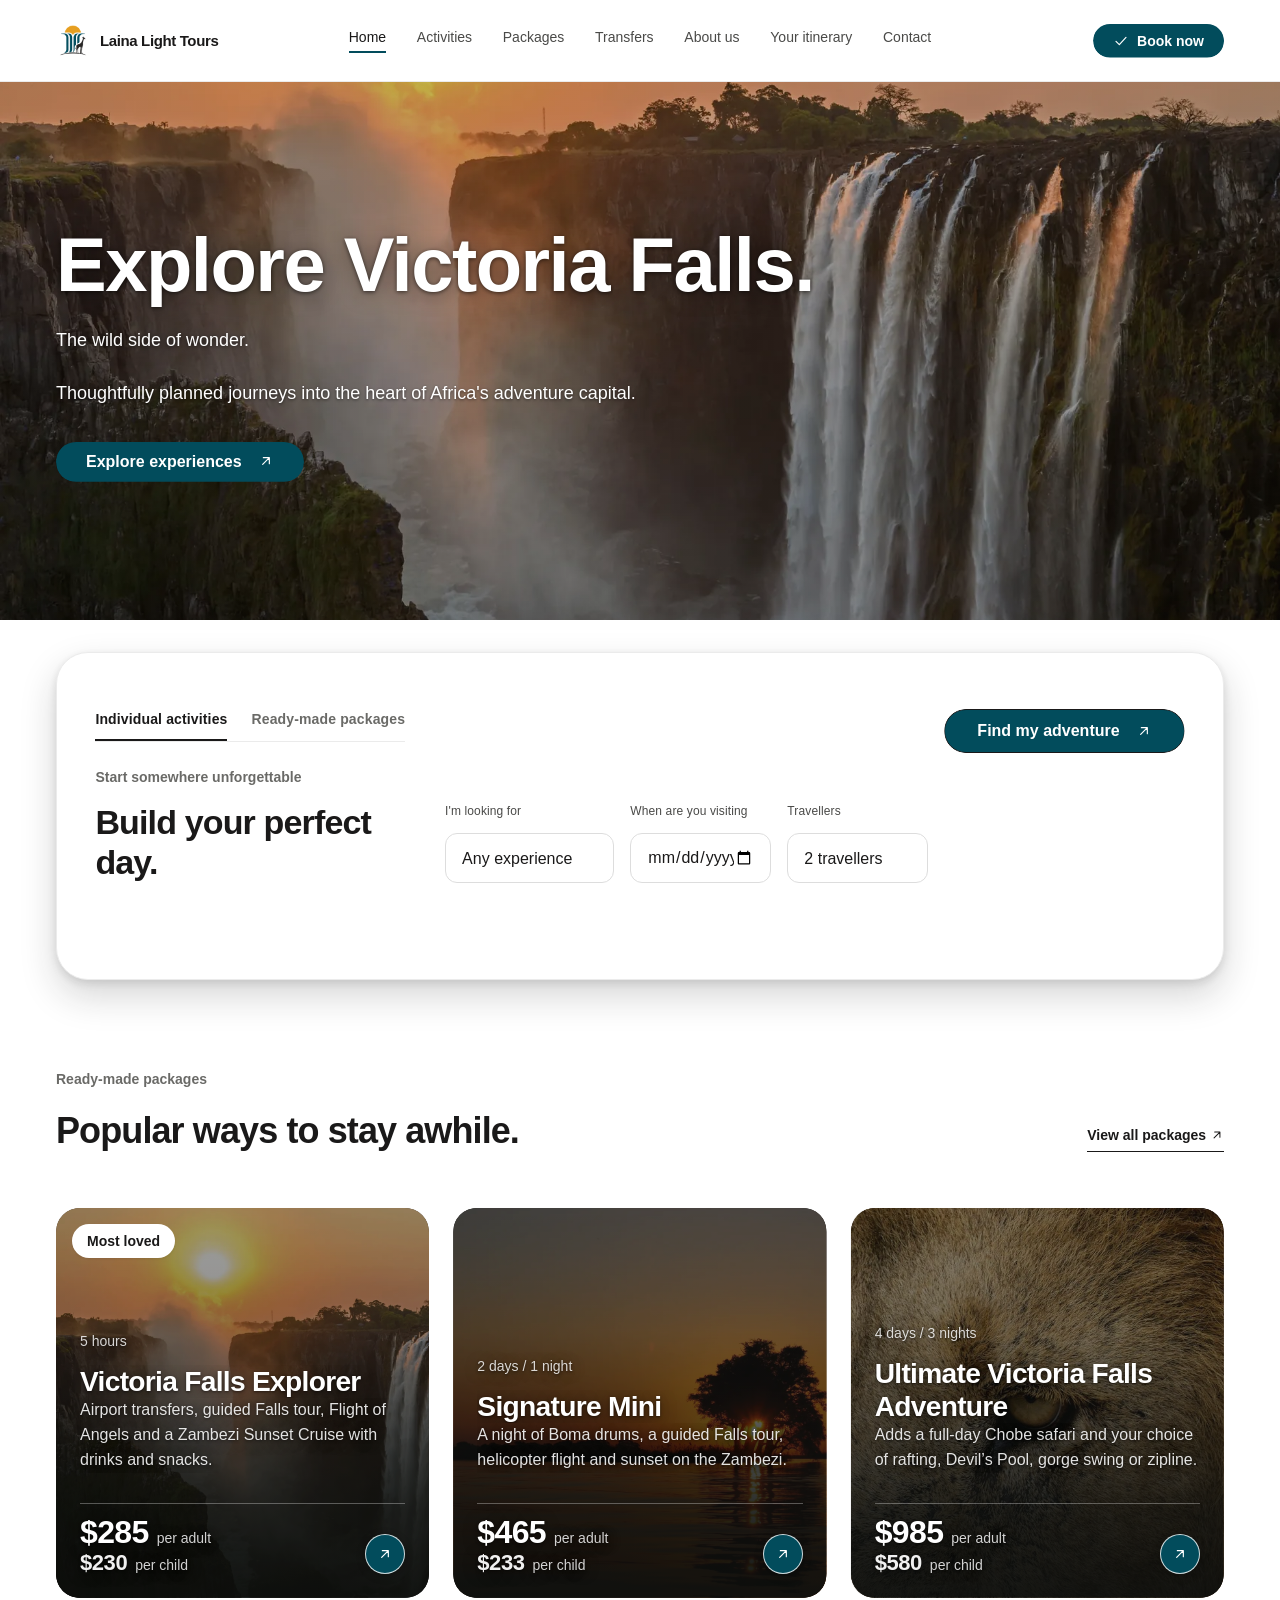
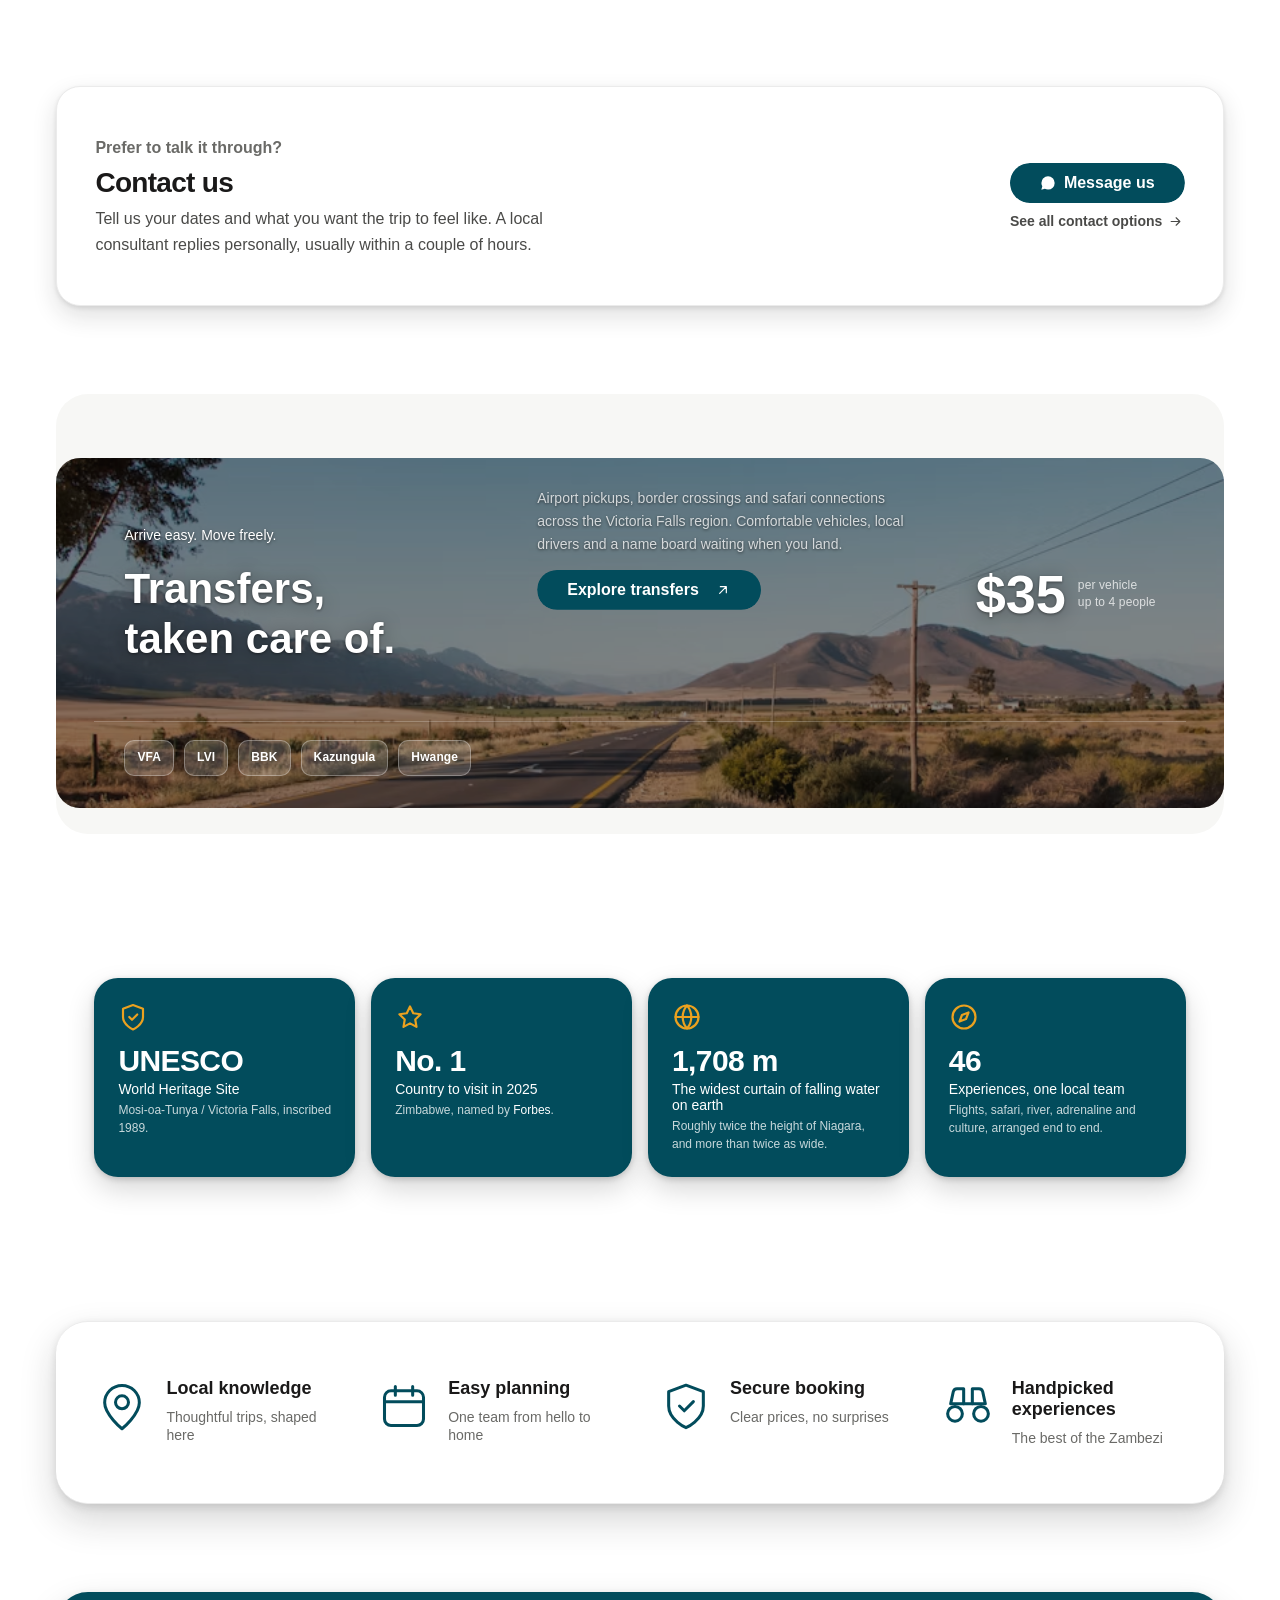
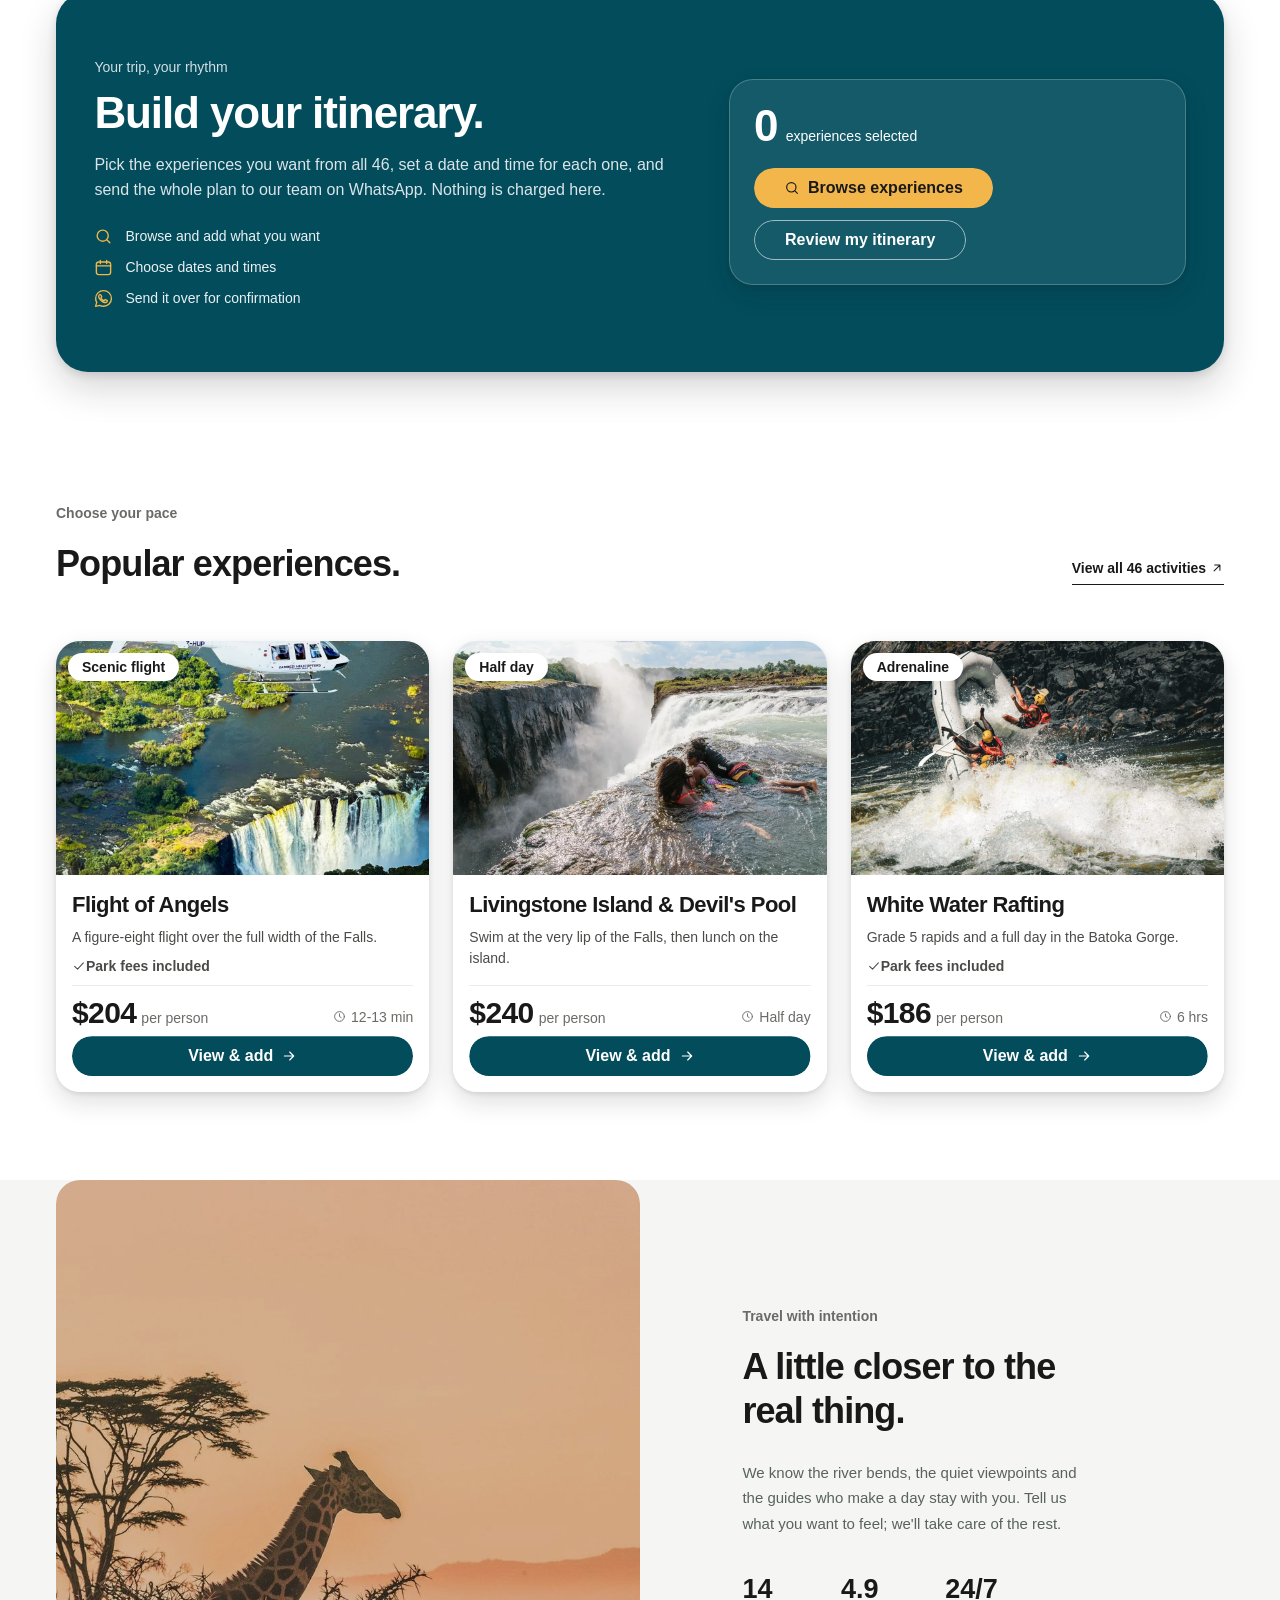
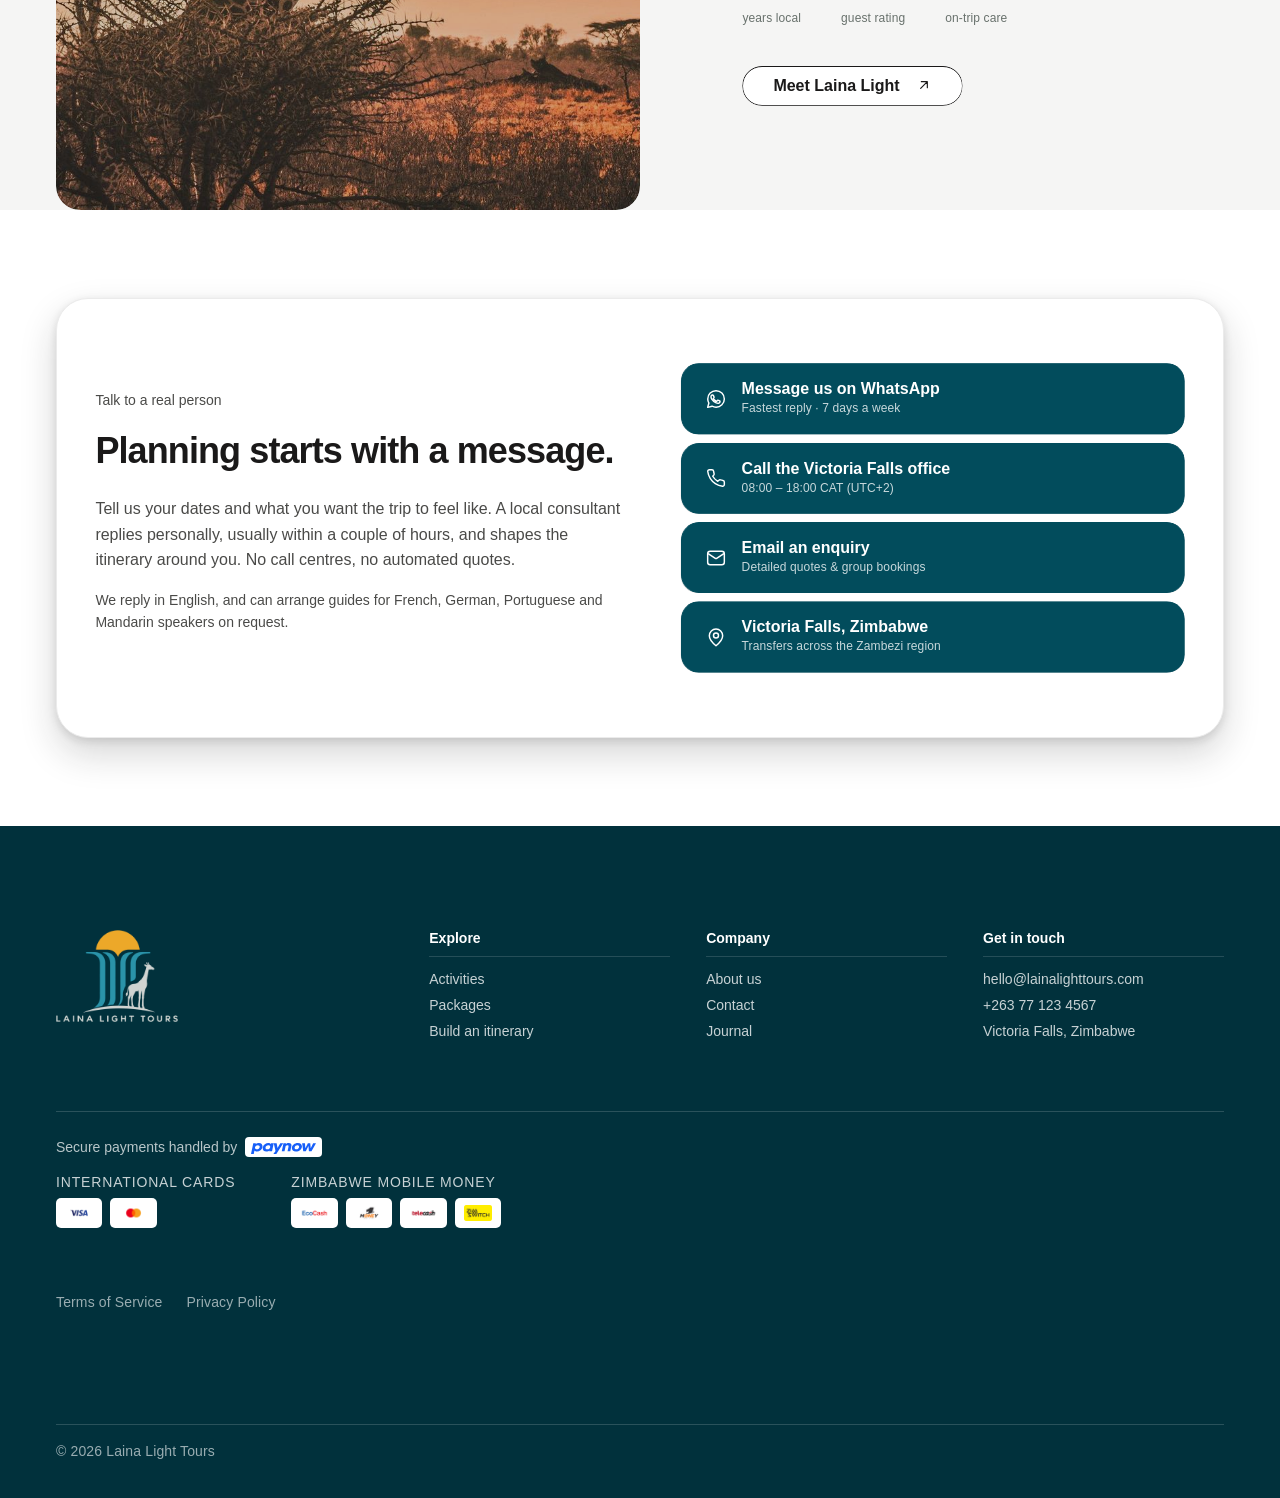
<file: index.html>
<!doctype html>
<html lang="en">
<head>
  <meta charset="UTF-8">
  <meta name="viewport" content="width=device-width, initial-scale=1.0">
  <meta name="description" content="Victoria Falls tour operator. Scenic flights, safaris, river cruises, adrenaline and airport transfers, arranged personally with trusted local partners.">
  <title>Laina Light Tours | Victoria Falls Tours, Safaris & Transfers</title>
    <link rel="preload" as="image" href="hero-waterfall.webp" fetchpriority="high">
  <link rel="stylesheet" href="styles.css?v=202609012115">
  <link rel="stylesheet" href="typography.css?v=202609012115">
  <link rel="stylesheet" href="hero.css?v=202609012115">
  <link rel="stylesheet" href="image-treatment.css?v=202609012115">
  <link rel="stylesheet" href="nav.css?v=202609012115">
  <link rel="stylesheet" href="card-treatment.css?v=202609012115">
  <link rel="stylesheet" href="story.css?v=202609012115">
  <link rel="stylesheet" href="motion.css?v=202609020826">
  <link rel="stylesheet" href="design-system.css?v=202609020826">
  <link rel="icon" href="/favicon.ico" sizes="any">
  <link rel="icon" type="image/png" sizes="32x32" href="/favicon-32x32.png">
  <link rel="icon" type="image/png" sizes="16x16" href="/favicon-16x16.png">
  <link rel="apple-touch-icon" sizes="180x180" href="/apple-touch-icon.png">
  <link rel="manifest" href="/site.webmanifest">
  <meta name="theme-color" content="#024c5c">

  <link rel="canonical" href="https://laina-light-tours.brandonmuchenje01.workers.dev/">
  <meta property="og:type" content="website">
  <meta property="og:site_name" content="Laina Light Tours">
  <meta property="og:locale" content="en_ZW">
  <meta property="og:url" content="https://laina-light-tours.brandonmuchenje01.workers.dev/">
  <meta property="og:title" content="Laina Light Tours | Victoria Falls Tours, Safaris & Transfers">
  <meta property="og:description" content="Victoria Falls tour operator. Scenic flights, safaris, river cruises, adrenaline and airport transfers, arranged personally with trusted local partners.">
  <meta property="og:image" content="https://laina-light-tours.brandonmuchenje01.workers.dev/hero-waterfall.webp">
  <meta property="og:image:alt" content="Victoria Falls, Zimbabwe">
  <meta name="twitter:card" content="summary_large_image">
  <meta name="twitter:title" content="Laina Light Tours | Victoria Falls Tours, Safaris & Transfers">
  <meta name="twitter:description" content="Victoria Falls tour operator. Scenic flights, safaris, river cruises, adrenaline and airport transfers, arranged personally with trusted local partners.">
  <meta name="twitter:image" content="https://laina-light-tours.brandonmuchenje01.workers.dev/hero-waterfall.webp">
  <script type="application/ld+json">{"@context": "https://schema.org", "@type": "TravelAgency", "@id": "https://laina-light-tours.brandonmuchenje01.workers.dev/#organisation", "name": "Laina Light Tours", "url": "https://laina-light-tours.brandonmuchenje01.workers.dev/", "logo": "https://laina-light-tours.brandonmuchenje01.workers.dev/Laina%20Light%20Tours%20Logo.png", "image": "https://laina-light-tours.brandonmuchenje01.workers.dev/hero-waterfall.webp", "description": "Victoria Falls tour operator specialising in guided activities, adventures and packages, working with trusted local partners.", "address": {"@type": "PostalAddress", "addressLocality": "Victoria Falls", "addressCountry": "ZW"}, "areaServed": [{"@type": "Place", "name": "Victoria Falls, Zimbabwe"}, {"@type": "Place", "name": "Livingstone, Zambia"}, {"@type": "Place", "name": "Kasane, Botswana"}, {"@type": "Place", "name": "Hwange National Park"}], "currenciesAccepted": "USD", "paymentAccepted": "Visa, Mastercard, EcoCash, OneMoney, Telecash, ZimSwitch", "knowsLanguage": ["en"]}</script>
  <script type="application/ld+json">{"@context": "https://schema.org", "@type": "WebSite", "@id": "https://laina-light-tours.brandonmuchenje01.workers.dev/#website", "url": "https://laina-light-tours.brandonmuchenje01.workers.dev/", "name": "Laina Light Tours", "publisher": {"@id": "https://laina-light-tours.brandonmuchenje01.workers.dev/#organisation"}, "inLanguage": "en"}</script>
  <script type="application/ld+json">{"@context": "https://schema.org", "@type": "TouristAttraction", "name": "Victoria Falls (Mosi-oa-Tunya)", "description": "A UNESCO World Heritage Site on the Zambezi between Zimbabwe and Zambia, and the widest curtain of falling water on earth.", "url": "https://laina-light-tours.brandonmuchenje01.workers.dev/", "image": "https://laina-light-tours.brandonmuchenje01.workers.dev/hero-waterfall.webp", "touristType": ["Adventure", "Wildlife", "Family", "Couples"], "address": {"@type": "PostalAddress", "addressLocality": "Victoria Falls", "addressCountry": "ZW"}}</script>
</head>
<body>
<svg xmlns="http://www.w3.org/2000/svg" style="display:none" aria-hidden="true" focusable="false"><defs>
<symbol id="i-arrow-up-right" viewBox="0 0 24 24"><path d="M7 17 17 7M8 7h9v9"/></symbol>
<symbol id="i-arrow-down" viewBox="0 0 24 24"><path d="M12 5v14M6 13l6 6 6-6"/></symbol>
<symbol id="i-arrow-right" viewBox="0 0 24 24"><path d="M5 12h14M13 6l6 6-6 6"/></symbol>
<symbol id="i-menu" viewBox="0 0 24 24"><path d="M4 7h16M4 12h16M4 17h16"/></symbol>
<symbol id="i-close" viewBox="0 0 24 24"><path d="M6 6l12 12M18 6L6 18"/></symbol>
<symbol id="i-whatsapp" viewBox="0 0 24 24"><path d="M12.04 2A9.9 9.9 0 0 0 2.1 11.9a9.8 9.8 0 0 0 1.35 4.96L2 22l5.28-1.38a9.9 9.9 0 0 0 4.76 1.21h.01A9.9 9.9 0 0 0 22 11.94 9.9 9.9 0 0 0 12.04 2Z"/><path d="M8.6 7.6c-.2-.45-.4-.46-.6-.47h-.5a1 1 0 0 0-.72.34A3 3 0 0 0 6 9.7c0 1.3.95 2.55 1.08 2.73.13.17 1.84 2.94 4.55 4 2.25.88 2.71.7 3.2.66.49-.04 1.57-.64 1.79-1.26.22-.62.22-1.15.16-1.26-.07-.11-.24-.17-.5-.3-.27-.14-1.57-.78-1.81-.86-.25-.09-.42-.13-.6.13-.17.26-.68.86-.83 1.03-.15.18-.3.2-.57.07a7.2 7.2 0 0 1-2.13-1.31 8 8 0 0 1-1.47-1.83c-.15-.26-.01-.4.12-.53.12-.12.26-.3.4-.46.12-.15.16-.26.25-.44.08-.17.04-.33-.02-.46-.07-.13-.6-1.43-.82-1.96Z"/></symbol>
<symbol id="i-phone" viewBox="0 0 24 24"><path d="M22 16.9v3a2 2 0 0 1-2.2 2 19.8 19.8 0 0 1-8.6-3.1 19.5 19.5 0 0 1-6-6A19.8 19.8 0 0 1 2.1 4.2 2 2 0 0 1 4.1 2h3a2 2 0 0 1 2 1.7c.1 1 .3 1.9.6 2.8a2 2 0 0 1-.5 2.1L8.1 9.9a16 16 0 0 0 6 6l1.3-1.1a2 2 0 0 1 2.1-.5c.9.3 1.8.5 2.8.6a2 2 0 0 1 1.7 2Z"/></symbol>
<symbol id="i-mail" viewBox="0 0 24 24"><rect x="2" y="4" width="20" height="16" rx="3"/><path d="m3 7 8.2 5.5a1.6 1.6 0 0 0 1.6 0L21 7"/></symbol>
<symbol id="i-pin" viewBox="0 0 24 24"><path d="M20 10.5c0 5.4-8 12-8 12s-8-6.6-8-12a8 8 0 1 1 16 0Z"/><circle cx="12" cy="10.3" r="3"/></symbol>
<symbol id="i-clock" viewBox="0 0 24 24"><circle cx="12" cy="12" r="9"/><path d="M12 7.2V12l3.2 2"/></symbol>
<symbol id="i-users" viewBox="0 0 24 24"><path d="M16 20v-1.6a4 4 0 0 0-4-4H6a4 4 0 0 0-4 4V20"/><circle cx="9" cy="7.4" r="3.4"/><path d="M22 20v-1.6a4 4 0 0 0-3-3.9M16.5 4.2a4 4 0 0 1 0 6.4"/></symbol>
<symbol id="i-calendar" viewBox="0 0 24 24"><rect x="3" y="5" width="18" height="16" rx="3"/><path d="M3 10h18M8 3v4M16 3v4"/></symbol>
<symbol id="i-search" viewBox="0 0 24 24"><circle cx="11" cy="11" r="7"/><path d="m20 20-3.6-3.6"/></symbol>
<symbol id="i-compass" viewBox="0 0 24 24"><circle cx="12" cy="12" r="9.2"/><path d="m15.6 8.4-2 5.2-5.2 2 2-5.2 5.2-2Z"/></symbol>
<symbol id="i-shield-check" viewBox="0 0 24 24"><path d="M12 22s8-3.6 8-10V5.4l-8-3-8 3V12c0 6.4 8 10 8 10Z"/><path d="m9 12 2.2 2.2L15.4 10"/></symbol>
<symbol id="i-sparkle" viewBox="0 0 24 24"><path d="M12 3.2 13.9 9l5.8 1.9-5.8 1.9L12 18.6 10.1 12.8 4.3 10.9 10.1 9 12 3.2Z"/></symbol>
<symbol id="i-route" viewBox="0 0 24 24"><circle cx="6" cy="19" r="2.6"/><circle cx="18" cy="5" r="2.6"/><path d="M15.4 5H9a3 3 0 0 0 0 6h6a3 3 0 0 1 0 6H8.6"/></symbol>
<symbol id="i-star" viewBox="0 0 24 24"><path d="m12 3.6 2.6 5.4 5.9.8-4.3 4.2 1 5.9-5.2-2.8-5.2 2.8 1-5.9L3.5 9.8l5.9-.8L12 3.6Z"/></symbol>
<symbol id="i-check" viewBox="0 0 24 24"><path d="m4.5 12.5 5 5 10-11"/></symbol>
<symbol id="i-globe" viewBox="0 0 24 24"><circle cx="12" cy="12" r="9.2"/><path d="M2.8 12h18.4M12 2.8a14 14 0 0 1 0 18.4 14 14 0 0 1 0-18.4Z"/></symbol>
<symbol id="i-plane" viewBox="0 0 24 24"><path d="M10.2 13.8 3 12l18-7.6-4.2 17.2-3.6-6.4-3 4.2v-4.4"/></symbol>
<symbol id="i-boat" viewBox="0 0 24 24"><path d="M3 18.4c1.6 0 1.6 1.4 3.2 1.4s1.6-1.4 3.2-1.4 1.6 1.4 3.2 1.4 1.6-1.4 3.2-1.4 1.6 1.4 3.2 1.4"/><path d="M4.6 15.4 6 10.2h12l1.4 5.2M12 10.2V5M8.6 5h6.8"/></symbol>
<symbol id="i-binoculars" viewBox="0 0 24 24"><path d="M7 4h3v7H4l1.2-5.6A1.8 1.8 0 0 1 7 4ZM17 4h-3v7h6l-1.2-5.6A1.8 1.8 0 0 0 17 4Z"/><circle cx="6" cy="15.6" r="3.4"/><circle cx="18" cy="15.6" r="3.4"/><path d="M10 11h4"/></symbol>
</defs></svg>
  <header class="site-header hero-header">
    <a class="brand" href="index.html"><span>Laina Light <em>Tours</em></span></a>
    <button class="menu-toggle" aria-label="Open navigation"><svg class="icon" aria-hidden="true"><use href="#i-menu"/></svg></button>
    <nav class="main-nav"><a class="active" aria-current="page" href="index.html">Home</a><a href="activities.html">Activities</a><a href="packages.html">Packages</a><a href="transfers.html">Transfers</a><a href="about.html">About us</a><a href="itinerary.html">Your itinerary</a><a href="index.html#contact">Contact</a></nav>
    <a class="header-cart" href="itinerary.html" data-squircle aria-label="Book now — open your itinerary"><svg class="icon" aria-hidden="true"><use href="#i-check"/></svg><span>Book now</span><span class="btn-count" data-cart-count hidden>0</span></a>
  </header>

  <main>
    <section class="hero">
      <div class="hero-copy">
        <h1>Explore <i>Victoria&nbsp;Falls.</i></h1>
        <p class="hero-kicker">The wild side of wonder.</p>
        <p class="hero-text">Thoughtfully planned journeys into the heart of Africa's adventure capital.</p>
        <div class="hero-actions"><a class="button button-light" data-squircle href="activities.html">Explore experiences <span class="cta-ico"><svg class="icon" aria-hidden="true"><use href="#i-arrow-up-right"/></svg></span></a></div>
      </div>
      <div class="hero-scroll">Scroll to discover <span class="cta-ico"><svg class="icon" aria-hidden="true"><use href="#i-arrow-down"/></svg></span></div>
    </section>

    <section class="booking-wrap" id="booking">
      <div class="booking-intro"><div class="search-tabs" role="tablist" aria-label="Choose your trip type"><button class="search-tab active" type="button" data-booking-mode="activities" role="tab" aria-selected="true">Individual activities</button><button class="search-tab" type="button" data-booking-mode="packages" role="tab" aria-selected="false">Ready-made packages</button></div><p class="eyebrow">Start somewhere unforgettable</p><h2>Build your <i>perfect day.</i></h2></div>
      <form class="booking-form" id="booking-form">
        <label>I'm looking for<select name="type"><option>Any experience</option><option>Flights over the Falls</option><option>Wildlife & safari</option><option>River cruises</option><option>Adrenaline</option></select></label>
        <label>When are you visiting<input type="date" name="date"></label>
        <label>Travellers<select name="travellers"><option>2 travellers</option><option>1 traveller</option><option>3 travellers</option><option>4+ travellers</option></select></label>
        <button class="button button-dark" data-squircle type="submit">Find my adventure <span class="cta-ico"><svg class="icon" aria-hidden="true"><use href="#i-arrow-up-right"/></svg></span></button>
      </form>
      <p class="booking-message" id="booking-message" aria-live="polite"></p>
    </section>

    <section class="section packages-section" id="formal-packages"><div class="section-heading"><div><p class="eyebrow">Ready-made packages</p><h2>Popular ways <i>to stay awhile.</i></h2></div><a class="text-link" href="packages.html">View all packages <svg class="icon" aria-hidden="true"><use href="#i-arrow-up-right"/></svg></a></div><div class="package-grid"><article class="package-card package-featured" data-reveal data-squircle><div class="package-image"><img src="hero-waterfall.webp" alt="Victoria Falls at sunset" loading="lazy" decoding="async" width="1800" height="1198"></div><div class="package-card-body" data-reveal><span class="package-label">Most loved</span><div class="package-content"><p class="package-days">5 hours</p><h3>Victoria Falls <i>Explorer</i></h3><p class="package-copy">Airport transfers, guided Falls tour, Flight of Angels and a Zambezi Sunset Cruise with drinks and snacks.</p></div><div class="package-footer"><div class="price-block"><div class="price-row"><strong>$285</strong><span>per adult</span></div><div class="price-row is-child"><strong>$230</strong><span>per child</span></div></div><span class="circle-arrow"><svg class="icon" aria-hidden="true"><use href="#i-arrow-up-right"/></svg></span></div></div></article><article class="package-card" data-reveal data-squircle><div class="package-image"><img src="signature-mini.webp" alt="Signature Mini" loading="lazy" decoding="async" width="1800" height="1035"></div><div class="package-card-body" data-reveal><div class="package-content"><p class="package-days">2 days / 1 night</p><h3>Signature <i>Mini</i></h3><p class="package-copy">A night of Boma drums, a guided Falls tour, helicopter flight and sunset on the Zambezi.</p></div><div class="package-footer"><div class="price-block"><div class="price-row"><strong>$465</strong><span>per adult</span></div><div class="price-row is-child"><strong>$233</strong><span>per child</span></div></div><span class="circle-arrow"><svg class="icon" aria-hidden="true"><use href="#i-arrow-up-right"/></svg></span></div></div></article><article class="package-card" data-reveal data-squircle><div class="package-image"><img src="Meet%20the%20wild.jpg" alt="Ultimate Victoria Falls Adventure" loading="lazy" decoding="async" width="800" height="1200"></div><div class="package-card-body" data-reveal><div class="package-content"><p class="package-days">4 days / 3 nights</p><h3>Ultimate Victoria Falls <i>Adventure</i></h3><p class="package-copy">Adds a full-day Chobe safari and your choice of rafting, Devil&rsquo;s Pool, gorge swing or zipline.</p></div><div class="package-footer"><div class="price-block"><div class="price-row"><strong>$985</strong><span>per adult</span></div><div class="price-row is-child"><strong>$580</strong><span>per child</span></div></div><span class="circle-arrow"><svg class="icon" aria-hidden="true"><use href="#i-arrow-up-right"/></svg></span></div></div></article></div></section>

    <section class="talk-card"><div class="talk-card__copy"><p class="eyebrow">Prefer to talk it through?</p><h2>Contact us</h2><p>Tell us your dates and what you want the trip to feel like. A local consultant replies personally, usually within a couple of hours.</p></div><div class="talk-card__actions"><a class="button button-light" data-squircle href="https://wa.me/263771234567?text=Hello%20Laina%20Light%20Tours%2C%20I%27d%20like%20to%20book."><svg class="icon" aria-hidden="true"><use href="#i-whatsapp"/></svg>Message us</a><a class="talk-card__alt" href="index.html#contact">See all contact options <svg class="icon" aria-hidden="true"><use href="#i-arrow-right"/></svg></a></div></section>

    <section class="home-transfers"><div class="home-transfers-image"><img src="Road.avif" alt="Road through the Victoria Falls region" loading="lazy" decoding="async" width="870" height="580"></div><div class="home-transfers-heading"><p class="eyebrow">Arrive easy. Move freely.</p><h2>Transfers, <i>taken care of.</i></h2></div><div class="home-transfers-copy"><p>Airport pickups, border crossings and safari connections across the Victoria Falls region. Comfortable vehicles, local drivers and a name board waiting when you land.</p><a class="button button-light" data-squircle href="transfers.html">Explore transfers <span class="cta-ico"><svg class="icon" aria-hidden="true"><use href="#i-arrow-up-right"/></svg></span></a></div><div class="home-transfer-price"><strong>$35</strong><span>per vehicle<br>up to 4 people</span></div><div class="home-transfer-routes"><span>VFA</span><span>LVI</span><span>BBK</span><span>Kazungula</span><span>Hwange</span></div></section>

    
    <section class="credentials" aria-label="Why Victoria Falls">
      <div class="credential" data-reveal><svg class="icon" aria-hidden="true"><use href="#i-shield-check"/></svg>
        <strong>UNESCO</strong>
        <span>World Heritage Site</span>
        <small>Mosi-oa-Tunya / Victoria Falls, inscribed 1989.</small>
      </div>
      <div class="credential" data-reveal><svg class="icon" aria-hidden="true"><use href="#i-star"/></svg>
        <strong>No. 1</strong>
        <span>Country to visit in 2025</span>
        <small>Zimbabwe, named by <em>Forbes</em>.</small>
      </div>
      <div class="credential" data-reveal><svg class="icon" aria-hidden="true"><use href="#i-globe"/></svg>
        <strong>1,708 m</strong>
        <span>The widest curtain of falling water on earth</span>
        <small>Roughly twice the height of Niagara, and more than twice as wide.</small>
      </div>
      <div class="credential" data-reveal><svg class="icon" aria-hidden="true"><use href="#i-compass"/></svg>
        <strong>46</strong>
        <span>Experiences, one local team</span>
        <small>Flights, safari, river, adrenaline and culture, arranged end to end.</small>
      </div>
    </section>

    <section class="benefits-bar" aria-label="Why book with Laina Light Tours">
      <div class="benefit"><span class="benefit-icon"><svg class="icon" aria-hidden="true"><use href="#i-pin"/></svg></span><div><strong>Local knowledge</strong><span>Thoughtful trips, shaped here</span></div></div>
      <div class="benefit"><span class="benefit-icon"><svg class="icon" aria-hidden="true"><use href="#i-calendar"/></svg></span><div><strong>Easy planning</strong><span>One team from hello to home</span></div></div>
      <div class="benefit"><span class="benefit-icon"><svg class="icon" aria-hidden="true"><use href="#i-shield-check"/></svg></span><div><strong>Secure booking</strong><span>Clear prices, no surprises</span></div></div>
      <div class="benefit"><span class="benefit-icon"><svg class="icon" aria-hidden="true"><use href="#i-binoculars"/></svg></span><div><strong>Handpicked experiences</strong><span>The best of the Zambezi</span></div></div>
    </section>

    <section class="build-cta" id="customize"><div class="build-copy"><p class="eyebrow">Your trip, your rhythm</p><h2>Build your itinerary.</h2><p>Pick the experiences you want from all 46, set a date and time for each one, and send the whole plan to our team on WhatsApp. Nothing is charged here.</p><ul class="build-steps"><li><svg class="icon" aria-hidden="true"><use href="#i-search"/></svg><span>Browse and add what you want</span></li><li><svg class="icon" aria-hidden="true"><use href="#i-calendar"/></svg><span>Choose dates and times</span></li><li><svg class="icon" aria-hidden="true"><use href="#i-whatsapp"/></svg><span>Send it over for confirmation</span></li></ul></div><div class="build-actions"><p class="build-count"><strong id="itinerary-count">0</strong><span>experiences selected</span></p><a class="button button-light" data-squircle href="activities.html"><svg class="icon" aria-hidden="true"><use href="#i-search"/></svg> Browse experiences</a><a class="button button-dark build-secondary" data-squircle href="itinerary.html">Review my itinerary <span class="btn-count" data-cart-count hidden>0</span></a></div></section>

    <section class="section discover" id="experiences"><div class="section-heading"><div><p class="eyebrow">Choose your pace</p><h2>Popular <i>experiences.</i></h2></div><a class="text-link" href="activities.html">View all 46 activities <svg class="icon" aria-hidden="true"><use href="#i-arrow-up-right"/></svg></a></div><div class="pick-grid"><article class="pick-card" data-reveal><div class="pick-media"><span class="pick-tag">Scenic flight</span><img src="Laina-Light-Tours-Activities-Images-Copilot/activities/flight-of-angels-helicopter-01.webp" alt="Flight of Angels" loading="lazy" width="1080" height="1080"></div><div class="pick-body"><h3>Flight of Angels</h3><p>A figure-eight flight over the full width of the Falls.</p><p class="pick-incl"><svg class="icon" aria-hidden="true"><use href="#i-check"/></svg>Park fees included</p><div class="pick-foot"><div class="pick-price"><strong>$204</strong><span>per person</span></div><span class="pick-dur"><svg class="icon" aria-hidden="true"><use href="#i-clock"/></svg>12-13 min</span></div><a class="button button-light pick-cta" data-squircle href="activities.html">View &amp; add <svg class="icon" aria-hidden="true"><use href="#i-arrow-right"/></svg></a></div></article><article class="pick-card" data-reveal><div class="pick-media"><span class="pick-tag">Half day</span><img src="More Images/Spiritedpursuit_leelitumbe_devilspool_zambia-25.webp" alt="Livingstone Island and Devil's Pool" loading="lazy" width="1200" height="800"></div><div class="pick-body"><h3>Livingstone Island &amp; Devil's Pool</h3><p>Swim at the very lip of the Falls, then lunch on the island.</p><div class="pick-foot"><div class="pick-price"><strong>$240</strong><span>per person</span></div><span class="pick-dur"><svg class="icon" aria-hidden="true"><use href="#i-clock"/></svg>Half day</span></div><a class="button button-light pick-cta" data-squircle href="activities.html">View &amp; add <svg class="icon" aria-hidden="true"><use href="#i-arrow-right"/></svg></a></div></article><article class="pick-card" data-reveal><div class="pick-media"><span class="pick-tag">Adrenaline</span><img src="Laina-Light-Tours-Activities-Images-Copilot/activities/white-water-rafting-day-trip.jpeg" alt="White Water Rafting" loading="lazy" width="768" height="432"></div><div class="pick-body"><h3>White Water Rafting</h3><p>Grade 5 rapids and a full day in the Batoka Gorge.</p><p class="pick-incl"><svg class="icon" aria-hidden="true"><use href="#i-check"/></svg>Park fees included</p><div class="pick-foot"><div class="pick-price"><strong>$186</strong><span>per person</span></div><span class="pick-dur"><svg class="icon" aria-hidden="true"><use href="#i-clock"/></svg>6 hrs</span></div><a class="button button-light pick-cta" data-squircle href="activities.html">View &amp; add <svg class="icon" aria-hidden="true"><use href="#i-arrow-right"/></svg></a></div></article></div></section>

    <section class="split-section" id="why-us"><div class="split-image"><img src="harshil-gudka-kfxEUCTUeyg-unsplash.jpg" alt="A giraffe among acacia at sunset on the savanna" loading="lazy" width="1400" height="932"></div><div class="split-copy"><p class="eyebrow">Travel with intention</p><h2>A little closer to the <i>real thing.</i></h2><p>We know the river bends, the quiet viewpoints and the guides who make a day stay with you. Tell us what you want to feel; we'll take care of the rest.</p><div class="stat-row"><div><strong>14</strong><span>years local</span></div><div><strong>4.9</strong><span>guest rating</span></div><div><strong>24/7</strong><span>on-trip care</span></div></div><a class="button button-dark" data-squircle href="#contact">Meet Laina Light <span class="cta-ico"><svg class="icon" aria-hidden="true"><use href="#i-arrow-up-right"/></svg></span></a></div></section>

    <section class="contact-section" id="contact">
      <div class="contact-copy">
        <p class="eyebrow">Talk to a real person</p>
        <h2>Planning starts <i>with a message.</i></h2>
        <p>Tell us your dates and what you want the trip to feel like. A local consultant replies personally, usually within a couple of hours, and shapes the itinerary around you. No call centres, no automated quotes.</p>
        <p class="contact-note">We reply in English, and can arrange guides for French, German, Portuguese and Mandarin speakers on request.</p>
      </div>
      <div class="contact-methods">
        <a class="contact-method" data-squircle href="https://wa.me/{WA}?text=Hello%20Laina%20Light%20Tours%2C%20I%27d%20like%20to%20plan%20a%20trip.">
          <svg class="icon" aria-hidden="true"><use href="#i-whatsapp"/></svg>
          <div><strong>Message us on WhatsApp</strong><span>Fastest reply · 7 days a week</span></div>
        </a>
        <a class="contact-method" data-squircle href="tel:+263771234567" data-autofill="off">
          <svg class="icon" aria-hidden="true"><use href="#i-phone"/></svg>
          <div><strong>Call the Victoria Falls office</strong><span>08:00 – 18:00 CAT (UTC+2)</span></div>
        </a>
        <a class="contact-method" data-squircle href="mailto:hello@lainalighttours.com" data-autofill="off">
          <svg class="icon" aria-hidden="true"><use href="#i-mail"/></svg>
          <div><strong>Email an enquiry</strong><span>Detailed quotes &amp; group bookings</span></div>
        </a>
        <div class="contact-method" data-squircle style="cursor:default">
          <svg class="icon" aria-hidden="true"><use href="#i-pin"/></svg>
          <div><strong>Victoria Falls, Zimbabwe</strong><span>Transfers across the Zambezi region</span></div>
        </div>
      </div>
    </section>
  </main>
  <footer class="site-footer"><div class="footer-brand"><a class="brand" href="index.html"><span>Laina Light <em>Tours</em></span></a></div><div class="footer-column"><h3>Explore</h3><a href="activities.html">Activities</a><a href="packages.html">Packages</a><a href="#customize">Build an itinerary</a></div><div class="footer-column"><h3>Company</h3><a href="about.html">About us</a><a href="#contact">Contact</a><a href="#contact">Journal</a></div><div class="footer-column"><h3>Get in touch</h3><a href="mailto:hello@lainalighttours.com">hello@lainalighttours.com</a><a href="tel:+263771234567">+263 77 123 4567</a><span>Victoria Falls, Zimbabwe</span></div><div class="footer-payments"><p class="footer-payments__label">Secure payments handled by <img src="images/payments/paynow.svg" alt="Paynow" class="paynow-mark" loading="lazy"></p><div class="payment-groups"><div class="payment-group"><span class="payment-group__label">International cards</span><ul class="payment-logos"><li><img src="images/payments/logo-4-visa.png" alt="Visa" loading="lazy" width="128" height="72"></li><li><img src="images/payments/logo-5-mastercard.png" alt="Mastercard" loading="lazy" width="128" height="72"></li></ul></div><div class="payment-group"><span class="payment-group__label">Zimbabwe mobile money</span><ul class="payment-logos"><li><img src="images/payments/logo-1-ecocash.png" alt="EcoCash" loading="lazy" width="128" height="72"></li><li><img src="images/payments/logo-2-money-1.png" alt="OneMoney" loading="lazy" width="128" height="72"></li><li><img src="images/payments/logo-3-telecash.png" alt="Telecash" loading="lazy" width="128" height="72"></li><li><img src="images/payments/logo-6-zimswitch.png" alt="ZimSwitch" loading="lazy" width="128" height="72"></li></ul></div></div></div><div class="footer-legal"><a href="terms.html">Terms of Service</a><a href="privacy.html">Privacy Policy</a></div><div class="footer-bottom"><span>© 2026 Laina Light Tours</span></div></footer>
  <script src="script.js?v=202609020826"></script>
  <script src="squircle.js?v=202609020826"></script>
</body>
</html>
</file>
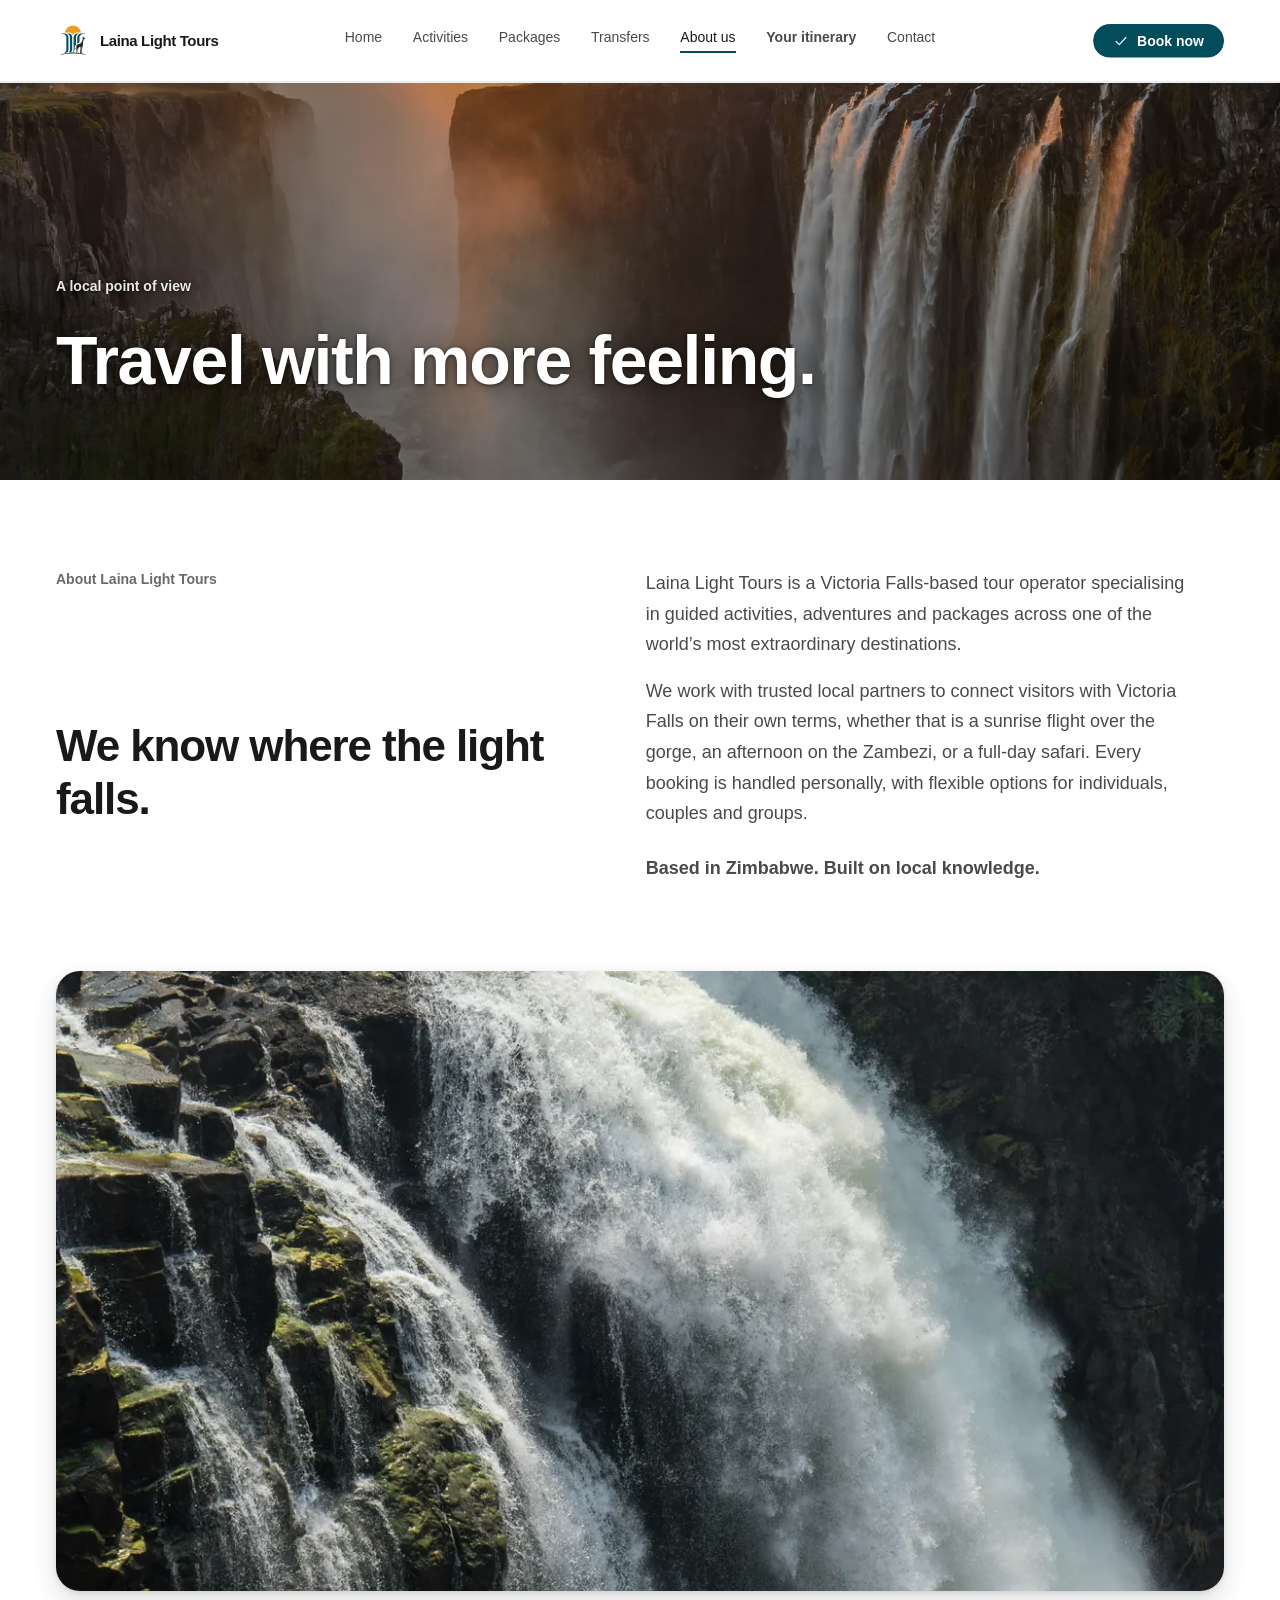
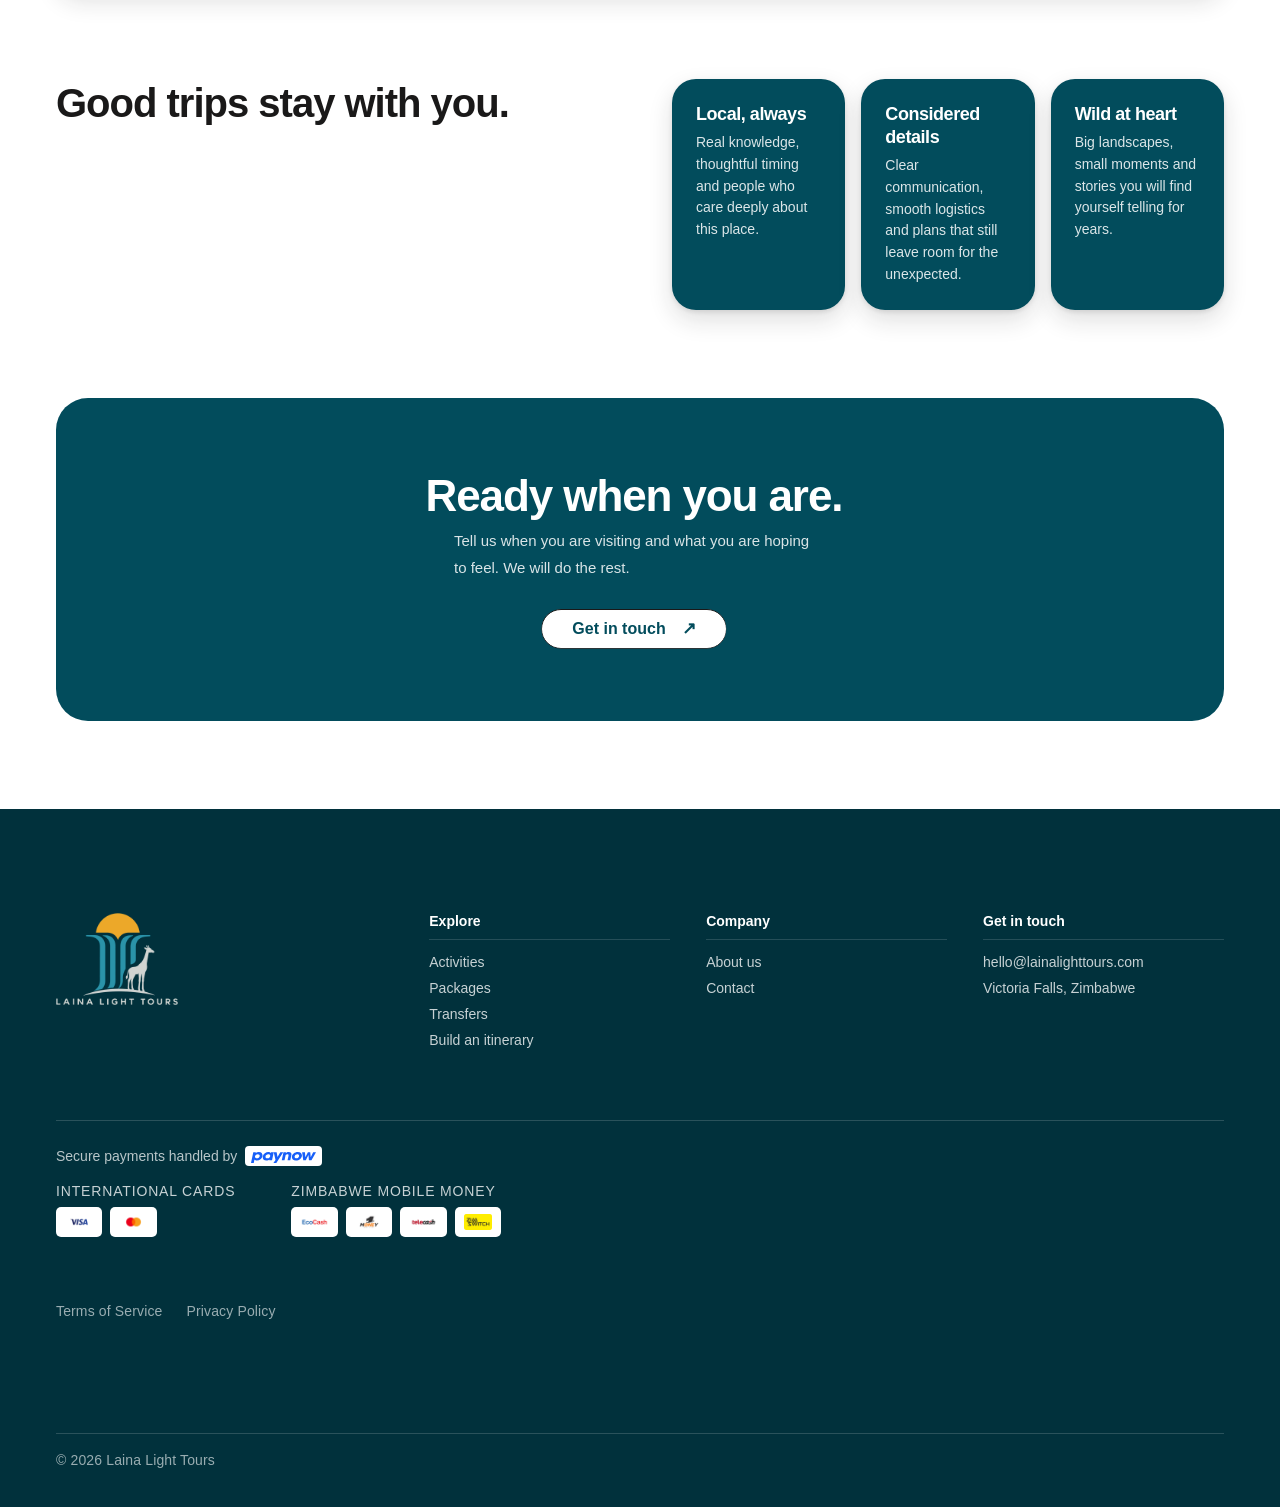
<file: about.html>
<!doctype html>
<html lang="en">
<head>
  <meta charset="UTF-8">
  <meta name="viewport" content="width=device-width, initial-scale=1.0">
  <meta name="description" content="A Victoria Falls tour operator working with trusted local partners. Every booking handled personally, for individuals, couples and groups.">
  <title>About Laina Light Tours | Victoria Falls, Zimbabwe</title>
    <link rel="preload" as="image" href="hero-waterfall.webp" fetchpriority="high">
  <link rel="stylesheet" href="styles.css?v=202609012115">
  <link rel="stylesheet" href="typography.css?v=202609012115">
  <link rel="stylesheet" href="image-treatment.css?v=202609012115">
  <link rel="stylesheet" href="nav.css?v=202609012115">
  <link rel="stylesheet" href="card-treatment.css?v=202609012115">
  <link rel="stylesheet" href="story.css?v=202609012115">
  <link rel="stylesheet" href="motion.css?v=202609020826">
  <link rel="stylesheet" href="design-system.css?v=202609020826">
  <link rel="icon" href="/favicon.ico" sizes="any">
  <link rel="icon" type="image/png" sizes="32x32" href="/favicon-32x32.png">
  <link rel="icon" type="image/png" sizes="16x16" href="/favicon-16x16.png">
  <link rel="apple-touch-icon" sizes="180x180" href="/apple-touch-icon.png">
  <link rel="manifest" href="/site.webmanifest">
  <meta name="theme-color" content="#024c5c">

  <link rel="canonical" href="https://laina-light-tours.brandonmuchenje01.workers.dev/about">
  <meta property="og:type" content="website">
  <meta property="og:site_name" content="Laina Light Tours">
  <meta property="og:locale" content="en_ZW">
  <meta property="og:url" content="https://laina-light-tours.brandonmuchenje01.workers.dev/about">
  <meta property="og:title" content="About Laina Light Tours | Victoria Falls, Zimbabwe">
  <meta property="og:description" content="A Victoria Falls tour operator working with trusted local partners. Every booking handled personally, for individuals, couples and groups.">
  <meta property="og:image" content="https://laina-light-tours.brandonmuchenje01.workers.dev/falls-from-the-sky.webp">
  <meta property="og:image:alt" content="Victoria Falls, Zimbabwe">
  <meta name="twitter:card" content="summary_large_image">
  <meta name="twitter:title" content="About Laina Light Tours | Victoria Falls, Zimbabwe">
  <meta name="twitter:description" content="A Victoria Falls tour operator working with trusted local partners. Every booking handled personally, for individuals, couples and groups.">
  <meta name="twitter:image" content="https://laina-light-tours.brandonmuchenje01.workers.dev/falls-from-the-sky.webp">
  <script type="application/ld+json">{"@context": "https://schema.org", "@type": "BreadcrumbList", "itemListElement": [{"@type": "ListItem", "position": 1, "name": "Home", "item": "https://laina-light-tours.brandonmuchenje01.workers.dev/"}, {"@type": "ListItem", "position": 2, "name": "About us", "item": "https://laina-light-tours.brandonmuchenje01.workers.dev/about"}]}</script>
</head>
<body class="about-page">
<svg xmlns="http://www.w3.org/2000/svg" style="display:none" aria-hidden="true" focusable="false"><defs>
<symbol id="i-arrow-up-right" viewBox="0 0 24 24"><path d="M7 17 17 7M8 7h9v9"/></symbol>
<symbol id="i-arrow-down" viewBox="0 0 24 24"><path d="M12 5v14M6 13l6 6 6-6"/></symbol>
<symbol id="i-arrow-right" viewBox="0 0 24 24"><path d="M5 12h14M13 6l6 6-6 6"/></symbol>
<symbol id="i-menu" viewBox="0 0 24 24"><path d="M4 7h16M4 12h16M4 17h16"/></symbol>
<symbol id="i-close" viewBox="0 0 24 24"><path d="M6 6l12 12M18 6L6 18"/></symbol>
<symbol id="i-whatsapp" viewBox="0 0 24 24"><path d="M12.04 2A9.9 9.9 0 0 0 2.1 11.9a9.8 9.8 0 0 0 1.35 4.96L2 22l5.28-1.38a9.9 9.9 0 0 0 4.76 1.21h.01A9.9 9.9 0 0 0 22 11.94 9.9 9.9 0 0 0 12.04 2Z"/><path d="M8.6 7.6c-.2-.45-.4-.46-.6-.47h-.5a1 1 0 0 0-.72.34A3 3 0 0 0 6 9.7c0 1.3.95 2.55 1.08 2.73.13.17 1.84 2.94 4.55 4 2.25.88 2.71.7 3.2.66.49-.04 1.57-.64 1.79-1.26.22-.62.22-1.15.16-1.26-.07-.11-.24-.17-.5-.3-.27-.14-1.57-.78-1.81-.86-.25-.09-.42-.13-.6.13-.17.26-.68.86-.83 1.03-.15.18-.3.2-.57.07a7.2 7.2 0 0 1-2.13-1.31 8 8 0 0 1-1.47-1.83c-.15-.26-.01-.4.12-.53.12-.12.26-.3.4-.46.12-.15.16-.26.25-.44.08-.17.04-.33-.02-.46-.07-.13-.6-1.43-.82-1.96Z"/></symbol>
<symbol id="i-phone" viewBox="0 0 24 24"><path d="M22 16.9v3a2 2 0 0 1-2.2 2 19.8 19.8 0 0 1-8.6-3.1 19.5 19.5 0 0 1-6-6A19.8 19.8 0 0 1 2.1 4.2 2 2 0 0 1 4.1 2h3a2 2 0 0 1 2 1.7c.1 1 .3 1.9.6 2.8a2 2 0 0 1-.5 2.1L8.1 9.9a16 16 0 0 0 6 6l1.3-1.1a2 2 0 0 1 2.1-.5c.9.3 1.8.5 2.8.6a2 2 0 0 1 1.7 2Z"/></symbol>
<symbol id="i-mail" viewBox="0 0 24 24"><rect x="2" y="4" width="20" height="16" rx="3"/><path d="m3 7 8.2 5.5a1.6 1.6 0 0 0 1.6 0L21 7"/></symbol>
<symbol id="i-pin" viewBox="0 0 24 24"><path d="M20 10.5c0 5.4-8 12-8 12s-8-6.6-8-12a8 8 0 1 1 16 0Z"/><circle cx="12" cy="10.3" r="3"/></symbol>
<symbol id="i-clock" viewBox="0 0 24 24"><circle cx="12" cy="12" r="9"/><path d="M12 7.2V12l3.2 2"/></symbol>
<symbol id="i-users" viewBox="0 0 24 24"><path d="M16 20v-1.6a4 4 0 0 0-4-4H6a4 4 0 0 0-4 4V20"/><circle cx="9" cy="7.4" r="3.4"/><path d="M22 20v-1.6a4 4 0 0 0-3-3.9M16.5 4.2a4 4 0 0 1 0 6.4"/></symbol>
<symbol id="i-calendar" viewBox="0 0 24 24"><rect x="3" y="5" width="18" height="16" rx="3"/><path d="M3 10h18M8 3v4M16 3v4"/></symbol>
<symbol id="i-search" viewBox="0 0 24 24"><circle cx="11" cy="11" r="7"/><path d="m20 20-3.6-3.6"/></symbol>
<symbol id="i-compass" viewBox="0 0 24 24"><circle cx="12" cy="12" r="9.2"/><path d="m15.6 8.4-2 5.2-5.2 2 2-5.2 5.2-2Z"/></symbol>
<symbol id="i-shield-check" viewBox="0 0 24 24"><path d="M12 22s8-3.6 8-10V5.4l-8-3-8 3V12c0 6.4 8 10 8 10Z"/><path d="m9 12 2.2 2.2L15.4 10"/></symbol>
<symbol id="i-sparkle" viewBox="0 0 24 24"><path d="M12 3.2 13.9 9l5.8 1.9-5.8 1.9L12 18.6 10.1 12.8 4.3 10.9 10.1 9 12 3.2Z"/></symbol>
<symbol id="i-route" viewBox="0 0 24 24"><circle cx="6" cy="19" r="2.6"/><circle cx="18" cy="5" r="2.6"/><path d="M15.4 5H9a3 3 0 0 0 0 6h6a3 3 0 0 1 0 6H8.6"/></symbol>
<symbol id="i-star" viewBox="0 0 24 24"><path d="m12 3.6 2.6 5.4 5.9.8-4.3 4.2 1 5.9-5.2-2.8-5.2 2.8 1-5.9L3.5 9.8l5.9-.8L12 3.6Z"/></symbol>
<symbol id="i-check" viewBox="0 0 24 24"><path d="m4.5 12.5 5 5 10-11"/></symbol>
<symbol id="i-globe" viewBox="0 0 24 24"><circle cx="12" cy="12" r="9.2"/><path d="M2.8 12h18.4M12 2.8a14 14 0 0 1 0 18.4 14 14 0 0 1 0-18.4Z"/></symbol>
<symbol id="i-plane" viewBox="0 0 24 24"><path d="M10.2 13.8 3 12l18-7.6-4.2 17.2-3.6-6.4-3 4.2v-4.4"/></symbol>
<symbol id="i-boat" viewBox="0 0 24 24"><path d="M3 18.4c1.6 0 1.6 1.4 3.2 1.4s1.6-1.4 3.2-1.4 1.6 1.4 3.2 1.4 1.6-1.4 3.2-1.4 1.6 1.4 3.2 1.4"/><path d="M4.6 15.4 6 10.2h12l1.4 5.2M12 10.2V5M8.6 5h6.8"/></symbol>
<symbol id="i-binoculars" viewBox="0 0 24 24"><path d="M7 4h3v7H4l1.2-5.6A1.8 1.8 0 0 1 7 4ZM17 4h-3v7h6l-1.2-5.6A1.8 1.8 0 0 0 17 4Z"/><circle cx="6" cy="15.6" r="3.4"/><circle cx="18" cy="15.6" r="3.4"/><path d="M10 11h4"/></symbol>
</defs></svg>

  <header class="site-header">
    <a class="brand" href="index.html"><span>Laina Light <em>Tours</em></span></a>
    <button class="menu-toggle" aria-label="Open navigation">&#9776;</button>
    <nav class="main-nav"><a href="index.html">Home</a><a href="activities.html">Activities</a><a href="packages.html">Packages</a><a href="transfers.html">Transfers</a><a class="active" aria-current="page" href="about.html">About us</a><a href="itinerary.html">Your itinerary</a><a href="index.html#contact">Contact</a></nav>
    <a class="header-cart" href="itinerary.html" data-squircle aria-label="Book now — open your itinerary"><svg class="icon" aria-hidden="true"><use href="#i-check"/></svg><span>Book now</span><span class="btn-count" data-cart-count hidden>0</span></a>
  </header>

  <main>

    <!-- HERO: eyebrow #1 of 2 allowed -->
    <section class="about-hero">
      <p class="eyebrow light">A local point of view</p>
      <h1>Travel with <i>more feeling.</i></h1>
    </section>

    <!-- INTRO: stacked vertical — no split-header -->
    <section class="about-intro about-intro--stacked">
      <p class="eyebrow">About Laina Light Tours</p>
      <h2>We know where the light <i>falls.</i></h2>
      <div class="about-intro__body">
        <p>Laina Light Tours is a Victoria Falls-based tour operator specialising in guided activities, adventures and packages across one of the world&rsquo;s most extraordinary destinations.</p>
        <p>We work with trusted local partners to connect visitors with Victoria Falls on their own terms, whether that is a sunrise flight over the gorge, an afternoon on the Zambezi, or a full-day safari. Every booking is handled personally, with flexible options for individuals, couples and groups.</p>
        <p class="about-strap">Based in Zimbabwe. Built on local knowledge.</p>
      </div>
    </section>

    <section class="about-image">
      <img src="falls-from-the-sky.webp" alt="Victoria Falls from above, mist rising over the Zambezi" loading="lazy" decoding="async" width="1201" height="1800">
    </section>

    <!-- VALUES: full-width heading above the grid — different layout family from intro -->
    <section class="about-values about-values--stacked">
      <div class="about-values__head">
        <h2>Good trips <i>stay with you.</i></h2>
      </div>
      <div class="values-grid">
        <article>
          <h3>Local, always</h3>
          <p>Real knowledge, thoughtful timing and people who care deeply about this place.</p>
        </article>
        <article>
          <h3>Considered details</h3>
          <p>Clear communication, smooth logistics and plans that still leave room for the unexpected.</p>
        </article>
        <article>
          <h3>Wild at heart</h3>
          <p>Big landscapes, small moments and stories you will find yourself telling for years.</p>
        </article>
      </div>
    </section>

    <!-- CTA: no eyebrow — eyebrow budget spent -->
    <section class="about-cta">
      <div>
        <h2>Ready when <i>you are.</i></h2>
        <p>Tell us when you are visiting and what you are hoping to feel. We will do the rest.</p>
        <a class="button button-dark" data-squircle href="https://wa.me/263771234567?text=Hello%20Laina%20Light%20Tours%2C%20I%27d%20like%20to%20plan%20a%20trip." style="margin-top:28px;display:inline-flex">
          Get in touch <span>&#8599;</span>
        </a>
      </div>
    </section>

  </main>

  <footer class="site-footer">
    <div class="footer-brand">
      <a class="brand" href="index.html"><span>Laina Light <em>Tours</em></span></a>
      </div>
    <div class="footer-column">
      <h3>Explore</h3>
      <a href="activities.html">Activities</a>
      <a href="packages.html">Packages</a>
      <a href="transfers.html">Transfers</a>
      <a href="itinerary.html">Build an itinerary</a>
    </div>
    <div class="footer-column">
      <h3>Company</h3>
      <a href="about.html">About us</a>
      <a href="index.html#contact">Contact</a>
    </div>
    <div class="footer-column">
      <h3>Get in touch</h3>
      <a href="mailto:hello@lainalighttours.com">hello@lainalighttours.com</a>
      <span>Victoria Falls, Zimbabwe</span>
    </div>
    <div class="footer-payments"><p class="footer-payments__label">Secure payments handled by <img src="images/payments/paynow.svg" alt="Paynow" class="paynow-mark" loading="lazy"></p><div class="payment-groups"><div class="payment-group"><span class="payment-group__label">International cards</span><ul class="payment-logos"><li><img src="images/payments/logo-4-visa.png" alt="Visa" loading="lazy" width="128" height="72"></li><li><img src="images/payments/logo-5-mastercard.png" alt="Mastercard" loading="lazy" width="128" height="72"></li></ul></div><div class="payment-group"><span class="payment-group__label">Zimbabwe mobile money</span><ul class="payment-logos"><li><img src="images/payments/logo-1-ecocash.png" alt="EcoCash" loading="lazy" width="128" height="72"></li><li><img src="images/payments/logo-2-money-1.png" alt="OneMoney" loading="lazy" width="128" height="72"></li><li><img src="images/payments/logo-3-telecash.png" alt="Telecash" loading="lazy" width="128" height="72"></li><li><img src="images/payments/logo-6-zimswitch.png" alt="ZimSwitch" loading="lazy" width="128" height="72"></li></ul></div></div></div><div class="footer-legal"><a href="terms.html">Terms of Service</a><a href="privacy.html">Privacy Policy</a></div><div class="footer-bottom">
      <span>&copy; 2026 Laina Light Tours</span>
      </div>
  </footer>

  <script src="script.js?v=202609020826"></script>
  <script src="squircle.js?v=202609020826"></script>
</body>
</html>
</file>
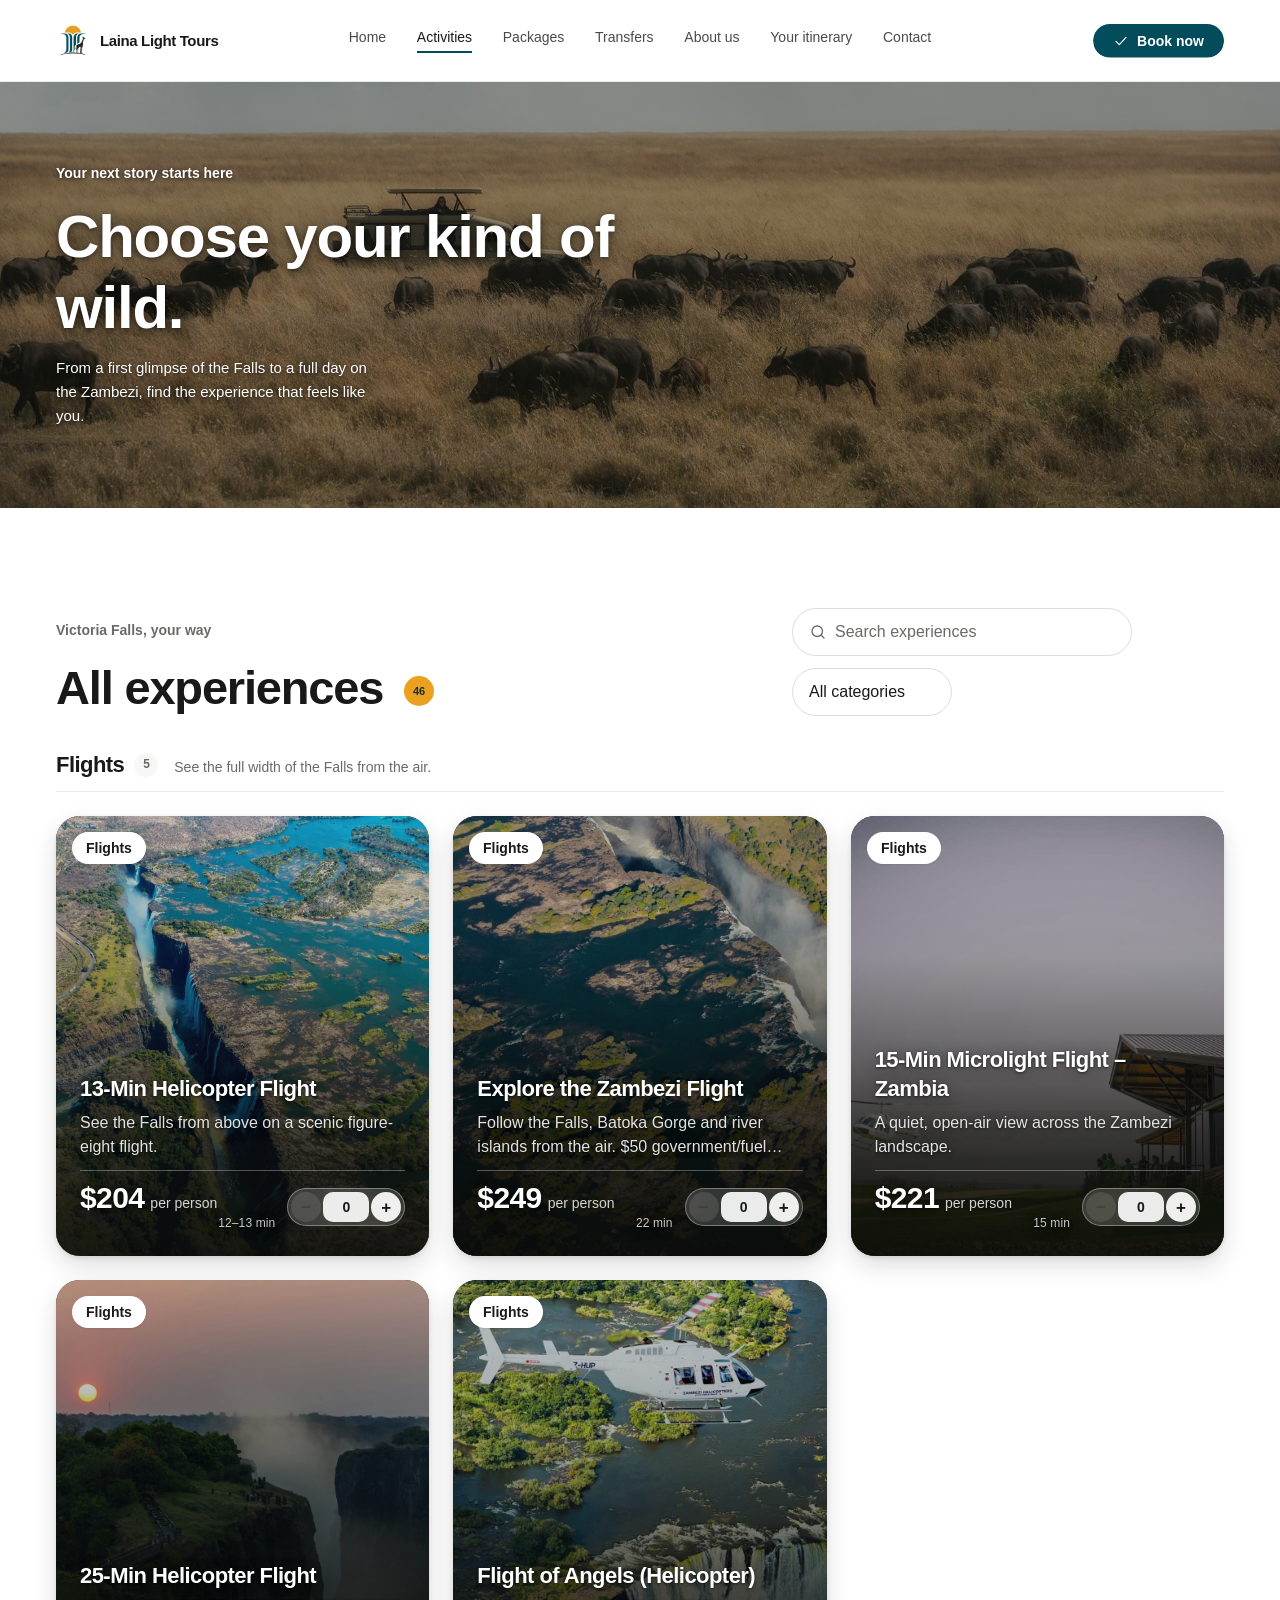
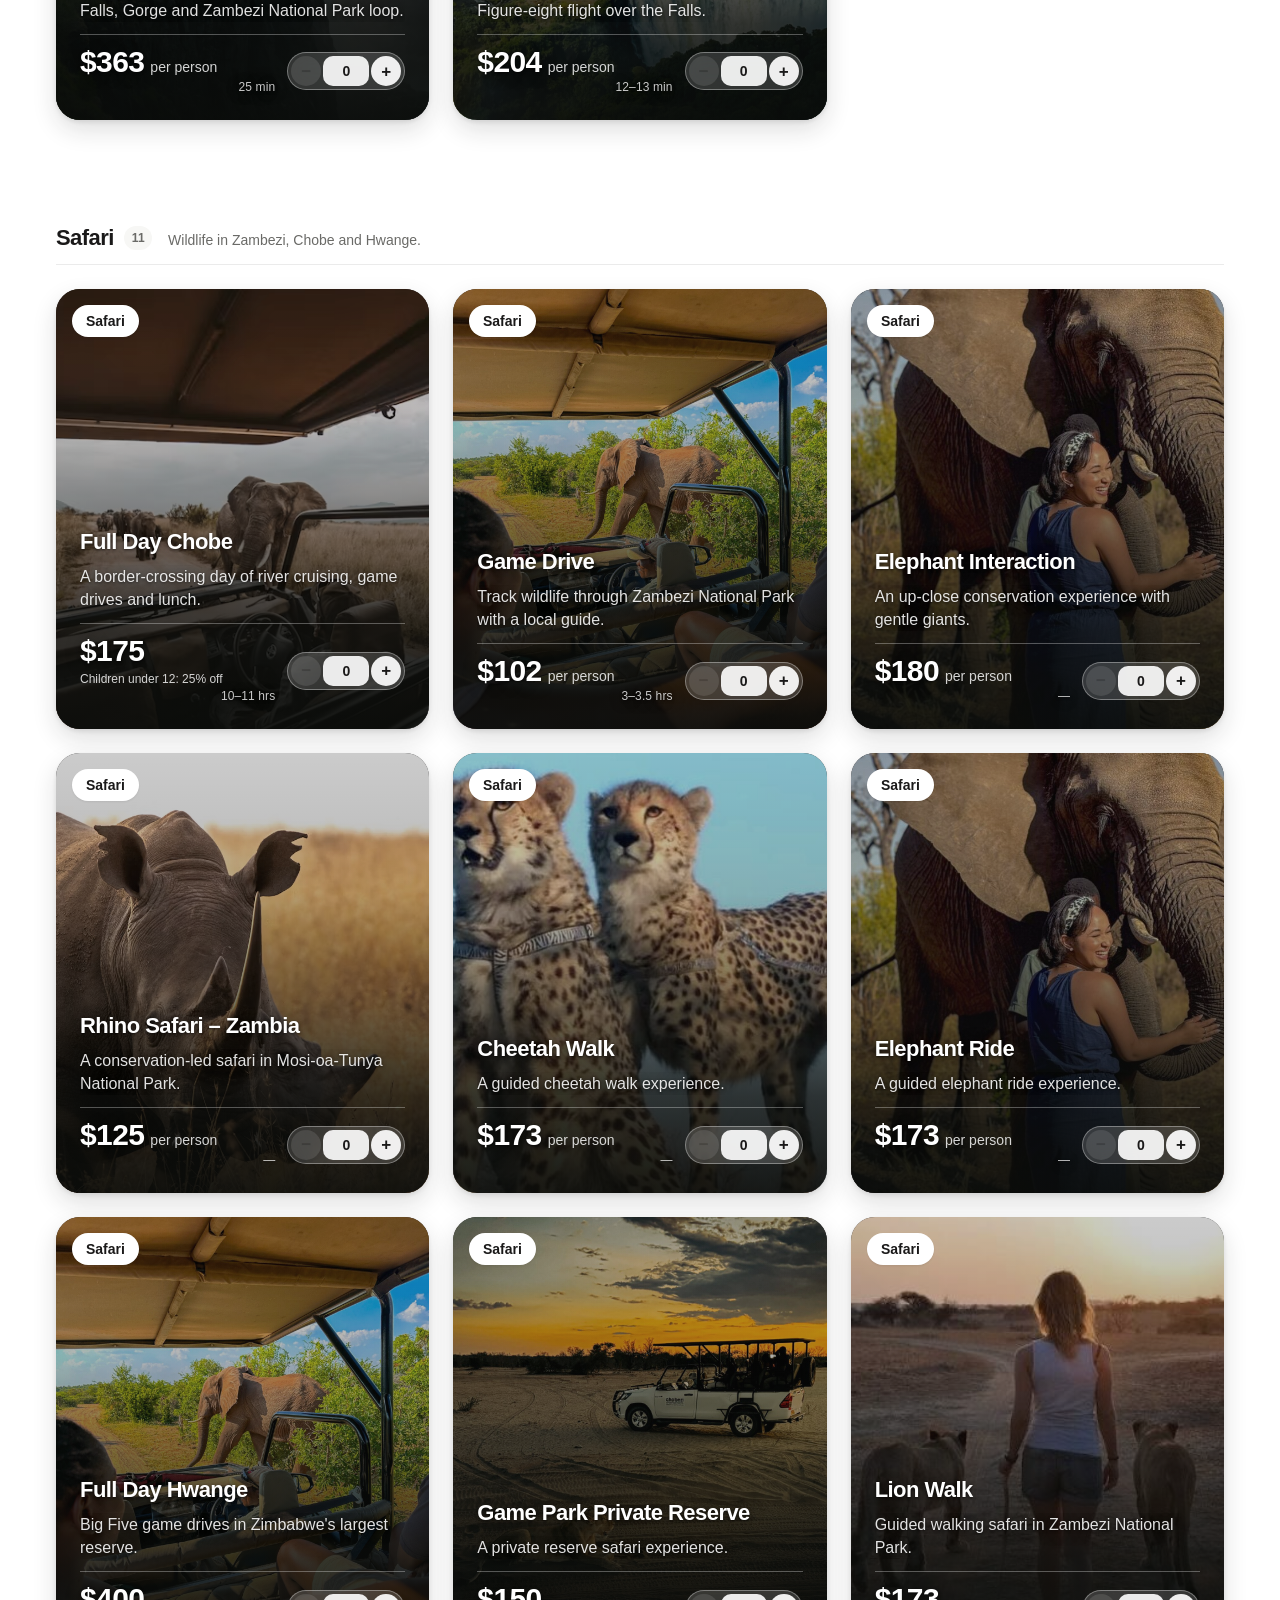
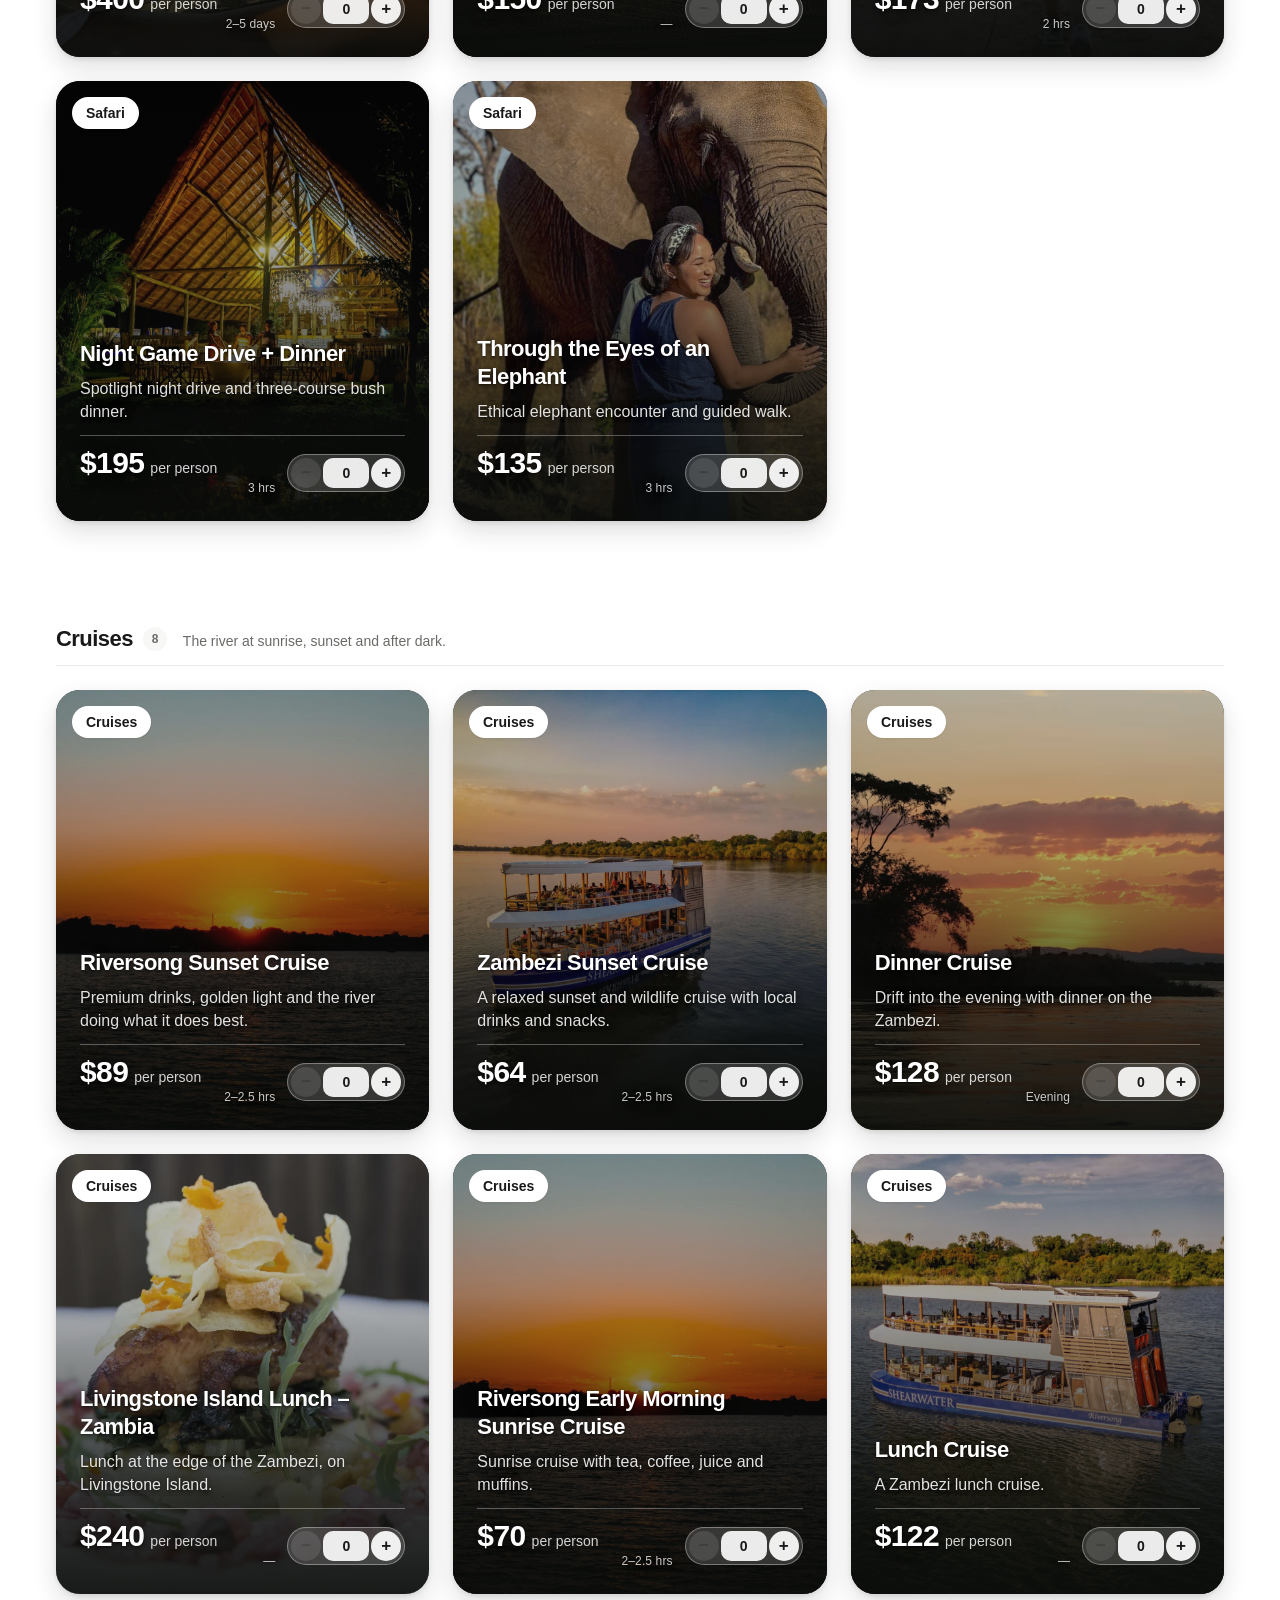
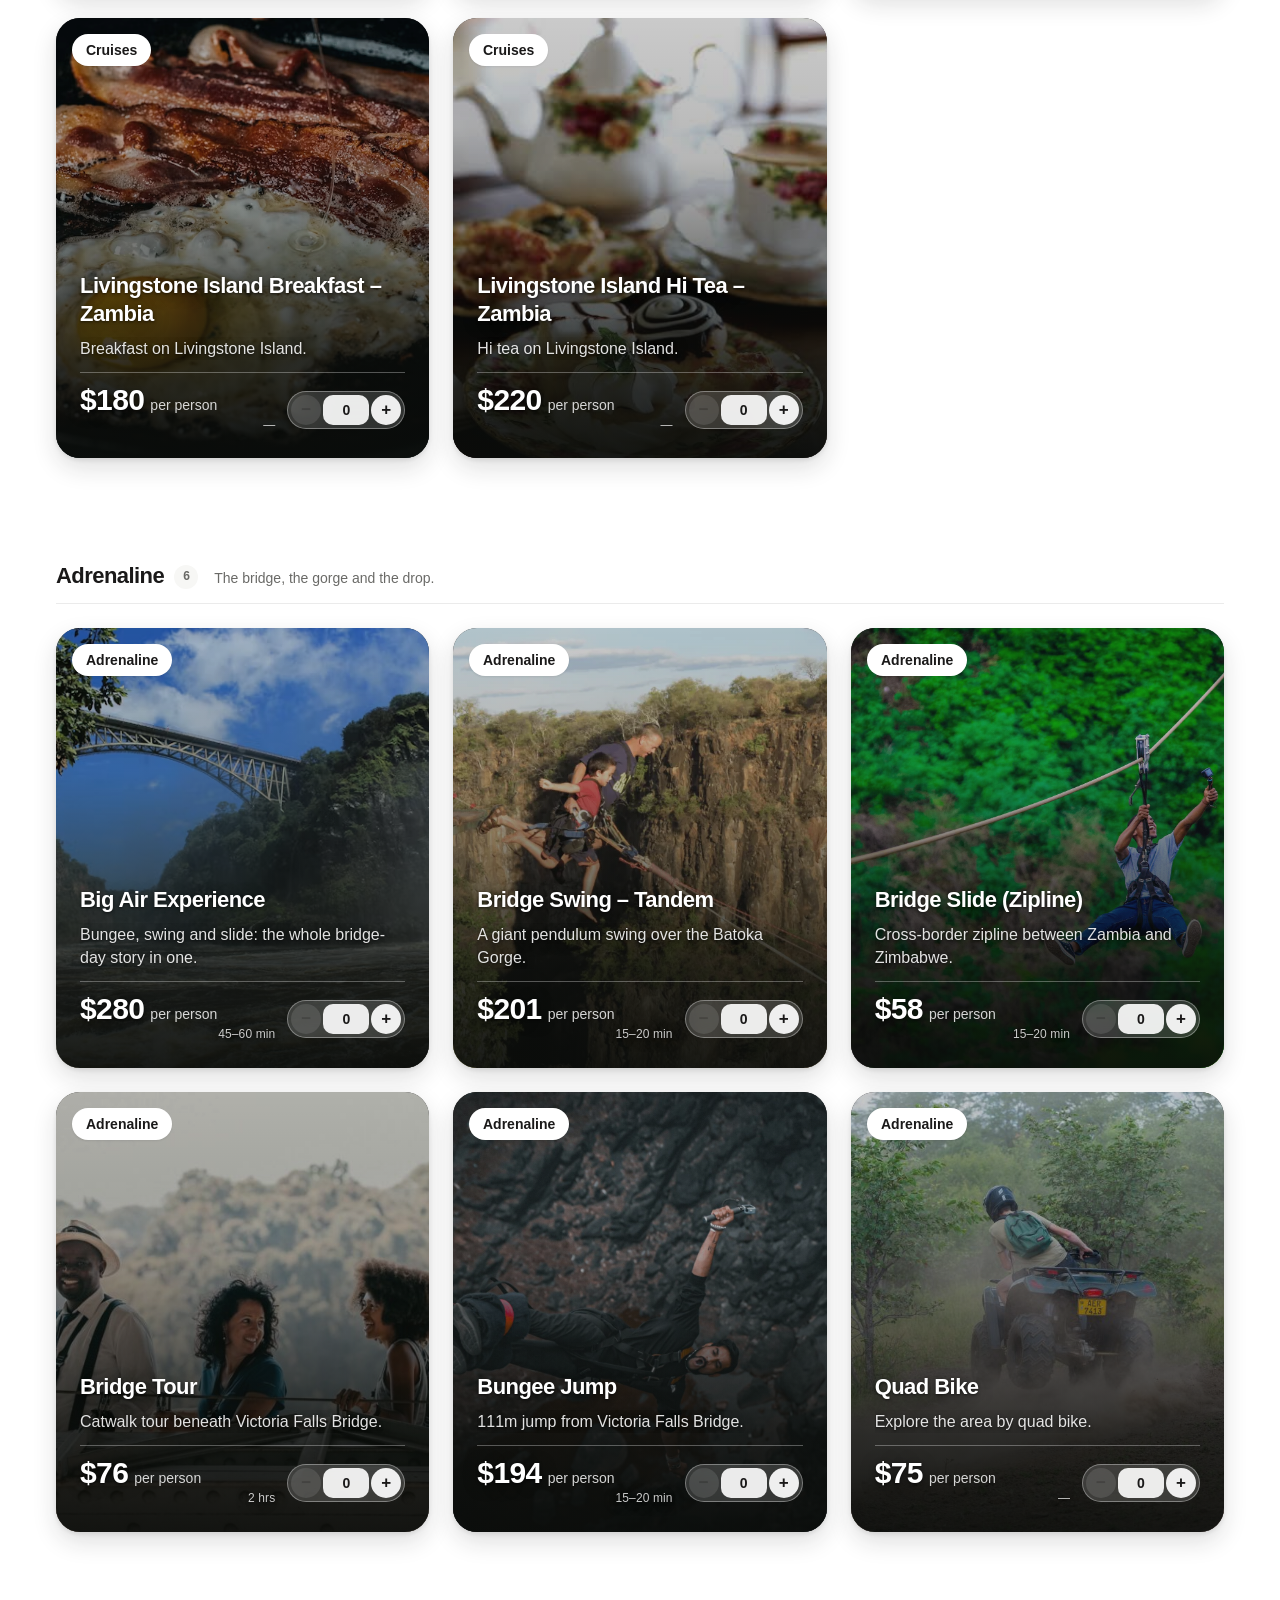
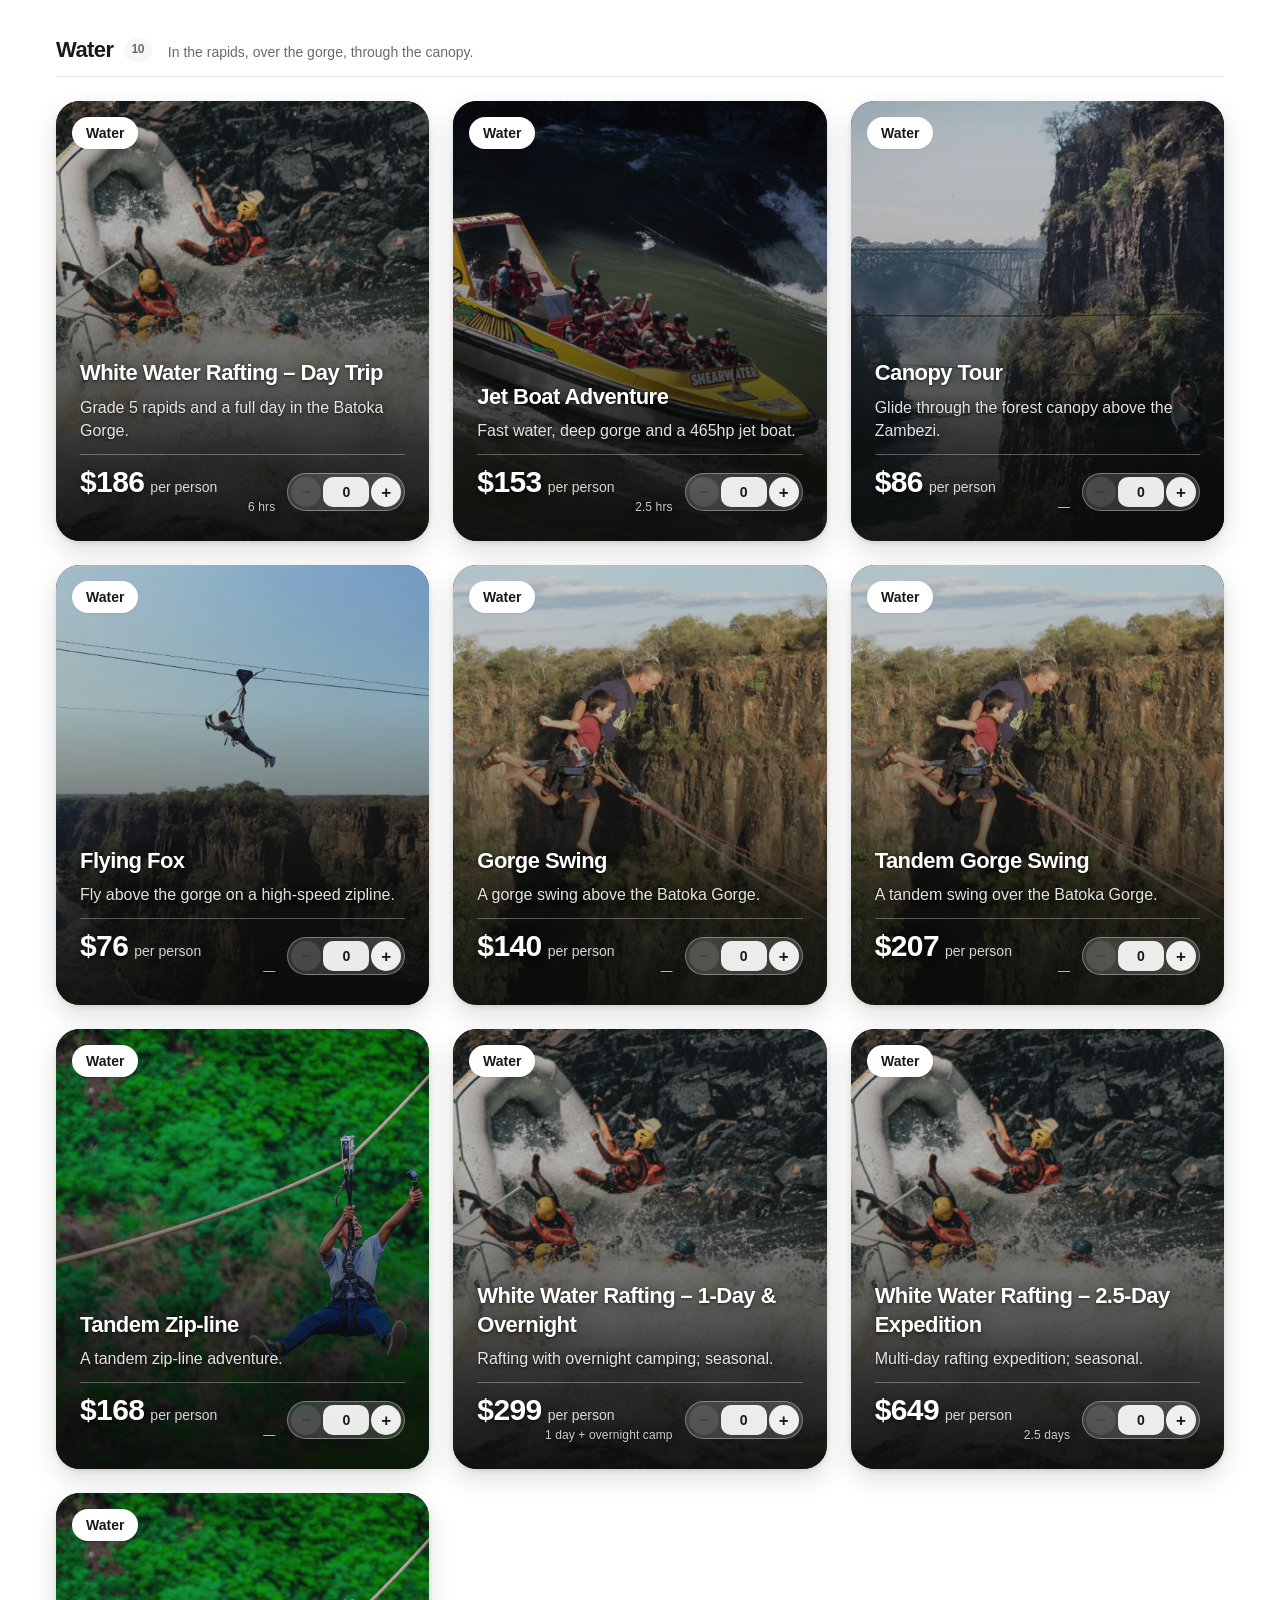
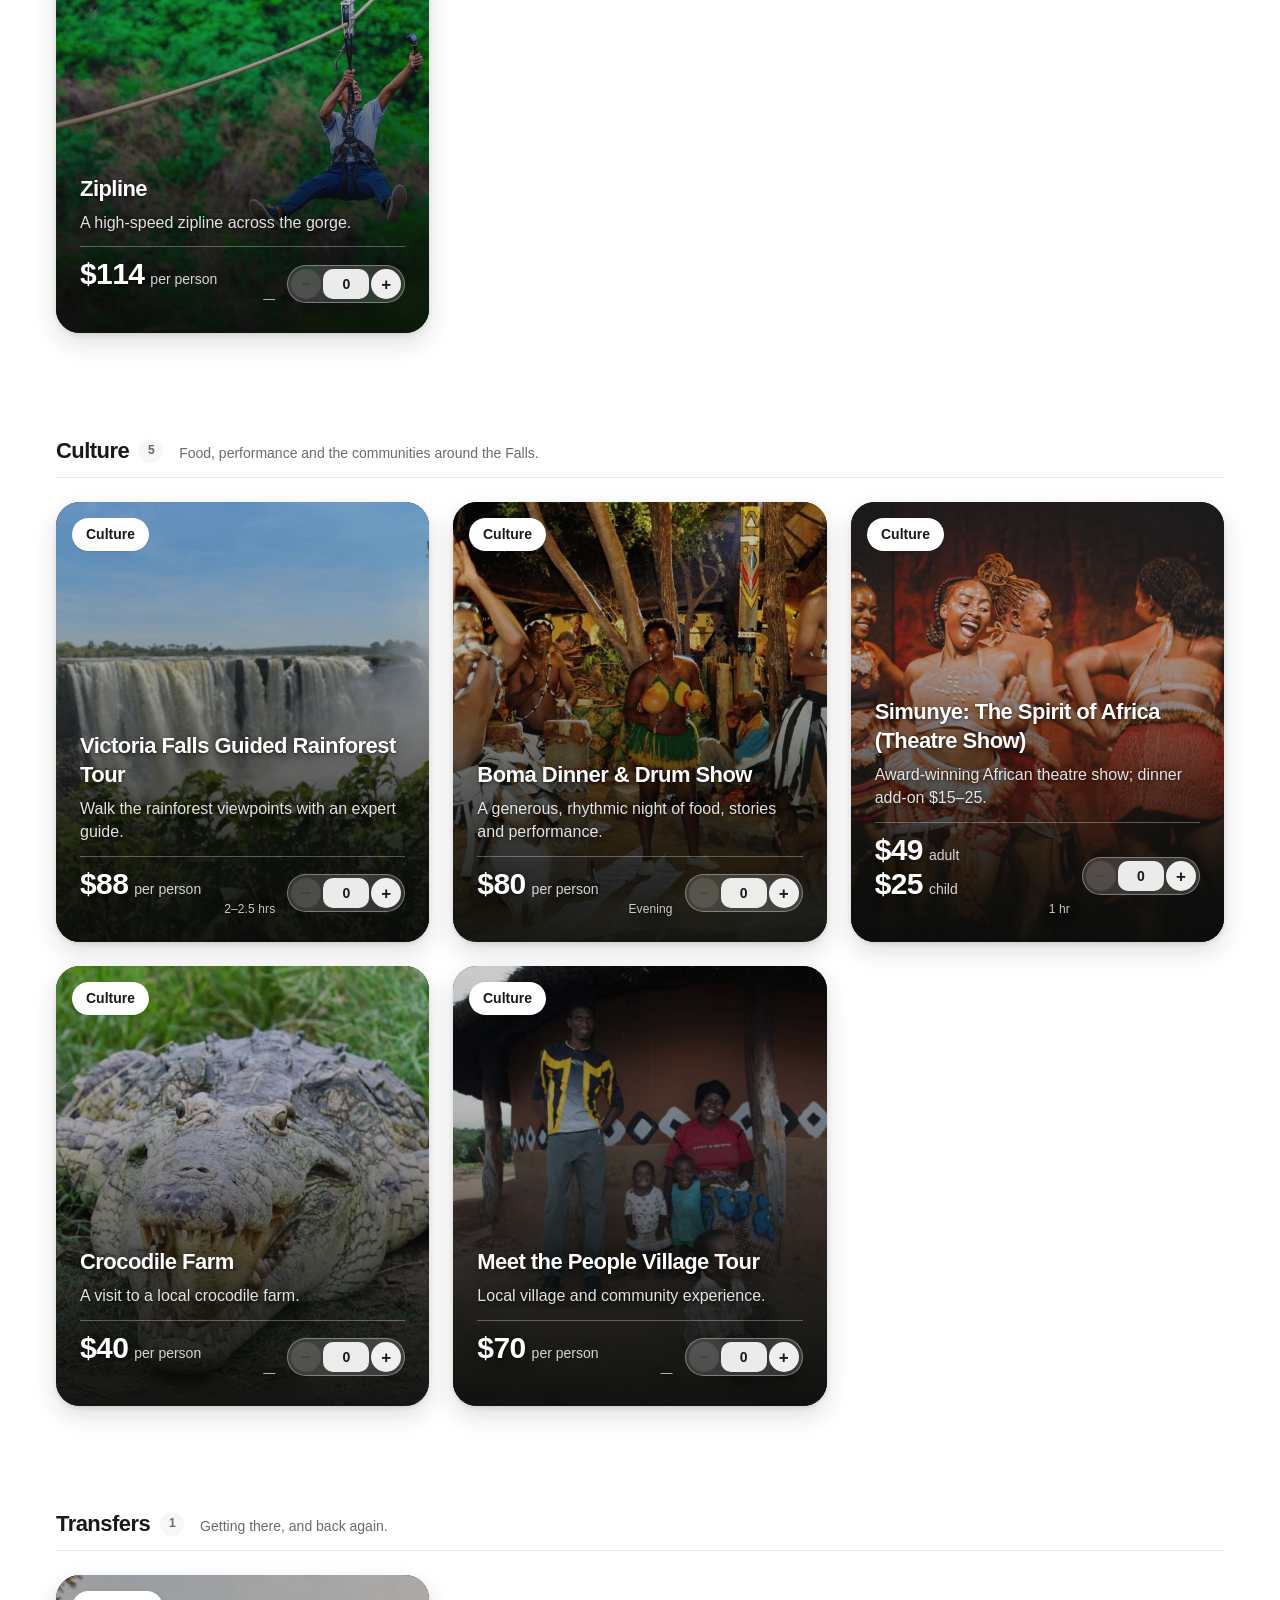
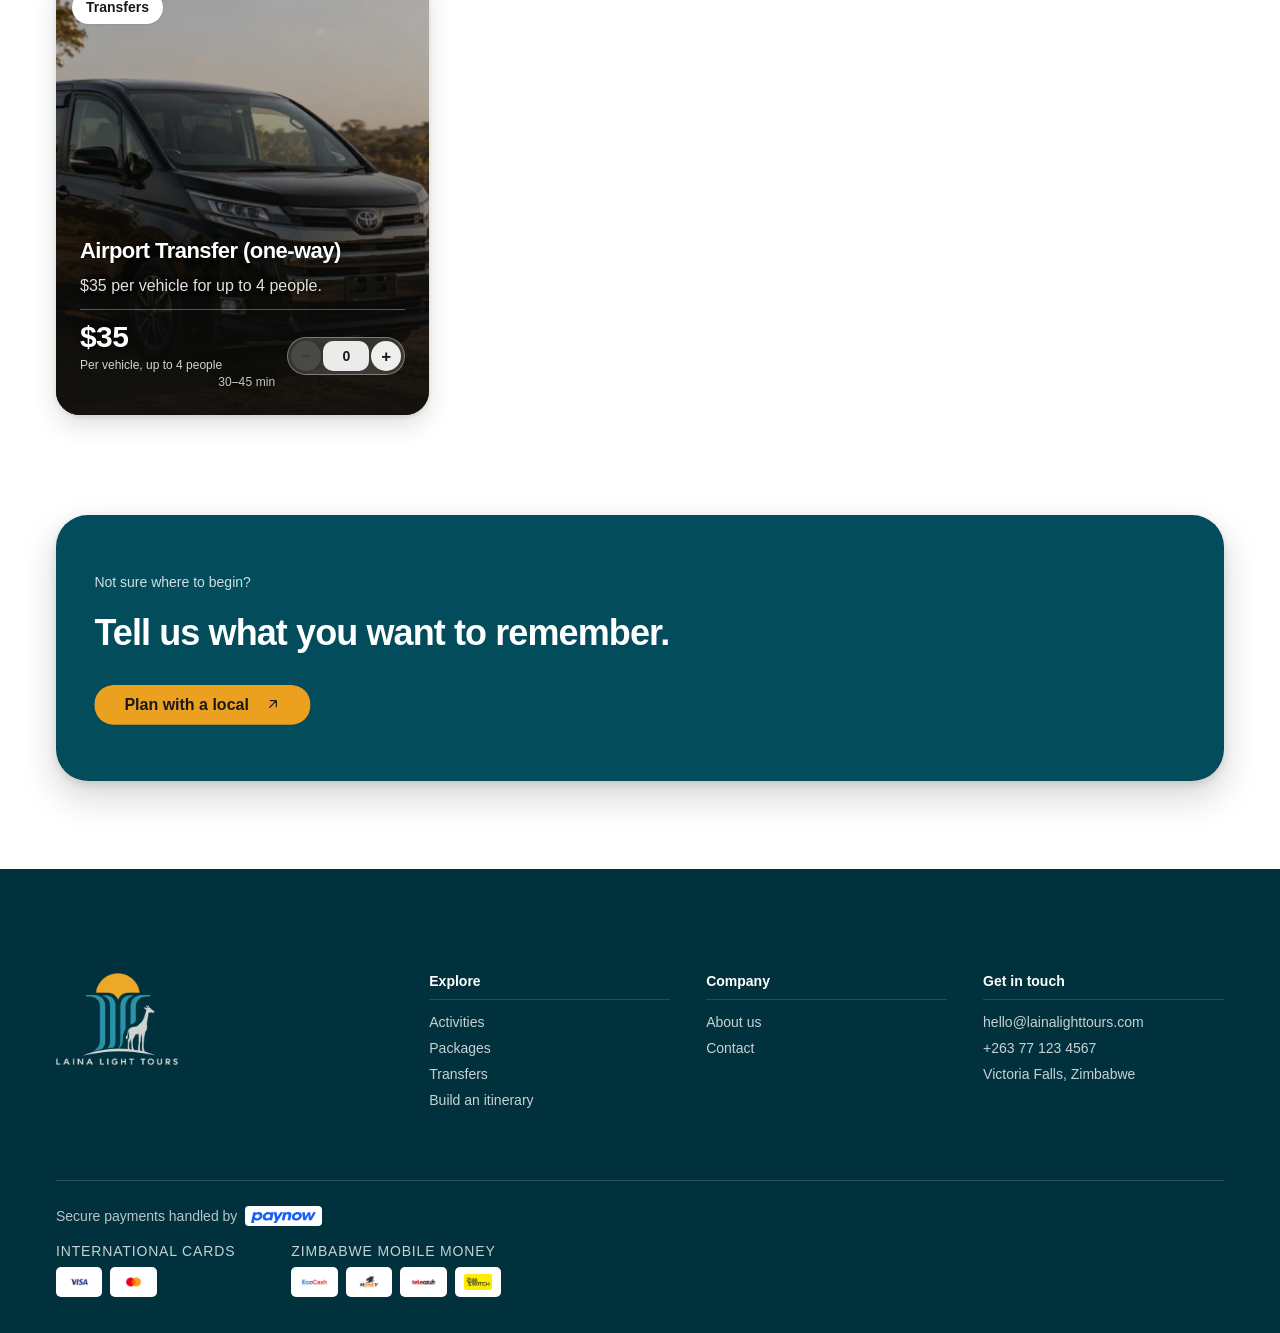
<file: activities.html>
<!doctype html>
<html lang="en">
<head>
  <meta charset="UTF-8"><meta name="viewport" content="width=device-width, initial-scale=1.0"><meta name="description" content="Browse 46 Victoria Falls experiences: helicopter flights, Chobe safaris, Zambezi cruises, bungee, rafting and cultural tours. Prices in USD, park fees included."><title>46 Victoria Falls Activities & Experiences | Laina Light Tours</title>  <link rel="preload" as="image" href="hu-chen-t-7Mlatf9iI-unsplash.jpg" fetchpriority="high">
  <link rel="stylesheet" href="styles.css?v=202609012115"><link rel="stylesheet" href="typography.css?v=202609012115"><link rel="stylesheet" href="image-treatment.css?v=202609012115"><link rel="stylesheet" href="nav.css?v=202609012115"><link rel="stylesheet" href="card-treatment.css?v=202609012115"><link rel="stylesheet" href="story.css?v=202609012115"><link rel="stylesheet" href="motion.css?v=202609020826"><link rel="stylesheet" href="activity-controls.css?v=202609012115">
  <link rel="stylesheet" href="design-system.css?v=202609020826">
  <link rel="icon" href="/favicon.ico" sizes="any">
  <link rel="icon" type="image/png" sizes="32x32" href="/favicon-32x32.png">
  <link rel="icon" type="image/png" sizes="16x16" href="/favicon-16x16.png">
  <link rel="apple-touch-icon" sizes="180x180" href="/apple-touch-icon.png">
  <link rel="manifest" href="/site.webmanifest">
  <meta name="theme-color" content="#024c5c">

  <link rel="canonical" href="https://laina-light-tours.brandonmuchenje01.workers.dev/activities">
  <meta property="og:type" content="website">
  <meta property="og:site_name" content="Laina Light Tours">
  <meta property="og:locale" content="en_ZW">
  <meta property="og:url" content="https://laina-light-tours.brandonmuchenje01.workers.dev/activities">
  <meta property="og:title" content="46 Victoria Falls Activities & Experiences | Laina Light Tours">
  <meta property="og:description" content="Browse 46 Victoria Falls experiences: helicopter flights, Chobe safaris, Zambezi cruises, bungee, rafting and cultural tours. Prices in USD, park fees included.">
  <meta property="og:image" content="https://laina-light-tours.brandonmuchenje01.workers.dev/hu-chen-t-7Mlatf9iI-unsplash.jpg">
  <meta property="og:image:alt" content="Victoria Falls, Zimbabwe">
  <meta name="twitter:card" content="summary_large_image">
  <meta name="twitter:title" content="46 Victoria Falls Activities & Experiences | Laina Light Tours">
  <meta name="twitter:description" content="Browse 46 Victoria Falls experiences: helicopter flights, Chobe safaris, Zambezi cruises, bungee, rafting and cultural tours. Prices in USD, park fees included.">
  <meta name="twitter:image" content="https://laina-light-tours.brandonmuchenje01.workers.dev/hu-chen-t-7Mlatf9iI-unsplash.jpg">
  <script type="application/ld+json">{"@context": "https://schema.org", "@type": "BreadcrumbList", "itemListElement": [{"@type": "ListItem", "position": 1, "name": "Home", "item": "https://laina-light-tours.brandonmuchenje01.workers.dev/"}, {"@type": "ListItem", "position": 2, "name": "Activities", "item": "https://laina-light-tours.brandonmuchenje01.workers.dev/activities"}]}</script>
</head>
<body class="activities-page">
<svg xmlns="http://www.w3.org/2000/svg" style="display:none" aria-hidden="true" focusable="false"><defs>
<symbol id="i-arrow-up-right" viewBox="0 0 24 24"><path d="M7 17 17 7M8 7h9v9"/></symbol>
<symbol id="i-arrow-down" viewBox="0 0 24 24"><path d="M12 5v14M6 13l6 6 6-6"/></symbol>
<symbol id="i-arrow-right" viewBox="0 0 24 24"><path d="M5 12h14M13 6l6 6-6 6"/></symbol>
<symbol id="i-menu" viewBox="0 0 24 24"><path d="M4 7h16M4 12h16M4 17h16"/></symbol>
<symbol id="i-close" viewBox="0 0 24 24"><path d="M6 6l12 12M18 6L6 18"/></symbol>
<symbol id="i-whatsapp" viewBox="0 0 24 24"><path d="M12.04 2A9.9 9.9 0 0 0 2.1 11.9a9.8 9.8 0 0 0 1.35 4.96L2 22l5.28-1.38a9.9 9.9 0 0 0 4.76 1.21h.01A9.9 9.9 0 0 0 22 11.94 9.9 9.9 0 0 0 12.04 2Z"/><path d="M8.6 7.6c-.2-.45-.4-.46-.6-.47h-.5a1 1 0 0 0-.72.34A3 3 0 0 0 6 9.7c0 1.3.95 2.55 1.08 2.73.13.17 1.84 2.94 4.55 4 2.25.88 2.71.7 3.2.66.49-.04 1.57-.64 1.79-1.26.22-.62.22-1.15.16-1.26-.07-.11-.24-.17-.5-.3-.27-.14-1.57-.78-1.81-.86-.25-.09-.42-.13-.6.13-.17.26-.68.86-.83 1.03-.15.18-.3.2-.57.07a7.2 7.2 0 0 1-2.13-1.31 8 8 0 0 1-1.47-1.83c-.15-.26-.01-.4.12-.53.12-.12.26-.3.4-.46.12-.15.16-.26.25-.44.08-.17.04-.33-.02-.46-.07-.13-.6-1.43-.82-1.96Z"/></symbol>
<symbol id="i-phone" viewBox="0 0 24 24"><path d="M22 16.9v3a2 2 0 0 1-2.2 2 19.8 19.8 0 0 1-8.6-3.1 19.5 19.5 0 0 1-6-6A19.8 19.8 0 0 1 2.1 4.2 2 2 0 0 1 4.1 2h3a2 2 0 0 1 2 1.7c.1 1 .3 1.9.6 2.8a2 2 0 0 1-.5 2.1L8.1 9.9a16 16 0 0 0 6 6l1.3-1.1a2 2 0 0 1 2.1-.5c.9.3 1.8.5 2.8.6a2 2 0 0 1 1.7 2Z"/></symbol>
<symbol id="i-mail" viewBox="0 0 24 24"><rect x="2" y="4" width="20" height="16" rx="3"/><path d="m3 7 8.2 5.5a1.6 1.6 0 0 0 1.6 0L21 7"/></symbol>
<symbol id="i-pin" viewBox="0 0 24 24"><path d="M20 10.5c0 5.4-8 12-8 12s-8-6.6-8-12a8 8 0 1 1 16 0Z"/><circle cx="12" cy="10.3" r="3"/></symbol>
<symbol id="i-clock" viewBox="0 0 24 24"><circle cx="12" cy="12" r="9"/><path d="M12 7.2V12l3.2 2"/></symbol>
<symbol id="i-users" viewBox="0 0 24 24"><path d="M16 20v-1.6a4 4 0 0 0-4-4H6a4 4 0 0 0-4 4V20"/><circle cx="9" cy="7.4" r="3.4"/><path d="M22 20v-1.6a4 4 0 0 0-3-3.9M16.5 4.2a4 4 0 0 1 0 6.4"/></symbol>
<symbol id="i-calendar" viewBox="0 0 24 24"><rect x="3" y="5" width="18" height="16" rx="3"/><path d="M3 10h18M8 3v4M16 3v4"/></symbol>
<symbol id="i-search" viewBox="0 0 24 24"><circle cx="11" cy="11" r="7"/><path d="m20 20-3.6-3.6"/></symbol>
<symbol id="i-compass" viewBox="0 0 24 24"><circle cx="12" cy="12" r="9.2"/><path d="m15.6 8.4-2 5.2-5.2 2 2-5.2 5.2-2Z"/></symbol>
<symbol id="i-shield-check" viewBox="0 0 24 24"><path d="M12 22s8-3.6 8-10V5.4l-8-3-8 3V12c0 6.4 8 10 8 10Z"/><path d="m9 12 2.2 2.2L15.4 10"/></symbol>
<symbol id="i-sparkle" viewBox="0 0 24 24"><path d="M12 3.2 13.9 9l5.8 1.9-5.8 1.9L12 18.6 10.1 12.8 4.3 10.9 10.1 9 12 3.2Z"/></symbol>
<symbol id="i-route" viewBox="0 0 24 24"><circle cx="6" cy="19" r="2.6"/><circle cx="18" cy="5" r="2.6"/><path d="M15.4 5H9a3 3 0 0 0 0 6h6a3 3 0 0 1 0 6H8.6"/></symbol>
<symbol id="i-star" viewBox="0 0 24 24"><path d="m12 3.6 2.6 5.4 5.9.8-4.3 4.2 1 5.9-5.2-2.8-5.2 2.8 1-5.9L3.5 9.8l5.9-.8L12 3.6Z"/></symbol>
<symbol id="i-check" viewBox="0 0 24 24"><path d="m4.5 12.5 5 5 10-11"/></symbol>
<symbol id="i-globe" viewBox="0 0 24 24"><circle cx="12" cy="12" r="9.2"/><path d="M2.8 12h18.4M12 2.8a14 14 0 0 1 0 18.4 14 14 0 0 1 0-18.4Z"/></symbol>
<symbol id="i-plane" viewBox="0 0 24 24"><path d="M10.2 13.8 3 12l18-7.6-4.2 17.2-3.6-6.4-3 4.2v-4.4"/></symbol>
<symbol id="i-boat" viewBox="0 0 24 24"><path d="M3 18.4c1.6 0 1.6 1.4 3.2 1.4s1.6-1.4 3.2-1.4 1.6 1.4 3.2 1.4 1.6-1.4 3.2-1.4 1.6 1.4 3.2 1.4"/><path d="M4.6 15.4 6 10.2h12l1.4 5.2M12 10.2V5M8.6 5h6.8"/></symbol>
<symbol id="i-binoculars" viewBox="0 0 24 24"><path d="M7 4h3v7H4l1.2-5.6A1.8 1.8 0 0 1 7 4ZM17 4h-3v7h6l-1.2-5.6A1.8 1.8 0 0 0 17 4Z"/><circle cx="6" cy="15.6" r="3.4"/><circle cx="18" cy="15.6" r="3.4"/><path d="M10 11h4"/></symbol>
</defs></svg>
  <header class="site-header hero-header"><a class="brand" href="index.html"><span>Laina Light <em>Tours</em></span></a><button class="menu-toggle" aria-label="Open navigation"><svg class="icon" aria-hidden="true"><use href="#i-menu"/></svg></button><nav class="main-nav"><a href="index.html">Home</a><a class="active" aria-current="page" href="activities.html">Activities</a><a href="packages.html">Packages</a><a href="transfers.html">Transfers</a><a href="about.html">About us</a><a href="itinerary.html">Your itinerary</a><a href="index.html#contact">Contact</a></nav><a class="header-cart" href="itinerary.html" data-squircle aria-label="Book now — open your itinerary"><svg class="icon" aria-hidden="true"><use href="#i-check"/></svg><span>Book now</span><span class="btn-count" data-cart-count hidden>0</span></a></header>
  <main>
    <section class="activities-hero has-safari-hero"><div><p class="eyebrow light">Your next story starts here</p><h1>Choose your <i>kind of wild.</i></h1></div><p>From a first glimpse of the Falls to a full day on the Zambezi, find the experience that feels like you.</p></section>
    <section class="catalog"><div class="catalog-top"><div><p class="eyebrow">Victoria Falls, your way</p><h2>All experiences <span id="result-count">47</span></h2></div><div class="filter-row"><label class="search-box"><svg class="icon" aria-hidden="true"><use href="#i-search"/></svg><input id="activity-search" type="search" placeholder="Search experiences"></label><select id="category-filter" aria-label="Filter by category"><option>All categories</option><option>Flights</option><option>Safari</option><option>Cruises</option><option>Adrenaline</option><option>Culture</option><option>Transfers</option><option>Water</option></select></div></div><div class="activity-grid" id="activity-grid"></div></section>
    <section class="catalog-cta"><p class="eyebrow">Not sure where to begin?</p><h2>Tell us what you want <i>to remember.</i></h2><a class="button button-light" data-squircle href="index.html#booking">Plan with a local <span class="cta-ico"><svg class="icon" aria-hidden="true"><use href="#i-arrow-up-right"/></svg></span></a></section>
  </main>
  <footer class="site-footer"><div class="footer-brand"><a class="brand" href="index.html"><span>Laina Light <em>Tours</em></span></a></div><div class="footer-column"><h3>Explore</h3><a href="activities.html">Activities</a><a href="index.html#formal-packages">Packages</a><a href="transfers.html">Transfers</a><a href="itinerary.html">Build an itinerary</a></div><div class="footer-column"><h3>Company</h3><a href="about.html">About us</a><a href="index.html#contact">Contact</a></div><div class="footer-column"><h3>Get in touch</h3><a href="mailto:hello@lainalighttours.com">hello@lainalighttours.com</a><a href="tel:+263771234567">+263 77 123 4567</a><span>Victoria Falls, Zimbabwe</span></div><div class="footer-payments"><p class="footer-payments__label">Secure payments handled by <img src="images/payments/paynow.svg" alt="Paynow" class="paynow-mark" loading="lazy"></p><div class="payment-groups"><div class="payment-group"><span class="payment-group__label">International cards</span><ul class="payment-logos"><li><img src="images/payments/logo-4-visa.png" alt="Visa" loading="lazy" width="128" height="72"></li><li><img src="images/payments/logo-5-mastercard.png" alt="Mastercard" loading="lazy" width="128" height="72"></li></ul></div><div class="payment-group"><span class="payment-group__label">Zimbabwe mobile money</span><ul class="payment-logos"><li><img src="images/payments/logo-1-ecocash.png" alt="EcoCash" loading="lazy" width="128" height="72"></li><li><img src="images/payments/logo-2-money-1.png" alt="OneMoney" loading="lazy" width="128" height="72"></li><li><img src="images/payments/logo-3-telecash.png" alt="Telecash" loading="lazy" width="128" height="72"></li><li><img src="images/payments/logo-6-zimswitch.png" alt="ZimSwitch" loading="lazy" width="128" height="72"></li></ul></div></div></div><script src="script.js?v=202609020826"></script>
  <script src="squircle.js?v=202609020826"></script>
</body>
</html>
</file>
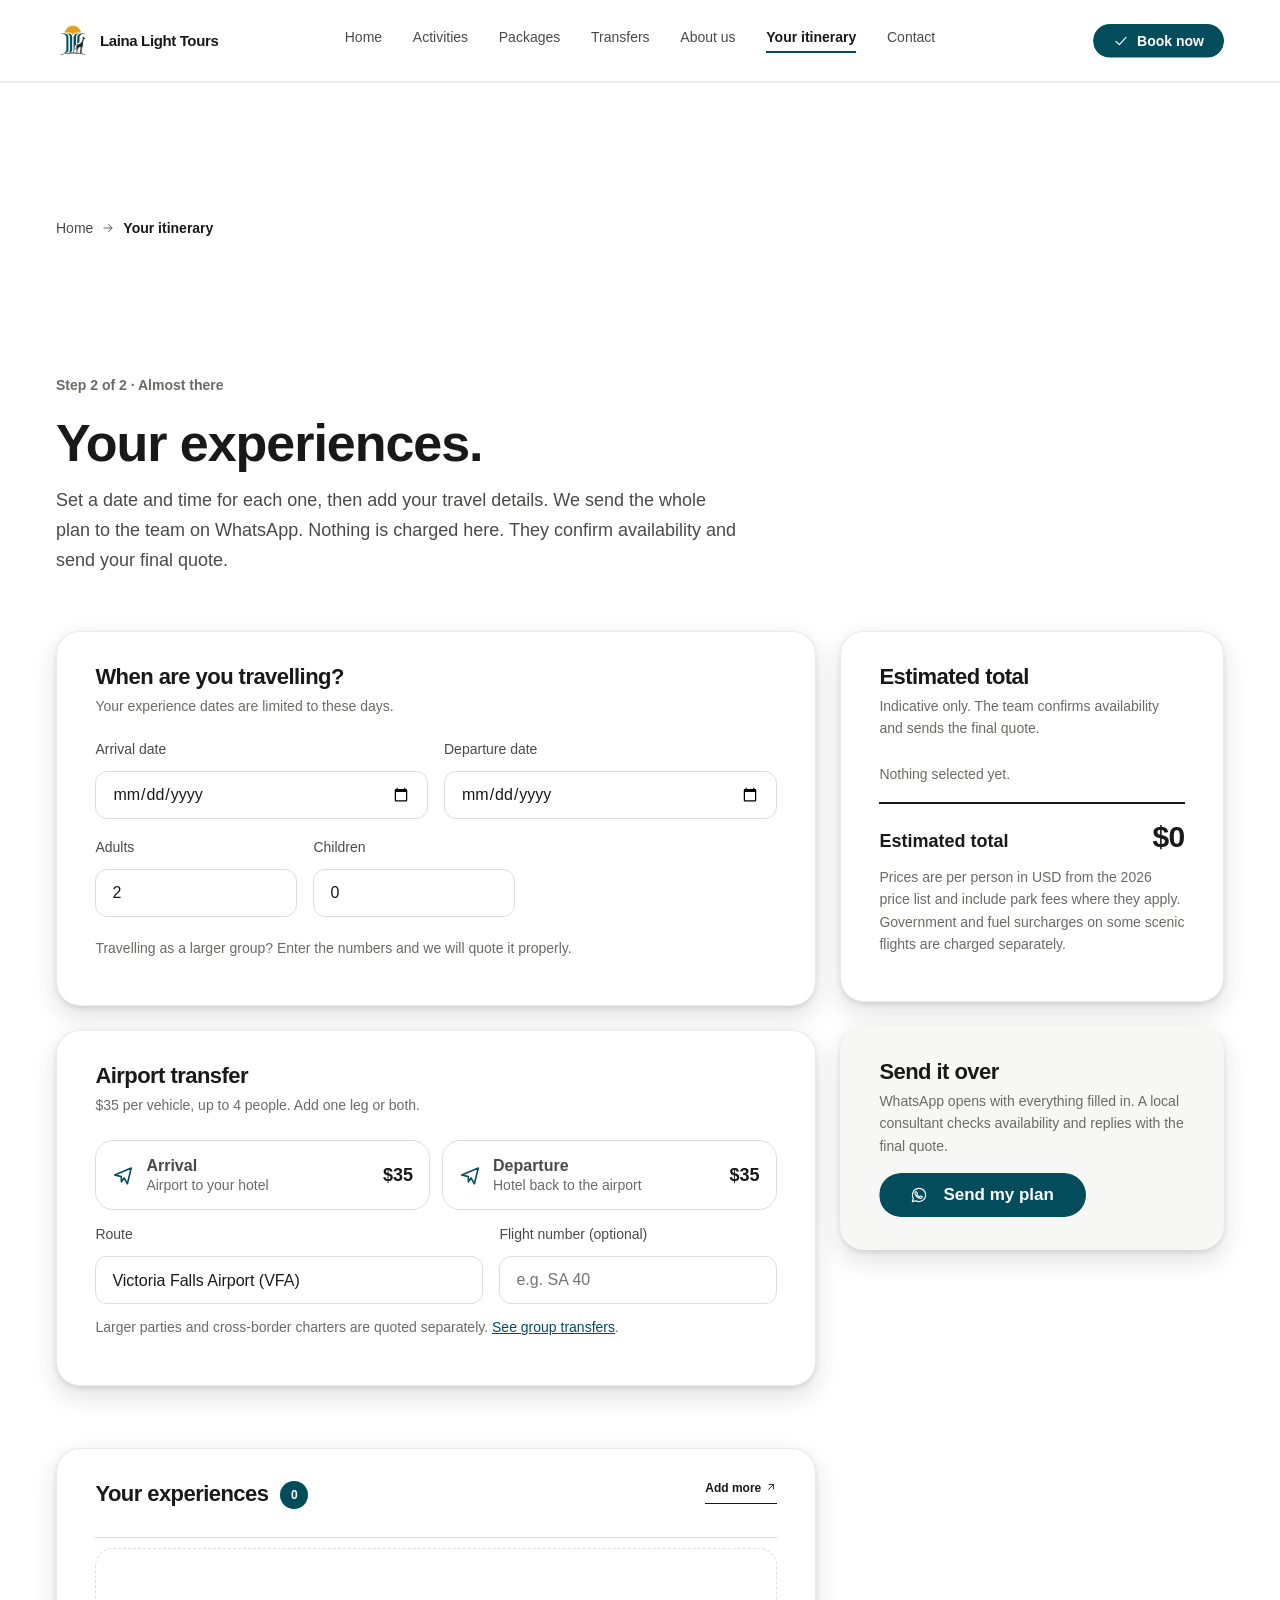
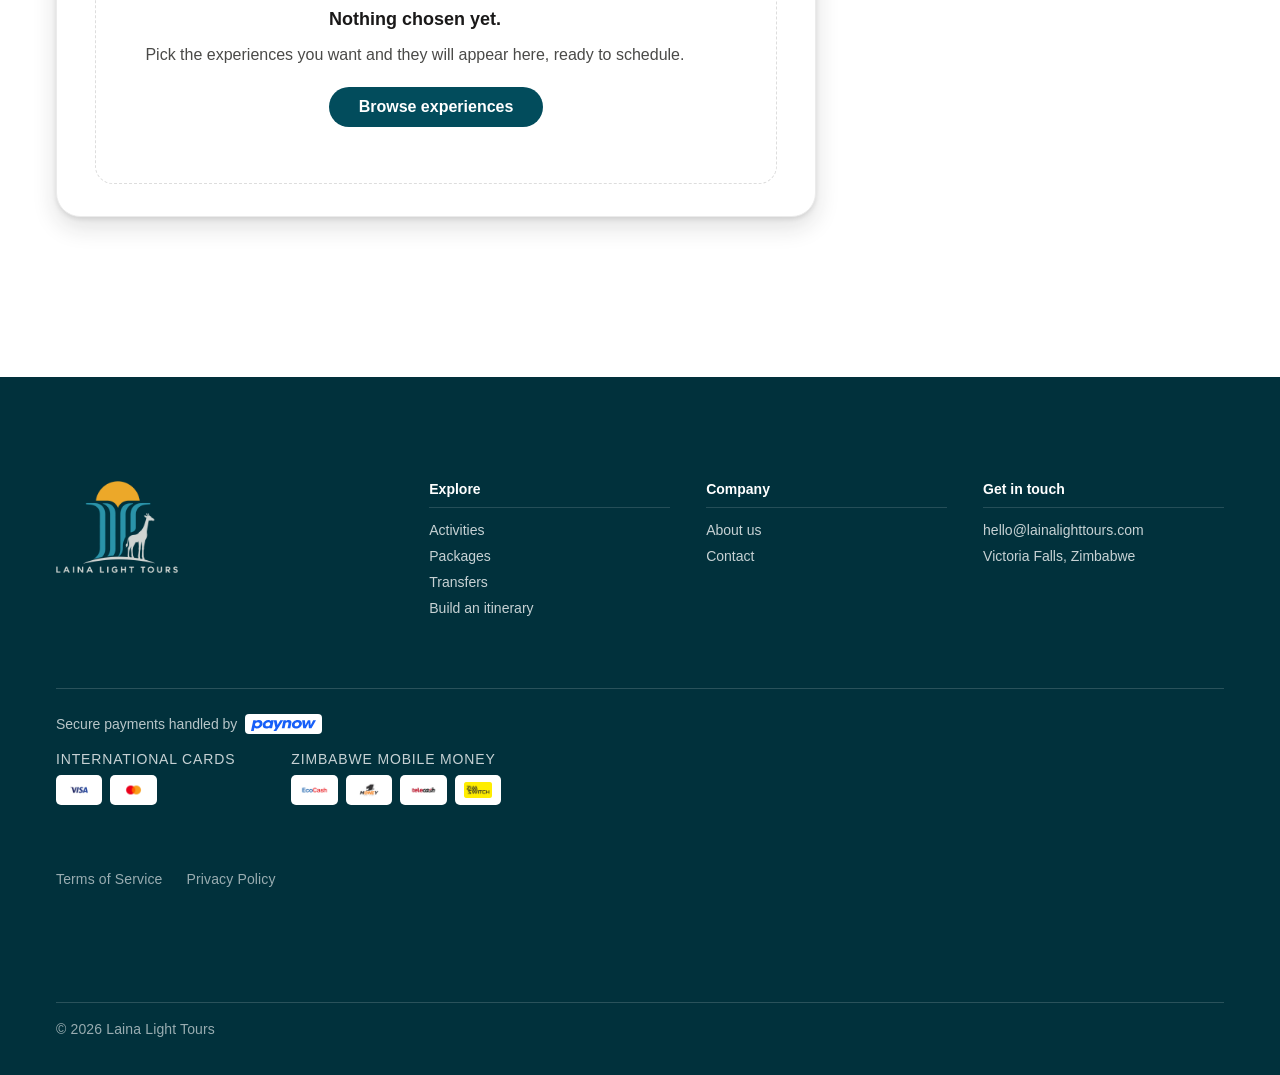
<file: itinerary.html>
<!doctype html><html lang="en"><head><meta charset="UTF-8"><meta name="viewport" content="width=device-width,initial-scale=1.0"><meta name="description" content="Set the date and time for each experience, add your travel details, and send your Victoria Falls plan to our team for confirmation.">
  <title>Your Itinerary | Laina Light Tours</title><link rel="stylesheet" href="styles.css?v=202609012115"><link rel="stylesheet" href="typography.css?v=202609012115"><link rel="stylesheet" href="image-treatment.css?v=202609012115"><link rel="stylesheet" href="nav.css?v=202609012115"><link rel="stylesheet" href="card-treatment.css?v=202609012115"><link rel="stylesheet" href="story.css?v=202609012115"><link rel="stylesheet" href="itinerary.css?v=202609012115">
  <link rel="stylesheet" href="motion.css?v=202609020826">  <link rel="stylesheet" href="design-system.css?v=202609020826">
  <link rel="icon" href="/favicon.ico" sizes="any">
  <link rel="icon" type="image/png" sizes="32x32" href="/favicon-32x32.png">
  <link rel="icon" type="image/png" sizes="16x16" href="/favicon-16x16.png">
  <link rel="apple-touch-icon" sizes="180x180" href="/apple-touch-icon.png">
  <link rel="manifest" href="/site.webmanifest">
  <meta name="theme-color" content="#024c5c">

  <link rel="canonical" href="https://laina-light-tours.brandonmuchenje01.workers.dev/itinerary">
  <meta property="og:type" content="website">
  <meta property="og:site_name" content="Laina Light Tours">
  <meta property="og:locale" content="en_ZW">
  <meta property="og:url" content="https://laina-light-tours.brandonmuchenje01.workers.dev/itinerary">
  <meta property="og:title" content="Your Itinerary | Laina Light Tours">
  <meta property="og:description" content="Set the date and time for each experience, add your travel details, and send your Victoria Falls plan to our team for confirmation.">
  <meta property="og:image" content="https://laina-light-tours.brandonmuchenje01.workers.dev/hero-waterfall.webp">
  <meta property="og:image:alt" content="Victoria Falls, Zimbabwe">
  <meta name="twitter:card" content="summary_large_image">
  <meta name="twitter:title" content="Your Itinerary | Laina Light Tours">
  <meta name="twitter:description" content="Set the date and time for each experience, add your travel details, and send your Victoria Falls plan to our team for confirmation.">
  <meta name="twitter:image" content="https://laina-light-tours.brandonmuchenje01.workers.dev/hero-waterfall.webp">
  <script type="application/ld+json">{"@context": "https://schema.org", "@type": "BreadcrumbList", "itemListElement": [{"@type": "ListItem", "position": 1, "name": "Home", "item": "https://laina-light-tours.brandonmuchenje01.workers.dev/"}, {"@type": "ListItem", "position": 2, "name": "Your itinerary", "item": "https://laina-light-tours.brandonmuchenje01.workers.dev/itinerary"}]}</script>
</head><body>
<svg xmlns="http://www.w3.org/2000/svg" style="display:none" aria-hidden="true" focusable="false"><defs>
<symbol id="i-arrow-up-right" viewBox="0 0 24 24"><path d="M7 17 17 7M8 7h9v9"/></symbol>
<symbol id="i-arrow-down" viewBox="0 0 24 24"><path d="M12 5v14M6 13l6 6 6-6"/></symbol>
<symbol id="i-arrow-right" viewBox="0 0 24 24"><path d="M5 12h14M13 6l6 6-6 6"/></symbol>
<symbol id="i-menu" viewBox="0 0 24 24"><path d="M4 7h16M4 12h16M4 17h16"/></symbol>
<symbol id="i-close" viewBox="0 0 24 24"><path d="M6 6l12 12M18 6L6 18"/></symbol>
<symbol id="i-whatsapp" viewBox="0 0 24 24"><path d="M12.04 2A9.9 9.9 0 0 0 2.1 11.9a9.8 9.8 0 0 0 1.35 4.96L2 22l5.28-1.38a9.9 9.9 0 0 0 4.76 1.21h.01A9.9 9.9 0 0 0 22 11.94 9.9 9.9 0 0 0 12.04 2Z"/><path d="M8.6 7.6c-.2-.45-.4-.46-.6-.47h-.5a1 1 0 0 0-.72.34A3 3 0 0 0 6 9.7c0 1.3.95 2.55 1.08 2.73.13.17 1.84 2.94 4.55 4 2.25.88 2.71.7 3.2.66.49-.04 1.57-.64 1.79-1.26.22-.62.22-1.15.16-1.26-.07-.11-.24-.17-.5-.3-.27-.14-1.57-.78-1.81-.86-.25-.09-.42-.13-.6.13-.17.26-.68.86-.83 1.03-.15.18-.3.2-.57.07a7.2 7.2 0 0 1-2.13-1.31 8 8 0 0 1-1.47-1.83c-.15-.26-.01-.4.12-.53.12-.12.26-.3.4-.46.12-.15.16-.26.25-.44.08-.17.04-.33-.02-.46-.07-.13-.6-1.43-.82-1.96Z"/></symbol>
<symbol id="i-phone" viewBox="0 0 24 24"><path d="M22 16.9v3a2 2 0 0 1-2.2 2 19.8 19.8 0 0 1-8.6-3.1 19.5 19.5 0 0 1-6-6A19.8 19.8 0 0 1 2.1 4.2 2 2 0 0 1 4.1 2h3a2 2 0 0 1 2 1.7c.1 1 .3 1.9.6 2.8a2 2 0 0 1-.5 2.1L8.1 9.9a16 16 0 0 0 6 6l1.3-1.1a2 2 0 0 1 2.1-.5c.9.3 1.8.5 2.8.6a2 2 0 0 1 1.7 2Z"/></symbol>
<symbol id="i-mail" viewBox="0 0 24 24"><rect x="2" y="4" width="20" height="16" rx="3"/><path d="m3 7 8.2 5.5a1.6 1.6 0 0 0 1.6 0L21 7"/></symbol>
<symbol id="i-pin" viewBox="0 0 24 24"><path d="M20 10.5c0 5.4-8 12-8 12s-8-6.6-8-12a8 8 0 1 1 16 0Z"/><circle cx="12" cy="10.3" r="3"/></symbol>
<symbol id="i-clock" viewBox="0 0 24 24"><circle cx="12" cy="12" r="9"/><path d="M12 7.2V12l3.2 2"/></symbol>
<symbol id="i-users" viewBox="0 0 24 24"><path d="M16 20v-1.6a4 4 0 0 0-4-4H6a4 4 0 0 0-4 4V20"/><circle cx="9" cy="7.4" r="3.4"/><path d="M22 20v-1.6a4 4 0 0 0-3-3.9M16.5 4.2a4 4 0 0 1 0 6.4"/></symbol>
<symbol id="i-calendar" viewBox="0 0 24 24"><rect x="3" y="5" width="18" height="16" rx="3"/><path d="M3 10h18M8 3v4M16 3v4"/></symbol>
<symbol id="i-search" viewBox="0 0 24 24"><circle cx="11" cy="11" r="7"/><path d="m20 20-3.6-3.6"/></symbol>
<symbol id="i-compass" viewBox="0 0 24 24"><circle cx="12" cy="12" r="9.2"/><path d="m15.6 8.4-2 5.2-5.2 2 2-5.2 5.2-2Z"/></symbol>
<symbol id="i-shield-check" viewBox="0 0 24 24"><path d="M12 22s8-3.6 8-10V5.4l-8-3-8 3V12c0 6.4 8 10 8 10Z"/><path d="m9 12 2.2 2.2L15.4 10"/></symbol>
<symbol id="i-sparkle" viewBox="0 0 24 24"><path d="M12 3.2 13.9 9l5.8 1.9-5.8 1.9L12 18.6 10.1 12.8 4.3 10.9 10.1 9 12 3.2Z"/></symbol>
<symbol id="i-route" viewBox="0 0 24 24"><circle cx="6" cy="19" r="2.6"/><circle cx="18" cy="5" r="2.6"/><path d="M15.4 5H9a3 3 0 0 0 0 6h6a3 3 0 0 1 0 6H8.6"/></symbol>
<symbol id="i-star" viewBox="0 0 24 24"><path d="m12 3.6 2.6 5.4 5.9.8-4.3 4.2 1 5.9-5.2-2.8-5.2 2.8 1-5.9L3.5 9.8l5.9-.8L12 3.6Z"/></symbol>
<symbol id="i-check" viewBox="0 0 24 24"><path d="m4.5 12.5 5 5 10-11"/></symbol>
<symbol id="i-globe" viewBox="0 0 24 24"><circle cx="12" cy="12" r="9.2"/><path d="M2.8 12h18.4M12 2.8a14 14 0 0 1 0 18.4 14 14 0 0 1 0-18.4Z"/></symbol>
<symbol id="i-plane" viewBox="0 0 24 24"><path d="M10.2 13.8 3 12l18-7.6-4.2 17.2-3.6-6.4-3 4.2v-4.4"/></symbol>
<symbol id="i-boat" viewBox="0 0 24 24"><path d="M3 18.4c1.6 0 1.6 1.4 3.2 1.4s1.6-1.4 3.2-1.4 1.6 1.4 3.2 1.4 1.6-1.4 3.2-1.4 1.6 1.4 3.2 1.4"/><path d="M4.6 15.4 6 10.2h12l1.4 5.2M12 10.2V5M8.6 5h6.8"/></symbol>
<symbol id="i-binoculars" viewBox="0 0 24 24"><path d="M7 4h3v7H4l1.2-5.6A1.8 1.8 0 0 1 7 4ZM17 4h-3v7h6l-1.2-5.6A1.8 1.8 0 0 0 17 4Z"/><circle cx="6" cy="15.6" r="3.4"/><circle cx="18" cy="15.6" r="3.4"/><path d="M10 11h4"/></symbol>
</defs></svg><header class="site-header itinerary-header"><a class="brand" href="index.html"><span>Laina Light <em>Tours</em></span></a><nav class="main-nav"><a href="index.html">Home</a><a href="activities.html">Activities</a><a href="packages.html">Packages</a><a href="transfers.html">Transfers</a><a href="about.html">About us</a><a class="active" aria-current="page" href="itinerary.html">Your itinerary</a><a href="index.html#contact">Contact</a></nav><a class="header-cart" href="itinerary.html" data-squircle aria-label="Book now — open your itinerary"><svg class="icon" aria-hidden="true"><use href="#i-check"/></svg><span>Book now</span><span class="btn-count" data-cart-count hidden>0</span></a><button class="menu-toggle" aria-label="Open navigation"><svg class="icon" aria-hidden="true"><use href="#i-menu"/></svg></button></header><nav class="page-crumb" aria-label="Breadcrumb"><a href="index.html">Home</a><span aria-hidden="true"><svg class="icon" aria-hidden="true"><use href="#i-arrow-right"/></svg></span><span aria-current="page">Your itinerary</span></nav>
  <main class="itinerary-main">
    <header class="itinerary-hero-block">
      <p class="eyebrow">Step 2 of 2 &middot; Almost there</p>
      <h1>Your experiences.</h1>
      <p class="itinerary-lead">Set a date and time for each one, then add your travel details. We send the whole plan to the team on WhatsApp. Nothing is charged here. They confirm availability and send your final quote.</p>
    </header>

    <form id="itinerary-form" class="itinerary-form">
      <div class="itinerary-col"><section class="itinerary-panel">
        <div class="panel-head">
          <h2>When are you travelling?</h2>
          <p>Your experience dates are limited to these days.</p>
        </div>
        <div class="date-fields">
          <label><span>Arrival date</span><input id="arrival-date" type="date" required></label>
          <label><span>Departure date</span><input id="departure-date" type="date" required></label>
        </div>
        <div class="traveller-fields"><label><span>Adults</span><input id="adult-count" type="number" inputmode="numeric" min="1" max="60" step="1" value="2" required></label><label><span>Children</span><input id="child-count" type="number" inputmode="numeric" min="0" max="60" step="1" value="0"></label></div><p class="traveller-note">Travelling as a larger group? Enter the numbers and we will quote it properly.</p>
      </section>


      <section class="itinerary-panel transfer-panel">
        <div class="panel-head">
          <h2>Airport transfer</h2>
          <p>$35 per vehicle, up to 4 people. Add one leg or both.</p>
        </div>

        <div class="transfer-toggle" role="group" aria-label="Transfer legs">
          <label class="transfer-leg">
            <input type="checkbox" id="transfer-arrival">
            <span class="leg-body">
              <svg class="icon" aria-hidden="true"><use href="#i-plane"/></svg>
              <span><strong>Arrival</strong><small>Airport to your hotel</small></span>
              <span class="leg-price">$35</span>
            </span>
          </label>
          <label class="transfer-leg">
            <input type="checkbox" id="transfer-departure">
            <span class="leg-body">
              <svg class="icon" aria-hidden="true"><use href="#i-plane"/></svg>
              <span><strong>Departure</strong><small>Hotel back to the airport</small></span>
              <span class="leg-price">$35</span>
            </span>
          </label>
        </div>

        <div class="transfer-route">
          <label>
            <span>Route</span>
            <select id="transfer-route">
              <option>Victoria Falls Airport (VFA)</option>
              <option>Livingstone Airport (LVI), Zambia</option>
              <option>Kasane Airport (BBK), Botswana</option>
              <option>Kazungula border</option>
              <option>Hwange National Park</option>
              <option>Other (I will confirm on WhatsApp)</option>
            </select>
          </label>
          <label>
            <span>Flight number (optional)</span>
            <input type="text" id="transfer-flight" placeholder="e.g. SA 40" autocomplete="off">
          </label>
        </div>

        <p class="transfer-total" id="transfer-total" hidden></p>
        <p class="transfer-note">Larger parties and cross-border charters are quoted separately. <a href="transfers.html#groups">See group transfers</a>.</p>
      </section>

      <section class="itinerary-panel itinerary-selection">
        <div class="panel-head selection-top">
          <div>
            <h2>Your experiences <span class="count-pill" id="selection-count">0</span></h2>
            <p id="schedule-progress" class="schedule-progress"></p>
          </div>
          <a class="text-link" href="activities.html">Add more <svg class="icon" aria-hidden="true"><use href="#i-arrow-up-right"/></svg></a>
        </div>
        <div id="selected-list" class="selected-list"></div>
      </section>

      </div><aside class="itinerary-rail"><section class="itinerary-panel itinerary-total" id="itinerary-total"><div class="panel-head"><h2>Estimated total</h2><p>Indicative only. The team confirms availability and sends the final quote.</p></div><dl class="total-lines" id="total-lines"></dl><p class="total-empty" id="total-empty">Nothing selected yet.</p><div class="total-grand"><span>Estimated total</span><strong id="total-grand">$0</strong></div><p class="total-note">Prices are per person in USD from the 2026 price list and include park fees where they apply. Government and fuel surcharges on some scenic flights are charged separately.</p></section><section class="itinerary-panel itinerary-submit">
        <div class="submit-copy">
          <h2>Send it over</h2>
          <p>WhatsApp opens with everything filled in. A local consultant checks availability and replies with the final quote.</p>
        </div>
        <button class="button button-light" data-squircle type="submit">
          <svg class="icon" aria-hidden="true"><use href="#i-whatsapp"/></svg> <span data-cart-label="Send my plan" data-cart-label-active="Send my plan">Send my plan</span>
          <span class="btn-count" data-cart-count hidden>0</span>
        </button>
      </section>

      <p class="itinerary-success" id="itinerary-success" aria-live="polite" hidden></p>
    </aside></form>
  </main><footer class="site-footer">
    <div class="footer-brand">
      <a class="brand" href="index.html"><span>Laina Light <em>Tours</em></span></a>
      </div>
    <div class="footer-column">
      <h3>Explore</h3>
      <a href="activities.html">Activities</a>
      <a href="packages.html">Packages</a>
      <a href="transfers.html">Transfers</a>
      <a href="itinerary.html">Build an itinerary</a>
    </div>
    <div class="footer-column">
      <h3>Company</h3>
      <a href="about.html">About us</a>
      <a href="index.html#contact">Contact</a>
    </div>
    <div class="footer-column">
      <h3>Get in touch</h3>
      <a href="mailto:hello@lainalighttours.com">hello@lainalighttours.com</a>
      <span>Victoria Falls, Zimbabwe</span>
    </div>
    <div class="footer-payments"><p class="footer-payments__label">Secure payments handled by <img src="images/payments/paynow.svg" alt="Paynow" class="paynow-mark" loading="lazy"></p><div class="payment-groups"><div class="payment-group"><span class="payment-group__label">International cards</span><ul class="payment-logos"><li><img src="images/payments/logo-4-visa.png" alt="Visa" loading="lazy" width="128" height="72"></li><li><img src="images/payments/logo-5-mastercard.png" alt="Mastercard" loading="lazy" width="128" height="72"></li></ul></div><div class="payment-group"><span class="payment-group__label">Zimbabwe mobile money</span><ul class="payment-logos"><li><img src="images/payments/logo-1-ecocash.png" alt="EcoCash" loading="lazy" width="128" height="72"></li><li><img src="images/payments/logo-2-money-1.png" alt="OneMoney" loading="lazy" width="128" height="72"></li><li><img src="images/payments/logo-3-telecash.png" alt="Telecash" loading="lazy" width="128" height="72"></li><li><img src="images/payments/logo-6-zimswitch.png" alt="ZimSwitch" loading="lazy" width="128" height="72"></li></ul></div></div></div><div class="footer-legal"><a href="terms.html">Terms of Service</a><a href="privacy.html">Privacy Policy</a></div><div class="footer-bottom">
      <span>&copy; 2026 Laina Light Tours</span>
      </div>
  </footer><script src="script.js?v=202609020826"></script>
  <script src="squircle.js?v=202609020826"></script></body></html>
</file>
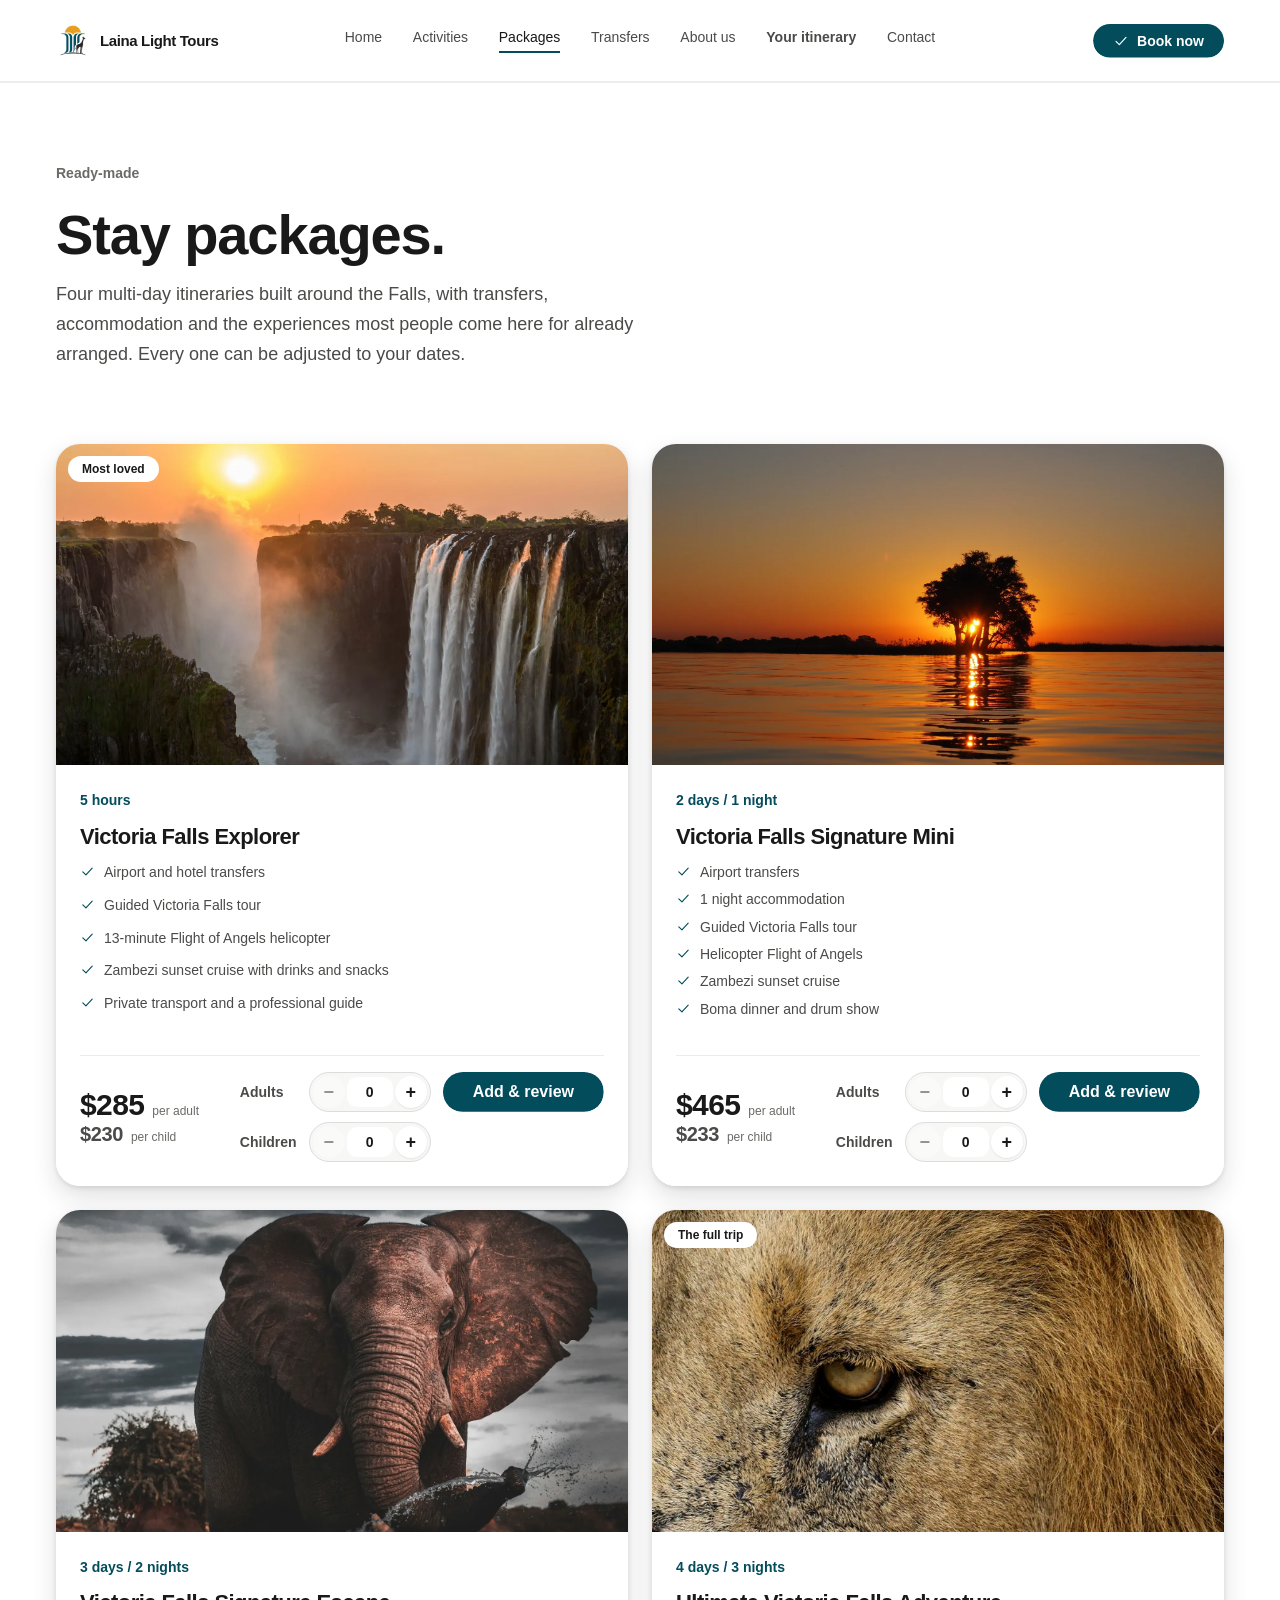
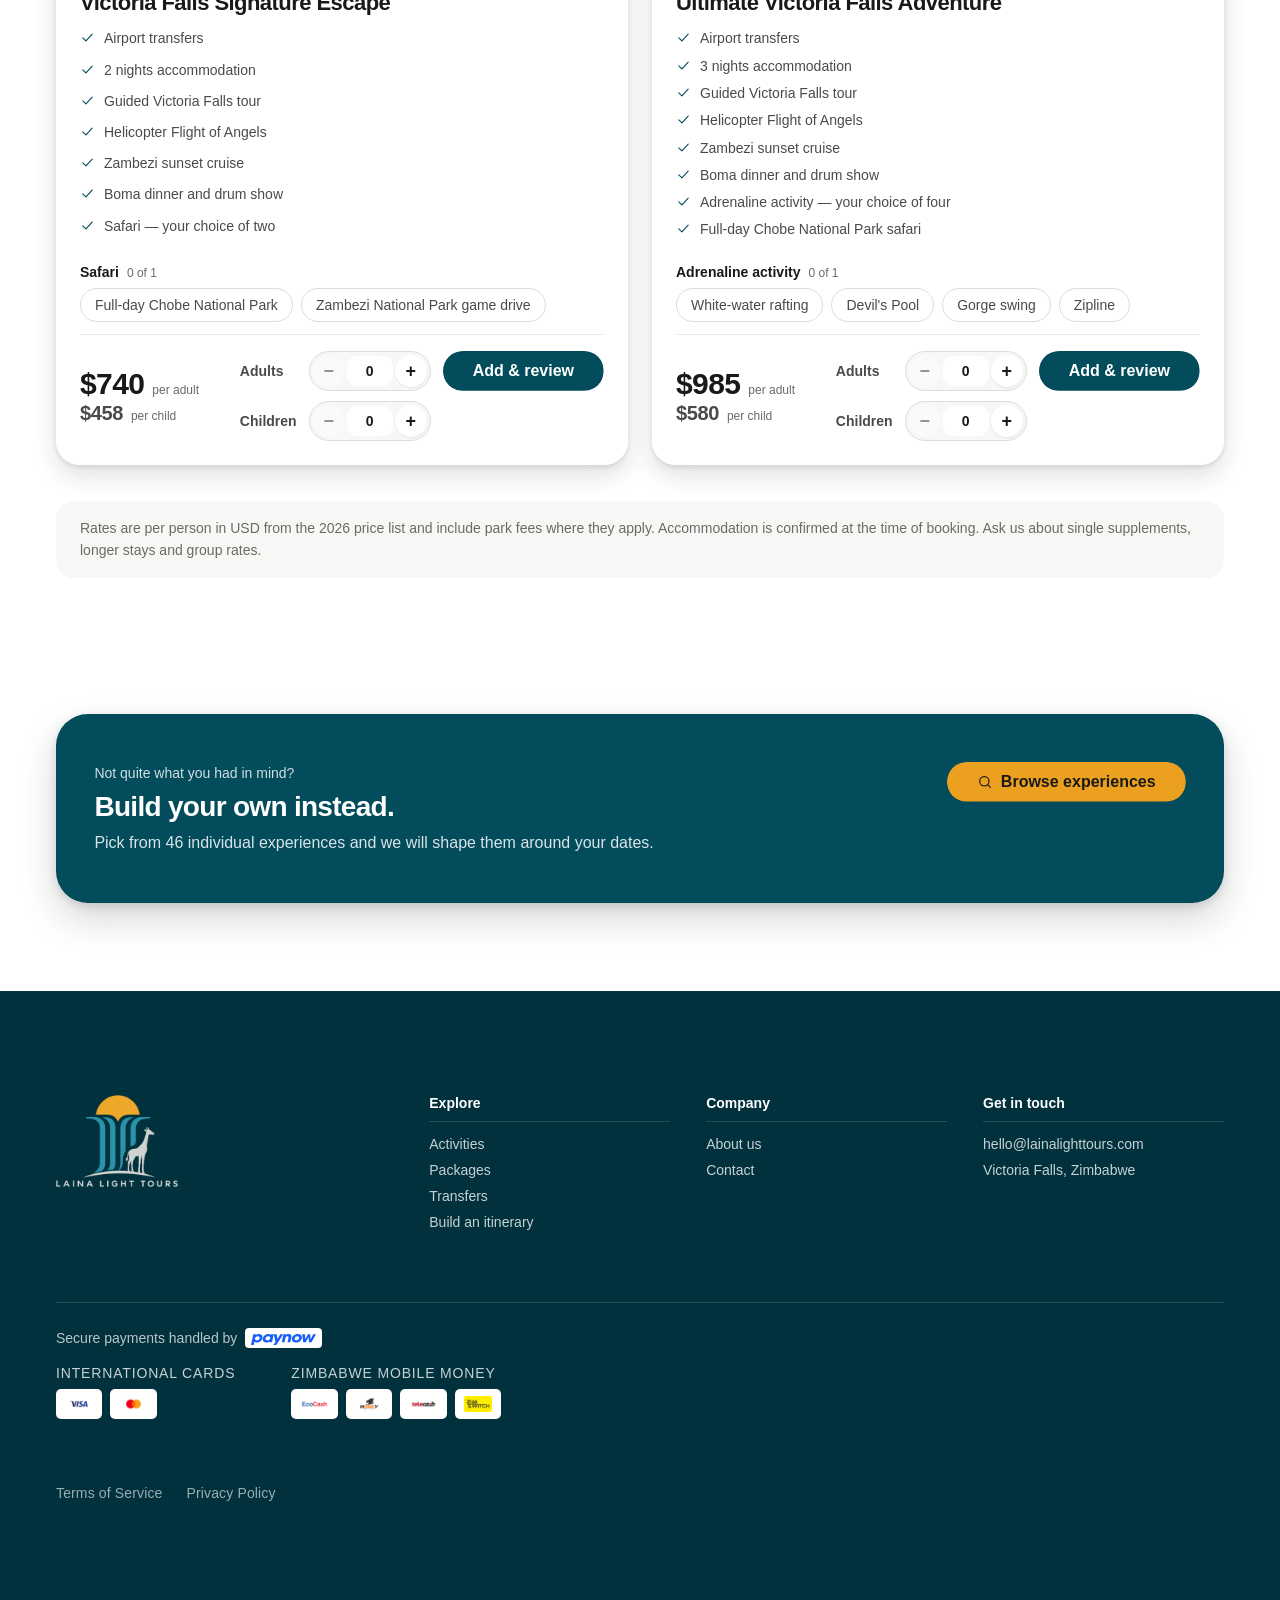
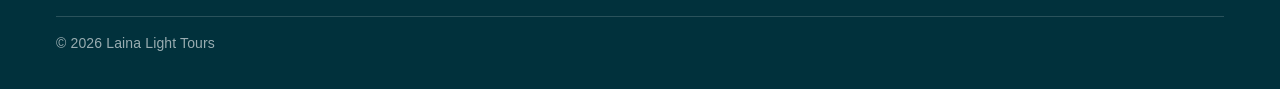
<file: packages.html>
<!doctype html>
<html lang="en">
<head>
  <meta charset="UTF-8">
  <meta name="viewport" content="width=device-width, initial-scale=1.0">
  <meta name="description" content="Four multi-day Victoria Falls packages with transfers, accommodation, guided tours, helicopter flights and safari. Adult and child rates from USD 285.">
  <title>Victoria Falls Stay Packages | Laina Light Tours</title>
  <link rel="stylesheet" href="styles.css?v=202609012115">
  <link rel="stylesheet" href="typography.css?v=202609012115">
  <link rel="stylesheet" href="image-treatment.css?v=202609012115">
  <link rel="stylesheet" href="nav.css?v=202609012115">
  <link rel="stylesheet" href="card-treatment.css?v=202609012115">
  <link rel="stylesheet" href="story.css?v=202609012115">
  <link rel="stylesheet" href="motion.css?v=202609020826">
  <link rel="stylesheet" href="design-system.css?v=202609020826">
  <link rel="icon" href="/favicon.ico" sizes="any">
  <link rel="icon" type="image/png" sizes="32x32" href="/favicon-32x32.png">
  <link rel="icon" type="image/png" sizes="16x16" href="/favicon-16x16.png">
  <link rel="apple-touch-icon" sizes="180x180" href="/apple-touch-icon.png">
  <link rel="manifest" href="/site.webmanifest">
  <meta name="theme-color" content="#024c5c">

  <link rel="canonical" href="https://laina-light-tours.brandonmuchenje01.workers.dev/packages">
  <meta property="og:type" content="website">
  <meta property="og:site_name" content="Laina Light Tours">
  <meta property="og:locale" content="en_ZW">
  <meta property="og:url" content="https://laina-light-tours.brandonmuchenje01.workers.dev/packages">
  <meta property="og:title" content="Victoria Falls Stay Packages | Laina Light Tours">
  <meta property="og:description" content="Four multi-day Victoria Falls packages with transfers, accommodation, guided tours, helicopter flights and safari. Adult and child rates from USD 285.">
  <meta property="og:image" content="https://laina-light-tours.brandonmuchenje01.workers.dev/hero-waterfall.webp">
  <meta property="og:image:alt" content="Victoria Falls, Zimbabwe">
  <meta name="twitter:card" content="summary_large_image">
  <meta name="twitter:title" content="Victoria Falls Stay Packages | Laina Light Tours">
  <meta name="twitter:description" content="Four multi-day Victoria Falls packages with transfers, accommodation, guided tours, helicopter flights and safari. Adult and child rates from USD 285.">
  <meta name="twitter:image" content="https://laina-light-tours.brandonmuchenje01.workers.dev/hero-waterfall.webp">
  <script type="application/ld+json">{"@context": "https://schema.org", "@type": "ItemList", "name": "Victoria Falls stay packages", "itemListElement": [{"@type": "ListItem", "position": 1, "item": {"@type": "TouristTrip", "name": "Victoria Falls Explorer", "provider": {"@id": "https://laina-light-tours.brandonmuchenje01.workers.dev/#organisation"}, "itinerary": {"@type": "Place", "name": "Victoria Falls, Zimbabwe"}, "offers": {"@type": "Offer", "price": "285", "priceCurrency": "USD", "availability": "https://schema.org/InStock", "url": "https://laina-light-tours.brandonmuchenje01.workers.dev/packages"}}}, {"@type": "ListItem", "position": 2, "item": {"@type": "TouristTrip", "name": "Victoria Falls Signature Mini", "provider": {"@id": "https://laina-light-tours.brandonmuchenje01.workers.dev/#organisation"}, "itinerary": {"@type": "Place", "name": "Victoria Falls, Zimbabwe"}, "offers": {"@type": "Offer", "price": "465", "priceCurrency": "USD", "availability": "https://schema.org/InStock", "url": "https://laina-light-tours.brandonmuchenje01.workers.dev/packages"}}}, {"@type": "ListItem", "position": 3, "item": {"@type": "TouristTrip", "name": "Victoria Falls Signature Escape", "provider": {"@id": "https://laina-light-tours.brandonmuchenje01.workers.dev/#organisation"}, "itinerary": {"@type": "Place", "name": "Victoria Falls, Zimbabwe"}, "offers": {"@type": "Offer", "price": "740", "priceCurrency": "USD", "availability": "https://schema.org/InStock", "url": "https://laina-light-tours.brandonmuchenje01.workers.dev/packages"}}}, {"@type": "ListItem", "position": 4, "item": {"@type": "TouristTrip", "name": "Ultimate Victoria Falls Adventure", "provider": {"@id": "https://laina-light-tours.brandonmuchenje01.workers.dev/#organisation"}, "itinerary": {"@type": "Place", "name": "Victoria Falls, Zimbabwe"}, "offers": {"@type": "Offer", "price": "985", "priceCurrency": "USD", "availability": "https://schema.org/InStock", "url": "https://laina-light-tours.brandonmuchenje01.workers.dev/packages"}}}]}</script>
  <script type="application/ld+json">{"@context": "https://schema.org", "@type": "BreadcrumbList", "itemListElement": [{"@type": "ListItem", "position": 1, "name": "Home", "item": "https://laina-light-tours.brandonmuchenje01.workers.dev/"}, {"@type": "ListItem", "position": 2, "name": "Packages", "item": "https://laina-light-tours.brandonmuchenje01.workers.dev/packages"}]}</script>
</head>
<body class="about-page">
<svg xmlns="http://www.w3.org/2000/svg" style="display:none" aria-hidden="true" focusable="false"><defs>
<symbol id="i-arrow-up-right" viewBox="0 0 24 24"><path d="M7 17 17 7M8 7h9v9"/></symbol>
<symbol id="i-arrow-down" viewBox="0 0 24 24"><path d="M12 5v14M6 13l6 6 6-6"/></symbol>
<symbol id="i-arrow-right" viewBox="0 0 24 24"><path d="M5 12h14M13 6l6 6-6 6"/></symbol>
<symbol id="i-menu" viewBox="0 0 24 24"><path d="M4 7h16M4 12h16M4 17h16"/></symbol>
<symbol id="i-close" viewBox="0 0 24 24"><path d="M6 6l12 12M18 6L6 18"/></symbol>
<symbol id="i-whatsapp" viewBox="0 0 24 24"><path d="M12.04 2A9.9 9.9 0 0 0 2.1 11.9a9.8 9.8 0 0 0 1.35 4.96L2 22l5.28-1.38a9.9 9.9 0 0 0 4.76 1.21h.01A9.9 9.9 0 0 0 22 11.94 9.9 9.9 0 0 0 12.04 2Z"/><path d="M8.6 7.6c-.2-.45-.4-.46-.6-.47h-.5a1 1 0 0 0-.72.34A3 3 0 0 0 6 9.7c0 1.3.95 2.55 1.08 2.73.13.17 1.84 2.94 4.55 4 2.25.88 2.71.7 3.2.66.49-.04 1.57-.64 1.79-1.26.22-.62.22-1.15.16-1.26-.07-.11-.24-.17-.5-.3-.27-.14-1.57-.78-1.81-.86-.25-.09-.42-.13-.6.13-.17.26-.68.86-.83 1.03-.15.18-.3.2-.57.07a7.2 7.2 0 0 1-2.13-1.31 8 8 0 0 1-1.47-1.83c-.15-.26-.01-.4.12-.53.12-.12.26-.3.4-.46.12-.15.16-.26.25-.44.08-.17.04-.33-.02-.46-.07-.13-.6-1.43-.82-1.96Z"/></symbol>
<symbol id="i-phone" viewBox="0 0 24 24"><path d="M22 16.9v3a2 2 0 0 1-2.2 2 19.8 19.8 0 0 1-8.6-3.1 19.5 19.5 0 0 1-6-6A19.8 19.8 0 0 1 2.1 4.2 2 2 0 0 1 4.1 2h3a2 2 0 0 1 2 1.7c.1 1 .3 1.9.6 2.8a2 2 0 0 1-.5 2.1L8.1 9.9a16 16 0 0 0 6 6l1.3-1.1a2 2 0 0 1 2.1-.5c.9.3 1.8.5 2.8.6a2 2 0 0 1 1.7 2Z"/></symbol>
<symbol id="i-mail" viewBox="0 0 24 24"><rect x="2" y="4" width="20" height="16" rx="3"/><path d="m3 7 8.2 5.5a1.6 1.6 0 0 0 1.6 0L21 7"/></symbol>
<symbol id="i-pin" viewBox="0 0 24 24"><path d="M20 10.5c0 5.4-8 12-8 12s-8-6.6-8-12a8 8 0 1 1 16 0Z"/><circle cx="12" cy="10.3" r="3"/></symbol>
<symbol id="i-clock" viewBox="0 0 24 24"><circle cx="12" cy="12" r="9"/><path d="M12 7.2V12l3.2 2"/></symbol>
<symbol id="i-users" viewBox="0 0 24 24"><path d="M16 20v-1.6a4 4 0 0 0-4-4H6a4 4 0 0 0-4 4V20"/><circle cx="9" cy="7.4" r="3.4"/><path d="M22 20v-1.6a4 4 0 0 0-3-3.9M16.5 4.2a4 4 0 0 1 0 6.4"/></symbol>
<symbol id="i-calendar" viewBox="0 0 24 24"><rect x="3" y="5" width="18" height="16" rx="3"/><path d="M3 10h18M8 3v4M16 3v4"/></symbol>
<symbol id="i-search" viewBox="0 0 24 24"><circle cx="11" cy="11" r="7"/><path d="m20 20-3.6-3.6"/></symbol>
<symbol id="i-compass" viewBox="0 0 24 24"><circle cx="12" cy="12" r="9.2"/><path d="m15.6 8.4-2 5.2-5.2 2 2-5.2 5.2-2Z"/></symbol>
<symbol id="i-shield-check" viewBox="0 0 24 24"><path d="M12 22s8-3.6 8-10V5.4l-8-3-8 3V12c0 6.4 8 10 8 10Z"/><path d="m9 12 2.2 2.2L15.4 10"/></symbol>
<symbol id="i-sparkle" viewBox="0 0 24 24"><path d="M12 3.2 13.9 9l5.8 1.9-5.8 1.9L12 18.6 10.1 12.8 4.3 10.9 10.1 9 12 3.2Z"/></symbol>
<symbol id="i-route" viewBox="0 0 24 24"><circle cx="6" cy="19" r="2.6"/><circle cx="18" cy="5" r="2.6"/><path d="M15.4 5H9a3 3 0 0 0 0 6h6a3 3 0 0 1 0 6H8.6"/></symbol>
<symbol id="i-star" viewBox="0 0 24 24"><path d="m12 3.6 2.6 5.4 5.9.8-4.3 4.2 1 5.9-5.2-2.8-5.2 2.8 1-5.9L3.5 9.8l5.9-.8L12 3.6Z"/></symbol>
<symbol id="i-check" viewBox="0 0 24 24"><path d="m4.5 12.5 5 5 10-11"/></symbol>
<symbol id="i-globe" viewBox="0 0 24 24"><circle cx="12" cy="12" r="9.2"/><path d="M2.8 12h18.4M12 2.8a14 14 0 0 1 0 18.4 14 14 0 0 1 0-18.4Z"/></symbol>
<symbol id="i-plane" viewBox="0 0 24 24"><path d="M10.2 13.8 3 12l18-7.6-4.2 17.2-3.6-6.4-3 4.2v-4.4"/></symbol>
<symbol id="i-boat" viewBox="0 0 24 24"><path d="M3 18.4c1.6 0 1.6 1.4 3.2 1.4s1.6-1.4 3.2-1.4 1.6 1.4 3.2 1.4 1.6-1.4 3.2-1.4 1.6 1.4 3.2 1.4"/><path d="M4.6 15.4 6 10.2h12l1.4 5.2M12 10.2V5M8.6 5h6.8"/></symbol>
<symbol id="i-binoculars" viewBox="0 0 24 24"><path d="M7 4h3v7H4l1.2-5.6A1.8 1.8 0 0 1 7 4ZM17 4h-3v7h6l-1.2-5.6A1.8 1.8 0 0 0 17 4Z"/><circle cx="6" cy="15.6" r="3.4"/><circle cx="18" cy="15.6" r="3.4"/><path d="M10 11h4"/></symbol>
</defs></svg>
<header class="site-header">
    <a class="brand" href="index.html"><span>Laina Light <em>Tours</em></span></a>
    <button class="menu-toggle" aria-label="Open navigation">&#9776;</button>
    <nav class="main-nav"><a href="index.html">Home</a><a href="activities.html">Activities</a><a class="active" aria-current="page" href="packages.html">Packages</a><a href="transfers.html">Transfers</a><a href="about.html">About us</a><a href="itinerary.html">Your itinerary</a><a href="index.html#contact">Contact</a></nav>
    <a class="header-cart" href="itinerary.html" data-squircle aria-label="Book now — open your itinerary"><svg class="icon" aria-hidden="true"><use href="#i-check"/></svg><span>Book now</span><span class="btn-count" data-cart-count hidden>0</span></a>
  </header>
  <main>
    <section class="pkg-hero">
      <p class="eyebrow">Ready-made</p>
      <h1>Stay packages.</h1>
      <p class="pkg-lead">Four multi-day itineraries built around the Falls, with transfers, accommodation and the experiences most people come here for already arranged. Every one can be adjusted to your dates.</p>
    </section>

    <section class="pkg-grid-section">
      <div class="pkg-grid">
        <article class="pkg-card" data-reveal data-package="Victoria Falls Explorer">
          <div class="pkg-media"><span class="pkg-label">Most loved</span><img src="hero-waterfall.webp" alt="Victoria Falls Explorer" loading="lazy" width="1800" height="1198"></div>
          <div class="pkg-body">
            <p class="pkg-dur">5 hours</p>
            <h2>Victoria Falls Explorer</h2>
            <ul class="pkg-includes"><li><svg class="icon" aria-hidden="true"><use href="#i-check"/></svg>Airport and hotel transfers</li><li><svg class="icon" aria-hidden="true"><use href="#i-check"/></svg>Guided Victoria Falls tour</li><li><svg class="icon" aria-hidden="true"><use href="#i-check"/></svg>13-minute Flight of Angels helicopter</li><li><svg class="icon" aria-hidden="true"><use href="#i-check"/></svg>Zambezi sunset cruise with drinks and snacks</li><li><svg class="icon" aria-hidden="true"><use href="#i-check"/></svg>Private transport and a professional guide</li></ul>
            <div class="pkg-choices"></div><div class="pkg-foot">
              <div class="price-block">
                <div class="price-row"><strong>$285</strong><span>per adult</span></div>
                <div class="price-row is-child"><strong>$230</strong><span>per child</span></div>
              </div>
              <div class="pkg-people"><div class="pkg-people-row"><span class="pkg-people-label" id="lbl-adult-11830">Adults</span><div class="qty-control" data-name="Victoria Falls Explorer" data-who="adult"><button type="button" class="qty-btn qty-dec" aria-label="One fewer adults for Victoria Falls Explorer" disabled>−</button><input class="qty-val" type="number" inputmode="numeric" min="0" max="999" step="1" value="0" aria-label="Adults for Victoria Falls Explorer"><button type="button" class="qty-btn qty-inc" aria-label="One more adults for Victoria Falls Explorer">+</button></div></div><div class="pkg-people-row"><span class="pkg-people-label" id="lbl-child-11830">Children</span><div class="qty-control" data-name="Victoria Falls Explorer" data-who="child"><button type="button" class="qty-btn qty-dec" aria-label="One fewer children for Victoria Falls Explorer" disabled>−</button><input class="qty-val" type="number" inputmode="numeric" min="0" max="999" step="1" value="0" aria-label="Children for Victoria Falls Explorer"><button type="button" class="qty-btn qty-inc" aria-label="One more children for Victoria Falls Explorer">+</button></div></div></div><a class="button button-light pkg-go" data-squircle href="itinerary.html">Add &amp; review</a>
            </div>
          </div>
        </article>
        <article class="pkg-card" data-reveal data-package="Victoria Falls Signature Mini">
          <div class="pkg-media"><img src="signature-mini.webp" alt="Victoria Falls Signature Mini" loading="lazy" width="1800" height="1035"></div>
          <div class="pkg-body">
            <p class="pkg-dur">2 days / 1 night</p>
            <h2>Victoria Falls Signature Mini</h2>
            <ul class="pkg-includes"><li><svg class="icon" aria-hidden="true"><use href="#i-check"/></svg>Airport transfers</li><li><svg class="icon" aria-hidden="true"><use href="#i-check"/></svg>1 night accommodation</li><li><svg class="icon" aria-hidden="true"><use href="#i-check"/></svg>Guided Victoria Falls tour</li><li><svg class="icon" aria-hidden="true"><use href="#i-check"/></svg>Helicopter Flight of Angels</li><li><svg class="icon" aria-hidden="true"><use href="#i-check"/></svg>Zambezi sunset cruise</li><li><svg class="icon" aria-hidden="true"><use href="#i-check"/></svg>Boma dinner and drum show</li></ul>
            <div class="pkg-choices"></div><div class="pkg-foot">
              <div class="price-block">
                <div class="price-row"><strong>$465</strong><span>per adult</span></div>
                <div class="price-row is-child"><strong>$233</strong><span>per child</span></div>
              </div>
              <div class="pkg-people"><div class="pkg-people-row"><span class="pkg-people-label" id="lbl-adult-36330">Adults</span><div class="qty-control" data-name="Victoria Falls Signature Mini" data-who="adult"><button type="button" class="qty-btn qty-dec" aria-label="One fewer adults for Victoria Falls Signature Mini" disabled>−</button><input class="qty-val" type="number" inputmode="numeric" min="0" max="999" step="1" value="0" aria-label="Adults for Victoria Falls Signature Mini"><button type="button" class="qty-btn qty-inc" aria-label="One more adults for Victoria Falls Signature Mini">+</button></div></div><div class="pkg-people-row"><span class="pkg-people-label" id="lbl-child-36330">Children</span><div class="qty-control" data-name="Victoria Falls Signature Mini" data-who="child"><button type="button" class="qty-btn qty-dec" aria-label="One fewer children for Victoria Falls Signature Mini" disabled>−</button><input class="qty-val" type="number" inputmode="numeric" min="0" max="999" step="1" value="0" aria-label="Children for Victoria Falls Signature Mini"><button type="button" class="qty-btn qty-inc" aria-label="One more children for Victoria Falls Signature Mini">+</button></div></div></div><a class="button button-light pkg-go" data-squircle href="itinerary.html">Add &amp; review</a>
            </div>
          </div>
        </article>
        <article class="pkg-card" data-reveal data-package="Victoria Falls Signature Escape">
          <div class="pkg-media"><img src="signature-escape.webp" alt="Victoria Falls Signature Escape" loading="lazy" width="1440" height="1800"></div>
          <div class="pkg-body">
            <p class="pkg-dur">3 days / 2 nights</p>
            <h2>Victoria Falls Signature Escape</h2>
            <ul class="pkg-includes"><li><svg class="icon" aria-hidden="true"><use href="#i-check"/></svg>Airport transfers</li><li><svg class="icon" aria-hidden="true"><use href="#i-check"/></svg>2 nights accommodation</li><li><svg class="icon" aria-hidden="true"><use href="#i-check"/></svg>Guided Victoria Falls tour</li><li><svg class="icon" aria-hidden="true"><use href="#i-check"/></svg>Helicopter Flight of Angels</li><li><svg class="icon" aria-hidden="true"><use href="#i-check"/></svg>Zambezi sunset cruise</li><li><svg class="icon" aria-hidden="true"><use href="#i-check"/></svg>Boma dinner and drum show</li><li><svg class="icon" aria-hidden="true"><use href="#i-check"/></svg>Safari &mdash; your choice of two</li></ul>
            <div class="pkg-choices"></div><div class="pkg-foot">
              <div class="price-block">
                <div class="price-row"><strong>$740</strong><span>per adult</span></div>
                <div class="price-row is-child"><strong>$458</strong><span>per child</span></div>
              </div>
              <div class="pkg-people"><div class="pkg-people-row"><span class="pkg-people-label" id="lbl-adult-27589">Adults</span><div class="qty-control" data-name="Victoria Falls Signature Escape" data-who="adult"><button type="button" class="qty-btn qty-dec" aria-label="One fewer adults for Victoria Falls Signature Escape" disabled>−</button><input class="qty-val" type="number" inputmode="numeric" min="0" max="999" step="1" value="0" aria-label="Adults for Victoria Falls Signature Escape"><button type="button" class="qty-btn qty-inc" aria-label="One more adults for Victoria Falls Signature Escape">+</button></div></div><div class="pkg-people-row"><span class="pkg-people-label" id="lbl-child-27589">Children</span><div class="qty-control" data-name="Victoria Falls Signature Escape" data-who="child"><button type="button" class="qty-btn qty-dec" aria-label="One fewer children for Victoria Falls Signature Escape" disabled>−</button><input class="qty-val" type="number" inputmode="numeric" min="0" max="999" step="1" value="0" aria-label="Children for Victoria Falls Signature Escape"><button type="button" class="qty-btn qty-inc" aria-label="One more children for Victoria Falls Signature Escape">+</button></div></div></div><a class="button button-light pkg-go" data-squircle href="itinerary.html">Add &amp; review</a>
            </div>
          </div>
        </article>
        <article class="pkg-card" data-reveal data-package="Ultimate Victoria Falls Adventure">
          <div class="pkg-media"><span class="pkg-label">The full trip</span><img src="Meet%20the%20wild.jpg" alt="Ultimate Victoria Falls Adventure" loading="lazy" width="800" height="1200"></div>
          <div class="pkg-body">
            <p class="pkg-dur">4 days / 3 nights</p>
            <h2>Ultimate Victoria Falls Adventure</h2>
            <ul class="pkg-includes"><li><svg class="icon" aria-hidden="true"><use href="#i-check"/></svg>Airport transfers</li><li><svg class="icon" aria-hidden="true"><use href="#i-check"/></svg>3 nights accommodation</li><li><svg class="icon" aria-hidden="true"><use href="#i-check"/></svg>Guided Victoria Falls tour</li><li><svg class="icon" aria-hidden="true"><use href="#i-check"/></svg>Helicopter Flight of Angels</li><li><svg class="icon" aria-hidden="true"><use href="#i-check"/></svg>Zambezi sunset cruise</li><li><svg class="icon" aria-hidden="true"><use href="#i-check"/></svg>Boma dinner and drum show</li><li><svg class="icon" aria-hidden="true"><use href="#i-check"/></svg>Adrenaline activity &mdash; your choice of four</li><li><svg class="icon" aria-hidden="true"><use href="#i-check"/></svg>Full-day Chobe National Park safari</li></ul>
            <div class="pkg-choices"></div><div class="pkg-foot">
              <div class="price-block">
                <div class="price-row"><strong>$985</strong><span>per adult</span></div>
                <div class="price-row is-child"><strong>$580</strong><span>per child</span></div>
              </div>
              <div class="pkg-people"><div class="pkg-people-row"><span class="pkg-people-label" id="lbl-adult-50572">Adults</span><div class="qty-control" data-name="Ultimate Victoria Falls Adventure" data-who="adult"><button type="button" class="qty-btn qty-dec" aria-label="One fewer adults for Ultimate Victoria Falls Adventure" disabled>−</button><input class="qty-val" type="number" inputmode="numeric" min="0" max="999" step="1" value="0" aria-label="Adults for Ultimate Victoria Falls Adventure"><button type="button" class="qty-btn qty-inc" aria-label="One more adults for Ultimate Victoria Falls Adventure">+</button></div></div><div class="pkg-people-row"><span class="pkg-people-label" id="lbl-child-50572">Children</span><div class="qty-control" data-name="Ultimate Victoria Falls Adventure" data-who="child"><button type="button" class="qty-btn qty-dec" aria-label="One fewer children for Ultimate Victoria Falls Adventure" disabled>−</button><input class="qty-val" type="number" inputmode="numeric" min="0" max="999" step="1" value="0" aria-label="Children for Ultimate Victoria Falls Adventure"><button type="button" class="qty-btn qty-inc" aria-label="One more children for Ultimate Victoria Falls Adventure">+</button></div></div></div><a class="button button-light pkg-go" data-squircle href="itinerary.html">Add &amp; review</a>
            </div>
          </div>
        </article>
      </div>
      <p class="pkg-note">Rates are per person in USD from the 2026 price list and include park fees where they apply. Accommodation is confirmed at the time of booking. Ask us about single supplements, longer stays and group rates.</p>
    </section>

    <section class="pkg-cta">
      <div>
        <p class="eyebrow">Not quite what you had in mind?</p>
        <h2>Build your own instead.</h2>
        <p>Pick from 46 individual experiences and we will shape them around your dates.</p>
      </div>
      <a class="button button-light" data-squircle href="activities.html"><svg class="icon" aria-hidden="true"><use href="#i-search"/></svg> Browse experiences</a>
    </section>
  </main>
<footer class="site-footer">
    <div class="footer-brand">
      <a class="brand" href="index.html"><span>Laina Light <em>Tours</em></span></a>
      </div>
    <div class="footer-column">
      <h3>Explore</h3>
      <a href="activities.html">Activities</a>
      <a href="packages.html">Packages</a>
      <a href="transfers.html">Transfers</a>
      <a href="itinerary.html">Build an itinerary</a>
    </div>
    <div class="footer-column">
      <h3>Company</h3>
      <a href="about.html">About us</a>
      <a href="index.html#contact">Contact</a>
    </div>
    <div class="footer-column">
      <h3>Get in touch</h3>
      <a href="mailto:hello@lainalighttours.com">hello@lainalighttours.com</a>
      <span>Victoria Falls, Zimbabwe</span>
    </div>
    <div class="footer-payments"><p class="footer-payments__label">Secure payments handled by <img src="images/payments/paynow.svg" alt="Paynow" class="paynow-mark" loading="lazy"></p><div class="payment-groups"><div class="payment-group"><span class="payment-group__label">International cards</span><ul class="payment-logos"><li><img src="images/payments/logo-4-visa.png" alt="Visa" loading="lazy" width="128" height="72"></li><li><img src="images/payments/logo-5-mastercard.png" alt="Mastercard" loading="lazy" width="128" height="72"></li></ul></div><div class="payment-group"><span class="payment-group__label">Zimbabwe mobile money</span><ul class="payment-logos"><li><img src="images/payments/logo-1-ecocash.png" alt="EcoCash" loading="lazy" width="128" height="72"></li><li><img src="images/payments/logo-2-money-1.png" alt="OneMoney" loading="lazy" width="128" height="72"></li><li><img src="images/payments/logo-3-telecash.png" alt="Telecash" loading="lazy" width="128" height="72"></li><li><img src="images/payments/logo-6-zimswitch.png" alt="ZimSwitch" loading="lazy" width="128" height="72"></li></ul></div></div></div><div class="footer-legal"><a href="terms.html">Terms of Service</a><a href="privacy.html">Privacy Policy</a></div><div class="footer-bottom">
      <span>&copy; 2026 Laina Light Tours</span>
      </div>
  </footer>
  <script src="script.js?v=202609020826"></script>
  <script src="squircle.js?v=202609020826"></script>
</body>
</html>
</file>
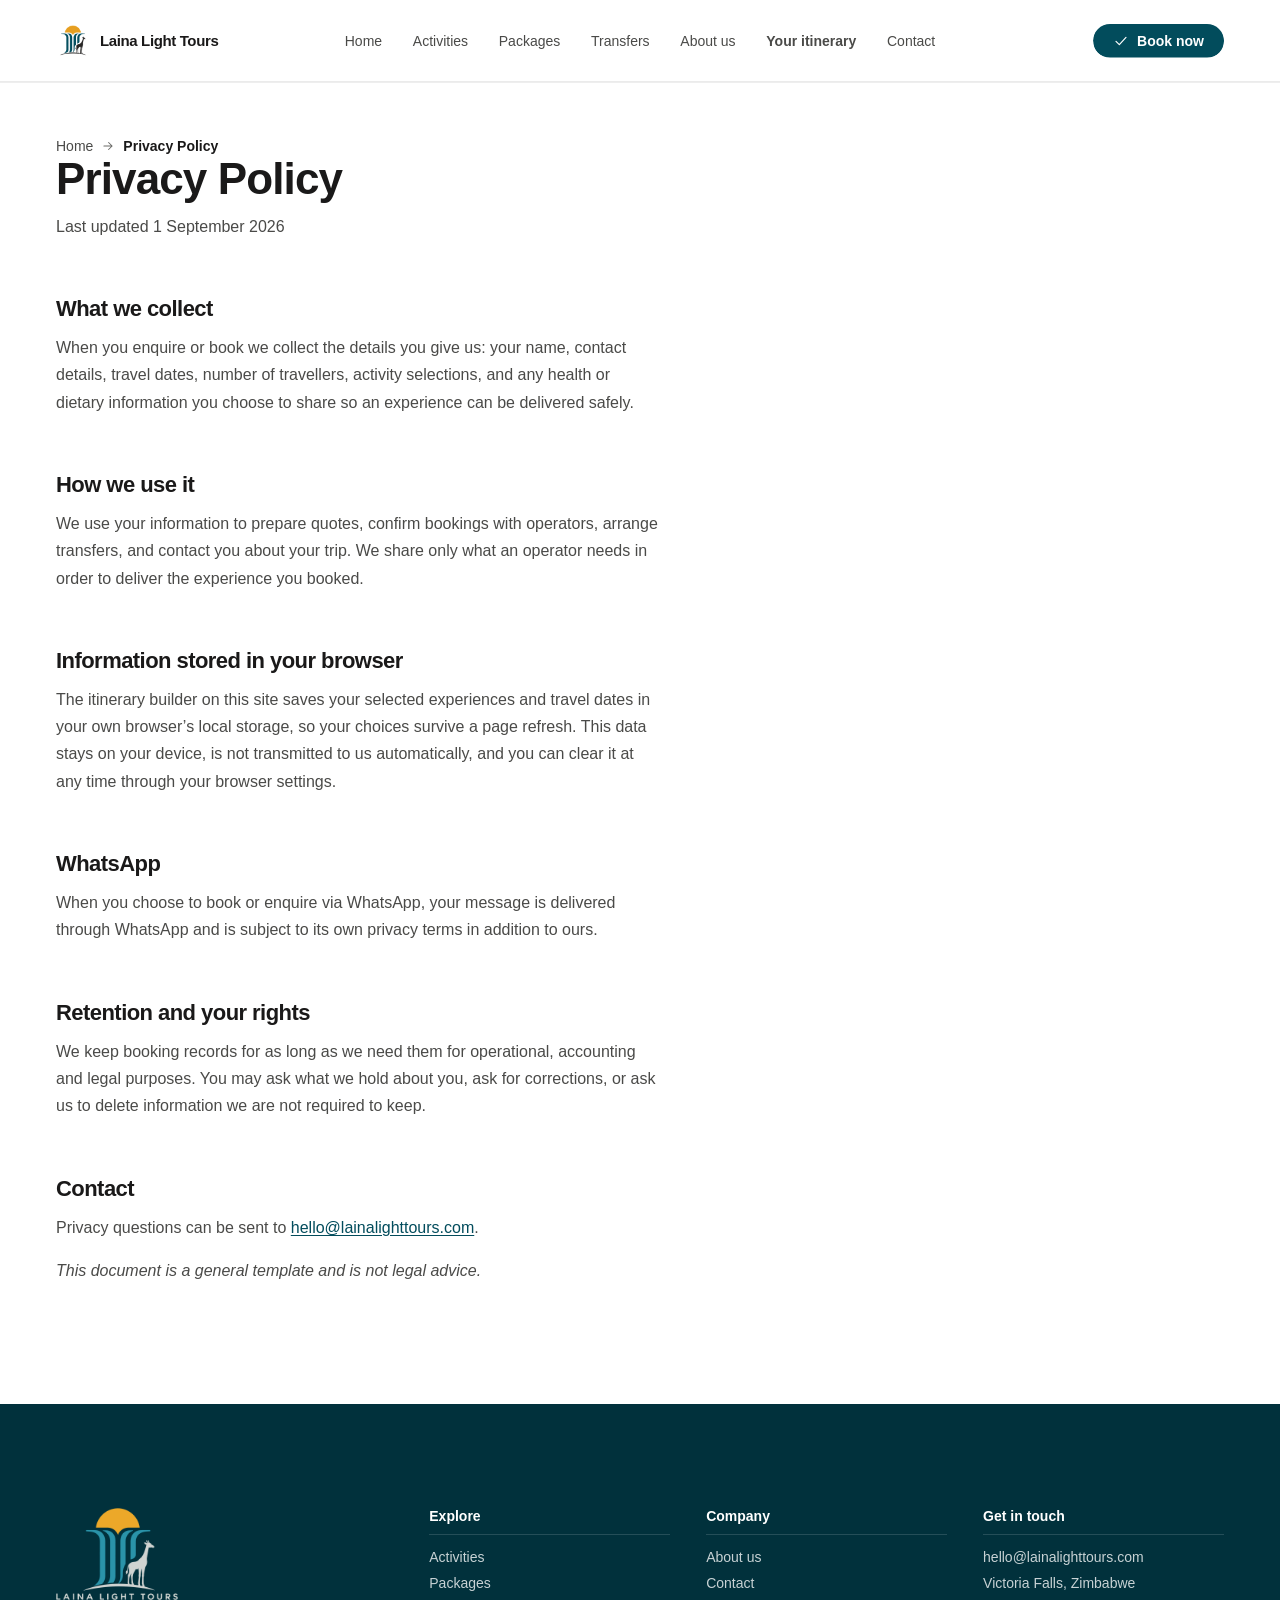
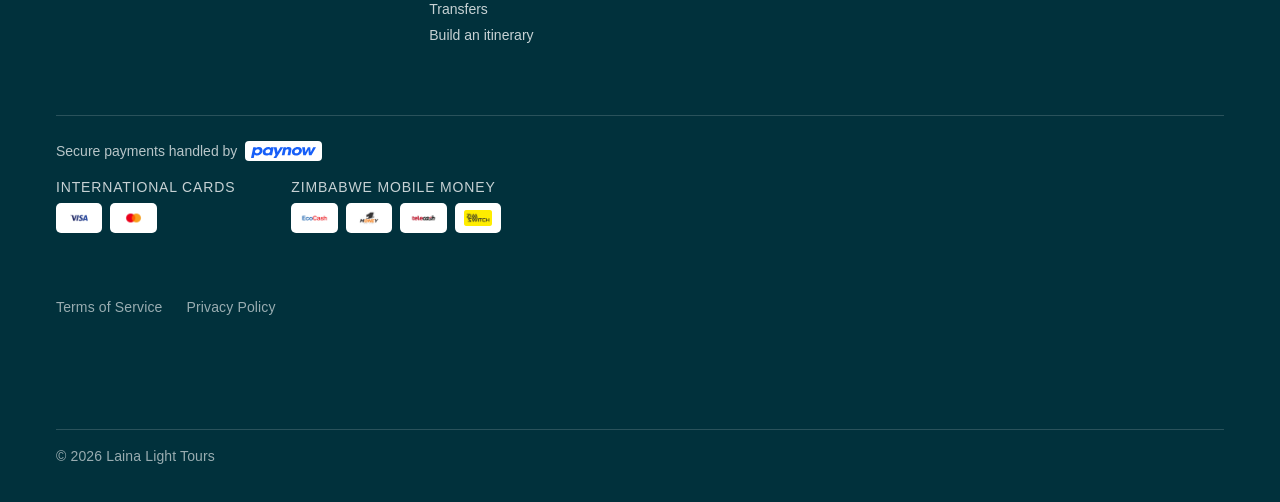
<file: privacy.html>
<!doctype html>
<html lang="en">
<head>
  <meta charset="UTF-8">
  <meta name="viewport" content="width=device-width, initial-scale=1.0">
  <meta name="description" content="How Laina Light Tours collects, uses and protects your personal information.">
  <title>Privacy Policy | Laina Light Tours</title>
  <link rel="stylesheet" href="styles.css?v=202609012115">
  <link rel="stylesheet" href="typography.css?v=202609012115">
  <link rel="stylesheet" href="image-treatment.css?v=202609012115">
  <link rel="stylesheet" href="nav.css?v=202609012115">
  <link rel="stylesheet" href="card-treatment.css?v=202609012115">
  <link rel="stylesheet" href="story.css?v=202609012115">
  <link rel="stylesheet" href="motion.css?v=202609020826">
  <link rel="stylesheet" href="design-system.css?v=202609020826">
  <link rel="icon" href="/favicon.ico" sizes="any">
  <link rel="icon" type="image/png" sizes="32x32" href="/favicon-32x32.png">
  <link rel="icon" type="image/png" sizes="16x16" href="/favicon-16x16.png">
  <link rel="apple-touch-icon" sizes="180x180" href="/apple-touch-icon.png">
  <link rel="manifest" href="/site.webmanifest">
  <meta name="theme-color" content="#024c5c">

  <link rel="canonical" href="https://laina-light-tours.brandonmuchenje01.workers.dev/privacy">
  <meta property="og:type" content="website">
  <meta property="og:site_name" content="Laina Light Tours">
  <meta property="og:locale" content="en_ZW">
  <meta property="og:url" content="https://laina-light-tours.brandonmuchenje01.workers.dev/privacy">
  <meta property="og:title" content="Privacy Policy | Laina Light Tours">
  <meta property="og:description" content="How Laina Light Tours collects, uses and protects your personal information.">
  <meta property="og:image" content="https://laina-light-tours.brandonmuchenje01.workers.dev/hero-waterfall.webp">
  <meta property="og:image:alt" content="Victoria Falls, Zimbabwe">
  <meta name="twitter:card" content="summary_large_image">
  <meta name="twitter:title" content="Privacy Policy | Laina Light Tours">
  <meta name="twitter:description" content="How Laina Light Tours collects, uses and protects your personal information.">
  <meta name="twitter:image" content="https://laina-light-tours.brandonmuchenje01.workers.dev/hero-waterfall.webp">
  <script type="application/ld+json">{"@context": "https://schema.org", "@type": "BreadcrumbList", "itemListElement": [{"@type": "ListItem", "position": 1, "name": "Home", "item": "https://laina-light-tours.brandonmuchenje01.workers.dev/"}, {"@type": "ListItem", "position": 2, "name": "Privacy Policy", "item": "https://laina-light-tours.brandonmuchenje01.workers.dev/privacy"}]}</script>
</head>
<body class="about-page">
<svg xmlns="http://www.w3.org/2000/svg" style="display:none" aria-hidden="true" focusable="false"><defs>
<symbol id="i-arrow-up-right" viewBox="0 0 24 24"><path d="M7 17 17 7M8 7h9v9"/></symbol>
<symbol id="i-arrow-down" viewBox="0 0 24 24"><path d="M12 5v14M6 13l6 6 6-6"/></symbol>
<symbol id="i-arrow-right" viewBox="0 0 24 24"><path d="M5 12h14M13 6l6 6-6 6"/></symbol>
<symbol id="i-menu" viewBox="0 0 24 24"><path d="M4 7h16M4 12h16M4 17h16"/></symbol>
<symbol id="i-close" viewBox="0 0 24 24"><path d="M6 6l12 12M18 6L6 18"/></symbol>
<symbol id="i-whatsapp" viewBox="0 0 24 24"><path d="M12.04 2A9.9 9.9 0 0 0 2.1 11.9a9.8 9.8 0 0 0 1.35 4.96L2 22l5.28-1.38a9.9 9.9 0 0 0 4.76 1.21h.01A9.9 9.9 0 0 0 22 11.94 9.9 9.9 0 0 0 12.04 2Z"/><path d="M8.6 7.6c-.2-.45-.4-.46-.6-.47h-.5a1 1 0 0 0-.72.34A3 3 0 0 0 6 9.7c0 1.3.95 2.55 1.08 2.73.13.17 1.84 2.94 4.55 4 2.25.88 2.71.7 3.2.66.49-.04 1.57-.64 1.79-1.26.22-.62.22-1.15.16-1.26-.07-.11-.24-.17-.5-.3-.27-.14-1.57-.78-1.81-.86-.25-.09-.42-.13-.6.13-.17.26-.68.86-.83 1.03-.15.18-.3.2-.57.07a7.2 7.2 0 0 1-2.13-1.31 8 8 0 0 1-1.47-1.83c-.15-.26-.01-.4.12-.53.12-.12.26-.3.4-.46.12-.15.16-.26.25-.44.08-.17.04-.33-.02-.46-.07-.13-.6-1.43-.82-1.96Z"/></symbol>
<symbol id="i-phone" viewBox="0 0 24 24"><path d="M22 16.9v3a2 2 0 0 1-2.2 2 19.8 19.8 0 0 1-8.6-3.1 19.5 19.5 0 0 1-6-6A19.8 19.8 0 0 1 2.1 4.2 2 2 0 0 1 4.1 2h3a2 2 0 0 1 2 1.7c.1 1 .3 1.9.6 2.8a2 2 0 0 1-.5 2.1L8.1 9.9a16 16 0 0 0 6 6l1.3-1.1a2 2 0 0 1 2.1-.5c.9.3 1.8.5 2.8.6a2 2 0 0 1 1.7 2Z"/></symbol>
<symbol id="i-mail" viewBox="0 0 24 24"><rect x="2" y="4" width="20" height="16" rx="3"/><path d="m3 7 8.2 5.5a1.6 1.6 0 0 0 1.6 0L21 7"/></symbol>
<symbol id="i-pin" viewBox="0 0 24 24"><path d="M20 10.5c0 5.4-8 12-8 12s-8-6.6-8-12a8 8 0 1 1 16 0Z"/><circle cx="12" cy="10.3" r="3"/></symbol>
<symbol id="i-clock" viewBox="0 0 24 24"><circle cx="12" cy="12" r="9"/><path d="M12 7.2V12l3.2 2"/></symbol>
<symbol id="i-users" viewBox="0 0 24 24"><path d="M16 20v-1.6a4 4 0 0 0-4-4H6a4 4 0 0 0-4 4V20"/><circle cx="9" cy="7.4" r="3.4"/><path d="M22 20v-1.6a4 4 0 0 0-3-3.9M16.5 4.2a4 4 0 0 1 0 6.4"/></symbol>
<symbol id="i-calendar" viewBox="0 0 24 24"><rect x="3" y="5" width="18" height="16" rx="3"/><path d="M3 10h18M8 3v4M16 3v4"/></symbol>
<symbol id="i-search" viewBox="0 0 24 24"><circle cx="11" cy="11" r="7"/><path d="m20 20-3.6-3.6"/></symbol>
<symbol id="i-compass" viewBox="0 0 24 24"><circle cx="12" cy="12" r="9.2"/><path d="m15.6 8.4-2 5.2-5.2 2 2-5.2 5.2-2Z"/></symbol>
<symbol id="i-shield-check" viewBox="0 0 24 24"><path d="M12 22s8-3.6 8-10V5.4l-8-3-8 3V12c0 6.4 8 10 8 10Z"/><path d="m9 12 2.2 2.2L15.4 10"/></symbol>
<symbol id="i-sparkle" viewBox="0 0 24 24"><path d="M12 3.2 13.9 9l5.8 1.9-5.8 1.9L12 18.6 10.1 12.8 4.3 10.9 10.1 9 12 3.2Z"/></symbol>
<symbol id="i-route" viewBox="0 0 24 24"><circle cx="6" cy="19" r="2.6"/><circle cx="18" cy="5" r="2.6"/><path d="M15.4 5H9a3 3 0 0 0 0 6h6a3 3 0 0 1 0 6H8.6"/></symbol>
<symbol id="i-star" viewBox="0 0 24 24"><path d="m12 3.6 2.6 5.4 5.9.8-4.3 4.2 1 5.9-5.2-2.8-5.2 2.8 1-5.9L3.5 9.8l5.9-.8L12 3.6Z"/></symbol>
<symbol id="i-check" viewBox="0 0 24 24"><path d="m4.5 12.5 5 5 10-11"/></symbol>
<symbol id="i-globe" viewBox="0 0 24 24"><circle cx="12" cy="12" r="9.2"/><path d="M2.8 12h18.4M12 2.8a14 14 0 0 1 0 18.4 14 14 0 0 1 0-18.4Z"/></symbol>
<symbol id="i-plane" viewBox="0 0 24 24"><path d="M10.2 13.8 3 12l18-7.6-4.2 17.2-3.6-6.4-3 4.2v-4.4"/></symbol>
<symbol id="i-boat" viewBox="0 0 24 24"><path d="M3 18.4c1.6 0 1.6 1.4 3.2 1.4s1.6-1.4 3.2-1.4 1.6 1.4 3.2 1.4 1.6-1.4 3.2-1.4 1.6 1.4 3.2 1.4"/><path d="M4.6 15.4 6 10.2h12l1.4 5.2M12 10.2V5M8.6 5h6.8"/></symbol>
<symbol id="i-binoculars" viewBox="0 0 24 24"><path d="M7 4h3v7H4l1.2-5.6A1.8 1.8 0 0 1 7 4ZM17 4h-3v7h6l-1.2-5.6A1.8 1.8 0 0 0 17 4Z"/><circle cx="6" cy="15.6" r="3.4"/><circle cx="18" cy="15.6" r="3.4"/><path d="M10 11h4"/></symbol>
</defs></svg>
<header class="site-header">
    <a class="brand" href="index.html"><span>Laina Light <em>Tours</em></span></a>
    <button class="menu-toggle" aria-label="Open navigation">&#9776;</button>
    <nav class="main-nav"><a href="index.html">Home</a><a href="activities.html">Activities</a><a href="packages.html">Packages</a><a href="transfers.html">Transfers</a><a href="about.html">About us</a><a href="itinerary.html">Your itinerary</a><a href="index.html#contact">Contact</a></nav>
    <a class="header-cart" href="itinerary.html" data-squircle aria-label="Book now — open your itinerary"><svg class="icon" aria-hidden="true"><use href="#i-check"/></svg><span>Book now</span><span class="btn-count" data-cart-count hidden>0</span></a>
  </header>
  <nav class="page-crumb" aria-label="Breadcrumb"><a href="index.html">Home</a><span aria-hidden="true"><svg class="icon" aria-hidden="true"><use href="#i-arrow-right"/></svg></span><span aria-current="page">Privacy Policy</span></nav>
  <main>
    <article class="legal-page">
      <h1>Privacy Policy</h1>
      <p class="legal-updated">Last updated 1 September 2026</p>
      <h2>What we collect</h2>
      <p>When you enquire or book we collect the details you give us: your name, contact details, travel dates, number of travellers, activity selections, and any health or dietary information you choose to share so an experience can be delivered safely.</p>
      <h2>How we use it</h2>
      <p>We use your information to prepare quotes, confirm bookings with operators, arrange transfers, and contact you about your trip. We share only what an operator needs in order to deliver the experience you booked.</p>
      <h2>Information stored in your browser</h2>
      <p>The itinerary builder on this site saves your selected experiences and travel dates in your own browser&rsquo;s local storage, so your choices survive a page refresh. This data stays on your device, is not transmitted to us automatically, and you can clear it at any time through your browser settings.</p>
      <h2>WhatsApp</h2>
      <p>When you choose to book or enquire via WhatsApp, your message is delivered through WhatsApp and is subject to its own privacy terms in addition to ours.</p>
      <h2>Retention and your rights</h2>
      <p>We keep booking records for as long as we need them for operational, accounting and legal purposes. You may ask what we hold about you, ask for corrections, or ask us to delete information we are not required to keep.</p>
      <h2>Contact</h2>
      <p>Privacy questions can be sent to <a href="mailto:hello@lainalighttours.com">hello@lainalighttours.com</a>.</p>
      <p><em>This document is a general template and is not legal advice.</em></p>
    </article>
  </main>
<footer class="site-footer">
    <div class="footer-brand">
      <a class="brand" href="index.html"><span>Laina Light <em>Tours</em></span></a>
      </div>
    <div class="footer-column">
      <h3>Explore</h3>
      <a href="activities.html">Activities</a>
      <a href="packages.html">Packages</a>
      <a href="transfers.html">Transfers</a>
      <a href="itinerary.html">Build an itinerary</a>
    </div>
    <div class="footer-column">
      <h3>Company</h3>
      <a href="about.html">About us</a>
      <a href="index.html#contact">Contact</a>
    </div>
    <div class="footer-column">
      <h3>Get in touch</h3>
      <a href="mailto:hello@lainalighttours.com">hello@lainalighttours.com</a>
      <span>Victoria Falls, Zimbabwe</span>
    </div>
    <div class="footer-payments"><p class="footer-payments__label">Secure payments handled by <img src="images/payments/paynow.svg" alt="Paynow" class="paynow-mark" loading="lazy"></p><div class="payment-groups"><div class="payment-group"><span class="payment-group__label">International cards</span><ul class="payment-logos"><li><img src="images/payments/logo-4-visa.png" alt="Visa" loading="lazy" width="128" height="72"></li><li><img src="images/payments/logo-5-mastercard.png" alt="Mastercard" loading="lazy" width="128" height="72"></li></ul></div><div class="payment-group"><span class="payment-group__label">Zimbabwe mobile money</span><ul class="payment-logos"><li><img src="images/payments/logo-1-ecocash.png" alt="EcoCash" loading="lazy" width="128" height="72"></li><li><img src="images/payments/logo-2-money-1.png" alt="OneMoney" loading="lazy" width="128" height="72"></li><li><img src="images/payments/logo-3-telecash.png" alt="Telecash" loading="lazy" width="128" height="72"></li><li><img src="images/payments/logo-6-zimswitch.png" alt="ZimSwitch" loading="lazy" width="128" height="72"></li></ul></div></div></div><div class="footer-legal"><a href="terms.html">Terms of Service</a><a href="privacy.html">Privacy Policy</a></div><div class="footer-bottom">
      <span>&copy; 2026 Laina Light Tours</span>
      </div>
  </footer>
  <script src="script.js?v=202609020826"></script>
  <script src="squircle.js?v=202609020826"></script>
</body>
</html>
</file>
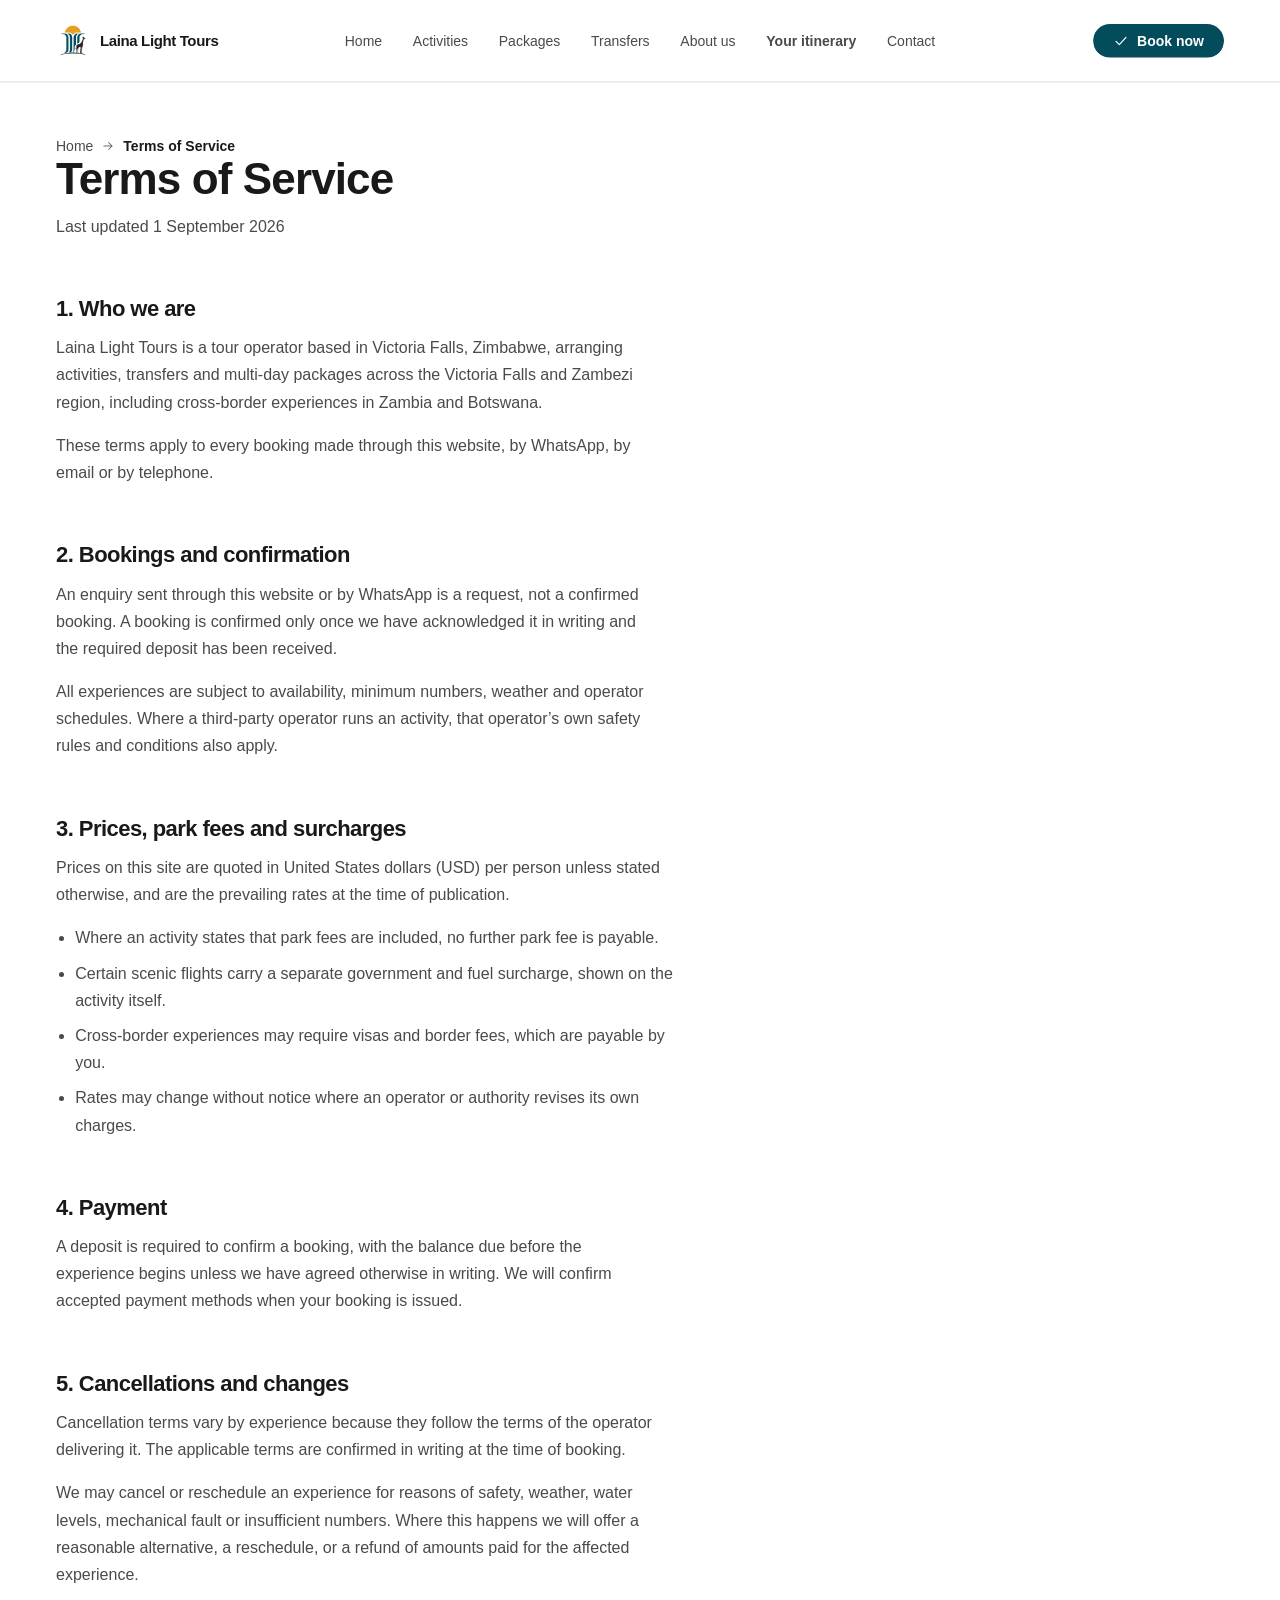
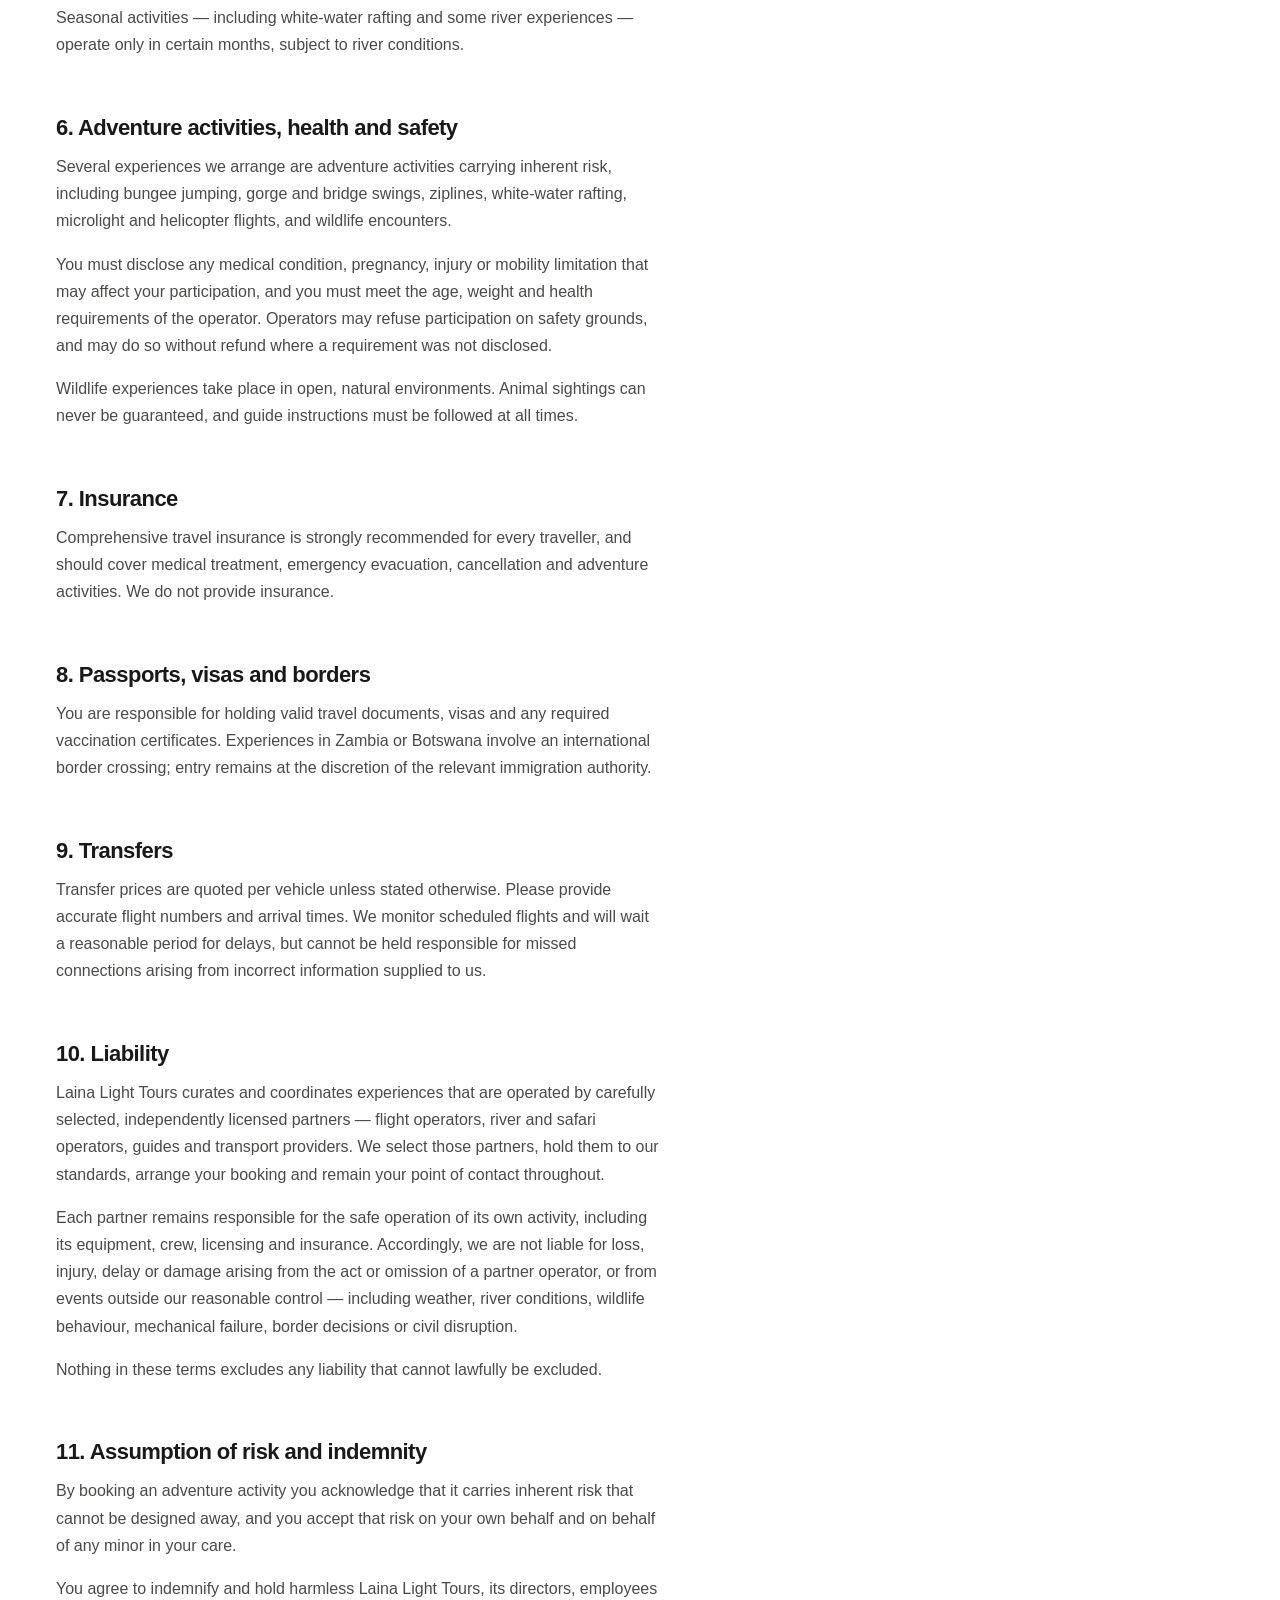
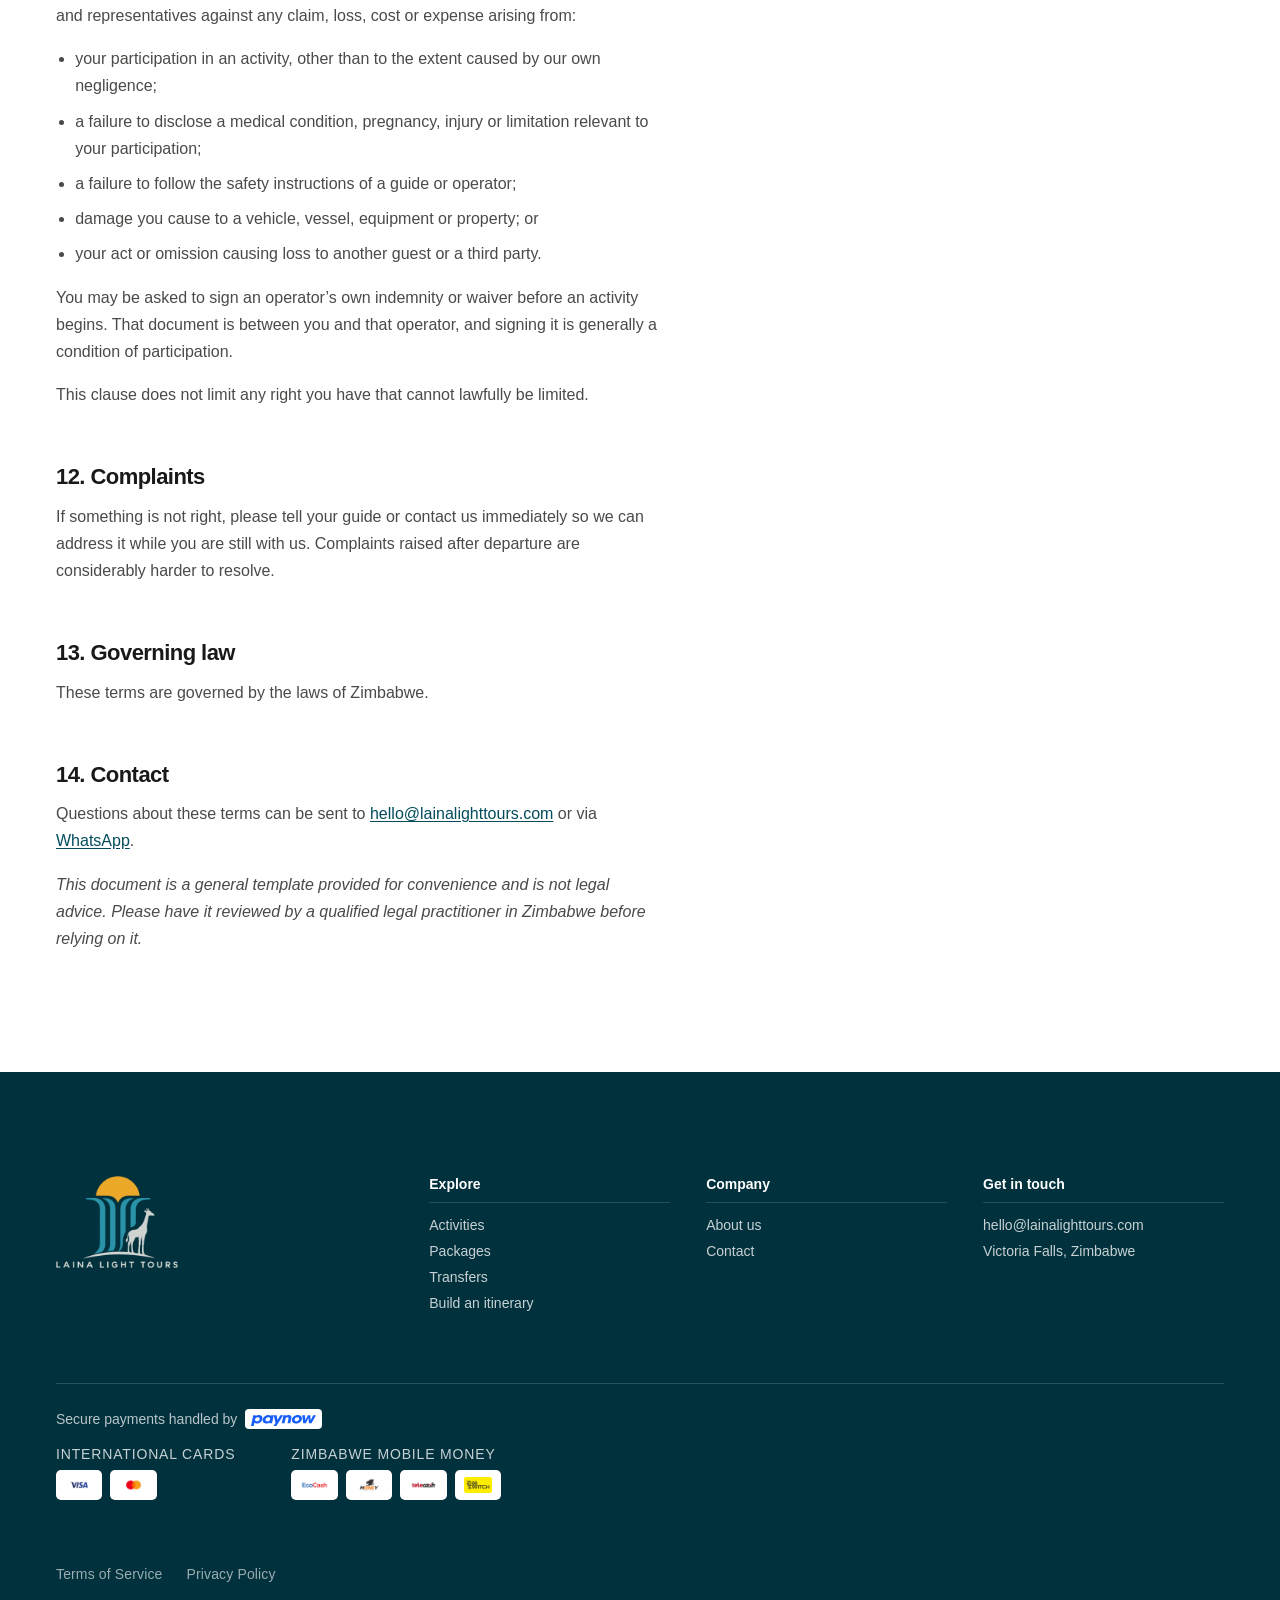
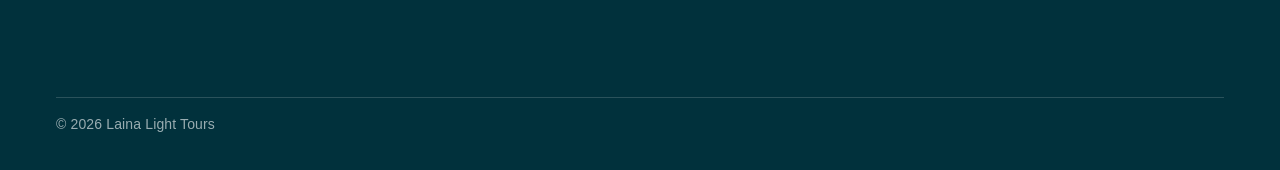
<file: terms.html>
<!doctype html>
<html lang="en">
<head>
  <meta charset="UTF-8">
  <meta name="viewport" content="width=device-width, initial-scale=1.0">
  <meta name="description" content="Booking terms, payment, cancellation, park fees and safety conditions for Laina Light Tours, Victoria Falls.">
  <title>Terms of Service | Laina Light Tours</title>
  <link rel="stylesheet" href="styles.css?v=202609012115">
  <link rel="stylesheet" href="typography.css?v=202609012115">
  <link rel="stylesheet" href="image-treatment.css?v=202609012115">
  <link rel="stylesheet" href="nav.css?v=202609012115">
  <link rel="stylesheet" href="card-treatment.css?v=202609012115">
  <link rel="stylesheet" href="story.css?v=202609012115">
  <link rel="stylesheet" href="motion.css?v=202609020826">
  <link rel="stylesheet" href="design-system.css?v=202609020826">
  <link rel="icon" href="/favicon.ico" sizes="any">
  <link rel="icon" type="image/png" sizes="32x32" href="/favicon-32x32.png">
  <link rel="icon" type="image/png" sizes="16x16" href="/favicon-16x16.png">
  <link rel="apple-touch-icon" sizes="180x180" href="/apple-touch-icon.png">
  <link rel="manifest" href="/site.webmanifest">
  <meta name="theme-color" content="#024c5c">

  <link rel="canonical" href="https://laina-light-tours.brandonmuchenje01.workers.dev/terms">
  <meta property="og:type" content="website">
  <meta property="og:site_name" content="Laina Light Tours">
  <meta property="og:locale" content="en_ZW">
  <meta property="og:url" content="https://laina-light-tours.brandonmuchenje01.workers.dev/terms">
  <meta property="og:title" content="Terms of Service | Laina Light Tours">
  <meta property="og:description" content="Booking terms, payment, cancellation, park fees and safety conditions for Laina Light Tours, Victoria Falls.">
  <meta property="og:image" content="https://laina-light-tours.brandonmuchenje01.workers.dev/hero-waterfall.webp">
  <meta property="og:image:alt" content="Victoria Falls, Zimbabwe">
  <meta name="twitter:card" content="summary_large_image">
  <meta name="twitter:title" content="Terms of Service | Laina Light Tours">
  <meta name="twitter:description" content="Booking terms, payment, cancellation, park fees and safety conditions for Laina Light Tours, Victoria Falls.">
  <meta name="twitter:image" content="https://laina-light-tours.brandonmuchenje01.workers.dev/hero-waterfall.webp">
  <script type="application/ld+json">{"@context": "https://schema.org", "@type": "BreadcrumbList", "itemListElement": [{"@type": "ListItem", "position": 1, "name": "Home", "item": "https://laina-light-tours.brandonmuchenje01.workers.dev/"}, {"@type": "ListItem", "position": 2, "name": "Terms of Service", "item": "https://laina-light-tours.brandonmuchenje01.workers.dev/terms"}]}</script>
</head>
<body class="about-page">
<svg xmlns="http://www.w3.org/2000/svg" style="display:none" aria-hidden="true" focusable="false"><defs>
<symbol id="i-arrow-up-right" viewBox="0 0 24 24"><path d="M7 17 17 7M8 7h9v9"/></symbol>
<symbol id="i-arrow-down" viewBox="0 0 24 24"><path d="M12 5v14M6 13l6 6 6-6"/></symbol>
<symbol id="i-arrow-right" viewBox="0 0 24 24"><path d="M5 12h14M13 6l6 6-6 6"/></symbol>
<symbol id="i-menu" viewBox="0 0 24 24"><path d="M4 7h16M4 12h16M4 17h16"/></symbol>
<symbol id="i-close" viewBox="0 0 24 24"><path d="M6 6l12 12M18 6L6 18"/></symbol>
<symbol id="i-whatsapp" viewBox="0 0 24 24"><path d="M12.04 2A9.9 9.9 0 0 0 2.1 11.9a9.8 9.8 0 0 0 1.35 4.96L2 22l5.28-1.38a9.9 9.9 0 0 0 4.76 1.21h.01A9.9 9.9 0 0 0 22 11.94 9.9 9.9 0 0 0 12.04 2Z"/><path d="M8.6 7.6c-.2-.45-.4-.46-.6-.47h-.5a1 1 0 0 0-.72.34A3 3 0 0 0 6 9.7c0 1.3.95 2.55 1.08 2.73.13.17 1.84 2.94 4.55 4 2.25.88 2.71.7 3.2.66.49-.04 1.57-.64 1.79-1.26.22-.62.22-1.15.16-1.26-.07-.11-.24-.17-.5-.3-.27-.14-1.57-.78-1.81-.86-.25-.09-.42-.13-.6.13-.17.26-.68.86-.83 1.03-.15.18-.3.2-.57.07a7.2 7.2 0 0 1-2.13-1.31 8 8 0 0 1-1.47-1.83c-.15-.26-.01-.4.12-.53.12-.12.26-.3.4-.46.12-.15.16-.26.25-.44.08-.17.04-.33-.02-.46-.07-.13-.6-1.43-.82-1.96Z"/></symbol>
<symbol id="i-phone" viewBox="0 0 24 24"><path d="M22 16.9v3a2 2 0 0 1-2.2 2 19.8 19.8 0 0 1-8.6-3.1 19.5 19.5 0 0 1-6-6A19.8 19.8 0 0 1 2.1 4.2 2 2 0 0 1 4.1 2h3a2 2 0 0 1 2 1.7c.1 1 .3 1.9.6 2.8a2 2 0 0 1-.5 2.1L8.1 9.9a16 16 0 0 0 6 6l1.3-1.1a2 2 0 0 1 2.1-.5c.9.3 1.8.5 2.8.6a2 2 0 0 1 1.7 2Z"/></symbol>
<symbol id="i-mail" viewBox="0 0 24 24"><rect x="2" y="4" width="20" height="16" rx="3"/><path d="m3 7 8.2 5.5a1.6 1.6 0 0 0 1.6 0L21 7"/></symbol>
<symbol id="i-pin" viewBox="0 0 24 24"><path d="M20 10.5c0 5.4-8 12-8 12s-8-6.6-8-12a8 8 0 1 1 16 0Z"/><circle cx="12" cy="10.3" r="3"/></symbol>
<symbol id="i-clock" viewBox="0 0 24 24"><circle cx="12" cy="12" r="9"/><path d="M12 7.2V12l3.2 2"/></symbol>
<symbol id="i-users" viewBox="0 0 24 24"><path d="M16 20v-1.6a4 4 0 0 0-4-4H6a4 4 0 0 0-4 4V20"/><circle cx="9" cy="7.4" r="3.4"/><path d="M22 20v-1.6a4 4 0 0 0-3-3.9M16.5 4.2a4 4 0 0 1 0 6.4"/></symbol>
<symbol id="i-calendar" viewBox="0 0 24 24"><rect x="3" y="5" width="18" height="16" rx="3"/><path d="M3 10h18M8 3v4M16 3v4"/></symbol>
<symbol id="i-search" viewBox="0 0 24 24"><circle cx="11" cy="11" r="7"/><path d="m20 20-3.6-3.6"/></symbol>
<symbol id="i-compass" viewBox="0 0 24 24"><circle cx="12" cy="12" r="9.2"/><path d="m15.6 8.4-2 5.2-5.2 2 2-5.2 5.2-2Z"/></symbol>
<symbol id="i-shield-check" viewBox="0 0 24 24"><path d="M12 22s8-3.6 8-10V5.4l-8-3-8 3V12c0 6.4 8 10 8 10Z"/><path d="m9 12 2.2 2.2L15.4 10"/></symbol>
<symbol id="i-sparkle" viewBox="0 0 24 24"><path d="M12 3.2 13.9 9l5.8 1.9-5.8 1.9L12 18.6 10.1 12.8 4.3 10.9 10.1 9 12 3.2Z"/></symbol>
<symbol id="i-route" viewBox="0 0 24 24"><circle cx="6" cy="19" r="2.6"/><circle cx="18" cy="5" r="2.6"/><path d="M15.4 5H9a3 3 0 0 0 0 6h6a3 3 0 0 1 0 6H8.6"/></symbol>
<symbol id="i-star" viewBox="0 0 24 24"><path d="m12 3.6 2.6 5.4 5.9.8-4.3 4.2 1 5.9-5.2-2.8-5.2 2.8 1-5.9L3.5 9.8l5.9-.8L12 3.6Z"/></symbol>
<symbol id="i-check" viewBox="0 0 24 24"><path d="m4.5 12.5 5 5 10-11"/></symbol>
<symbol id="i-globe" viewBox="0 0 24 24"><circle cx="12" cy="12" r="9.2"/><path d="M2.8 12h18.4M12 2.8a14 14 0 0 1 0 18.4 14 14 0 0 1 0-18.4Z"/></symbol>
<symbol id="i-plane" viewBox="0 0 24 24"><path d="M10.2 13.8 3 12l18-7.6-4.2 17.2-3.6-6.4-3 4.2v-4.4"/></symbol>
<symbol id="i-boat" viewBox="0 0 24 24"><path d="M3 18.4c1.6 0 1.6 1.4 3.2 1.4s1.6-1.4 3.2-1.4 1.6 1.4 3.2 1.4 1.6-1.4 3.2-1.4 1.6 1.4 3.2 1.4"/><path d="M4.6 15.4 6 10.2h12l1.4 5.2M12 10.2V5M8.6 5h6.8"/></symbol>
<symbol id="i-binoculars" viewBox="0 0 24 24"><path d="M7 4h3v7H4l1.2-5.6A1.8 1.8 0 0 1 7 4ZM17 4h-3v7h6l-1.2-5.6A1.8 1.8 0 0 0 17 4Z"/><circle cx="6" cy="15.6" r="3.4"/><circle cx="18" cy="15.6" r="3.4"/><path d="M10 11h4"/></symbol>
</defs></svg>
<header class="site-header">
    <a class="brand" href="index.html"><span>Laina Light <em>Tours</em></span></a>
    <button class="menu-toggle" aria-label="Open navigation">&#9776;</button>
    <nav class="main-nav"><a href="index.html">Home</a><a href="activities.html">Activities</a><a href="packages.html">Packages</a><a href="transfers.html">Transfers</a><a href="about.html">About us</a><a href="itinerary.html">Your itinerary</a><a href="index.html#contact">Contact</a></nav>
    <a class="header-cart" href="itinerary.html" data-squircle aria-label="Book now — open your itinerary"><svg class="icon" aria-hidden="true"><use href="#i-check"/></svg><span>Book now</span><span class="btn-count" data-cart-count hidden>0</span></a>
  </header>
  <nav class="page-crumb" aria-label="Breadcrumb"><a href="index.html">Home</a><span aria-hidden="true"><svg class="icon" aria-hidden="true"><use href="#i-arrow-right"/></svg></span><span aria-current="page">Terms of Service</span></nav>
  <main>
    <article class="legal-page">
      <h1>Terms of Service</h1>
      <p class="legal-updated">Last updated 1 September 2026</p>
      <h2>1. Who we are</h2>
      <p>Laina Light Tours is a tour operator based in Victoria Falls, Zimbabwe, arranging activities, transfers and multi-day packages across the Victoria Falls and Zambezi region, including cross-border experiences in Zambia and Botswana.</p>
      <p>These terms apply to every booking made through this website, by WhatsApp, by email or by telephone.</p>
      <h2>2. Bookings and confirmation</h2>
      <p>An enquiry sent through this website or by WhatsApp is a request, not a confirmed booking. A booking is confirmed only once we have acknowledged it in writing and the required deposit has been received.</p>
      <p>All experiences are subject to availability, minimum numbers, weather and operator schedules. Where a third-party operator runs an activity, that operator&rsquo;s own safety rules and conditions also apply.</p>
      <h2>3. Prices, park fees and surcharges</h2>
      <p>Prices on this site are quoted in United States dollars (USD) per person unless stated otherwise, and are the prevailing rates at the time of publication.</p>
      <ul><li>Where an activity states that park fees are included, no further park fee is payable.</li><li>Certain scenic flights carry a separate government and fuel surcharge, shown on the activity itself.</li><li>Cross-border experiences may require visas and border fees, which are payable by you.</li><li>Rates may change without notice where an operator or authority revises its own charges.</li></ul>
      <h2>4. Payment</h2>
      <p>A deposit is required to confirm a booking, with the balance due before the experience begins unless we have agreed otherwise in writing. We will confirm accepted payment methods when your booking is issued.</p>
      <h2>5. Cancellations and changes</h2>
      <p>Cancellation terms vary by experience because they follow the terms of the operator delivering it. The applicable terms are confirmed in writing at the time of booking.</p>
      <p>We may cancel or reschedule an experience for reasons of safety, weather, water levels, mechanical fault or insufficient numbers. Where this happens we will offer a reasonable alternative, a reschedule, or a refund of amounts paid for the affected experience.</p>
      <p>Seasonal activities &mdash; including white-water rafting and some river experiences &mdash; operate only in certain months, subject to river conditions.</p>
      <h2>6. Adventure activities, health and safety</h2>
      <p>Several experiences we arrange are adventure activities carrying inherent risk, including bungee jumping, gorge and bridge swings, ziplines, white-water rafting, microlight and helicopter flights, and wildlife encounters.</p>
      <p>You must disclose any medical condition, pregnancy, injury or mobility limitation that may affect your participation, and you must meet the age, weight and health requirements of the operator. Operators may refuse participation on safety grounds, and may do so without refund where a requirement was not disclosed.</p>
      <p>Wildlife experiences take place in open, natural environments. Animal sightings can never be guaranteed, and guide instructions must be followed at all times.</p>
      <h2>7. Insurance</h2>
      <p>Comprehensive travel insurance is strongly recommended for every traveller, and should cover medical treatment, emergency evacuation, cancellation and adventure activities. We do not provide insurance.</p>
      <h2>8. Passports, visas and borders</h2>
      <p>You are responsible for holding valid travel documents, visas and any required vaccination certificates. Experiences in Zambia or Botswana involve an international border crossing; entry remains at the discretion of the relevant immigration authority.</p>
      <h2>9. Transfers</h2>
      <p>Transfer prices are quoted per vehicle unless stated otherwise. Please provide accurate flight numbers and arrival times. We monitor scheduled flights and will wait a reasonable period for delays, but cannot be held responsible for missed connections arising from incorrect information supplied to us.</p>
      <h2>10. Liability</h2>
      <p>Laina Light Tours curates and coordinates experiences that are operated by carefully selected, independently licensed partners &mdash; flight operators, river and safari operators, guides and transport providers. We select those partners, hold them to our standards, arrange your booking and remain your point of contact throughout.</p>
      <p>Each partner remains responsible for the safe operation of its own activity, including its equipment, crew, licensing and insurance. Accordingly, we are not liable for loss, injury, delay or damage arising from the act or omission of a partner operator, or from events outside our reasonable control &mdash; including weather, river conditions, wildlife behaviour, mechanical failure, border decisions or civil disruption.</p>
      <p>Nothing in these terms excludes any liability that cannot lawfully be excluded.</p>
      <h2>11. Assumption of risk and indemnity</h2>
      <p>By booking an adventure activity you acknowledge that it carries inherent risk that cannot be designed away, and you accept that risk on your own behalf and on behalf of any minor in your care.</p>
      <p>You agree to indemnify and hold harmless Laina Light Tours, its directors, employees and representatives against any claim, loss, cost or expense arising from:</p>
      <ul><li>your participation in an activity, other than to the extent caused by our own negligence;</li>
      <li>a failure to disclose a medical condition, pregnancy, injury or limitation relevant to your participation;</li>
      <li>a failure to follow the safety instructions of a guide or operator;</li>
      <li>damage you cause to a vehicle, vessel, equipment or property; or</li>
      <li>your act or omission causing loss to another guest or a third party.</li></ul>
      <p>You may be asked to sign an operator&rsquo;s own indemnity or waiver before an activity begins. That document is between you and that operator, and signing it is generally a condition of participation.</p>
      <p>This clause does not limit any right you have that cannot lawfully be limited.</p>
      <h2>12. Complaints</h2>
      <p>If something is not right, please tell your guide or contact us immediately so we can address it while you are still with us. Complaints raised after departure are considerably harder to resolve.</p>
      <h2>13. Governing law</h2>
      <p>These terms are governed by the laws of Zimbabwe.</p>
      <h2>14. Contact</h2>
      <p>Questions about these terms can be sent to <a href="mailto:hello@lainalighttours.com">hello@lainalighttours.com</a> or via <a href="https://wa.me/263771234567">WhatsApp</a>.</p>
      <p><em>This document is a general template provided for convenience and is not legal advice. Please have it reviewed by a qualified legal practitioner in Zimbabwe before relying on it.</em></p>
    </article>
  </main>
<footer class="site-footer">
    <div class="footer-brand">
      <a class="brand" href="index.html"><span>Laina Light <em>Tours</em></span></a>
      </div>
    <div class="footer-column">
      <h3>Explore</h3>
      <a href="activities.html">Activities</a>
      <a href="packages.html">Packages</a>
      <a href="transfers.html">Transfers</a>
      <a href="itinerary.html">Build an itinerary</a>
    </div>
    <div class="footer-column">
      <h3>Company</h3>
      <a href="about.html">About us</a>
      <a href="index.html#contact">Contact</a>
    </div>
    <div class="footer-column">
      <h3>Get in touch</h3>
      <a href="mailto:hello@lainalighttours.com">hello@lainalighttours.com</a>
      <span>Victoria Falls, Zimbabwe</span>
    </div>
    <div class="footer-payments"><p class="footer-payments__label">Secure payments handled by <img src="images/payments/paynow.svg" alt="Paynow" class="paynow-mark" loading="lazy"></p><div class="payment-groups"><div class="payment-group"><span class="payment-group__label">International cards</span><ul class="payment-logos"><li><img src="images/payments/logo-4-visa.png" alt="Visa" loading="lazy" width="128" height="72"></li><li><img src="images/payments/logo-5-mastercard.png" alt="Mastercard" loading="lazy" width="128" height="72"></li></ul></div><div class="payment-group"><span class="payment-group__label">Zimbabwe mobile money</span><ul class="payment-logos"><li><img src="images/payments/logo-1-ecocash.png" alt="EcoCash" loading="lazy" width="128" height="72"></li><li><img src="images/payments/logo-2-money-1.png" alt="OneMoney" loading="lazy" width="128" height="72"></li><li><img src="images/payments/logo-3-telecash.png" alt="Telecash" loading="lazy" width="128" height="72"></li><li><img src="images/payments/logo-6-zimswitch.png" alt="ZimSwitch" loading="lazy" width="128" height="72"></li></ul></div></div></div><div class="footer-legal"><a href="terms.html">Terms of Service</a><a href="privacy.html">Privacy Policy</a></div><div class="footer-bottom">
      <span>&copy; 2026 Laina Light Tours</span>
      </div>
  </footer>
  <script src="script.js?v=202609020826"></script>
  <script src="squircle.js?v=202609020826"></script>
</body>
</html>
</file>
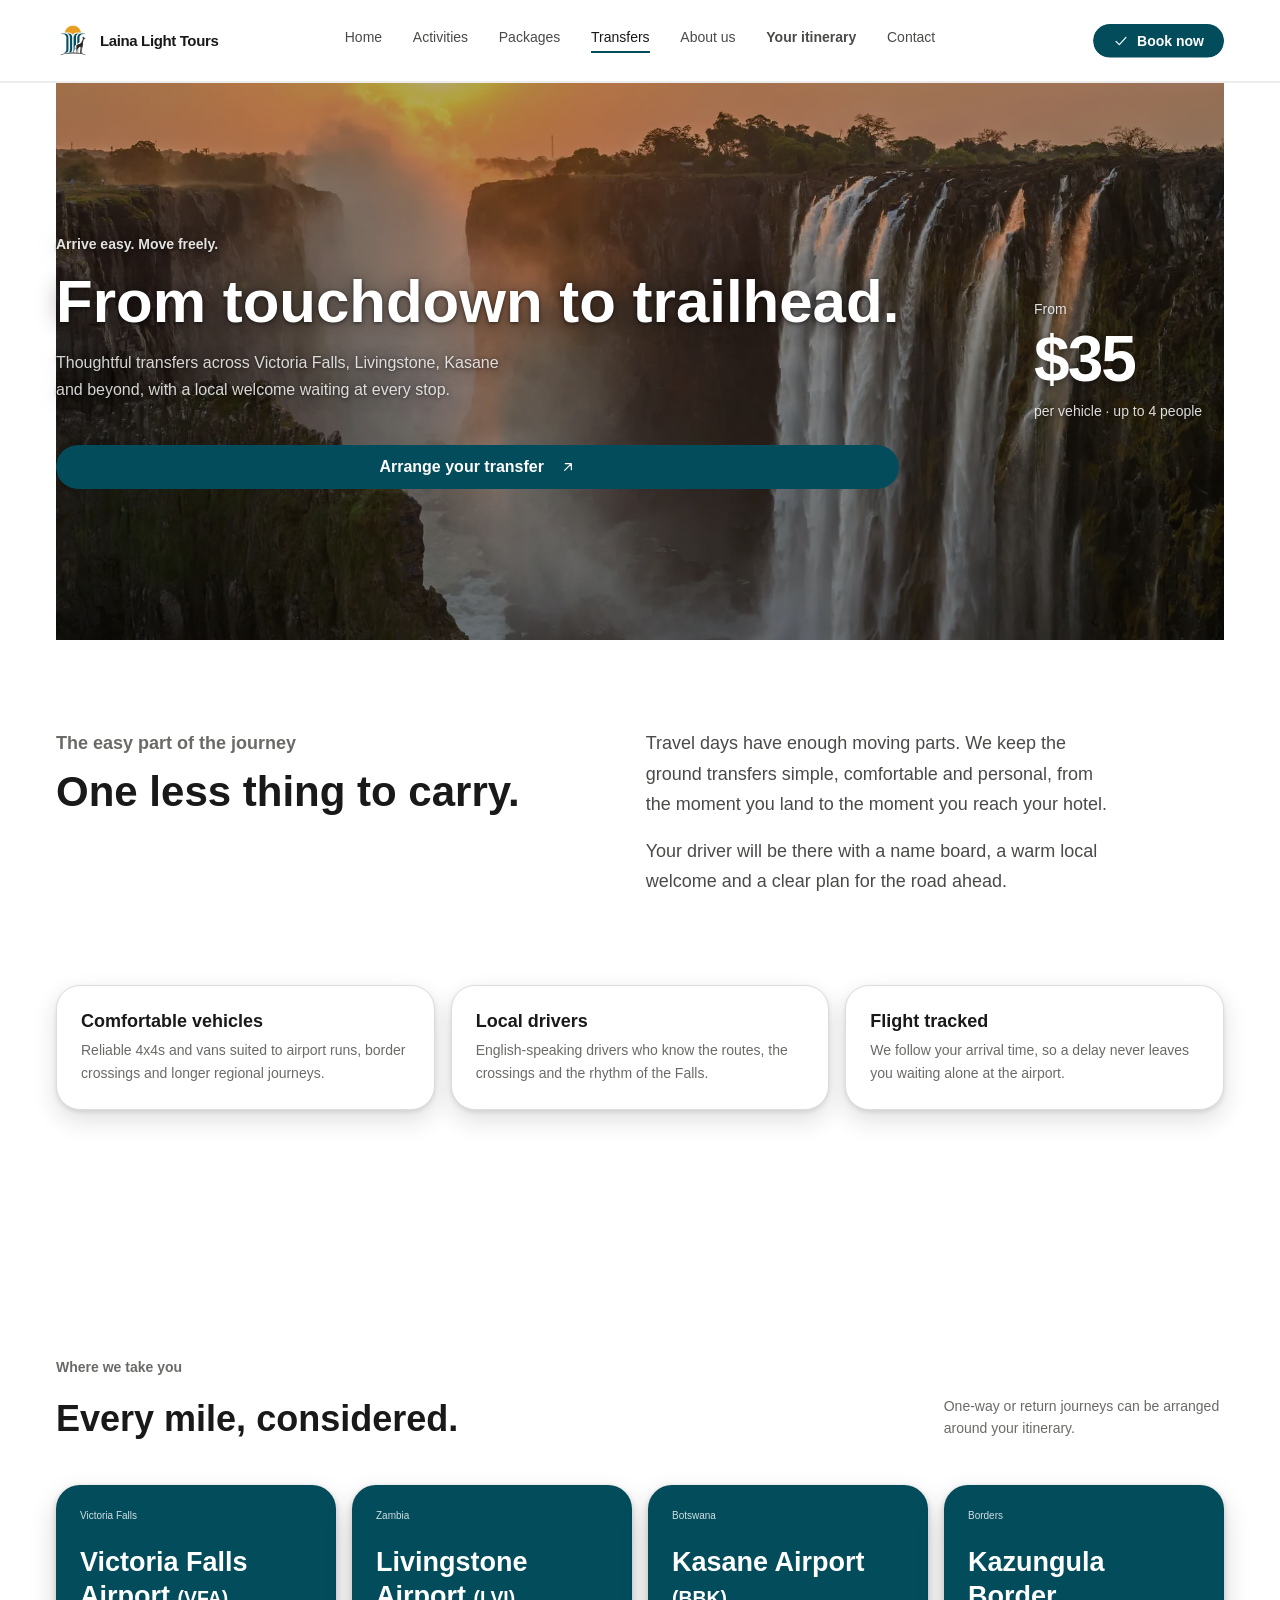
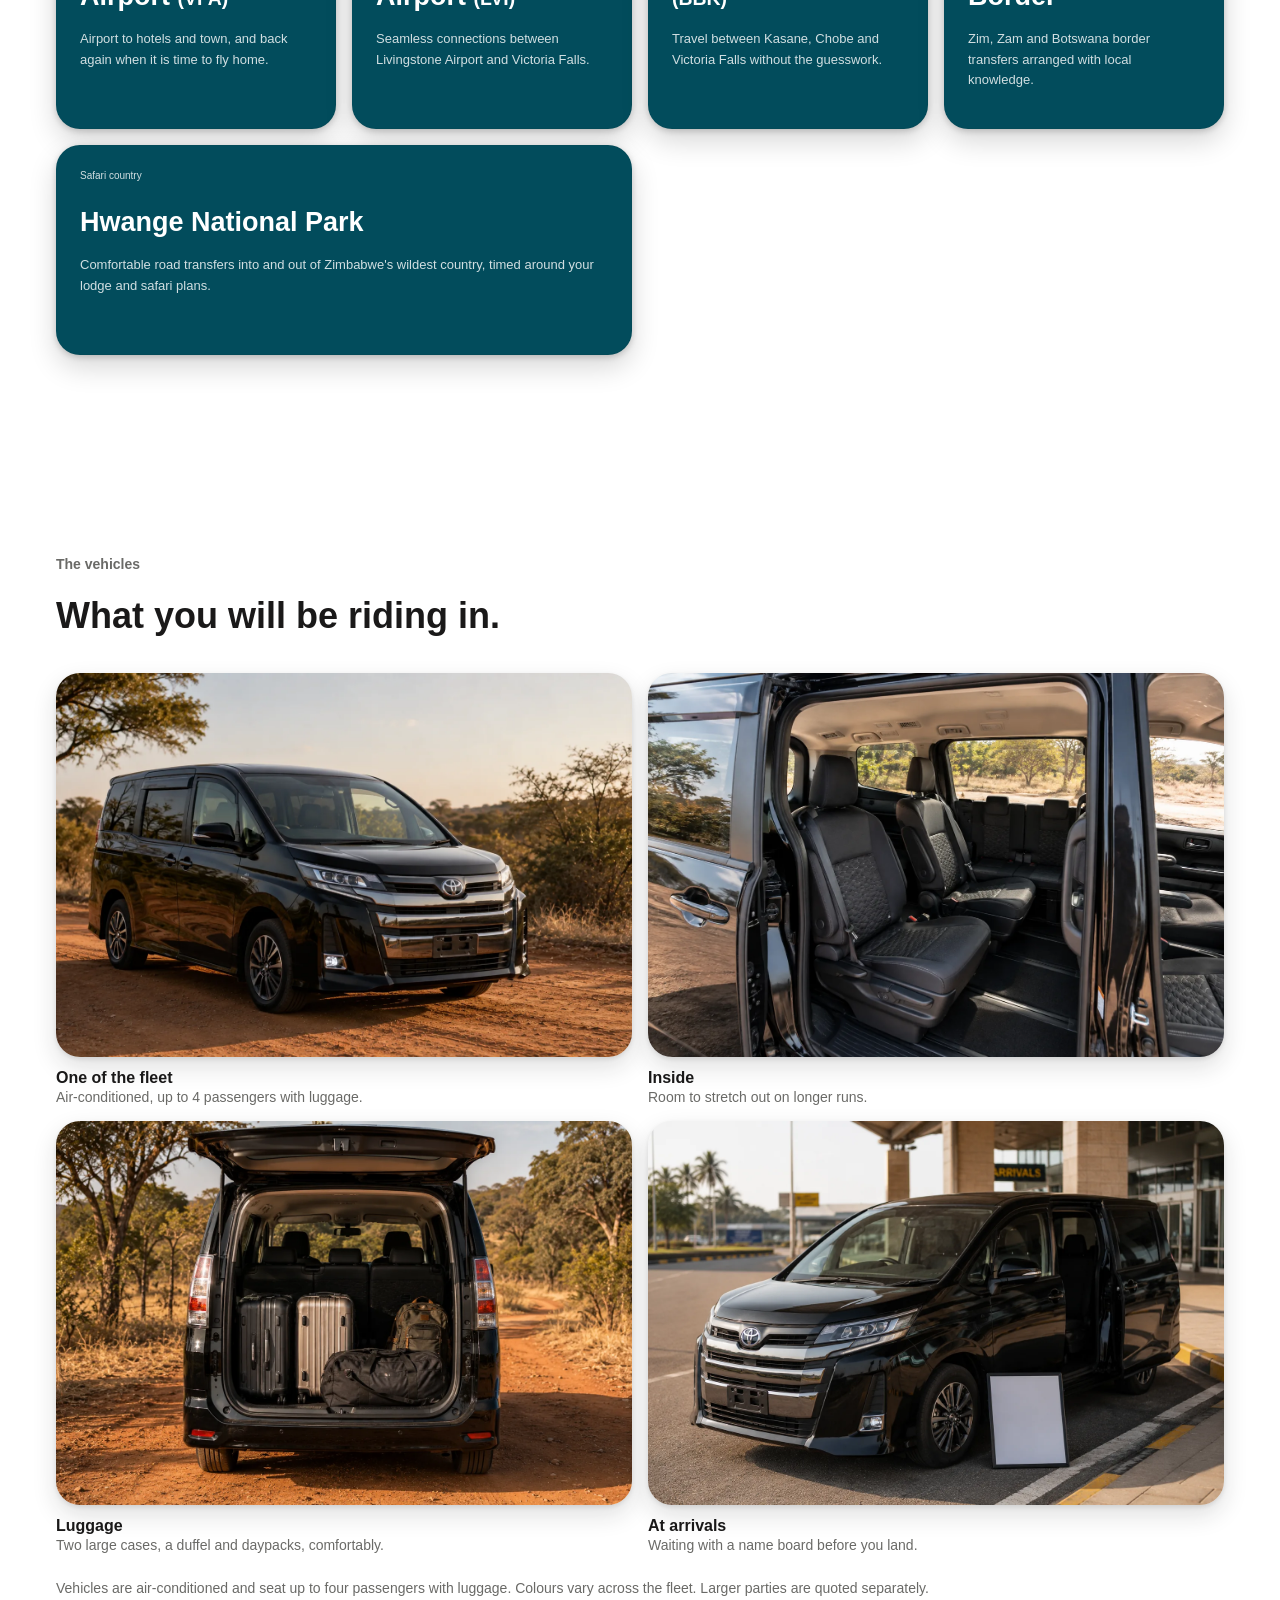
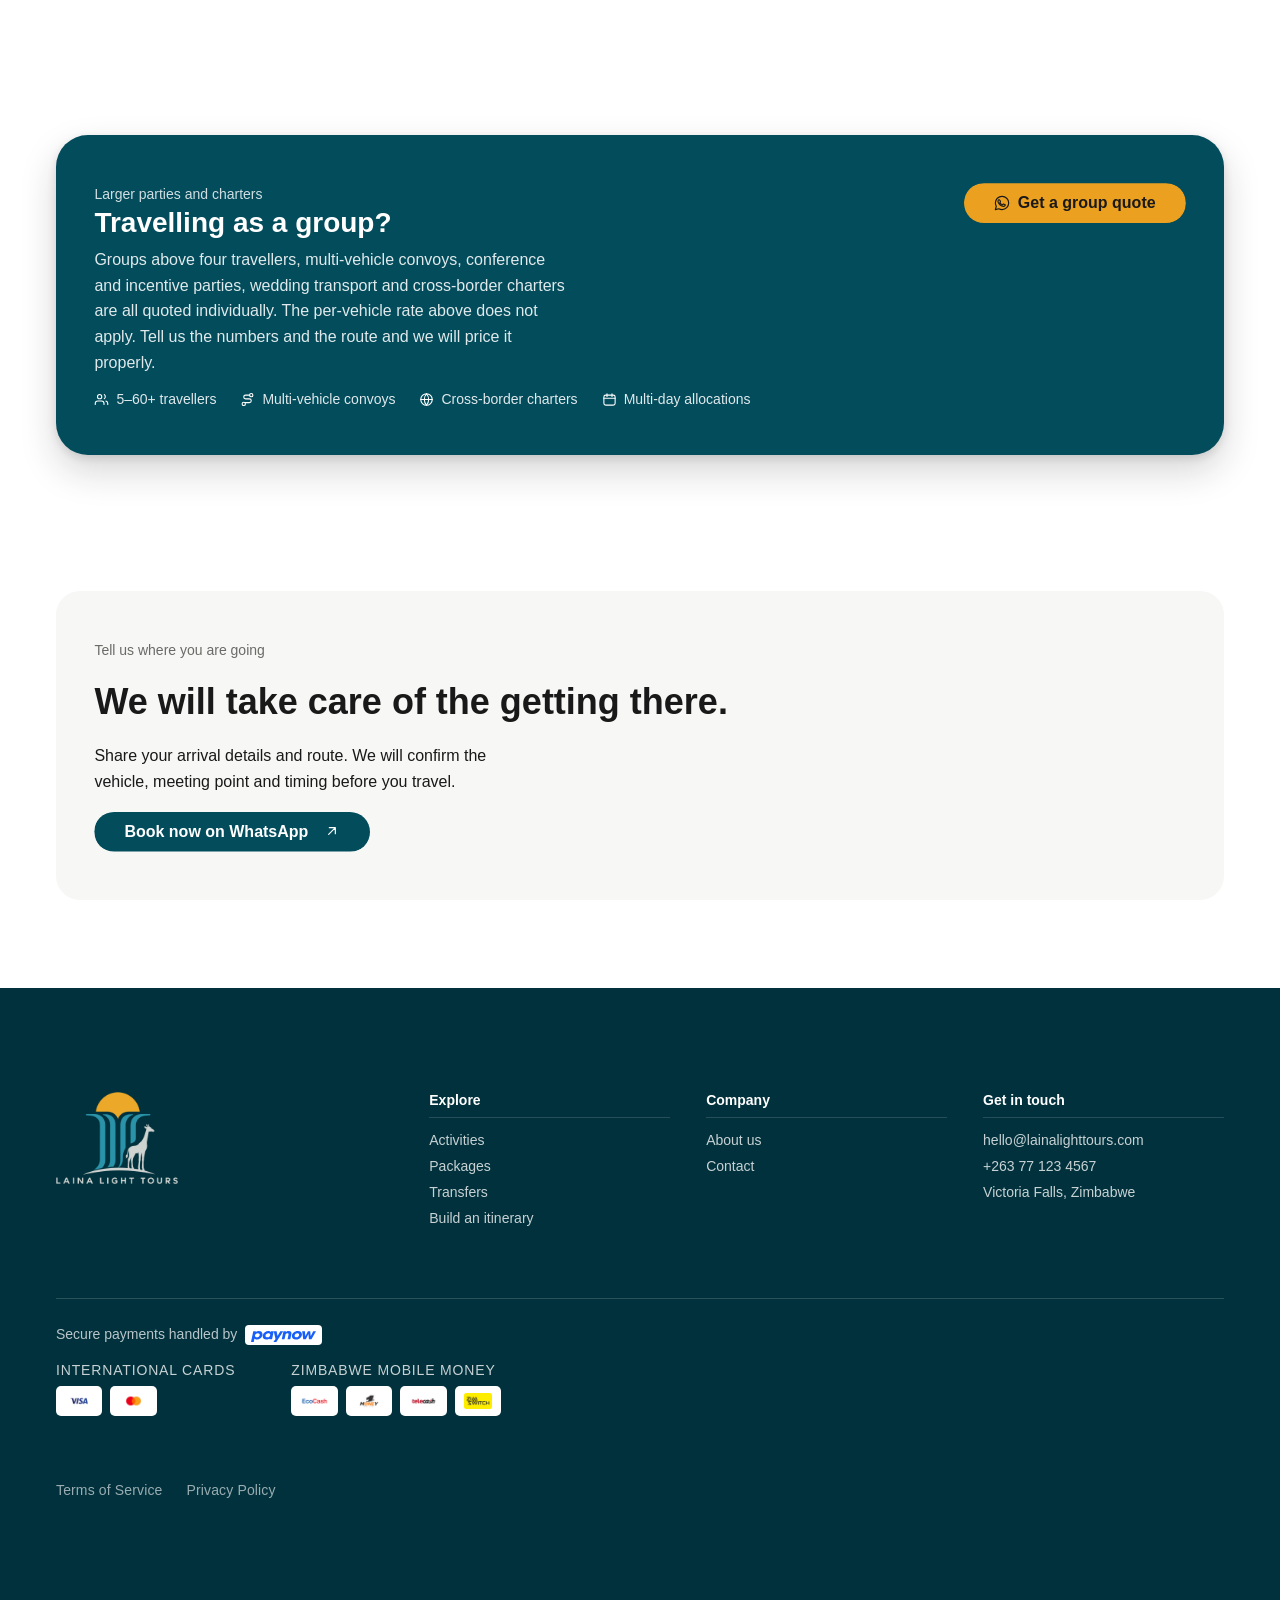
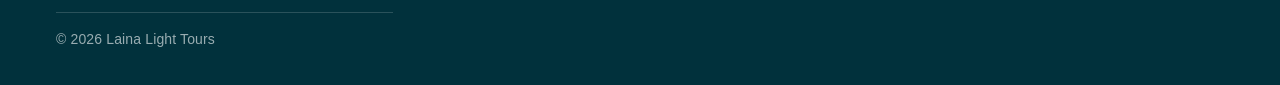
<file: transfers.html>
<!doctype html>
<html lang="en">
<head>
  <meta charset="UTF-8">
  <meta name="viewport" content="width=device-width, initial-scale=1.0">
  <meta name="description" content="Airport transfers across Victoria Falls, Livingstone, Kasane and Kazungula. USD 35 per vehicle for up to four people. Flight tracked, name board at arrivals.">
  <title>Victoria Falls Airport Transfers | Laina Light Tours</title>
    <link rel="preload" as="image" href="hero-waterfall.webp" fetchpriority="high">
  <link rel="stylesheet" href="styles.css?v=202609012115">
  <link rel="stylesheet" href="typography.css?v=202609012115">
  <link rel="stylesheet" href="image-treatment.css?v=202609012115">
  <link rel="stylesheet" href="nav.css?v=202609012115">
  <link rel="stylesheet" href="motion.css?v=202609020826">
  <link rel="stylesheet" href="transfers.css?v=202609012115">
  <link rel="stylesheet" href="design-system.css?v=202609020826">
  <link rel="icon" href="/favicon.ico" sizes="any">
  <link rel="icon" type="image/png" sizes="32x32" href="/favicon-32x32.png">
  <link rel="icon" type="image/png" sizes="16x16" href="/favicon-16x16.png">
  <link rel="apple-touch-icon" sizes="180x180" href="/apple-touch-icon.png">
  <link rel="manifest" href="/site.webmanifest">
  <meta name="theme-color" content="#024c5c">

  <link rel="canonical" href="https://laina-light-tours.brandonmuchenje01.workers.dev/transfers">
  <meta property="og:type" content="website">
  <meta property="og:site_name" content="Laina Light Tours">
  <meta property="og:locale" content="en_ZW">
  <meta property="og:url" content="https://laina-light-tours.brandonmuchenje01.workers.dev/transfers">
  <meta property="og:title" content="Victoria Falls Airport Transfers | Laina Light Tours">
  <meta property="og:description" content="Airport transfers across Victoria Falls, Livingstone, Kasane and Kazungula. USD 35 per vehicle for up to four people. Flight tracked, name board at arrivals.">
  <meta property="og:image" content="https://laina-light-tours.brandonmuchenje01.workers.dev/images/vehicles/fleet-exterior-01.webp">
  <meta property="og:image:alt" content="Victoria Falls, Zimbabwe">
  <meta name="twitter:card" content="summary_large_image">
  <meta name="twitter:title" content="Victoria Falls Airport Transfers | Laina Light Tours">
  <meta name="twitter:description" content="Airport transfers across Victoria Falls, Livingstone, Kasane and Kazungula. USD 35 per vehicle for up to four people. Flight tracked, name board at arrivals.">
  <meta name="twitter:image" content="https://laina-light-tours.brandonmuchenje01.workers.dev/images/vehicles/fleet-exterior-01.webp">
  <script type="application/ld+json">{"@context": "https://schema.org", "@type": "BreadcrumbList", "itemListElement": [{"@type": "ListItem", "position": 1, "name": "Home", "item": "https://laina-light-tours.brandonmuchenje01.workers.dev/"}, {"@type": "ListItem", "position": 2, "name": "Transfers", "item": "https://laina-light-tours.brandonmuchenje01.workers.dev/transfers"}]}</script>
</head>
<body class="transfers-page">
<svg xmlns="http://www.w3.org/2000/svg" style="display:none" aria-hidden="true" focusable="false"><defs>
<symbol id="i-arrow-up-right" viewBox="0 0 24 24"><path d="M7 17 17 7M8 7h9v9"/></symbol>
<symbol id="i-arrow-down" viewBox="0 0 24 24"><path d="M12 5v14M6 13l6 6 6-6"/></symbol>
<symbol id="i-arrow-right" viewBox="0 0 24 24"><path d="M5 12h14M13 6l6 6-6 6"/></symbol>
<symbol id="i-menu" viewBox="0 0 24 24"><path d="M4 7h16M4 12h16M4 17h16"/></symbol>
<symbol id="i-close" viewBox="0 0 24 24"><path d="M6 6l12 12M18 6L6 18"/></symbol>
<symbol id="i-whatsapp" viewBox="0 0 24 24"><path d="M12.04 2A9.9 9.9 0 0 0 2.1 11.9a9.8 9.8 0 0 0 1.35 4.96L2 22l5.28-1.38a9.9 9.9 0 0 0 4.76 1.21h.01A9.9 9.9 0 0 0 22 11.94 9.9 9.9 0 0 0 12.04 2Z"/><path d="M8.6 7.6c-.2-.45-.4-.46-.6-.47h-.5a1 1 0 0 0-.72.34A3 3 0 0 0 6 9.7c0 1.3.95 2.55 1.08 2.73.13.17 1.84 2.94 4.55 4 2.25.88 2.71.7 3.2.66.49-.04 1.57-.64 1.79-1.26.22-.62.22-1.15.16-1.26-.07-.11-.24-.17-.5-.3-.27-.14-1.57-.78-1.81-.86-.25-.09-.42-.13-.6.13-.17.26-.68.86-.83 1.03-.15.18-.3.2-.57.07a7.2 7.2 0 0 1-2.13-1.31 8 8 0 0 1-1.47-1.83c-.15-.26-.01-.4.12-.53.12-.12.26-.3.4-.46.12-.15.16-.26.25-.44.08-.17.04-.33-.02-.46-.07-.13-.6-1.43-.82-1.96Z"/></symbol>
<symbol id="i-phone" viewBox="0 0 24 24"><path d="M22 16.9v3a2 2 0 0 1-2.2 2 19.8 19.8 0 0 1-8.6-3.1 19.5 19.5 0 0 1-6-6A19.8 19.8 0 0 1 2.1 4.2 2 2 0 0 1 4.1 2h3a2 2 0 0 1 2 1.7c.1 1 .3 1.9.6 2.8a2 2 0 0 1-.5 2.1L8.1 9.9a16 16 0 0 0 6 6l1.3-1.1a2 2 0 0 1 2.1-.5c.9.3 1.8.5 2.8.6a2 2 0 0 1 1.7 2Z"/></symbol>
<symbol id="i-mail" viewBox="0 0 24 24"><rect x="2" y="4" width="20" height="16" rx="3"/><path d="m3 7 8.2 5.5a1.6 1.6 0 0 0 1.6 0L21 7"/></symbol>
<symbol id="i-pin" viewBox="0 0 24 24"><path d="M20 10.5c0 5.4-8 12-8 12s-8-6.6-8-12a8 8 0 1 1 16 0Z"/><circle cx="12" cy="10.3" r="3"/></symbol>
<symbol id="i-clock" viewBox="0 0 24 24"><circle cx="12" cy="12" r="9"/><path d="M12 7.2V12l3.2 2"/></symbol>
<symbol id="i-users" viewBox="0 0 24 24"><path d="M16 20v-1.6a4 4 0 0 0-4-4H6a4 4 0 0 0-4 4V20"/><circle cx="9" cy="7.4" r="3.4"/><path d="M22 20v-1.6a4 4 0 0 0-3-3.9M16.5 4.2a4 4 0 0 1 0 6.4"/></symbol>
<symbol id="i-calendar" viewBox="0 0 24 24"><rect x="3" y="5" width="18" height="16" rx="3"/><path d="M3 10h18M8 3v4M16 3v4"/></symbol>
<symbol id="i-search" viewBox="0 0 24 24"><circle cx="11" cy="11" r="7"/><path d="m20 20-3.6-3.6"/></symbol>
<symbol id="i-compass" viewBox="0 0 24 24"><circle cx="12" cy="12" r="9.2"/><path d="m15.6 8.4-2 5.2-5.2 2 2-5.2 5.2-2Z"/></symbol>
<symbol id="i-shield-check" viewBox="0 0 24 24"><path d="M12 22s8-3.6 8-10V5.4l-8-3-8 3V12c0 6.4 8 10 8 10Z"/><path d="m9 12 2.2 2.2L15.4 10"/></symbol>
<symbol id="i-sparkle" viewBox="0 0 24 24"><path d="M12 3.2 13.9 9l5.8 1.9-5.8 1.9L12 18.6 10.1 12.8 4.3 10.9 10.1 9 12 3.2Z"/></symbol>
<symbol id="i-route" viewBox="0 0 24 24"><circle cx="6" cy="19" r="2.6"/><circle cx="18" cy="5" r="2.6"/><path d="M15.4 5H9a3 3 0 0 0 0 6h6a3 3 0 0 1 0 6H8.6"/></symbol>
<symbol id="i-star" viewBox="0 0 24 24"><path d="m12 3.6 2.6 5.4 5.9.8-4.3 4.2 1 5.9-5.2-2.8-5.2 2.8 1-5.9L3.5 9.8l5.9-.8L12 3.6Z"/></symbol>
<symbol id="i-check" viewBox="0 0 24 24"><path d="m4.5 12.5 5 5 10-11"/></symbol>
<symbol id="i-globe" viewBox="0 0 24 24"><circle cx="12" cy="12" r="9.2"/><path d="M2.8 12h18.4M12 2.8a14 14 0 0 1 0 18.4 14 14 0 0 1 0-18.4Z"/></symbol>
<symbol id="i-plane" viewBox="0 0 24 24"><path d="M10.2 13.8 3 12l18-7.6-4.2 17.2-3.6-6.4-3 4.2v-4.4"/></symbol>
<symbol id="i-boat" viewBox="0 0 24 24"><path d="M3 18.4c1.6 0 1.6 1.4 3.2 1.4s1.6-1.4 3.2-1.4 1.6 1.4 3.2 1.4 1.6-1.4 3.2-1.4 1.6 1.4 3.2 1.4"/><path d="M4.6 15.4 6 10.2h12l1.4 5.2M12 10.2V5M8.6 5h6.8"/></symbol>
<symbol id="i-binoculars" viewBox="0 0 24 24"><path d="M7 4h3v7H4l1.2-5.6A1.8 1.8 0 0 1 7 4ZM17 4h-3v7h6l-1.2-5.6A1.8 1.8 0 0 0 17 4Z"/><circle cx="6" cy="15.6" r="3.4"/><circle cx="18" cy="15.6" r="3.4"/><path d="M10 11h4"/></symbol>
</defs></svg>
  <header class="site-header"><a class="brand" href="index.html"><span>Laina Light <em>Tours</em></span></a><button class="menu-toggle" aria-label="Open navigation"><svg class="icon" aria-hidden="true"><use href="#i-menu"/></svg></button><nav class="main-nav"><a href="index.html">Home</a><a href="activities.html">Activities</a><a href="packages.html">Packages</a><a class="active" aria-current="page" href="transfers.html">Transfers</a><a href="about.html">About us</a><a href="itinerary.html">Your itinerary</a><a href="index.html#contact">Contact</a></nav><a class="header-cart" href="itinerary.html" data-squircle aria-label="Book now — open your itinerary"><svg class="icon" aria-hidden="true"><use href="#i-check"/></svg><span>Book now</span><span class="btn-count" data-cart-count hidden>0</span></a></header>
  <main>
    <section class="transfers-hero"><div class="transfers-hero-copy"><p class="eyebrow light">Arrive easy. Move freely.</p><h1>From touchdown to <i>trailhead.</i></h1><p>Thoughtful transfers across Victoria Falls, Livingstone, Kasane and beyond, with a local welcome waiting at every stop.</p><a class="button button-light" data-squircle href="index.html#booking">Arrange your transfer <span class="cta-ico"><svg class="icon" aria-hidden="true"><use href="#i-arrow-up-right"/></svg></span></a></div><div class="transfer-price"><span>From</span><strong>$35</strong><small>per vehicle · up to 4 people</small></div></section>
    <section class="transfer-intro"><div><p class="eyebrow">The easy part of the journey</p><h2>One less thing <i>to carry.</i></h2></div><div><p>Travel days have enough moving parts. We keep the ground transfers simple, comfortable and personal, from the moment you land to the moment you reach your hotel.</p><p>Your driver will be there with a name board, a warm local welcome and a clear plan for the road ahead.</p></div></section>
    <section class="transfer-features"><article><h3>Comfortable vehicles</h3><p>Reliable 4x4s and vans suited to airport runs, border crossings and longer regional journeys.</p></article><article><h3>Local drivers</h3><p>English-speaking drivers who know the routes, the crossings and the rhythm of the Falls.</p></article><article><h3>Flight tracked</h3><p>We follow your arrival time, so a delay never leaves you waiting alone at the airport.</p></article></section>
    <section class="routes-section"><div class="section-heading" style="display:flex;justify-content:space-between;align-items:flex-end;gap:40px;margin-bottom:0"><div><p class="eyebrow">Where we take you</p><h2>Every mile, <i>considered.</i></h2></div><p class="routes-note">One-way or return journeys can be arranged around your itinerary.</p></div><div class="route-grid"><article class="route-card" data-reveal><span class="route-label">Victoria Falls</span><h3>Victoria Falls Airport <i>(VFA)</i></h3><p>Airport to hotels and town, and back again when it is time to fly home.</p></article><article class="route-card" data-reveal><span class="route-label">Zambia</span><h3>Livingstone Airport <i>(LVI)</i></h3><p>Seamless connections between Livingstone Airport and Victoria Falls.</p></article><article class="route-card" data-reveal><span class="route-label">Botswana</span><h3>Kasane Airport <i>(BBK)</i></h3><p>Travel between Kasane, Chobe and Victoria Falls without the guesswork.</p></article><article class="route-card" data-reveal><span class="route-label">Borders</span><h3>Kazungula Border</h3><p>Zim, Zam and Botswana border transfers arranged with local knowledge.</p></article><article class="route-card route-card-wide" data-reveal><span class="route-label">Safari country</span><h3>Hwange National Park</h3><p>Comfortable road transfers into and out of Zimbabwe's wildest country, timed around your lodge and safari plans.</p></article></div></section>
    
    
    <section class="fleet-section" id="fleet"><div class="section-heading"><p class="eyebrow">The vehicles</p><h2>What you will be riding in.</h2></div><div class="fleet-grid"><figure class="fleet-card" data-reveal><div class="fleet-media"><img src="images/vehicles/fleet-exterior-01.webp" alt="A Laina Light Tours transfer vehicle on a bush road near Victoria Falls" loading="lazy" width="1600" height="900"></div><figcaption><strong>One of the fleet</strong><span>Air-conditioned, up to 4 passengers with luggage.</span></figcaption></figure><figure class="fleet-card " data-reveal><div class="fleet-media"><img src="images/vehicles/interior-seats.webp" alt="Interior of a transfer vehicle showing seating and legroom" loading="lazy" width="1400" height="933"></div><figcaption><strong>Inside</strong><span>Room to stretch out on longer runs.</span></figcaption></figure><figure class="fleet-card " data-reveal><div class="fleet-media"><img src="images/vehicles/luggage-space.webp" alt="Open boot of a transfer vehicle loaded with suitcases and bags" loading="lazy" width="1400" height="933"></div><figcaption><strong>Luggage</strong><span>Two large cases, a duffel and daypacks, comfortably.</span></figcaption></figure><figure class="fleet-card " data-reveal><div class="fleet-media"><img src="images/vehicles/airport-pickup.webp" alt="A transfer vehicle waiting at airport arrivals with a name board" loading="lazy" width="1536" height="1024"></div><figcaption><strong>At arrivals</strong><span>Waiting with a name board before you land.</span></figcaption></figure></div><p class="fleet-note">Vehicles are air-conditioned and seat up to four passengers with luggage. Colours vary across the fleet. Larger parties are quoted separately.</p></section>

    <section class="group-enquiry" id="groups">
      <div>
        <p class="eyebrow">Larger parties and charters</p>
        <h2>Travelling as a group?</h2>
        <p>Groups above four travellers, multi-vehicle convoys, conference and incentive parties, wedding transport and cross-border charters are all quoted individually. The per-vehicle rate above does not apply. Tell us the numbers and the route and we will price it properly.</p>
        <ul>
          <li><svg class="icon" aria-hidden="true"><use href="#i-users"/></svg> 5&ndash;60+ travellers</li>
          <li><svg class="icon" aria-hidden="true"><use href="#i-route"/></svg> Multi-vehicle convoys</li>
          <li><svg class="icon" aria-hidden="true"><use href="#i-globe"/></svg> Cross-border charters</li>
          <li><svg class="icon" aria-hidden="true"><use href="#i-calendar"/></svg> Multi-day allocations</li>
        </ul>
      </div>
      <a class="button button-light" data-squircle href="https://wa.me/263771234567?text=Hello%20Laina%20Light%20Tours%2C%20I%20need%20a%20group%20transfer%20quote.">
        <svg class="icon" aria-hidden="true"><use href="#i-whatsapp"/></svg> Get a group quote
      </a>
    </section>

    <section class="transfer-cta"><p class="eyebrow">Tell us where you are going</p><h2>We will take care <i>of the getting there.</i></h2><p>Share your arrival details and route. We will confirm the vehicle, meeting point and timing before you travel.</p><a class="button button-dark" data-squircle href="https://wa.me/263771234567?text=Hello%20Laina%20Light%20Tours%2C%20I%27d%20like%20to%20book%20a%20transfer.">Book now on WhatsApp <span class="cta-ico"><svg class="icon" aria-hidden="true"><use href="#i-arrow-up-right"/></svg></span></a></section>
  </main>
  <footer class="site-footer"><div class="footer-brand"><a class="brand" href="index.html"><span>Laina Light <em>Tours</em></span></a></div><div class="footer-column"><h3>Explore</h3><a href="activities.html">Activities</a><a href="index.html#formal-packages">Packages</a><a href="transfers.html">Transfers</a><a href="itinerary.html">Build an itinerary</a></div><div class="footer-column"><h3>Company</h3><a href="about.html">About us</a><a href="index.html#contact">Contact</a></div><div class="footer-column"><h3>Get in touch</h3><a href="mailto:hello@lainalighttours.com">hello@lainalighttours.com</a><a href="tel:+263771234567">+263 77 123 4567</a><span>Victoria Falls, Zimbabwe</span></div><div class="footer-payments"><p class="footer-payments__label">Secure payments handled by <img src="images/payments/paynow.svg" alt="Paynow" class="paynow-mark" loading="lazy"></p><div class="payment-groups"><div class="payment-group"><span class="payment-group__label">International cards</span><ul class="payment-logos"><li><img src="images/payments/logo-4-visa.png" alt="Visa" loading="lazy" width="128" height="72"></li><li><img src="images/payments/logo-5-mastercard.png" alt="Mastercard" loading="lazy" width="128" height="72"></li></ul></div><div class="payment-group"><span class="payment-group__label">Zimbabwe mobile money</span><ul class="payment-logos"><li><img src="images/payments/logo-1-ecocash.png" alt="EcoCash" loading="lazy" width="128" height="72"></li><li><img src="images/payments/logo-2-money-1.png" alt="OneMoney" loading="lazy" width="128" height="72"></li><li><img src="images/payments/logo-3-telecash.png" alt="Telecash" loading="lazy" width="128" height="72"></li><li><img src="images/payments/logo-6-zimswitch.png" alt="ZimSwitch" loading="lazy" width="128" height="72"></li></ul></div></div></div><div class="footer-legal"><a href="terms.html">Terms of Service</a><a href="privacy.html">Privacy Policy</a></div><div class="footer-bottom"><span>© 2026 Laina Light Tours</span></div></footer>
  <script src="script.js?v=202609020826"></script>
  <script src="squircle.js?v=202609020826"></script>
</body>
</html>
</file>
<file: styles.css>
.catalog-top h2 span{display:inline-grid;place-items:center;width:30px;height:30px;margin-left:9px;vertical-align:middle;border-radius:50%;background:var(--sun);color:var(--ink-deep);font:700 11px/1 'Helvetica Neue', Helvetica, 'Nimbus Sans', 'Liberation Sans', Arial, -apple-system, BlinkMacSystemFont, 'Segoe UI', Roboto, sans-serif;letter-spacing:0}
.search-box{border:2px solid var(--line);border-radius:12px;width:160px;height:44px;padding:0 12px;background:#fff;color:var(--ink);font-size:20px}.search-box input{min-width:0;padding:0 0 0 4px;height:100%;font-size:12px}.site-footer .footer-brand .brand{display:none}.site-footer .footer-brand::before{content:"";display:block;width:220px;height:62px;background:url('Laina Light Tours Logo.png') center/contain no-repeat;border-radius:6px}.site-footer .brand-mark{display:none}
 .whatsapp-booking{display:inline-block;margin-top:18px;color:var(--ink);font-size:12px;font-weight:700;border-bottom:1px solid var(--sun);padding-bottom:4px}.home-transfers{max-width:1180px;margin:0 auto 110px;padding:55px 5vw;background:var(--sand);display:grid;grid-template-columns:1fr 1.2fr auto;gap:45px;align-items:center}.home-transfers h2{font-size:42px;margin:0}.home-transfers p:not(.eyebrow){max-width:390px;color:var(--muted);font-size:14px;line-height:1.65}.home-transfer-price{border-left:1px solid rgba(23,63,58,.25);padding-left:28px;display:flex;align-items:center;gap:12px}.home-transfer-price strong{font:500 54px 'Helvetica Neue', Helvetica, 'Nimbus Sans', 'Liberation Sans', Arial, -apple-system, BlinkMacSystemFont, 'Segoe UI', Roboto, sans-serif;color:var(--ink)}.home-transfer-price span{font-size:10px;text-transform:uppercase;letter-spacing:.1em;line-height:1.5}@media(max-width:800px){.home-transfers{margin:0 20px 75px;padding:38px 25px;display:block}.home-transfers h2{font-size:38px}.home-transfers>div:nth-child(2){margin-top:28px}.home-transfer-price{border-left:0;border-top:1px solid rgba(23,63,58,.25);padding:20px 0 0;margin-top:28px}}
 .modal-card{width:min(100%,560px);max-height:calc(100vh - 40px);overflow-y:auto!important;overflow-x:hidden;overscroll-behavior:contain;-webkit-overflow-scrolling:touch}.modal-card>img{height:210px;object-fit:cover;margin-bottom:20px}.modal-card{padding-bottom:24px}.modal-card>*:not(img){margin-left:28px;margin-right:28px}@media(max-width:500px){.modal{padding:12px}.modal-card{max-height:calc(100vh - 24px)}.modal-card>img{height:155px}.modal-card>*:not(img){margin-left:20px;margin-right:20px}}
.brand-mark{font-size:0;background:var(--sun) url('Laina Light Tours Logo Mark.png') center/75% no-repeat}.site-footer .brand-mark{display:grid}.about-page .about-page .about-hero::before{content:"Laina Light Tours"}
:root{--ink:#173f3a;--ink-deep:#102f2c;--cream:#ffffff;--sand:#f5f5f4;--sun:#e29a43;--white:#fff;--muted:#68716c;--line:#d5d9d2}*{box-sizing:border-box}html{scroll-behavior:smooth}body{margin:0;background:var(--cream);color:var(--ink-deep);font-family:'Helvetica Neue', Helvetica, 'Nimbus Sans', 'Liberation Sans', Arial, -apple-system, BlinkMacSystemFont, 'Segoe UI', Roboto, sans-serif}a{color:inherit;text-decoration:none}img{display:block;width:100%;height:100%;object-fit:cover}.site-header{height:82px;display:flex;align-items:center;justify-content:space-between;padding:0 5vw;background:var(--cream);position:relative;z-index:5}.brand{display:flex;align-items:center;gap:10px;font-size:15px;font-weight:700;letter-spacing:.01em}.brand em{font-family:'Helvetica Neue', Helvetica, 'Nimbus Sans', 'Liberation Sans', Arial, -apple-system, BlinkMacSystemFont, 'Segoe UI', Roboto, sans-serif;font-weight:500}.brand-mark{display:grid;place-items:center;width:34px;height:34px;background:var(--sun);color:var(--ink-deep);border-radius:50%;font-size:11px;letter-spacing:-.08em}.main-nav{display:flex;gap:34px;font-size:12px;font-weight:600}.main-nav a{color:#65716b}.main-nav a.active,.main-nav a:hover{color:var(--ink-deep)}.main-nav a.active{border-bottom:2px solid var(--sun);padding-bottom:7px}.header-cta{font-size:12px;font-weight:700}.header-cta span,.button span,.text-link span{font-size:17px;margin-left:8px}.menu-toggle{display:none;background:none;border:0;font-size:23px;color:var(--ink)}.hero{min-height:690px;background:linear-gradient(rgba(20,20,18,.26),rgba(20,20,18,.26)),url('https://images.unsplash.com/photo-1516026672322-bc52d61a55d5?auto=format&fit=crop&w=2200&q=90') center/cover;position:relative;color:#fff;padding:120px 10vw 90px;display:flex;align-items:flex-start}.hero-copy{max-width:600px}.eyebrow{font-size:11px;letter-spacing:.14em;text-transform:uppercase;color:var(--muted);font-weight:700;margin:0 0 18px}.eyebrow.light{color:rgba(255,255,255,.75)}h1,h2,h3,p{margin-top:0}h1,h2{font-size:clamp(46px,6vw,86px);line-height:.96;letter-spacing:-.04em;margin-bottom:24px}h2{font-size:clamp(40px,4.5vw,66px)}h1 i,h2 i,h3 i,blockquote i{font-family:'Helvetica Neue', Helvetica, 'Nimbus Sans', 'Liberation Sans', Arial, -apple-system, BlinkMacSystemFont, 'Segoe UI', Roboto, sans-serif;font-weight:500;letter-spacing:-.06em}.hero-text{font-size:17px;line-height:1.55;max-width:320px;color:rgba(255,255,255,.84);margin-bottom:34px}.button{border:0;display:inline-flex;align-items:center;justify-content:center;min-height:50px;padding:0 22px;font:600 12px 'Helvetica Neue';cursor:pointer;transition:transform .2s,background .2s}.button:hover{transform:translateY(-2px)}.button-light{background:#fff;color:var(--ink-deep)}.button-dark{background:var(--ink);color:#fff}.hero-note{position:absolute;right:10vw;top:130px;display:flex;gap:12px;align-items:center;font-size:10px;line-height:1.5;text-transform:uppercase;letter-spacing:.08em;color:rgba(255,255,255,.8)}.note-line{width:44px;height:1px;background:var(--sun)}.hero-scroll{position:absolute;bottom:35px;left:10vw;font-size:10px;text-transform:uppercase;letter-spacing:.13em;color:rgba(255,255,255,.7)}.hero-scroll span{margin-left:20px;color:var(--sun);font-size:18px}.booking-wrap{margin:-56px auto 0;position:relative;z-index:2;background:#fff;max-width:1120px;padding:38px 45px 28px;display:grid;grid-template-columns:1fr 2.5fr;gap:40px;box-shadow:0 18px 40px rgba(30,46,36,.08)}.booking-intro h2{font-size:34px;margin-bottom:0}.booking-intro .eyebrow{margin-bottom:13px}.booking-form{display:grid;grid-template-columns:1.2fr 1fr 1fr auto;gap:13px;align-items:end}.booking-form label{font-size:10px;text-transform:uppercase;letter-spacing:.1em;font-weight:700;color:var(--muted)}select,input{display:block;border:0;border-bottom:1px solid var(--line);background:transparent;width:100%;padding:13px 0 11px;color:var(--ink-deep);font:500 13px 'Helvetica Neue';outline:0}.booking-form select{cursor:pointer}.booking-message{grid-column:2/-1;font-size:12px;color:var(--sun);margin:0}.section{max-width:1120px;margin:130px auto;padding:0 30px}.section-heading{display:flex;justify-content:space-between;align-items:end;margin-bottom:35px}.section-heading h2{margin-bottom:0}.text-link{font-size:12px;font-weight:700;border-bottom:1px solid var(--ink);padding-bottom:8px}.feature-grid{display:grid;grid-template-columns:1.2fr .9fr .9fr;grid-template-rows:250px 250px;gap:16px}.feature-card{position:relative;overflow:hidden;min-height:250px;background:var(--ink)}.feature-card img{transition:transform .7s}.feature-card:hover img{transform:scale(1.05)}.feature-tall{grid-row:span 2}.feature-overlay{position:absolute;inset:0;padding:25px;display:flex;flex-direction:column;justify-content:flex-end;background:rgba(20,20,18,.24);color:#fff}.card-tag{font-size:10px;text-transform:uppercase;letter-spacing:.12em;color:rgba(255,255,255,.75);margin-bottom:auto}.feature-overlay h3{font-size:30px;line-height:1;margin:0}.circle-arrow{position:absolute;bottom:24px;right:24px;border:1px solid rgba(255,255,255,.7);border-radius:50%;width:34px;height:34px;display:grid;place-items:center}.split-section{background:#f5f5f4;display:grid;grid-template-columns:1fr 1fr;min-height:630px}.split-image{min-height:520px}.split-copy{padding:100px 10vw 80px 8vw;align-self:center}.split-copy h2{margin-bottom:28px}.split-copy>p:not(.eyebrow){color:#58635c;line-height:1.7;max-width:390px;font-size:15px}.stat-row{display:flex;gap:40px;margin:38px 0}.stat-row div{display:flex;flex-direction:column;gap:5px}.stat-row strong{font:500 27px 'Helvetica Neue', Helvetica, 'Nimbus Sans', 'Liberation Sans', Arial, -apple-system, BlinkMacSystemFont, 'Segoe UI', Roboto, sans-serif;color:var(--ink)}.stat-row span{font-size:10px;text-transform:uppercase;letter-spacing:.08em;color:var(--muted)}.quote-section{text-align:center;padding:130px 20px}.quote-section blockquote{font-size:clamp(34px,4.5vw,63px);line-height:1.02;letter-spacing:-.05em;margin:0 auto 25px}.quote-by{font-size:11px;text-transform:uppercase;letter-spacing:.1em;color:var(--muted)}.newsletter{background:var(--ink);color:#fff;padding:85px 10vw;display:flex;justify-content:space-between;align-items:end}.newsletter h2{margin:0}.newsletter-form{display:flex;width:430px;border-bottom:1px solid rgba(255,255,255,.45)}.newsletter-form input{border:0;color:#fff}.newsletter-form input::placeholder{color:rgba(255,255,255,.55)}.newsletter-form .button{min-width:130px}.newsletter-form input:focus{border:0}footer{padding:30px 5vw;display:flex;align-items:center;justify-content:space-between;font-size:11px;color:var(--muted)}footer .brand{color:var(--ink-deep)}
.activities-hero{background:linear-gradient(rgba(20,20,18,.32),rgba(20,20,18,.32)),url('https://images.unsplash.com/photo-1500534623283-312aade485b7?auto=format&fit=crop&w=2200&q=90') center 55%/cover;min-height:435px;color:#fff;padding:90px 10vw;display:flex;justify-content:space-between;align-items:end}.activities-hero h1{margin:0}.activities-hero>p{max-width:290px;color:rgba(255,255,255,.8);font-size:15px;line-height:1.6}.catalog{max-width:1180px;margin:100px auto;padding:0 30px}.catalog-top{display:flex;justify-content:space-between;align-items:end;margin-bottom:35px}.catalog-top h2{font-size:47px;margin:0}.catalog-top h2 span{font:500 14px 'Helvetica Neue';color:var(--sun);vertical-align:top;margin-left:6px}.filter-row{display:flex;gap:22px;align-items:center}.search-box{display:flex;gap:10px;align-items:center;border-bottom:1px solid var(--ink);width:210px;color:var(--ink);font-size:24px}.search-box input{border:0}.filter-row select{width:160px;border:1px solid var(--line);padding:12px}.activity-grid{display:grid;grid-template-columns:repeat(3,1fr);gap:20px}.activity-card{background:#fff;border:1px solid #eeeeee;min-width:0;transition:transform .2s;cursor:pointer}.activity-card:hover{transform:translateY(-5px)}.activity-card-image{height:220px;position:relative}.activity-card-image img{filter:saturate(.9)}.activity-category{position:absolute;top:14px;left:14px;background:#fff;padding:7px 10px;font-size:9px;text-transform:uppercase;letter-spacing:.1em;font-weight:700}.activity-details{padding:21px}.activity-details h3{font-size:20px;line-height:1.1;margin:0 0 14px}.activity-details p{font-size:12px;line-height:1.55;color:var(--muted);height:38px;margin-bottom:18px}.activity-bottom{display:flex;justify-content:space-between;align-items:end;border-top:1px solid var(--line);padding-top:14px}.activity-price{font:500 25px 'Helvetica Neue', Helvetica, 'Nimbus Sans', 'Liberation Sans', Arial, -apple-system, BlinkMacSystemFont, 'Segoe UI', Roboto, sans-serif}.activity-duration{font-size:10px;color:var(--muted);text-transform:uppercase;letter-spacing:.08em}.catalog-cta{background:var(--sun);padding:85px 10vw;color:var(--ink-deep)}.catalog-cta h2{margin-bottom:30px}.modal{position:fixed;inset:0;background:rgba(8,28,26,.7);display:none;place-items:center;padding:20px;z-index:10}.modal.open{display:grid}.modal-card{background:#ffffff;max-width:550px;width:100%;padding:0 34px 34px;position:relative}.modal-card>img{height:240px;margin:0 -34px 28px;width:calc(100% + 68px)}.modal-card h2{font-size:42px}.modal-card p:not(.eyebrow){color:var(--muted);line-height:1.6;font-size:14px}.modal-close{position:absolute;right:16px;top:15px;border:0;border-radius:50%;width:32px;height:32px;font-size:25px;z-index:2;background:#fff;color:var(--ink);cursor:pointer}.modal-meta{display:flex;justify-content:space-between;align-items:center;margin:24px 0}.modal-meta strong{font:500 30px 'Helvetica Neue', Helvetica, 'Nimbus Sans', 'Liberation Sans', Arial, -apple-system, BlinkMacSystemFont, 'Segoe UI', Roboto, sans-serif}.modal-meta span{font-size:11px;text-transform:uppercase;letter-spacing:.1em;color:var(--muted)}
	.benefits-bar{max-width:1120px;margin:0 auto;padding:34px 30px 0;display:grid;grid-template-columns:repeat(4,1fr);gap:24px}
	.benefit{display:flex;align-items:center;gap:12px}
	.benefit-icon{width:38px;height:38px;flex:0 0 38px;border-radius:50%;display:grid;place-items:center;background:#f0f0f0;color:var(--ink);font-size:20px}
	.benefit div{display:flex;flex-direction:column;gap:4px}
	.benefit strong{font-size:12px}
	.benefit div span{font-size:10px;color:var(--muted);line-height:1.3}
@media(max-width:800px){.site-header{height:70px;padding:0 22px}.main-nav,.header-cta{display:none}.menu-toggle{display:block}.hero{min-height:620px;padding:90px 25px}.hero-note{right:25px;top:90px}.hero-scroll{left:25px}.booking-wrap{margin:0 18px;padding:26px 24px;display:block;border-radius:22px}.booking-intro{margin-bottom:25px}.booking-form{grid-template-columns:1fr 1fr}.booking-form .button{grid-column:span 2}.booking-message{margin-top:15px}.section{margin:85px auto;padding:0 22px}.section-heading{display:block}.section-heading .text-link{display:inline-block;margin-top:25px}.feature-grid{grid-template-columns:1fr 1fr;grid-template-rows:260px 220px}.feature-tall{grid-row:span 2}.feature-sunset{grid-column:span 2}.feature-overlay h3{font-size:25px}.package-grid{grid-template-columns:1fr 1fr}.package-card:last-child{grid-column:span 2}.split-section{grid-template-columns:1fr}.split-image{min-height:360px}.split-copy{padding:65px 25px}.newsletter{padding:65px 25px;display:block}.newsletter-form{width:100%;margin-top:35px}footer{padding:28px 22px;display:block}footer p{margin-top:18px}.activities-hero{min-height:450px;padding:70px 25px;display:block}.activities-hero>p{margin-top:35px}.catalog{padding:0 20px;margin:70px auto}.catalog-top{display:block}.filter-row{margin-top:27px;display:grid;grid-template-columns:1fr 1fr}.search-box{width:auto}.filter-row select{width:auto}.activity-grid{grid-template-columns:1fr 1fr;gap:13px}.activity-card-image{height:180px}.activity-details{padding:16px}.activity-details h3{font-size:17px}.activity-details p{font-size:11px}.activity-price{font-size:21px}.catalog-cta{padding:65px 25px}}@media(max-width:500px){h1{font-size:54px}.hero-note{display:none}.booking-form{display:block}.booking-form label{display:block;margin-bottom:18px}.booking-form .button{width:100%;margin-top:8px}.feature-grid{display:block}.feature-card{height:280px;margin-bottom:14px}.package-grid{display:block}.package-card{margin-bottom:14px}.activity-grid{grid-template-columns:1fr}.activity-card-image{height:230px}.catalog-top h2{font-size:39px}.newsletter h2{font-size:48px}}

/* Premium booking surfaces */
.hero{min-height:620px}.booking-wrap{background:#fafafa;border:1px solid #eeeeee;border-radius:24px;grid-template-columns:1fr 2.8fr;padding:22px 28px 25px}.search-tabs{display:flex;gap:4px;margin-bottom:31px;background:#f0f2ed;border-radius:999px;padding:4px;width:max-content}.search-tab{border:0;background:transparent;border-radius:999px;padding:9px 16px;font:700 11px 'Helvetica Neue';color:var(--muted);cursor:pointer}.search-tab.active{background:var(--ink);color:#fff}.booking-form select,.booking-form input{border:1px solid var(--line);border-radius:11px;padding:14px 12px;background:#fafbf8;margin-top:7px}.booking-form .button{border-radius:11px;min-height:49px}.feature-card,.activity-card,.package-card{border-radius:18px;overflow:hidden}.feature-grid{gap:18px}.package-grid{display:grid;grid-template-columns:repeat(3,1fr);gap:18px}.package-card{background:#fff;padding:27px;min-height:310px;display:flex;flex-direction:column;border:1px solid #ebebeb;transition:transform .2s,box-shadow .2s}.package-card:hover{transform:translateY(-5px);box-shadow:0 16px 30px rgba(30,46,36,.1)}.package-featured{background:var(--ink);color:#fff}.package-label{align-self:flex-start;background:var(--sun);color:var(--ink-deep);font-size:9px;text-transform:uppercase;letter-spacing:.1em;font-weight:700;padding:7px 10px;border-radius:999px;margin-bottom:28px}.package-days{font-size:10px;letter-spacing:.1em;text-transform:uppercase;color:var(--muted);margin-bottom:14px}.package-featured .package-days{color:rgba(255,255,255,.6)}.package-card h3{font-size:32px;line-height:.95;margin-bottom:20px}.package-copy{color:var(--muted);font-size:13px;line-height:1.55;max-width:270px}.package-featured .package-copy{color:rgba(255,255,255,.7)}.package-footer{display:flex;align-items:center;justify-content:space-between;border-top:1px solid var(--line);padding-top:17px;margin-top:auto;font-size:11px;color:var(--muted)}.package-featured .package-footer{border-color:rgba(255,255,255,.25);color:rgba(255,255,255,.7)}.package-footer strong{color:var(--ink);font:500 20px 'Helvetica Neue', Helvetica, 'Nimbus Sans', 'Liberation Sans', Arial, -apple-system, BlinkMacSystemFont, 'Segoe UI', Roboto, sans-serif}.package-featured .package-footer strong{color:#fff}.package-footer .circle-arrow{position:static;color:var(--ink);border-color:var(--ink)}.package-featured .circle-arrow{color:#fff;border-color:#fff}.activities-page .site-header{background:#fff}.activities-hero{min-height:480px}.filter-row select,.search-box{border-radius:12px}.activity-card-image{height:245px}.activity-card{box-shadow:0 4px 18px rgba(23,63,58,.05)}.modal-card{border-radius:20px;overflow:hidden}.modal-card>img{margin:0 0 28px;width:100%}
</file>
<file: typography.css>
body{font-family:-apple-system,BlinkMacSystemFont,"Segoe UI",Roboto,Helvetica,Arial,sans-serif;font-weight:400}
h1,h2,h3,blockquote,h1 i,h2 i,h3 i,blockquote i{font-family:-apple-system,BlinkMacSystemFont,"Segoe UI",Roboto,Helvetica,Arial,sans-serif;font-weight:700;font-style:normal;letter-spacing:-.035em}
.brand em{font-family:inherit;font-weight:700;font-style:normal}
.button,.search-tab{font-family:inherit;font-weight:600}
.package-footer strong,.activity-price,.stat-row strong,.modal-meta strong{font-family:inherit;font-weight:700;font-style:normal}
.brand em,h1 i,h2 i,h3 i,blockquote i{font-family:inherit;font-style:normal;font-weight:700;letter-spacing:0}.package-footer strong,.activity-price,.stat-row strong,.modal-meta strong{font-family:inherit}
</file>
<file: hero.css>
.hero{background-image:linear-gradient(rgba(20,20,18,.26),rgba(20,20,18,.26)),url('hero-waterfall.webp')}
.hero .button-light{background:var(--sun);color:var(--ink-deep)}
.hero-kicker{font-size:clamp(18px,2vw,26px);font-weight:600;margin:-8px 0 25px;color:rgba(255,255,255,.9)}
</file>
<file: image-treatment.css>
.hero,.activities-hero{position:relative;background-blend-mode:normal}
.feature-card,.activity-card-image,.split-image{position:relative;overflow:hidden}
.feature-card::after,.activity-card-image::after,.split-image::after{content:"";position:absolute;inset:0;background:rgba(20,20,18,.18);pointer-events:none;z-index:1}
.feature-overlay,.activity-category{z-index:2}
.feature-overlay{background:rgba(20,20,18,.18)}
.activity-category{box-shadow:0 4px 14px rgba(4,20,18,.18)}
</file>
<file: nav.css>
.brand::before{
  content:"";display:block;width:34px;height:34px;flex:0 0 34px;
  background:url('Laina Light Tours Logo Mark.png') center/contain no-repeat
}

/* ── Default header — white bg, dark text (non-hero pages) ── */
.site-header{
  position:fixed;top:0;left:0;right:0;z-index:100;
  height:82px;display:flex;align-items:center;
  justify-content:space-between;padding:0 5vw;
  background:#ffffff;color:var(--ink-deep);
  box-shadow:0 1px 0 #eeeeee;
  transition:background .28s ease,box-shadow .28s ease,color .28s ease
}
.site-header .brand,
.site-header .header-cta,
.site-header .main-nav a{color:var(--ink-deep)}
.site-header .main-nav a:hover,
.site-header .main-nav a.active{color:var(--ink)}
.site-header .main-nav a.active{border-bottom:2px solid var(--sun);padding-bottom:7px}
.site-header .menu-toggle{color:var(--ink-deep)}

/* ── Hero header — transparent initially, fixed white on scroll ─ */
.site-header.hero-header{
  position:absolute;
  background:transparent;
  box-shadow:none;
  color:#fff
}
.site-header.hero-header .brand,
.site-header.hero-header .header-cta,
.site-header.hero-header .main-nav a{color:#fff}
.site-header.hero-header .main-nav a:hover{color:rgba(255,255,255,.75)}
.site-header.hero-header .menu-toggle{color:#fff}

/* ── Scrolled state (applies to both) ────────────────────────── */
.site-header.scrolled{
  position:fixed;
  background:rgba(255,255,255,.97);
  box-shadow:0 1px 0 #eeeeee;
  color:var(--ink-deep);
  backdrop-filter:blur(12px);-webkit-backdrop-filter:blur(12px)
}
.site-header.scrolled .brand,
.site-header.scrolled .header-cta,
.site-header.scrolled .main-nav a{color:var(--ink-deep)}
.site-header.scrolled .main-nav a:hover{color:var(--sun)}
.site-header.scrolled .main-nav a.active{border-color:var(--sun)}
.site-header.scrolled .menu-toggle{color:var(--ink-deep)}

/* ── Mobile nav ───────────────────────────────────────────────── */
.booking-form input,.booking-form select,
.newsletter-form input,.search-box input,.filter-row select{
  font-family:-apple-system,BlinkMacSystemFont,"Segoe UI",Roboto,Helvetica,Arial,sans-serif;
  font-weight:400
}

/* ── Package card image overlay ───────────────────────────────── */
.package-image{height:150px;position:relative}
.package-image::after{
  content:"";position:absolute;inset:0;
  background:rgba(20,20,18,.26);
  pointer-events:none
}
.package-image img{object-position:center}
.package-card-body{
  position:absolute;inset:0;padding:27px;min-height:0;
  display:flex;flex-direction:column;justify-content:flex-end;z-index:2;
  background:rgba(20,20,18,.28);
  color:#fff
}
.package-card:has(.package-image){padding:0;min-height:390px;position:relative}
.package-card:has(.package-image) .package-image{position:absolute;inset:0;height:100%}
.package-card .package-days{color:rgba(255,255,255,.72)}
.package-card .package-copy{color:rgba(255,255,255,.82)}
.package-card .package-footer{border-color:rgba(255,255,255,.3);color:rgba(255,255,255,.8)}
.package-card .package-footer strong{color:#fff}

/* ── Responsive ───────────────────────────────────────────────── */
@media(max-width:800px){
  .site-header{position:fixed}
  .site-header.hero-header{position:fixed;background:#fff;box-shadow:0 1px 0 #eee;color:var(--ink-deep)}
  .site-header.hero-header .brand,
  .site-header.hero-header .header-cta,
  .site-header.hero-header .main-nav a,
  .site-header.hero-header .menu-toggle{color:var(--ink-deep)}
  .benefits-bar{grid-template-columns:repeat(2,1fr)}
  .main-nav a{color:var(--ink-deep)!important}
  .main-nav a:hover{color:var(--sun)!important}
}
@media(max-width:500px){
  .benefits-bar{grid-template-columns:1fr 1fr;padding:25px 22px 0;gap:18px}
  .benefit{align-items:flex-start}
  .benefit-icon{width:32px;height:32px;flex-basis:32px;font-size:16px}
  .benefit strong{font-size:11px}
  .benefit div span{font-size:9px}
  .package-card:has(.package-image){min-height:390px}
}

/* ── Menu-open state ──────────────────────────────────────────── */
@media(max-width:800px){
  .site-header.menu-open .brand,
  .site-header.menu-open .header-cta,
  .site-header.menu-open .menu-toggle{color:var(--ink-deep)!important}
  .site-header.menu-open .brand::before{filter:none}
}
</file>
<file: card-treatment.css>
.menu-toggle{border-radius:0!important}
.menu-toggle{border-radius:0}
.button,.modal-close,.circle-arrow,.menu-toggle{border-radius:999px}.package-card,.activity-card,.feature-card{box-shadow:0 14px 30px rgba(16,47,44,.14)}.activity-card{position:relative;overflow:hidden;min-height:390px;background:var(--ink)}.activity-card-image{position:absolute;inset:0;height:100%}.activity-card-image::after{background:rgba(20,20,18,.22)}.activity-details{position:absolute;inset:0;z-index:2;display:flex;flex-direction:column;justify-content:flex-end;padding:24px;color:#fff}.activity-details h3{font-size:23px}.activity-details p{color:rgba(255,255,255,.78);height:auto}.activity-bottom{border-color:rgba(255,255,255,.35)}.activity-price{color:#fff}.activity-duration{color:rgba(255,255,255,.72)}.activity-category{z-index:3;border-radius:999px}.package-featured .package-card-body{background:rgba(20,20,18,.20)}.package-card-body{justify-content:flex-start}.package-card-body .package-label{background:var(--ink);color:#fff}.package-card-body .package-content{margin-top:auto}.package-card-body .package-footer{margin-top:20px}.package-card-body .package-footer .circle-arrow{color:#fff;border-color:rgba(255,255,255,.8)}@media(max-width:800px){.activity-card{min-height:350px}.package-grid{grid-template-columns:1fr}.package-card:last-child{grid-column:auto}.package-card:has(.package-image){min-height:380px}.feature-card{box-shadow:0 12px 26px rgba(16,47,44,.16)}}@media(max-width:500px){.activity-card{min-height:380px}.package-card:has(.package-image){min-height:390px}.button{min-height:48px}}
.booking-form input,.booking-form select,.itinerary-form input,.itinerary-form select,.filter-row select{border-width:2px}.customizer-option input{appearance:none;width:18px!important;height:18px!important;min-width:18px;min-height:18px;max-width:18px;max-height:18px;flex:0 0 18px;padding:0!important;margin:2px 0 0;border:2px solid var(--ink);border-radius:0;background:#fff}.customizer-option input:checked{background:var(--sun);box-shadow:inset 0 0 0 3px #fff}
@media(max-width:800px){.feature-grid{display:grid;grid-template-columns:1fr;grid-template-rows:none;gap:16px}.feature-card,.feature-card.feature-tall,.feature-card.feature-sunset{grid-column:auto;grid-row:auto;min-height:360px;height:360px}.feature-overlay{padding:24px}.feature-overlay h3{font-size:clamp(28px,7vw,42px);max-width:80%}.feature-overlay .circle-arrow{right:24px;bottom:24px}}
@media(max-width:500px){.feature-card,.feature-card.feature-tall,.feature-card.feature-sunset{min-height:320px;height:320px}.feature-overlay{padding:20px}.feature-overlay h3{font-size:32px;line-height:.98;max-width:75%}.feature-overlay .circle-arrow{right:20px;bottom:20px;width:38px;height:38px}}
</file>
<file: story.css>
.home-transfers::after{display:none!important}
.home-transfers{margin:32px auto 110px;border-radius:24px}
.home-transfers{grid-template-columns:minmax(250px,.85fr) 1.1fr auto;grid-template-rows:auto auto;padding:0;overflow:hidden}.home-transfers-image{grid-row:1 / span 2;min-height:390px;position:relative}.home-transfers-image::after{content:"";position:absolute;inset:0;background:rgba(20,20,18,.14);pointer-events:none}.home-transfers-image img{width:100%;height:100%;object-fit:cover}.home-transfers-heading,.home-transfers-copy,.home-transfer-price{margin-top:0}.home-transfers-heading{padding:58px 30px 0}.home-transfers-copy{padding:0 30px 34px}.home-transfer-price{margin:58px 30px 0 0}.home-transfer-routes{grid-column:2 / -1;padding:18px 30px 25px}@media(max-width:800px){.home-transfers{display:block;padding:0}.home-transfers-image{height:220px;min-height:220px}.home-transfers-heading{padding:34px 25px 0}.home-transfers-copy{padding:0 25px 28px}.home-transfer-price{margin:0 25px;padding:20px 0 0}.home-transfer-routes{margin:28px 25px 0;padding:18px 0 22px}}
@media(max-width:800px){.home-transfers{margin:24px 20px 75px;border-radius:20px}}
 .about-page .about-hero{display:flex;flex-direction:column;justify-content:flex-end;align-items:flex-start;gap:22px;padding-bottom:85px}.about-page .about-hero::before{content:'Laina Light Tours';display:block;color:#fff;font:600 clamp(28px,4vw,52px)/1 ''Helvetica Neue'',sans-serif;letter-spacing:.01em;border-left:5px solid var(--sun);padding-left:20px}.about-page .about-page .about-hero{position:relative}@media(max-width:800px){.about-page .about-hero{padding:70px 25px 65px}.about-page .about-hero::before{font-size:32px}.about-page }
/* Keep the next content section close to the booking benefits. */
.packages-section{margin-top:72px}
.site-footer{background:#14201f;color:#fff}.site-footer .brand-mark{display:grid}
.home-transfers{display:grid;position:relative;grid-template-columns:1fr 1.15fr auto;grid-template-rows:auto auto;min-height:440px;background:var(--ink);overflow:hidden}.home-transfers-image{position:absolute;inset:0;z-index:0;min-height:0}.home-transfers-image::after{background:rgba(20,20,18,.38)}.home-transfers-image img{filter:brightness(.58) saturate(.85)}.home-transfers-heading,.home-transfers-copy,.home-transfer-price,.home-transfer-routes{position:relative;z-index:1}.home-transfers-heading{padding:58px 30px 0}.home-transfers-copy{padding:0 30px 34px}.home-transfer-price{margin:58px 30px 0 0}.home-transfer-routes{grid-column:1/-1;padding:18px 30px 25px}@media(max-width:800px){.home-transfers{display:block;min-height:0}.home-transfers-image{height:100%;min-height:100%}.home-transfers-heading{padding:42px 25px 0}.home-transfers-copy{padding:0 25px 28px}.home-transfer-price{margin:0 25px;padding:20px 0 0}.home-transfer-routes{margin:28px 25px 0;padding:18px 0 22px}}
.home-transfers-image::after{background:rgba(20,20,18,.32)}.home-transfers-image img{filter:brightness(.78) saturate(.9)}
.home-transfers h2,.home-transfers p,.home-transfer-price strong,.home-transfer-price span{font-family:-apple-system,BlinkMacSystemFont,"Segoe UI",Roboto,Helvetica,Arial,sans-serif;font-style:normal;letter-spacing:0}.home-transfer-price strong{font-weight:700}
.home-transfers{position:relative;overflow:hidden;background:var(--ink);color:#fff;padding:64px 5vw 26px;grid-template-columns:1fr 1.15fr auto;grid-template-rows:auto auto;gap:42px}.home-transfers .eyebrow{color:rgba(255,255,255,.62)}.home-transfers h2{color:#fff}.home-transfers-copy p{color:rgba(255,255,255,.76)!important}.home-transfers-copy .button-light{background:var(--sun);color:var(--ink-deep)}.home-transfer-price{position:relative;z-index:1;border-left:1px solid rgba(255,255,255,.3);padding-left:30px}.home-transfer-price strong{color:var(--sun)}.home-transfer-price span{color:rgba(255,255,255,.7)}.home-transfer-routes{grid-column:1/-1;border-top:1px solid rgba(255,255,255,.22);padding-top:18px;display:flex;gap:10px;flex-wrap:wrap}.home-transfer-routes span{border:1px solid rgba(255,255,255,.3);border-radius:999px;padding:8px 12px;color:rgba(255,255,255,.8);font-size:10px;font-weight:700;letter-spacing:.08em;text-transform:uppercase}@media(max-width:800px){.home-transfers{display:block;padding:42px 25px 22px}.home-transfers-copy{margin-top:28px}.home-transfer-price{border-left:0;border-top:1px solid rgba(255,255,255,.3);padding:20px 0 0;margin-top:30px}.home-transfer-routes{margin-top:30px}}
.story-band{display:grid;grid-template-columns:1fr 1fr;min-height:560px}.story-copy{padding:100px clamp(30px,8vw,120px);align-self:center}.story-copy>p:not(.eyebrow){max-width:410px;color:var(--muted);font-size:15px;line-height:1.75;margin-bottom:28px}.story-band-dark{background:var(--ink);color:#fff}.story-band-dark .story-copy>p:not(.eyebrow){color:rgba(255,255,255,.7)}.story-image{min-height:450px}.customizer-section{max-width:1120px;margin:120px auto;padding:0 30px;display:grid;grid-template-columns:.8fr 1.2fr;gap:80px}.customizer-lead{color:var(--muted);font-size:15px;line-height:1.7;max-width:310px}.customizer-tools{display:grid;grid-template-columns:1fr 1fr;gap:12px}.customizer-option{background:#fff;border:1px solid var(--line);border-radius:16px;padding:20px;display:grid;grid-template-columns:auto 1fr;column-gap:12px;cursor:pointer;box-shadow:0 8px 20px rgba(16,47,44,.06)}.customizer-option input{width:18px;height:18px;margin:2px 0 0;accent-color:var(--sun)}.customizer-option span{font-weight:600;font-size:13px}.customizer-option small{grid-column:2;color:var(--muted);font-size:11px;margin-top:7px}.customizer-option:has(input:checked){border-color:var(--sun);background:#fff9f1}.itinerary-guide{grid-column:span 2;background:var(--sand);padding:28px;border-radius:18px;margin-top:7px}.itinerary-guide .eyebrow{margin-bottom:9px}.itinerary-guide strong{display:block;font-size:20px}.itinerary-guide>p:not(.eyebrow){font-size:12px;color:var(--muted);min-height:18px;margin:9px 0 19px}.site-footer{background:#20242b;color:#fff;padding:70px 7vw 22px;display:grid;grid-template-columns:1.4fr 1fr 1fr 1.4fr;gap:35px;position:relative}.site-footer .brand{color:#fff}.site-footer .brand-mark{display:none}.footer-brand p{color:#aab0b8;font-size:12px;line-height:1.6;margin-top:18px}.footer-column{display:flex;flex-direction:column;gap:13px}.footer-column h3{font-family:inherit;font-size:12px;letter-spacing:.02em;margin:0 0 8px;color:#fff}.footer-column a,.footer-column span{color:#aab0b8;font-size:12px}.footer-column a:hover{color:var(--sun)}.footer-bottom{grid-column:1/-1;border-top:1px solid rgba(255,255,255,.12);padding-top:18px;margin-top:28px;display:flex;justify-content:space-between;color:#858c96;font-size:11px}.about-hero{min-height:500px;padding:145px 10vw 80px;color:#fff;background:linear-gradient(rgba(20,20,18,.30),rgba(20,20,18,.30)),url('hero-waterfall.webp') center/cover}.about-hero h1{margin:0}.about-intro,.about-values{max-width:1100px;margin:0 auto;padding:120px 30px;display:grid;grid-template-columns:1fr 1fr;gap:80px}.about-intro>div:last-child{align-self:center}.about-intro>div:last-child p,.values-grid p{color:var(--muted);font-size:15px;line-height:1.8}.about-image{height:620px}.about-values{background:var(--cream)}.values-grid{display:grid;grid-template-columns:1fr;gap:25px}.values-grid article{border-top:1px solid var(--line);padding-top:18px}.values-grid strong{color:var(--sun);font-size:11px}.values-grid h3{font-family:inherit;font-size:20px;margin:10px 0}.about-page .site-header{position:absolute}@media(max-width:800px){.story-band,.customizer-section,.about-intro,.about-values{grid-template-columns:1fr}.story-band-dark .story-image{order:-1}.story-copy{padding:70px 25px}.customizer-section{padding:0 22px;gap:35px;margin:80px auto}.customizer-tools{grid-template-columns:1fr}.itinerary-guide{grid-column:auto}.site-footer{grid-template-columns:1fr 1fr;padding:55px 25px 22px}.footer-brand{grid-column:1/-1}.footer-bottom{margin-top:15px}.about-image{height:400px}.about-intro,.about-values{padding:75px 25px;gap:35px}}@media(max-width:500px){.customizer-option{padding:17px}.site-footer{display:grid}.footer-column{gap:10px}.footer-bottom{display:block;line-height:2}.about-hero{min-height:430px;padding:120px 25px 60px}}

.about-cta{background:var(--ink);color:#fff;padding:110px 10vw;display:flex;justify-content:center}
.about-cta>div{max-width:520px;text-align:center}
.about-cta h2{color:#fff;margin-bottom:18px}
.about-cta>div>p:not(.eyebrow){color:rgba(255,255,255,.7);font-size:15px;line-height:1.75;max-width:360px;margin:0 auto}
.about-cta .eyebrow{color:var(--sun)}
@media(max-width:800px){.about-cta{padding:80px 25px}}

.about-intro--stacked{display:block;max-width:720px;padding:90px 10vw}
.about-intro--stacked h2{margin:12px 0 28px}
.about-intro--stacked .about-intro__body{display:grid;grid-template-columns:1fr 1fr;gap:0 48px}
.about-intro--stacked .about-intro__body p{font-size:15px;line-height:1.8;color:var(--ink-light)}
@media(max-width:700px){
  .about-intro--stacked{padding:60px 25px}
  .about-intro--stacked .about-intro__body{grid-template-columns:1fr}
}
.about-values--stacked{padding:90px 10vw}
.about-values--stacked .about-values__head{margin-bottom:52px}
.about-values--stacked .about-values__head h2{max-width:520px}
@media(max-width:700px){.about-values--stacked{padding:60px 25px}}
</file>
<file: motion.css>
:root{
  --ease-out:cubic-bezier(.23,1,.32,1);
  --ease-spring:cubic-bezier(.34,1.56,.64,1);
}

/* ── Hero entrance ────────────────────────────────────────── */
.hero-copy{animation:hero-copy-in 700ms var(--ease-out) both}
.hero-scroll{animation:hero-fade-in 500ms var(--ease-out) 420ms both}

/* ── Scroll reveal — all page sections ───────────────────── */
.benefits-bar,
.packages-section,
.discover,
.split-section,
.quote-section,
.customizer-section,
.about-intro,
.about-image,
.about-values,
.about-cta,
.transfer-intro,
.transfer-features,
.routes-section,
.transfers-cta,
.itinerary-hero,
.itinerary-builder,
.catalog-cta{
  opacity:0;
  transform:translateY(20px);
  transition:opacity 620ms var(--ease-out),transform 620ms var(--ease-out);
}
.is-visible{opacity:1;transform:translateY(0)}

/* ── Activity card entrance — stagger via inline delay ───── */
.activity-card{animation:card-in 480ms var(--ease-out) both}

/* ── Route card stagger ───────────────────────────────────── */
.route-card{
  animation:card-in 500ms var(--ease-out) both;
  opacity:0;
}
.route-card:nth-child(1){animation-delay:0ms}
.route-card:nth-child(2){animation-delay:60ms}
.route-card:nth-child(3){animation-delay:120ms}
.route-card:nth-child(4){animation-delay:180ms}
.route-card:nth-child(5){animation-delay:240ms}
.route-card:nth-child(6){animation-delay:300ms}

/* ── Values articles stagger ─────────────────────────────── */
.values-grid article{
  animation:card-in 520ms var(--ease-out) both;
  opacity:0;
}
.values-grid article:nth-child(1){animation-delay:0ms}
.values-grid article:nth-child(2){animation-delay:80ms}
.values-grid article:nth-child(3){animation-delay:160ms}

/* ── Modal ────────────────────────────────────────────────── */
.modal{opacity:0;transition:opacity 220ms ease}
.modal.open{opacity:1}
.modal-card{transform:scale(.96) translateY(8px);transition:transform 280ms var(--ease-out),opacity 220ms ease;opacity:0}
.modal.open .modal-card{transform:scale(1) translateY(0);opacity:1}

/* ── Press feedback — buttons and counters ───────────────── */
@media (hover:hover) and (pointer:fine){
  .button:hover,.feature-card:hover,.package-card:hover,.activity-card:hover{
    transition:transform 180ms ease
  }
  .button:hover{transform:translateY(-2px)}
}
.button:active{transform:scale(0.97);transition:transform 120ms ease-out}
.qty-btn:active:not(:disabled){transform:scale(0.88);transition:transform 110ms ease-out}
.activity-add:active{transform:scale(0.93);transition:transform 120ms ease-out}
.header-cta:active{transform:scale(0.96);transition:transform 120ms ease-out}

/* ── Footer link hover ────────────────────────────────────── */
.site-footer a{transition:color 180ms ease,opacity 180ms ease}
.site-footer a:hover{color:#fff;opacity:1}

/* ── Itinerary success fade-in ───────────────────────────── */
@keyframes success-in{
  from{opacity:0;transform:translateY(6px)}
  to{opacity:1;transform:translateY(0)}
}
.itinerary-success:not(:empty){
  animation:success-in 400ms var(--ease-out) both
}

/* ── Nav scroll state ─────────────────────────────────────── */
.site-header{transition:background .28s ease,box-shadow .28s ease,color .28s ease}

/* ── Keyframes ────────────────────────────────────────────── */
@keyframes hero-copy-in{
  from{opacity:0;transform:translateY(18px)}
  to{opacity:1;transform:translateY(0)}
}
@keyframes hero-fade-in{
  from{opacity:0}
  to{opacity:1}
}
@keyframes card-in{
  from{opacity:0;transform:translateY(14px)}
  to{opacity:1;transform:translateY(0)}
}

/* ── Reduced motion ───────────────────────────────────────── */
@media (prefers-reduced-motion:reduce){
  .hero-copy,.hero-scroll,.activity-card,.route-card,.values-grid article{
    animation:none;opacity:1;transform:none
  }
  .benefits-bar,.packages-section,.discover,.split-section,
  .quote-section,.customizer-section,.about-intro,.about-image,
  .about-values,.about-cta,.transfer-intro,.transfer-features,
  .routes-section,.transfers-cta,.itinerary-hero,.itinerary-builder,
  .catalog-cta{
    opacity:1;transform:none;transition:opacity 180ms ease
  }
  .modal,.modal-card{transition:opacity 150ms ease,transform 150ms ease}
  .modal-card{transform:none}
  .button:active,.qty-btn:active,.activity-add:active{transform:none}
}
</file>
<file: design-system.css>
/* ============================================================
   Laina Light Tours — Design System v3
   Light. Sans-serif. No gradients anywhere. No decorative
   notches, sheens, glows or transparency tricks.

   Photography carries the warmth and the colour; the interface
   stays out of its way. Reference: Airbnb.

   Brand colours sampled from the logo artwork:
     petrol #024C5C   amber #EBA11F   charcoal #1A1919
   ============================================================ */

:root {
  /* ── Brand ───────────────────────────────────────────────── */
  --petrol:      #024c5c;
  --petrol-deep: #01313c;
  --amber:       #eba11f;
  --amber-deep:  #b87c12;   /* AA-safe amber for text on white */
  --charcoal:    #1a1919;

  /* ── Canvas: white, as it always was ─────────────────────── */
  --canvas:     #ffffff;
  --surface:    #ffffff;
  --surface-2:  #f7f7f5;
  --line:       #dddddd;
  --line-soft:  #ebebeb;

  /* ── Ink ─────────────────────────────────────────────────── */
  --ink:        #1a1919;   /* 15.8:1 on white */
  --ink-2:      #4a4a48;   /*  8.6:1 secondary */
  --ink-3:      #6a6a67;   /*  5.4:1 minimum for real text */

  /* ── Category accents (solid, never transparent) ─────────── */
  --a-sky:     #b4700f;
  --a-savanna: #5c6b21;
  --a-river:   #1d6470;
  --a-clay:    #a8481f;
  --a-dusk:    #82404b;
  --a-sand:    #7a5c38;

  /* ── Radius ──────────────────────────────────────────────── */
  --r-xs: 10px; --r-sm: 12px; --r-md: 18px; --r-lg: 24px;
  --r-xl: 32px; --r-pill: 999px; --r-circle: 50%;

  /* ── Type ────────────────────────────────────────────────── */
  --t-micro: 12px; --t-sm: 14px; --t-base: 16px; --t-md: 18px;
  --t-lg: 22px;    --t-xl: 28px; --t-2xl: 36px; --t-3xl: 48px;

  /* ── Spacing ─────────────────────────────────────────────── */
  --s-1:4px; --s-2:8px;  --s-3:12px; --s-4:16px; --s-5:24px;
  --s-6:36px; --s-7:56px; --s-8:80px; --s-9:104px; --s-10:136px;

  /* ── Elevation: tinted, never pure black ─────────────────── */
  --e-1: 0 1px 2px rgba(26,25,25,.08);
  --e-2: 0 2px 8px rgba(26,25,25,.10);
  --e-3: 0 6px 16px rgba(26,25,25,.12);

  /* ── Motion ──────────────────────────────────────────────── */
  --ease-out: cubic-bezier(.2,.8,.3,1);
  --dur-fast: 180ms; --dur-base: 280ms; --dur-slow: 500ms;

  --shell: 1240px;
}

/* ============================================================
   BASE
   ============================================================ */

html { scroll-behavior: smooth; }

body {
  background: var(--canvas);
  color: var(--ink);
  font-family: 'Helvetica Neue', Helvetica, 'Nimbus Sans', 'Liberation Sans', Arial, -apple-system, BlinkMacSystemFont, 'Segoe UI', Roboto, sans-serif;
  -webkit-font-smoothing: antialiased;
}

/* No ambient wash, no film grain — both were decorative and both
   read as generated-UI tells. */
body::before, body::after { content: none !important; display: none !important; }

main, .site-footer { position: relative; }
.site-header { z-index: 50; }

/* ============================================================
   TYPOGRAPHY — one sans family throughout
   ============================================================ */

h1, h2, h3, h4, blockquote, .brand span, .brand em {
  font-family: 'Helvetica Neue', Helvetica, 'Nimbus Sans', 'Liberation Sans', Arial, -apple-system, BlinkMacSystemFont, 'Segoe UI', Roboto, sans-serif;
  font-weight: 700;
  font-style: normal;
  letter-spacing: -.025em;
  color: var(--ink);
  line-height: 1.14;
}

/* The markup wraps part of each headline in <i>. Emphasis stays in
   the same family — a serif word dropped into a sans headline is
   exactly the tell being removed here. */
h1 i, h2 i, h3 i, blockquote i, .brand em {
  font-family: inherit;
  font-style: normal;
  font-weight: inherit;
  color: inherit;
  letter-spacing: inherit;
}

h1 { font-size: clamp(38px, 5.5vw, 60px); }
h2 { font-size: clamp(28px, 3.6vw, var(--t-2xl)); }
h3 { font-size: clamp(18px, 2vw, var(--t-lg)); font-weight: 600; }

p { color: var(--ink-2); font-size: var(--t-base); line-height: 1.6; letter-spacing: normal; }

/* Functional text floor — nothing below 12px. */
.card-tag, .package-label, .package-days, .benefit span,
.stat-row span, .home-transfer-price span, .home-transfer-routes span,
.activity-duration, .activity-category, .customizer-option small,
.footer-bottom span, .search-tab, .modal-meta span, .footer-legal a,
.booking-form label, .contact-method span {
  font-size: var(--t-micro);
  letter-spacing: .01em;
  line-height: 1.45;
  text-transform: none;
}

/* Eyebrows: sentence case, no uppercase tracking above every
   section — that rhythm is the most common generated-page tell. */
.eyebrow {
  font-size: var(--t-sm);
  font-weight: 600;
  color: var(--ink-3);
  text-transform: none;
  letter-spacing: normal;
}

.hero-kicker {
  font-size: var(--t-md);
  font-weight: 500;
  color: rgba(255,255,255,.95);
  text-transform: none;
  letter-spacing: normal;
}

/* ============================================================
   CORNERS
   ============================================================ */

.button, .button-light, .button-dark, .header-cta,
.search-tab, .card-tag, .package-label, .activity-category,
.home-transfer-routes span { border-radius: var(--r-xs); }

.booking-form input, .booking-form select, .search-box,
.search-box input, .qty-control, .customizer-option,
input[type="date"], input[type="number"], select, textarea { border-radius: var(--r-sm); }

.package-card, .activity-card, .benefit, .itinerary-guide,
.selected-item, .modal-card, .transfer-card, .contact-method,
.booking-wrap, .home-transfers, .customizer-section,
.quote-section, .contact-section { border-radius: var(--r-md); }

.feature-card, .package-image, .activity-image, .split-image,
.home-transfers-image, .modal-image { border-radius: var(--r-lg); overflow: hidden; }

.circle-arrow, .qty-btn { border-radius: var(--r-circle); }

.hero { border-radius: 0; }

.package-image img, .feature-card img, .activity-image img,
.split-image img, .home-transfers-image img {
  border-radius: inherit;
  display: block; width: 100%; height: 100%; object-fit: cover;
}

/* ============================================================
   SURFACES — white, separated by hairlines and space
   ============================================================ */

.booking-wrap, .customizer-section,
.quote-section, .contact-section {
  background: var(--surface);
  border: 1px solid var(--line-soft);
  box-shadow: none;
}

.package-card, .activity-card, .modal-card {
  background: var(--surface);
  border: 1px solid var(--line-soft);
  box-shadow: none;
  transition: box-shadow var(--dur-base) var(--ease-out),
              transform var(--dur-base) var(--ease-out);
}
.package-card:hover, .activity-card:hover {
  box-shadow: var(--e-3);
  transform: translateY(-2px);
}

.itinerary-guide, .customizer-option, .selected-item {
  background: var(--surface);
  border: 1px solid var(--line);
  box-shadow: none;
}

/* ============================================================
   HERO — solid scrim, not a gradient
   ============================================================ */

/* No scrim here — hero.css already paints one behind the copy.
   Adding a second layer was what buried the photograph. */
.hero { position: relative; }
.hero-copy { position: relative; z-index: 2; }
.hero-copy h1 { color: #fff; }
.hero-text { color: rgba(255,255,255,.92); font-size: var(--t-md); }
.hero-scroll { display: none; }

/* ============================================================
   NAV — solid white
   ============================================================ */

.site-header {
  background: var(--surface);
  border-bottom: 1px solid var(--line-soft);
  backdrop-filter: none;
  -webkit-backdrop-filter: none;
}
.site-header.hero-header { background: var(--surface); }
.main-nav a { color: var(--ink-2); font-size: var(--t-sm); font-weight: 500; }
.main-nav a:hover, .main-nav a.active { color: var(--ink); }
.brand span, .brand em { color: var(--ink); }
.brand-mark {
  background: transparent url('Laina Light Tours Logo Mark.png') center/contain no-repeat;
  border-radius: 0;
}

/* ============================================================
   BUTTONS — solid fill, no border, no gradient, no sheen
   ============================================================ */

.button, .header-cta {
  display: inline-flex;
  align-items: center;
  gap: var(--s-2);
  padding: 13px 22px;
  border: 0;
  font-size: var(--t-sm);
  font-weight: 600;
  letter-spacing: normal;
  box-shadow: none;
  transition: background var(--dur-fast) var(--ease-out),
              opacity var(--dur-fast) var(--ease-out);
}
.button::after, .header-cta::after,
.button::before, .header-cta::before { content: none !important; }

.button-light, .header-cta { background: var(--petrol); color: #fff; }
.button-light:hover, .header-cta:hover { background: var(--petrol-deep); }

.button-dark { background: var(--surface-2); color: var(--ink); }
.button-dark:hover { background: #ededea; }

.button:active, .header-cta:active { opacity: .88; }

.text-link { color: var(--ink); font-weight: 600; font-size: var(--t-sm); border-radius: 0; }
.text-link:hover { color: var(--petrol); }

.whatsapp-booking {
  display: inline-flex; align-items: center; gap: var(--s-2);
  margin-top: var(--s-4);
  color: var(--ink); font-size: var(--t-sm); font-weight: 600;
  border-bottom: 1px solid var(--ink); padding-bottom: 3px;
}
.whatsapp-booking:hover { color: var(--petrol); border-bottom-color: var(--petrol); }

/* ============================================================
   ICONS
   ============================================================ */

.icon {
  width: 1em; height: 1em; flex: none;
  fill: none; stroke: currentColor; stroke-width: 1.75;
  stroke-linecap: round; stroke-linejoin: round;
  vertical-align: -.14em;
}

.benefit-icon {
  display: inline-grid; place-items: center;
  width: 40px; height: 40px;
  background: none; border: 0; border-radius: 0;
  color: var(--ink);
  font-size: 26px;
}

.circle-arrow {
  display: inline-grid; place-items: center;
  width: 36px; height: 36px;
  background: var(--surface);
  color: var(--ink);
  font-size: 15px;
  box-shadow: var(--e-2);
}

/* ============================================================
   CARD TAGS — fully opaque, top-left, no transparency
   ============================================================ */

.activity-image, .package-image, .feature-card { position: relative; }

.card-tag, .package-label, .activity-category {
  display: inline-block;
  padding: 5px 10px;
  background: #fff;
  border: 0;
  color: var(--ink);
  font-weight: 600;
  text-transform: none;
  letter-spacing: normal;
  box-shadow: var(--e-1);
}

.feature-card .card-tag,
.package-card .package-label,
.activity-card .activity-category {
  position: absolute;
  top: 12px; left: 12px;
  z-index: 3;
  background: #fff;
  color: var(--ink);
}









/* card-treatment.css already overlays these; no second layer. */
.feature-overlay { z-index: 2; padding: var(--s-5); }
.feature-overlay h3 { color: #fff; }

/* ============================================================
   PRICING — adult and child shown together where both exist
   ============================================================ */

.price-block { display: flex; flex-direction: column; gap: 1px; }

.price-row {
  display: flex; align-items: baseline; gap: 6px;
  font-size: var(--t-micro);
  color: var(--ink-3);
}
.price-row strong {
  font-size: var(--t-md);
  font-weight: 700;
  color: var(--ink);
  letter-spacing: -.01em;
}
.price-row.is-child strong { font-size: var(--t-sm); font-weight: 600; color: var(--ink-2); }
.price-note { font-size: var(--t-micro); color: var(--ink-3); margin-top: 2px; }

.activity-price { color: var(--ink); font-weight: 700; font-size: var(--t-md); }
.package-footer strong { color: var(--ink); font-weight: 700; }

/* ============================================================
   FORMS
   ============================================================ */

.booking-form input, .booking-form select {
  background: var(--surface);
  border: 1px solid var(--line);
  color: var(--ink);
  font-size: var(--t-base);
  height: 50px;
  padding: 0 var(--s-4);
}
.booking-form input:focus, .booking-form select:focus {
  border-color: var(--ink);
  outline: none;
  box-shadow: none;
}
.booking-form label { color: var(--ink-2); font-weight: 500; }

.search-tabs {
  display: inline-flex;
  gap: var(--s-5);
  padding: 0;
  background: none;
  border: 0;
  border-bottom: 1px solid var(--line-soft);
  border-radius: 0;
  margin-bottom: var(--s-5);
}
.search-tab {
  border: 0;
  border-bottom: 2px solid transparent;
  border-radius: 0;
  background: none;
  color: var(--ink-3);
  padding: 0 0 10px;
  font-size: var(--t-sm);
  font-weight: 600;
  text-transform: none;
  cursor: pointer;
}
.search-tab.active { color: var(--ink); border-bottom-color: var(--ink); background: none; }
.search-tab:not(.active):hover { color: var(--ink); }

.customizer-option input[type="checkbox"] { accent-color: var(--petrol); width: 18px; height: 18px; }

/* ============================================================
   BENEFITS
   ============================================================ */

.benefits-bar {
  max-width: var(--shell);
  margin: 0 auto var(--s-10);
  padding: var(--s-6) clamp(20px,4vw,40px);
  display: grid;
  grid-template-columns: repeat(4, 1fr);
  gap: var(--s-6);
  background: var(--surface);
  border: 0;
  border-top: 1px solid var(--line-soft);
  border-bottom: 1px solid var(--line-soft);
  border-radius: 0;
  box-shadow: none;
}
.benefit { display: flex; align-items: flex-start; gap: var(--s-3); padding: 0; border: 0; background: none; box-shadow: none; }
.benefit strong { display: block; font-size: var(--t-base); font-weight: 600; margin-bottom: 2px; }
.benefit span { color: var(--ink-3); }

@media (max-width: 900px) { .benefits-bar { grid-template-columns: repeat(2,1fr); } }
@media (max-width: 560px) { .benefits-bar { grid-template-columns: 1fr; } }

/* ============================================================
   TRANSFERS PANEL — solid scrim over the photograph
   ============================================================ */

/* Full-bleed image panel: the image is absolutely positioned at
   z-index 0 by story.css and the copy sits on top. Only the scrim
   is changed here — from a gradient to a flat tint. */

.home-transfers .home-transfers-heading,
.home-transfers .home-transfers-copy,
.home-transfers .home-transfer-price,
.home-transfers .home-transfer-routes { position: relative; z-index: 2; }
.home-transfers h2, .home-transfers .home-transfer-price strong { color: #fff; }
.home-transfers p:not(.eyebrow) { color: rgba(255,255,255,.88); }
.home-transfers .eyebrow, .home-transfers .home-transfer-price span { color: rgba(255,255,255,.75); }
.home-transfers .home-transfer-routes span { background: rgba(255,255,255,.16); color: #fff; }

/* ============================================================
   MOTION
   ============================================================ */

@media (prefers-reduced-motion: no-preference) {
  [data-reveal] {
    opacity: 0; transform: translateY(14px);
    transition: opacity var(--dur-slow) var(--ease-out),
                transform var(--dur-slow) var(--ease-out);
    transition-delay: var(--reveal-delay, 0ms);
  }
  [data-reveal].is-visible { opacity: 1; transform: none; }

  .feature-card img, .package-image img {
    transition: transform var(--dur-slow) var(--ease-out);
  }
  .feature-card:hover img, .package-card:hover .package-image img { transform: scale(1.04); }
}

@media (prefers-reduced-motion: reduce) {
  *, *::before, *::after {
    animation-duration: .001ms !important;
    animation-iteration-count: 1 !important;
    transition-duration: .001ms !important;
    scroll-behavior: auto !important;
  }
  [data-reveal] { opacity: 1; transform: none; }
}

a:focus-visible, button:focus-visible, input:focus-visible,
select:focus-visible, [tabindex]:focus-visible {
  outline: 2px solid var(--ink);
  outline-offset: 2px;
}

/* ============================================================
   CONTACT
   ============================================================ */

.contact-section {
  max-width: var(--shell);
  margin: 0 auto var(--s-10);
  padding: clamp(32px,5vw,56px) clamp(24px,5vw,48px);
  display: grid;
  grid-template-columns: 1.05fr 1fr;
  gap: clamp(32px,5vw,56px);
  align-items: center;
  background: var(--surface);
  border: 1px solid var(--line-soft);
}
.contact-section h2 { color: var(--ink); }
.contact-section p { max-width: 48ch; }
.contact-methods { display: grid; gap: var(--s-2); }
.contact-method {
  display: flex; align-items: center; gap: var(--s-4);
  padding: var(--s-4);
  background: var(--surface);
  border: 1px solid var(--line);
  color: var(--ink); text-decoration: none;
  transition: border-color var(--dur-fast) var(--ease-out);
}
.contact-method:hover { border-color: var(--ink); }
.contact-method .icon { font-size: 20px; color: var(--ink); }
.contact-method strong { display: block; font-size: var(--t-base); font-weight: 600; }
.contact-method span { color: var(--ink-3); }
.contact-note { margin-top: var(--s-4); font-size: var(--t-sm); color: var(--ink-3); }

@media (max-width: 860px) { .contact-section { grid-template-columns: 1fr; margin-inline: 20px; } }

/* ============================================================
   FOOTER
   ============================================================ */

.site-footer { background: var(--surface); border-top: 1px solid var(--line-soft); color: var(--ink); }
.site-footer h3 { font-size: var(--t-sm); font-weight: 700; letter-spacing: normal; text-transform: none; color: var(--ink); }
.site-footer a, .site-footer p, .site-footer span { color: var(--ink-2); font-size: var(--t-sm); }
.site-footer a:hover { color: var(--ink); }
.site-footer .footer-brand::before {
  background-image: url('Laina Light Tours Logo.png');
  width: 200px; height: 58px; border-radius: 0;
}
.footer-bottom span, .footer-legal a, .footer-legal span { color: var(--ink-3); }

.footer-legal {
  grid-column: 1 / -1;
  display: flex; flex-wrap: wrap; gap: var(--s-2) var(--s-5);
  padding-top: var(--s-4);
  border-top: 1px solid var(--line-soft);
}
.footer-legal a { text-decoration: none; }
.footer-legal a:hover { color: var(--ink); text-decoration: underline; }

/* ============================================================
   LEGAL PAGES
   ============================================================ */

.legal-page { max-width: 720px; margin: 0 auto; padding: clamp(100px,12vw,150px) 24px var(--s-9); }
.legal-page h1 { font-size: clamp(32px,5vw,44px); margin: 0 0 var(--s-2); }
.legal-updated { font-size: var(--t-sm); color: var(--ink-3); margin-bottom: var(--s-7); letter-spacing: normal; text-transform: none; }
.legal-page h2 { font-size: var(--t-lg); margin: var(--s-7) 0 var(--s-3); }
.legal-page p, .legal-page li { font-size: var(--t-base); line-height: 1.7; color: var(--ink-2); }
.legal-page ul { padding-left: 1.2em; display: grid; gap: var(--s-2); }
.legal-page a { color: var(--petrol); }

.section-heading { border-bottom: 0; padding-bottom: 0; margin-bottom: var(--s-6); }

/* ============================================================
   LEGACY OVERRIDES
   hero.css and story.css scope .button-light more specifically
   than the token layer can, so those selectors are matched here.
   One primary CTA colour across the whole site.
   ============================================================ */

:root {
  --sun:   #eba11f;   /* legacy alias, realigned to the logo amber */
  --cream: #ffffff;
  --sand:  #f7f7f5;
}

.hero .button-light,
.home-transfers-copy .button-light,
.split-copy .button-light,
.transfer-cta .button-light,
.button-light,
.header-cta {
  background: var(--petrol);
  color: #fff;
  border: 0;
}
.hero .button-light:hover,
.home-transfers-copy .button-light:hover,
.button-light:hover,
.header-cta:hover { background: var(--petrol-deep); color: #fff; }

.hero .button-light .icon,
.button-light .icon, .header-cta .icon { stroke: #fff; }

/* Secondary actions sit on white and stay quiet. */
.button-dark, .transfer-cta .button-dark {
  background: var(--surface-2);
  color: var(--ink);
  border: 0;
}
.button-dark .icon { stroke: var(--ink); }
.button-dark:hover { background: #ededea; color: var(--ink); }

/* ============================================================
   PACKAGES — four cards from the 2026 price list
   ============================================================ */

.package-grid {
  display: grid;
  grid-template-columns: repeat(4, 1fr);
  gap: var(--s-5);
}
@media (max-width: 1100px) { .package-grid { grid-template-columns: repeat(2, 1fr); } }
@media (max-width: 620px)  { .package-grid { grid-template-columns: 1fr; } }

/* The featured card was inverted to a dark panel. On a white page
   it should read as a peer, distinguished by its label only. */
.package-featured { background: var(--surface); color: var(--ink); }
.package-featured h3, .package-featured .package-copy,
.package-featured .package-days, .package-featured .price-row strong { color: inherit; }
.package-featured .package-copy, .package-featured .package-days { color: var(--ink-2); }

.package-card-body { padding: var(--s-4); display: flex; flex-direction: column; gap: var(--s-3); flex: 1; }
.package-content { flex: 1; }
.package-footer {
  display: flex;
  align-items: flex-end;
  justify-content: space-between;
  gap: var(--s-3);
  padding-top: var(--s-3);
  border-top: 1px solid var(--line-soft);
}
.package-card { display: flex; flex-direction: column; }
.package-image { aspect-ratio: 4 / 3; }

/* ============================================================
   IMAGE LEGIBILITY
   Text over photography is carried by a shadow on the type, not
   by darkening the picture. The moodboard direction is that the
   photograph is the hero.
   ============================================================ */

.hero-copy h1,
.hero-copy .hero-kicker,
.hero-copy .hero-text,
.feature-overlay h3,
.feature-overlay .card-tag,
.home-transfers h2,
.home-transfers .home-transfer-price strong {
  text-shadow: 0 1px 3px rgba(0,0,0,.45), 0 2px 18px rgba(0,0,0,.35);
}
.home-transfers p:not(.eyebrow),
.home-transfers .eyebrow,
.hero-copy .hero-text {
  text-shadow: 0 1px 3px rgba(0,0,0,.55);
}

/* ============================================================
   WCAG FIXES — measured with axe-core, not guessed
   ============================================================ */

/* transfers.css colours the header CTA label with the legacy dark
   ink, which lands at 1.49:1 on the petrol fill. */
.header-cta, .header-cta span, .header-cta strong {
  color: #fff !important;
}
.header-cta .icon { stroke: #fff !important; }

/* The transfers CTA panel has an amber background from the legacy
   sheet. Amber is a light surface and needs dark ink: --ink-3 read
   2.49:1 and the body copy 4.13:1 against it. */
.transfer-cta, .transfer-cta * { color: var(--charcoal); }
.transfer-cta .eyebrow { color: #4a3208; }          /* 6.1:1 on #eba11f */
.transfer-cta p { color: var(--charcoal); }          /* 9.9:1 on #eba11f */
.transfer-cta h2 { color: var(--charcoal); }
.transfer-cta .button-dark { background: var(--charcoal); color: #fff; }
.transfer-cta .button-dark .icon { stroke: #fff; }

/* Links inside running text must not rely on colour alone (WCAG 1.4.1). */
.contact-section p a,
.legal-page p a, .legal-page li a,
.site-footer .footer-column a[href^="mailto:"],
.site-footer .footer-column a[href^="tel:"] {
  text-decoration: underline;
  text-underline-offset: 2px;
}

/* ============================================================
   AIRIER — more room between and inside things
   ============================================================ */

.section { padding-block: var(--s-9); }
.section + .section { padding-top: 0; }

.package-card-body { padding: var(--s-5); gap: var(--s-4); }
.activity-details   { padding: var(--s-5); }
.booking-wrap       { padding: clamp(32px,5vw,56px); }
.customizer-section { padding: clamp(36px,5vw,72px) clamp(28px,5vw,64px); }
.contact-section    { padding: clamp(40px,5vw,72px) clamp(28px,5vw,64px); }
.benefits-bar       { padding: var(--s-7) clamp(24px,4vw,44px); gap: var(--s-7); }

.feature-grid  { gap: var(--s-5); }
.package-grid  { gap: var(--s-5); }
.activity-grid { gap: var(--s-5); }

.section-heading { margin-bottom: var(--s-7); }

/* transfers.css sets this paragraph to a muted olive that lands at
   4.13:1 on the amber panel. Needs the specificity to win. */
.transfer-cta p, .transfer-cta > p, .transfer-cta p:not(.eyebrow) {
  color: var(--charcoal) !important;
}

/* ============================================================
   SQUIRCLE — Apple-style continuous corner smoothing
   ============================================================

   Three layers, best first:

   1. `corner-shape: squircle` — native, no JS, no clipping side
      effects. Chrome 139+ / Safari TP. Used automatically where
      supported.
   2. squircle.js — measures each element and writes a per-element
      `clip-path: path()` in real pixels, so the curve is identical
      on a 220x46 button and a 320x400 card.
   3. Plain `border-radius` — the fallback, and what everything
      already has, so nothing breaks if both above are unavailable.

   A note on clip-path: it clips box-shadow too. Elements that rely
   on a shadow for elevation get the shadow moved to a wrapper, or
   keep plain border-radius. That is why the cards below use
   `corner-shape` first and only fall back to clipping.
   ============================================================ */

@supports (corner-shape: squircle) {
  .button, .header-cta, .button-light, .button-dark,
  .package-card, .activity-card, .contact-method,
  .feature-card, .package-image, .activity-image,
  .split-image, .home-transfers-image, .modal-card,
  .booking-wrap, .customizer-section, .contact-section,
  .home-transfers, .card-tag, .package-label, .activity-category,
  .booking-form input, .booking-form select, .customizer-option,
  .itinerary-guide, .selected-item {
    corner-shape: squircle;
  }
}

/* JS path fallback. Only elements that do not depend on an outer
   shadow are clipped, so nothing loses its elevation. */
@supports not (corner-shape: squircle) {
  [data-squircle] { clip-path: inset(0 round var(--r-md)); }
}

/* Media panels are pure fills — safe to clip in every engine. */
.feature-card, .package-image, .activity-image,
.split-image, .home-transfers-image { will-change: auto; }

/* ============================================================
   BUTTONS — fully round
   A pill is already maximum corner radius, so corner smoothing
   does not apply to it: there is no straight edge meeting a curve
   left to blend. Squircle stays on the cards and panels, where the
   straight run is long enough for the difference to read.
   ============================================================ */

.button, .button-light, .button-dark, .header-cta,
.text-link.button, .transfer-cta .button, .hero .button {
  border-radius: var(--r-pill) !important;
  padding: 14px 28px;
}

/* Icon-only and small controls follow the same language. */
.circle-arrow, .qty-btn, .menu-toggle { border-radius: var(--r-circle); }

/* Tags on card images read as pills too, so the vocabulary is
   consistent: everything interactive or label-like is round,
   everything structural is a smoothed rectangle. */
.card-tag, .package-label, .activity-category {
  border-radius: var(--r-pill);
  padding: 6px 14px;
}

@supports (corner-shape: squircle) {
  .button, .header-cta, .button-light, .button-dark,
  .card-tag, .package-label, .activity-category { corner-shape: round; }
}

/* ============================================================
   MOBILE NAV — menu control on the far right
   Source order is brand, toggle, nav, CTA. On small screens the
   toggle is pushed to the end of the flex row so it sits hard
   right, with the brand on the left and nothing between them.
   ============================================================ */

@media (max-width: 900px) {
  .site-header {
    display: flex;
    align-items: center;
    justify-content: space-between;
    gap: var(--s-3);
  }
  .brand        { order: 1; margin-right: auto; }
  .header-cta   { order: 2; padding: 10px 16px; font-size: var(--t-micro); }
  .menu-toggle  {
    order: 3;
    display: inline-grid;
    place-items: center;
    width: 44px;               /* 44px minimum touch target */
    height: 44px;
    margin-left: var(--s-2);
    background: none;
    border: 0;
    color: var(--ink);
    font-size: 22px;
    cursor: pointer;
  }
  .main-nav { order: 4; }
}

@media (max-width: 560px) {
  .header-cta span:not(.cta-ico) { display: none; }   /* icon-only CTA */
  .header-cta { padding: 11px 14px; }
}

/* ============================================================
   PACKAGE CARDS — copy sits over the photograph
   .package-card-body is absolutely positioned and transparent, so
   every text token inside it must be light. The dark body colour
   was making the copy and prices disappear into the image.
   ============================================================ */

.package-card { background: transparent; border: 0; }

.package-card .package-card-body,
.package-card .package-card-body * { color: #fff; }

.package-card .package-copy,
.package-card .package-days { color: rgba(255,255,255,.90); }

.package-card .price-row strong { color: #fff; }
.package-card .price-row span   { color: rgba(255,255,255,.82); }
.package-card .price-row.is-child strong { color: rgba(255,255,255,.94); }
.package-card .price-note { color: rgba(255,255,255,.80); }

.package-card .package-footer { border-top-color: rgba(255,255,255,.28); }

/* Legibility from a shadow on the type, not from darkening the
   photograph further. */
.package-card h3,
.package-card .package-copy,
.package-card .package-days,
.package-card .price-row strong,
.package-card .price-row span {
  text-shadow: 0 1px 3px rgba(0,0,0,.55), 0 2px 16px rgba(0,0,0,.4);
}

/* Label stays an opaque pill so it reads at any image brightness. */
.package-card .package-label {
  background: #fff;
  color: var(--charcoal);
  text-shadow: none;
}

/* The arrow badge likewise. */
.package-card .circle-arrow { background: #fff; color: var(--charcoal); }

/* Elevation cannot come from a shadow on a transparent card, so the
   hover state lifts the image instead. */
.package-card:hover { box-shadow: none; transform: translateY(-3px); }

/* ============================================================
   Absolutely-positioned fill images must not carry their own
   radius. The parent already clips with overflow:hidden, and a
   larger radius on the child pulls its corners inside the
   parent's, exposing the panel background as a dark wedge.
   ============================================================ */

.home-transfers-image,
.home-transfers-image img,
.split-image,
.about-hero .split-image {
  border-radius: 0;
}

.home-transfers .home-transfers-image { inset: 0; }
.home-transfers .home-transfers-image img { width: 100%; height: 100%; object-fit: cover; }

/* With the photograph covering the panel edge to edge, the dark
   fallback behind it is no longer visible anywhere. */
.home-transfers { background: var(--surface-2); }

/* ============================================================
   BENEFIT ICONS — larger, and meaningful rather than decorative
   pin = we are based here, calendar = dates handled,
   shield = secure booking, binoculars = experiences we scouted.
   No sparkle/diamond: that glyph has become shorthand for
   "AI did this" and says nothing about the service.
   ============================================================ */

.benefit-icon {
  width: 40px;
  height: 40px;
  font-size: 34px;          /* icon is 1em, so this is the drawn size */
  color: var(--petrol);
  background: none;
  border: 0;
}
.benefit-icon .icon { stroke-width: 1.5; }

.benefit { gap: var(--s-4); align-items: flex-start; }
.benefit strong { font-size: var(--t-md); margin-bottom: 4px; }
.benefit span { font-size: var(--t-sm); color: var(--ink-3); }

@media (max-width: 560px) {
  .benefit-icon { width: 34px; height: 34px; font-size: 28px; }
}

/* ============================================================
   FEATURE CARDS — restore the scrim
   card-treatment.css only overlays .activity-card-image, never
   .feature-card, so removing the one here left white copy sitting
   on a bright sunset. Flat tint, no gradient: legibility comes
   from the tint plus a shadow on the type, and the tint is kept
   low enough that the photograph still carries the card.
   ============================================================ */

.feature-card { position: relative; isolation: isolate; }

.feature-card::after {
  content: "";
  position: absolute;
  inset: 0;
  z-index: 1;
  pointer-events: none;
  background: rgba(18,18,16,.40);
  transition: background var(--dur-base) var(--ease-out);
}
.feature-card:hover::after { background: rgba(18,18,16,.30); }

.feature-overlay { z-index: 2; }

.feature-overlay h3,
.feature-overlay h3 i {
  color: #fff;
  text-shadow: 0 1px 4px rgba(0,0,0,.6), 0 2px 20px rgba(0,0,0,.45);
}

/* The number/label chip stays an opaque pill so it reads whatever
   the image is doing behind it. */
.feature-card .card-tag {
  background: #fff;
  color: var(--charcoal);
  text-shadow: none;
}

.feature-card .circle-arrow { background: #fff; color: var(--charcoal); }

/* ============================================================
   ACTIVITY CARDS — same structure as the package cards
   .activity-details is absolutely positioned and transparent over
   the image, so every token inside it must be light. The heading,
   the price and the counter value were all dark or amber on a
   photograph.
   ============================================================ */

.activity-card { background: transparent; }

.activity-card .activity-details,
.activity-card .activity-details h3,
.activity-card .activity-details p { color: #fff; }

.activity-card .activity-details p { color: rgba(255,255,255,.88); }

.activity-card .price-row strong,
.activity-card .activity-price { color: #fff; }
.activity-card .price-row span,
.activity-card .price-note,
.activity-card .activity-duration { color: rgba(255,255,255,.82); }

.activity-card h3,
.activity-card .price-row strong,
.activity-card .activity-price,
.activity-card .activity-duration,
.activity-card .activity-details p {
  text-shadow: 0 1px 3px rgba(0,0,0,.6), 0 2px 16px rgba(0,0,0,.4);
}

/* ── Counter ──────────────────────────────────────────────────
   Sits on the photograph, so it gets its own solid backing rather
   than relying on the image being dark enough behind it. */
.activity-card .qty-control {
  display: inline-flex;
  align-items: center;
  gap: 2px;
  padding: 3px;
  background: rgba(255,255,255,.16);
  backdrop-filter: blur(10px);
  -webkit-backdrop-filter: blur(10px);
  border: 1px solid rgba(255,255,255,.35);
  border-radius: var(--r-pill);
}

.activity-card .qty-val {
  min-width: 24px;
  text-align: center;
  color: #fff;
  font-weight: 700;
  font-size: var(--t-sm);
  text-shadow: 0 1px 2px rgba(0,0,0,.5);
}

.activity-card .qty-btn {
  width: 30px; height: 30px;
  display: grid; place-items: center;
  border: 0;
  background: rgba(255,255,255,.92);
  color: var(--charcoal);
  font-size: 17px;
  font-weight: 600;
  line-height: 1;
  cursor: pointer;
  transition: background var(--dur-fast) var(--ease-out);
}
.activity-card .qty-btn:hover:not(:disabled) { background: #fff; }
.activity-card .qty-btn:disabled { background: rgba(255,255,255,.35); color: rgba(26,25,25,.45); cursor: default; }

/* Active state uses the brand colour, still on a solid fill. */
.activity-card .qty-control.is-active { background: rgba(2,76,92,.55); border-color: rgba(255,255,255,.5); }
.activity-card .qty-control.is-active .qty-btn { background: #fff; color: var(--charcoal); }

/* Category chip is an opaque pill, top-left, as on the other cards. */
.activity-card .activity-category {
  background: #fff;
  color: var(--charcoal);
  text-shadow: none;
}

/* ============================================================
   HERO ALIGNMENT — middle left on every page with a hero image
   styles.css top-aligns the home hero (align-items:flex-start),
   story.css bottom-aligns the about hero (justify-content:flex-end)
   and styles.css bottom-aligns the activities hero (align-items:end).
   All three now sit vertically centred, left aligned.
   ============================================================ */

.hero {
  display: flex;
  align-items: center;
  justify-content: flex-start;
  padding-block: var(--s-8);
}
.hero-copy { max-width: 620px; text-align: left; }

.about-hero {
  display: flex;
  flex-direction: column;
  justify-content: center;
  align-items: flex-start;
  padding-block: var(--s-8);
}

.activities-hero {
  display: flex;
  align-items: center;
  padding-block: var(--s-8);
}

.transfers-hero, .itinerary-hero {
  display: flex;
  align-items: center;
  padding-block: var(--s-8);
}

/* The fixed header overlaps the top of each hero, so a little extra
   top padding keeps the centred block optically centred rather than
   sitting under the bar. */
.hero, .about-hero, .activities-hero, .transfers-hero {
  padding-top: calc(var(--s-8) + 82px);
}

@media (max-width: 900px) {
  .hero, .about-hero, .activities-hero, .transfers-hero {
    padding-top: calc(var(--s-7) + 70px);
    padding-bottom: var(--s-7);
  }
}

/* ============================================================
   HERO TEXT COLOUR — every hero sits on a photograph
   The global heading colour is dark for the white page body, so
   each hero section has to opt its own copy back to light. Only
   .hero-copy was doing that; the activities, about, transfers and
   itinerary heroes were painting #1a1919 onto their images.
   ============================================================ */

.hero, .about-hero, .activities-hero, .transfers-hero, .itinerary-hero { color: #fff; }

.hero h1, .hero h2, .hero p,
.about-hero h1, .about-hero h2, .about-hero p,
.activities-hero h1, .activities-hero h2, .activities-hero p,
.transfers-hero h1, .transfers-hero h2, .transfers-hero p,
.itinerary-hero h1, .itinerary-hero h2, .itinerary-hero p,
.hero h1 i, .about-hero h1 i, .activities-hero h1 i,
.transfers-hero h1 i, .itinerary-hero h1 i {
  color: #fff;
}

.hero .eyebrow, .about-hero .eyebrow, .activities-hero .eyebrow,
.transfers-hero .eyebrow, .itinerary-hero .eyebrow {
  color: rgba(255,255,255,.88);
}

.hero p, .about-hero p, .activities-hero p,
.transfers-hero p, .itinerary-hero p { color: rgba(255,255,255,.92); }

/* Legibility from a shadow on the type, so the photographs stay
   as bright as they are. */
.hero h1, .hero p, .hero .eyebrow, .hero .hero-kicker,
.about-hero h1, .about-hero p, .about-hero .eyebrow,
.activities-hero h1, .activities-hero p, .activities-hero .eyebrow,
.transfers-hero h1, .transfers-hero p, .transfers-hero .eyebrow,
.itinerary-hero h1, .itinerary-hero p, .itinerary-hero .eyebrow {
  text-shadow: 0 1px 4px rgba(0,0,0,.6), 0 2px 22px rgba(0,0,0,.4);
}

/* activity-controls.css turns the active counter value amber, which
   drops to a low ratio against the photograph behind it. */
.activity-card .qty-control.is-active .qty-val { color: #fff; }
.activity-card .qty-control.is-active .qty-inc { background: #fff; color: var(--charcoal); }
.activity-card .qty-control.is-active .qty-inc:hover { background: #fff; }

/* The control was clipping against the card edge. */
.activity-card .activity-details { padding: var(--s-5); }
.activity-card .activity-bottom {
  display: flex;
  align-items: center;
  justify-content: space-between;
  gap: var(--s-3);
  flex-wrap: wrap;
  border-top: 1px solid rgba(255,255,255,.28);
  padding-top: var(--s-3);
}
.activity-card .qty-control { flex: none; margin-left: auto; }
.activity-card .price-block { flex: 1 1 auto; min-width: 0; }

/* ============================================================
   ACTIVITY CARD FOOTER — price, duration and counter
   Three items in a narrow card. Below 1100px the grid columns get
   tight enough that they collide, so the row becomes two lines:
   price and duration together, counter on its own full-width line
   with a real touch target.
   ============================================================ */

.activity-card .activity-bottom {
  display: grid;
  grid-template-columns: 1fr auto;
  grid-template-areas: "price qty" "meta qty";
  align-items: center;
  column-gap: var(--s-3);
  row-gap: 2px;
}
.activity-card .price-block       { grid-area: price; }
.activity-card .activity-duration { grid-area: meta; }
.activity-card .qty-control       { grid-area: qty; }

@media (max-width: 1100px) {
  .activity-card .activity-bottom {
    grid-template-columns: 1fr;
    grid-template-areas: "price" "meta" "qty";
    row-gap: var(--s-3);
    justify-items: start;
  }
  .activity-card .qty-control { margin-left: 0; width: 100%; justify-content: space-between; }
  .activity-card .qty-btn { width: 38px; height: 38px; font-size: 19px; }
  .activity-card .qty-val { flex: 1; font-size: var(--t-base); }
}

/* Give the card room so nothing is ever clipped. */
.activity-card { overflow: visible; }
.activity-card .activity-image { overflow: hidden; }
.activity-grid { grid-template-columns: repeat(auto-fill, minmax(300px, 1fr)); }

@media (max-width: 700px) {
  .activity-grid { grid-template-columns: 1fr; }
}

/* ============================================================
   SITE-WIDE CONSISTENCY
   The home page rules are global, but a few page-specific
   sections were still carrying the old treatment.
   ============================================================ */

/* Squircle everywhere a card or panel appears, on every page. */
@supports (corner-shape: squircle) {
  .transfer-card, .transfers-grid > *, .about-card, .team-card,
  .story-card, .value-card, .itinerary-card, .modal-card,
  .selected-item, .activity-card, .package-card {
    corner-shape: squircle;
  }
}

.transfer-card, .about-card, .team-card, .story-card,
.value-card, .itinerary-card {
  border-radius: var(--r-md);
  border: 1px solid var(--line-soft);
  box-shadow: none;
  background: var(--surface);
}

/* Any panel that sits on a photograph gets light copy, the same
   rule the home page cards follow. */
.transfer-card.has-image, .transfer-card.has-image * { color: #fff; }

/* ============================================================
   CART BUTTONS + COUNT BADGES
   ============================================================ */

.btn-count {
  display: inline-grid;
  place-items: center;
  min-width: 22px;
  height: 22px;
  padding: 0 6px;
  margin-left: 2px;
  border-radius: var(--r-pill);
  background: var(--amber);
  color: var(--charcoal);
  font-size: var(--t-micro);
  font-weight: 700;
  line-height: 1;
}
.btn-count[hidden] { display: none; }

.header-cart {
  display: inline-flex;
  align-items: center;
  gap: var(--s-2);
  padding: 12px 18px;
  border-radius: var(--r-pill);
  background: var(--surface-2);
  color: var(--ink);
  font-size: var(--t-sm);
  font-weight: 600;
  text-decoration: none;
  transition: background var(--dur-fast) var(--ease-out);
}
.header-cart:hover { background: #e9e9e4; }
.header-cart .icon { font-size: 16px; }

.hero-actions { display: flex; flex-wrap: wrap; gap: var(--s-3); align-items: center; }
.hero-cart { background: rgba(255,255,255,.92); color: var(--charcoal); }
.hero-cart:hover { background: #fff; }
.hero-cart .icon { stroke: var(--charcoal); }

@media (max-width: 900px) {
  .header-cart span[data-cart-label] { display: none; }
  .header-cart { padding: 10px 12px; }
}

/* ============================================================
   SEARCH BAR — real icon, proper field
   ============================================================ */

.search-box {
  display: inline-flex;
  align-items: center;
  gap: var(--s-2);
  width: 100%;
  max-width: 340px;
  height: 48px;
  padding: 0 var(--s-4);
  background: var(--surface);
  border: 1px solid var(--line);
  border-radius: var(--r-pill);
  color: var(--ink-3);
  font-size: var(--t-base);
  transition: border-color var(--dur-fast) var(--ease-out);
}
.search-box:focus-within { border-color: var(--ink); }
.search-box .icon { font-size: 18px; color: var(--ink-3); flex: none; }
.search-box input {
  flex: 1; min-width: 0; height: 100%;
  border: 0; outline: none; background: none;
  font-size: var(--t-base); color: var(--ink);
  padding: 0;
}
.search-box input::placeholder { color: var(--ink-3); }
.search-box input::-webkit-search-cancel-button { cursor: pointer; }

#category-filter {
  height: 48px;
  padding: 0 var(--s-4);
  border: 1px solid var(--line);
  border-radius: var(--r-pill);
  background: var(--surface);
  color: var(--ink);
  font-size: var(--t-base);
}

.filter-row { display: flex; flex-wrap: wrap; gap: var(--s-3); align-items: center; }
@media (max-width: 700px) {
  .filter-row { width: 100%; }
  .search-box, #category-filter { max-width: none; width: 100%; }
}

/* ============================================================
   MODAL — sized for small screens
   ============================================================ */

.modal {
  position: fixed;
  inset: 0;
  z-index: 200;
  display: none;
  place-items: center;
  padding: var(--s-5);
  background: rgba(18,18,16,.62);
  overflow-y: auto;
}
.modal.open { display: grid; }

.modal-card {
  position: relative;
  width: min(560px, 100%);
  max-height: min(88vh, 780px);
  overflow-y: auto;
  -webkit-overflow-scrolling: touch;
  background: var(--surface);
  border-radius: var(--r-lg);
  padding: 0 0 var(--s-5);
}
.modal-card > :not(img):not(.modal-close) { padding-inline: var(--s-5); }
.modal-card #modal-image {
  width: 100%;
  aspect-ratio: 16 / 10;
  object-fit: cover;
  display: block;
  border-radius: var(--r-lg) var(--r-lg) 0 0;
  margin-bottom: var(--s-4);
}
.modal-card h2 { font-size: var(--t-xl); margin: 0 0 var(--s-2); }
.modal-card .eyebrow { margin-bottom: var(--s-1); }
.modal-meta {
  display: flex; align-items: baseline; gap: var(--s-3);
  padding-top: var(--s-3); margin-top: var(--s-3);
  border-top: 1px solid var(--line-soft);
}
.modal-meta strong { font-size: var(--t-lg); font-weight: 700; color: var(--ink); }
.modal-meta span { color: var(--ink-3); font-size: var(--t-sm); }
#add-itinerary { margin-top: var(--s-4); width: 100%; justify-content: center; }

.modal-close {
  position: absolute;
  top: 12px; right: 12px;
  z-index: 3;
  width: 38px; height: 38px;
  display: grid; place-items: center;
  border: 0;
  border-radius: var(--r-circle);
  background: rgba(255,255,255,.94);
  color: var(--charcoal);
  font-size: 17px;
  cursor: pointer;
}
.modal-close:hover { background: #fff; }

@media (max-width: 560px) {
  .modal { padding: 0; align-items: end; }
  .modal-card {
    width: 100%;
    max-height: 92vh;
    border-radius: var(--r-lg) var(--r-lg) 0 0;
  }
  .modal-card #modal-image { aspect-ratio: 16 / 9; border-radius: var(--r-lg) var(--r-lg) 0 0; }
  .modal-card h2 { font-size: var(--t-lg); }
}

/* ============================================================
   ITINERARY PAGE — a confirmation step, not a form dump
   ============================================================ */

.itinerary-main {
  max-width: 860px;
  margin: 0 auto;
  padding: calc(var(--s-8) + 82px) 24px var(--s-10);
}

.itinerary-hero-block { margin-bottom: var(--s-7); }
.itinerary-hero-block h1 { font-size: clamp(34px, 5vw, 52px); margin: var(--s-2) 0 var(--s-3); }
.itinerary-lead { font-size: var(--t-md); line-height: 1.65; max-width: 60ch; color: var(--ink-2); }

.itinerary-form { display: grid; gap: var(--s-5); }

.itinerary-panel {
  background: var(--surface);
  border: 1px solid var(--line-soft);
  border-radius: var(--r-lg);
  padding: clamp(20px, 4vw, 32px);
}
@supports (corner-shape: squircle) { .itinerary-panel { corner-shape: squircle; } }

.panel-head { margin-bottom: var(--s-5); }
.panel-head h2 { font-size: var(--t-lg); margin: 0 0 4px; }
.panel-head p { font-size: var(--t-sm); color: var(--ink-3); margin: 0; }

.selection-top { display: flex; align-items: flex-start; justify-content: space-between; gap: var(--s-4); flex-wrap: wrap; }

.count-pill {
  display: inline-grid; place-items: center;
  min-width: 26px; height: 26px; padding: 0 8px;
  margin-left: 6px;
  border-radius: var(--r-pill);
  background: var(--petrol); color: #fff;
  font-size: var(--t-micro); font-weight: 700;
}
.schedule-progress { font-size: var(--t-sm); color: var(--ink-3); }

.date-fields, .traveller-fields {
  display: grid;
  grid-template-columns: 1fr 1fr;
  gap: var(--s-4);
}
.traveller-fields { margin-top: var(--s-4); }

.itinerary-form label { display: grid; gap: 6px; }
.itinerary-form label > span { font-size: var(--t-sm); font-weight: 500; color: var(--ink-2); letter-spacing: normal; }
.itinerary-form input, .itinerary-form select {
  height: 48px;
  padding: 0 var(--s-4);
  border: 1px solid var(--line);
  border-radius: var(--r-sm);
  background: var(--surface);
  color: var(--ink);
  font-size: var(--t-base);
}
.itinerary-form input:focus, .itinerary-form select:focus { border-color: var(--ink); outline: none; }

/* ── Selected experience rows ─────────────────────────────────── */

.selected-list { display: grid; gap: var(--s-3); }

.selected-item {
  display: grid;
  grid-template-columns: 96px 1fr;
  gap: var(--s-4);
  padding: var(--s-3);
  background: var(--surface);
  border: 1px solid var(--line);
  border-radius: var(--r-md);
}
@supports (corner-shape: squircle) { .selected-item { corner-shape: squircle; } }

.selected-media {
  border-radius: var(--r-sm);
  overflow: hidden;
  aspect-ratio: 1;
  background: var(--surface-2);
}
.selected-media img { width: 100%; height: 100%; object-fit: cover; display: block; }

.selected-body { min-width: 0; display: grid; gap: var(--s-3); align-content: start; }
.selected-head { display: flex; align-items: flex-start; justify-content: space-between; gap: var(--s-3); }
.selected-head strong { font-size: var(--t-base); font-weight: 600; color: var(--ink); }
.selected-index {
  display: inline-block;
  margin-right: 8px;
  font-size: var(--t-micro);
  font-weight: 700;
  color: var(--ink-3);
}
.item-qty {
  margin-left: 8px;
  font-size: var(--t-micro);
  font-weight: 700;
  color: var(--petrol);
}
.selected-body small { font-size: var(--t-sm); color: var(--ink-3); }

.selected-remove {
  flex: none;
  width: 32px; height: 32px;
  display: grid; place-items: center;
  border: 1px solid var(--line);
  border-radius: var(--r-circle);
  background: var(--surface);
  color: var(--ink-3);
  cursor: pointer;
  transition: border-color var(--dur-fast) var(--ease-out), color var(--dur-fast) var(--ease-out);
}
.selected-remove:hover { border-color: var(--ink); color: var(--ink); }

.selected-when {
  display: grid;
  grid-template-columns: 1fr 1fr;
  gap: var(--s-3);
}
.selected-when input, .selected-when select { height: 44px; font-size: var(--t-sm); }

@media (max-width: 620px) {
  .selected-item { grid-template-columns: 1fr; }
  .selected-media { aspect-ratio: 16 / 9; }
  .selected-when, .date-fields, .traveller-fields { grid-template-columns: 1fr; }
}

/* ── Empty state ──────────────────────────────────────────────── */

.empty-selection {
  text-align: center;
  padding: var(--s-7) var(--s-4);
  border: 1px dashed var(--line);
  border-radius: var(--r-md);
  color: var(--ink-3);
}
.empty-selection p { margin: 0 0 var(--s-2); }
.empty-selection strong { color: var(--ink); font-size: var(--t-md); }
.empty-selection .button { margin-top: var(--s-3); }

/* ── Submit ───────────────────────────────────────────────────── */

.itinerary-submit {
  display: flex;
  align-items: center;
  justify-content: space-between;
  gap: var(--s-5);
  flex-wrap: wrap;
  background: var(--surface-2);
  border-color: transparent;
}
.submit-copy h2 { font-size: var(--t-lg); margin: 0 0 4px; }
.submit-copy p { font-size: var(--t-sm); color: var(--ink-3); margin: 0; max-width: 44ch; }
.itinerary-submit .button { flex: none; }

.itinerary-success {
  padding: var(--s-4) var(--s-5);
  background: #eef6ef;
  border: 1px solid #cfe4d2;
  border-radius: var(--r-md);
  color: #24502c;
  font-size: var(--t-sm);
  line-height: 1.6;
}
.itinerary-success[hidden] { display: none; }

/* Legacy itinerary.css uppercases the field labels. */
.itinerary-form label,
.itinerary-form label > span,
.selected-when label > span {
  text-transform: none !important;
  letter-spacing: normal !important;
  font-size: var(--t-sm) !important;
  color: var(--ink-2);
}
.count-pill { background: var(--petrol) !important; color: #fff !important; }

/* ============================================================
   MOBILE HEADER — brand, cart, menu. Nothing wraps.
   ============================================================ */

@media (max-width: 700px) {
  .site-header { gap: var(--s-2); padding-inline: 16px; }

  .brand { order: 1; margin-right: auto; min-width: 0; }
  .brand span { white-space: nowrap; font-size: var(--t-sm); }
  .brand-mark { flex: none; }

  /* Cart collapses to icon + badge only. */
  .header-cart { order: 2; padding: 9px 11px; gap: 5px; }
  .header-cart span[data-cart-label] { display: none; }

  /* The WhatsApp CTA is the least useful control at this width —
     the same action is one tap away in the menu and on the page. */
  .header-cta { display: none; }

  .menu-toggle { order: 3; margin-left: 0; }
  .main-nav { order: 4; }
}

@media (max-width: 380px) {
  .brand span { font-size: var(--t-micro); }
}

/* Legacy styles.css lays the activities hero out as a two-column
   space-between row, which collides at phone widths. */
@media (max-width: 820px) {
  .activities-hero {
    display: flex;
    flex-direction: column;
    align-items: flex-start;
    justify-content: center;
    gap: var(--s-4);
  }
  .activities-hero > * { max-width: 100%; }
  .activities-hero h1 { font-size: clamp(30px, 9vw, 44px); }
  .activities-hero p { max-width: 46ch; }

  .catalog-top { display: block; }
  .catalog-top .filter-row { margin-top: var(--s-4); }
}

/* ============================================================
   FORM CONTROLS — inherit the site face
   Browsers render <select>, <option> and date inputs in the system
   UI font unless told otherwise, which is why the dropdowns were
   the only serif-ish, off-family text on the page.
   ============================================================ */

select, option, optgroup,
input, textarea, button,
input[type="date"], input[type="time"], input[type="search"],
input[type="number"], input[type="email"], input[type="tel"],
::-webkit-datetime-edit, ::-webkit-datetime-edit-fields-wrapper,
::-webkit-datetime-edit-text, ::-webkit-datetime-edit-month-field,
::-webkit-datetime-edit-day-field, ::-webkit-datetime-edit-year-field {
  font-family: 'Helvetica Neue', Helvetica, 'Nimbus Sans', 'Liberation Sans', Arial,
               -apple-system, BlinkMacSystemFont, 'Segoe UI', Roboto, sans-serif !important;
  font-size: inherit;
}

/* Native select arrow replaced with our own so the control matches
   the rest of the field styling in every browser. */
select {
  -webkit-appearance: none;
  appearance: none;
  padding-right: 42px;
  background-image: url("data:image/svg+xml,%3Csvg xmlns='http://www.w3.org/2000/svg' width='14' height='9' viewBox='0 0 14 9'%3E%3Cpath d='M1 1l6 6 6-6' fill='none' stroke='%236a6a67' stroke-width='2' stroke-linecap='round' stroke-linejoin='round'/%3E%3C/svg%3E");
  background-repeat: no-repeat;
  background-position: right 16px center;
  cursor: pointer;
}

/* ============================================================
   BENEFIT ICONS — considerably larger
   ============================================================ */

.benefits-bar { gap: var(--s-7) var(--s-6); padding-block: var(--s-8); }

.benefit { gap: var(--s-4); align-items: flex-start; }

.benefit-icon {
  width: 56px;
  height: 56px;
  font-size: 52px;
  color: var(--petrol);
  background: none;
  border: 0;
}
.benefit-icon .icon { stroke-width: 1.4; }

.benefit strong { font-size: var(--t-md); margin-bottom: 5px; }
.benefit span { font-size: var(--t-sm); line-height: 1.5; }

@media (max-width: 560px) {
  .benefit-icon { width: 46px; height: 46px; font-size: 42px; }
}

/* ============================================================
   CREDENTIALS BAR
   Every claim here is attributable. No invented awards.
   ============================================================ */

.credentials {
  max-width: var(--shell);
  margin: 0 auto var(--s-10);
  padding: var(--s-7) clamp(20px,4vw,40px);
  border-top: 1px solid var(--line-soft);
  border-bottom: 1px solid var(--line-soft);
  display: grid;
  grid-template-columns: repeat(4, 1fr);
  gap: var(--s-6);
}

.credential { display: grid; gap: 6px; align-content: start; }
.credential strong {
  font-size: clamp(24px, 2.6vw, 32px);
  font-weight: 700;
  color: var(--ink);
  letter-spacing: -.02em;
  line-height: 1.1;
}
.credential span { font-size: var(--t-sm); font-weight: 600; color: var(--ink); }
.credential small { font-size: var(--t-micro); color: var(--ink-3); line-height: 1.5; }

@media (max-width: 900px) { .credentials { grid-template-columns: repeat(2, 1fr); } }
@media (max-width: 520px) { .credentials { grid-template-columns: 1fr; gap: var(--s-5); } }

/* ============================================================
   GROUP ENQUIRY PANEL — transfers page
   ============================================================ */

.group-enquiry {
  max-width: var(--shell);
  margin: 0 auto var(--s-10);
  padding: clamp(28px,4vw,48px);
  background: var(--surface-2);
  border-radius: var(--r-lg);
  display: grid;
  grid-template-columns: 1.15fr auto;
  gap: var(--s-6);
  align-items: center;
}
@supports (corner-shape: squircle) { .group-enquiry { corner-shape: squircle; } }

.group-enquiry h2 { font-size: var(--t-xl); margin: 0 0 var(--s-2); }
.group-enquiry p { margin: 0; max-width: 54ch; }
.group-enquiry ul {
  margin: var(--s-4) 0 0;
  padding: 0;
  list-style: none;
  display: flex;
  flex-wrap: wrap;
  gap: var(--s-2) var(--s-5);
}
.group-enquiry li {
  display: flex; align-items: center; gap: 7px;
  font-size: var(--t-sm); color: var(--ink-2);
}
.group-enquiry li .icon { font-size: 15px; color: var(--petrol); flex: none; }

@media (max-width: 780px) {
  .group-enquiry { grid-template-columns: 1fr; margin-inline: 20px; }
}

/* The mobile header assigns an explicit order to brand, CTA, toggle
   and nav. .header-cart had none, so it defaulted to order:0 and
   jumped ahead of the logo. */
@media (max-width: 900px) {
  .header-cart { order: 2; }
  .header-cta  { order: 3; }
  .menu-toggle { order: 4; }
  .main-nav    { order: 5; }
}

/* ============================================================
   .benefit span also matches .benefit-icon, which is a <span>,
   and at (0,1,1) it outranked the (0,1,0) .benefit-icon rule —
   which is why the icons kept rendering at label size. Scope the
   label rule to the text column and raise the icon's specificity.
   ============================================================ */

.benefit > div > span { font-size: var(--t-sm); color: var(--ink-3); letter-spacing: normal; }

.benefit .benefit-icon,
.benefits-bar .benefit .benefit-icon {
  width: 56px;
  height: 56px;
  flex: 0 0 56px;
  font-size: 52px;
  line-height: 1;
  display: inline-grid;
  place-items: center;
  background: none;
  border: 0;
  border-radius: 0;
  color: var(--petrol);
}
.benefit .benefit-icon .icon { width: 1em; height: 1em; stroke-width: 1.4; }

@media (max-width: 560px) {
  .benefit .benefit-icon,
  .benefits-bar .benefit .benefit-icon {
    width: 46px; height: 46px; flex-basis: 46px; font-size: 42px;
  }
}

/* ============================================================
   BUTTON SCALE
   Built to the ratio formula rather than eyeballed:
     vertical padding   = 0.5–0.75x font size
     horizontal padding = 1.5–2x vertical padding
     line-height        = locked to 1, never inherited
     pill               = +25% horizontal so text clears the curve

   font  T/B   L/R (pill)   height
   14px   8    16 -> 20      32px    .button-sm
   16px  12    24 -> 30      40px    .button     (default)
   18px  16    32 -> 40      48px    .button-lg
   ============================================================ */

.button, .header-cta, .header-cart, .button-light, .button-dark {
  display: inline-flex;
  align-items: center;
  justify-content: center;
  gap: 8px;
  width: auto;               /* hug contents, never stretch */
  align-self: flex-start;
  font-size: 16px;
  line-height: 1;            /* locked, so height is padding-driven */
  font-weight: 600;
  padding: 12px 30px;        /* 40px tall, pill-adjusted horizontal */
  border: 0;
  border-radius: var(--r-pill);
  white-space: nowrap;
  text-decoration: none;
  box-sizing: border-box;
}

.button-sm, .header-cart {
  font-size: 14px;
  padding: 8px 20px;         /* 32px tall */
}

.button-lg {
  font-size: 18px;
  padding: 16px 40px;        /* 48px tall */
}

/* Icons sit on the text baseline and must not inflate the height. */
.button .icon, .header-cta .icon, .header-cart .icon {
  width: 1.1em; height: 1.1em;
  flex: none;
  align-self: center;
}
.btn-count { line-height: 1; }

/* A button only fills its container when it is deliberately a
   block action — a form submit or a full-width mobile CTA. */
.button-block, #add-itinerary { width: 100%; }

@media (max-width: 560px) {
  .hero-actions .button { width: 100%; }
}

/* Stop legacy stylesheets stretching buttons inside flex/grid
   parents, which is what made the group-quote button full width. */
.group-enquiry .button,
.transfer-cta .button,
.itinerary-submit .button,
.split-copy .button,
.home-transfers-copy .button {
  width: auto;
  flex: 0 0 auto;
  justify-self: start;
}

/* ============================================================
   TRANSFERS PAGE
   More of the brand blue and yellow, and a fleet section that
   labels its own missing images rather than showing broken icons.
   ============================================================ */

.fleet-section { max-width: var(--shell); margin: 0 auto var(--s-10); padding-inline: clamp(20px,5vw,40px); }

.fleet-grid {
  display: grid;
  grid-template-columns: repeat(4, 1fr);
  gap: var(--s-4);
}
.fleet-card-wide { grid-column: span 2; }
@media (max-width: 900px) {
  .fleet-grid { grid-template-columns: repeat(2, 1fr); }
  .fleet-card-wide { grid-column: span 2; }
}
@media (max-width: 560px) {
  .fleet-grid { grid-template-columns: 1fr; }
  .fleet-card-wide { grid-column: span 1; }
}

.fleet-card { margin: 0; }
.fleet-media {
  position: relative;
  aspect-ratio: 3 / 2;
  border-radius: var(--r-lg);
  overflow: hidden;
  background: var(--surface-2);
}
@supports (corner-shape: squircle) { .fleet-media { corner-shape: squircle; } }
.fleet-card-wide .fleet-media { aspect-ratio: 16 / 9; }
.fleet-media img { width: 100%; height: 100%; object-fit: cover; display: block; }

/* Placeholder shown only when the file is not there yet. */
.fleet-empty { display: none; }
.fleet-media.is-empty {
  display: grid;
  place-items: center;
  background: var(--sun-wash, #fdf4e8);
  border: 1px dashed var(--amber);
}
.fleet-media.is-empty .fleet-empty {
  display: grid;
  justify-items: center;
  gap: 10px;
  text-align: center;
  padding: var(--s-4);
  color: var(--amber-deep);
}
.fleet-media.is-empty .icon { font-size: 34px; }
.fleet-media.is-empty span span { display: grid; gap: 3px; font-size: var(--t-sm); font-weight: 600; }
.fleet-media.is-empty small { font-size: var(--t-micro); font-weight: 400; color: var(--ink-3); word-break: break-all; }

.fleet-card figcaption { display: grid; gap: 2px; padding-top: var(--s-3); }
.fleet-card figcaption strong { font-size: var(--t-base); font-weight: 600; color: var(--ink); }
.fleet-card figcaption span { font-size: var(--t-sm); color: var(--ink-3); }

/* ── Brand colour through the page ────────────────────────────── */

.transfer-features article {
  padding: var(--s-5);
  background: var(--surface);
  border: 1px solid var(--line-soft);
  border-radius: var(--r-lg);
}
@supports (corner-shape: squircle) { .transfer-features article { corner-shape: squircle; } }

.feature-number {
  display: inline-grid;
  place-items: center;
  width: 40px; height: 40px;
  margin-bottom: var(--s-3);
  border-radius: var(--r-circle);
  background: var(--petrol);
  color: #fff;
  font-size: var(--t-sm);
  font-weight: 700;
}

.route-card { border-left: 3px solid var(--amber); padding-left: var(--s-4); }
.route-label { color: var(--petrol); font-weight: 600; }

.transfer-price {
  background: var(--petrol);
  color: #fff;
  border-radius: var(--r-lg);
  padding: var(--s-5) var(--s-6);
}
@supports (corner-shape: squircle) { .transfer-price { corner-shape: squircle; } }
.transfer-price strong { color: var(--amber); font-size: clamp(40px, 6vw, 60px); font-weight: 700; line-height: 1; display: block; }
.transfer-price span, .transfer-price small { color: rgba(255,255,255,.82); }

.group-enquiry { background: var(--petrol); color: #fff; }
.group-enquiry h2, .group-enquiry .eyebrow { color: #fff; }
.group-enquiry .eyebrow { color: var(--amber); }
.group-enquiry p { color: rgba(255,255,255,.88); }
.group-enquiry li { color: rgba(255,255,255,.9); }
.group-enquiry li .icon { color: var(--amber); }
.group-enquiry .button-light { background: var(--amber); color: var(--charcoal); }
.group-enquiry .button-light:hover { background: var(--amber-lift, #f7b943); }
.group-enquiry .button-light .icon { stroke: var(--charcoal); }

/* ============================================================
   ITINERARY TRANSFER PANEL
   ============================================================ */

.transfer-toggle { display: grid; grid-template-columns: 1fr 1fr; gap: var(--s-3); }
@media (max-width: 620px) { .transfer-toggle { grid-template-columns: 1fr; } }

.transfer-leg { cursor: pointer; }
.transfer-leg input { position: absolute; opacity: 0; pointer-events: none; }
.leg-body {
  display: flex;
  align-items: center;
  gap: var(--s-3);
  padding: var(--s-4);
  border: 1px solid var(--line);
  border-radius: var(--r-md);
  background: var(--surface);
  transition: border-color var(--dur-fast) var(--ease-out), background var(--dur-fast) var(--ease-out);
}
@supports (corner-shape: squircle) { .leg-body { corner-shape: squircle; } }
.leg-body .icon { font-size: 22px; color: var(--petrol); flex: none; }
.leg-body > span:not(.leg-price) { display: grid; gap: 2px; flex: 1; min-width: 0; }
.leg-body strong { font-size: var(--t-base); font-weight: 600; }
.leg-body small { font-size: var(--t-sm); color: var(--ink-3); }
.leg-price { font-size: var(--t-md); font-weight: 700; color: var(--ink); flex: none; }

.transfer-leg input:checked + .leg-body {
  border-color: var(--petrol);
  background: #f2f8f9;
}
.transfer-leg input:focus-visible + .leg-body { outline: 2px solid var(--ink); outline-offset: 2px; }

.transfer-route { display: grid; grid-template-columns: 1.4fr 1fr; gap: var(--s-4); margin-top: var(--s-4); }
@media (max-width: 620px) { .transfer-route { grid-template-columns: 1fr; } }

.transfer-total {
  margin-top: var(--s-4);
  padding: var(--s-3) var(--s-4);
  background: var(--sun-wash, #fdf4e8);
  border-radius: var(--r-sm);
  font-size: var(--t-sm);
  color: var(--ink-2);
}
.transfer-total strong { font-size: var(--t-md); color: var(--ink); }
.transfer-total[hidden] { display: none; }
.transfer-note { margin-top: var(--s-3); font-size: var(--t-sm); color: var(--ink-3); }
.transfer-note a { color: var(--petrol); text-decoration: underline; }

:root { --sun-wash: #fdf4e8; --amber-lift: #f7b943; }

/* ============================================================
   MOBILE OVERFLOW FIXES
   The button-scale block sets display:inline-flex unconditionally,
   which re-showed the header CTA that the mobile rules had hidden.
   And the transfers hero price card was overrunning the viewport
   by ~150px at phone widths.
   ============================================================ */

html, body { max-width: 100%; overflow-x: hidden; }

@media (max-width: 700px) {
  .site-header .header-cta { display: none !important; }
}

@media (max-width: 820px) {
  .transfers-hero {
    display: flex;
    flex-direction: column;
    align-items: flex-start;
    gap: var(--s-5);
  }
  .transfers-hero > * { max-width: 100%; width: 100%; }
  .transfer-price {
    position: static;
    width: 100%;
    max-width: 100%;
    margin: 0;
    padding: var(--s-4) var(--s-5);
    display: flex;
    align-items: baseline;
    flex-wrap: wrap;
    gap: 4px var(--s-3);
  }
  .transfer-price strong { font-size: 40px; display: inline; }
  .transfer-price small { flex-basis: 100%; }
}

/* Nothing may push the page wider than the viewport. */
.transfers-hero, .hero, .activities-hero, .about-hero,
.home-transfers, .booking-wrap, .credentials, .benefits-bar,
.group-enquiry, .fleet-section, .contact-section {
  max-width: min(var(--shell), 100%);
  box-sizing: border-box;
}

.route-grid, .fleet-grid, .package-grid, .feature-grid, .activity-grid {
  min-width: 0;
}
.route-card, .fleet-card, .package-card, .activity-card { min-width: 0; }

/* The fleet placeholder used --amber-deep on the warm wash, which
   measured below AA. Darkened to clear 4.5:1 on #fdf4e8. */
.fleet-media.is-empty .fleet-empty { color: #6b4a08; }
.fleet-media.is-empty small { color: #5f5648; }

/* Amber eyebrow on the petrol group panel measured below AA. */
.group-enquiry .eyebrow { color: #f5c977; }

/* ============================================================
   ONE PRIMARY NAV ACTION
   The header carried two competing CTAs. The itinerary button is
   now the single primary: brand petrol, with the live count. The
   WhatsApp route lives in the contact section and on the itinerary
   submit, which is where it belongs in the flow.
   ============================================================ */

.header-cart {
  background: var(--petrol);
  color: #fff;
  font-size: 14px;
  padding: 10px 22px;          /* 34px tall, pill-adjusted */
  line-height: 1;
}
.header-cart:hover { background: var(--petrol-deep); color: #fff; }
.header-cart .icon { stroke: #fff; }

/* Count badge sits in amber against the petrol fill. */
.header-cart .btn-count { background: var(--amber); color: var(--charcoal); }

/* The label stays visible on phones now that it is the only CTA. */
@media (max-width: 900px) {
  .header-cart span:not(.btn-count) { display: inline; }
  .header-cart { padding: 9px 16px; }
}
@media (max-width: 420px) {
  .header-cart span:not(.btn-count) { display: none; }
  .header-cart { padding: 9px 12px; }
}

/* Hero now carries a single action. */
.hero-actions { gap: var(--s-4); }

/* align-self:flex-start in the button scale block pushed header
   buttons to the top of the header's flex row. Inside a header they
   centre; the flex-start default only matters in stacked copy blocks. */
.site-header .header-cart,
.site-header .button { align-self: center; }

/* The booking form is a grid, so its submit was stretching to the
   full column. It hugs like every other button, and takes the
   brand fill since it is that form's primary action. */
.booking-form button[type="submit"] {
  width: auto;
  justify-self: start;
  background: var(--petrol);
  color: #fff;
  font-size: 16px;
  padding: 12px 30px;
  line-height: 1;
}
.booking-form button[type="submit"]:hover { background: var(--petrol-deep); }
.booking-form button[type="submit"] .icon { stroke: #fff; }

@media (max-width: 620px) {
  .booking-form button[type="submit"] { width: 100%; justify-self: stretch; }
}

/* ============================================================
   HEADINGS — room between lines
   1.08 was too tight for two-line headings with descenders.
   ============================================================ */

h1, h2, h3, blockquote,
.hero h1, .about-hero h1, .activities-hero h1 {
  line-height: 1.18 !important;
}
h1 { letter-spacing: -.02em; }
h2 { line-height: 1.2 !important; }
h3 { line-height: 1.28 !important; }
.package-card h3, .feature-overlay h3 { line-height: 1.25 !important; }
.itinerary-hero-block h1, .legal-page h1 { line-height: 1.15 !important; }

/* ============================================================
   HERO TEXT — one colour for all of it
   ============================================================ */

.hero-copy h1, .hero-copy h1 i,
.hero-copy .hero-kicker,
.hero-copy .hero-text,
.hero-copy p { color: #fff !important; }

/* ============================================================
   BOOKING FORM — a real primary button, and the WhatsApp route
   ============================================================ */

.booking-form button[type="submit"] {
  background: var(--petrol) !important;
  color: #fff !important;
  font-size: 16px;
  font-weight: 600;
  padding: 14px 32px;
  line-height: 1;
  border-radius: var(--r-pill);
  box-shadow: none;
}
.booking-form button[type="submit"]:hover { background: var(--petrol-deep) !important; }
.booking-form button[type="submit"] .icon { stroke: #fff !important; }

.booking-alt {
  display: flex;
  align-items: center;
  gap: var(--s-3);
  flex-wrap: wrap;
  margin-top: var(--s-5);
  padding-top: var(--s-5);
  border-top: 1px solid var(--line-soft);
}
.booking-alt > span { font-size: var(--t-sm); color: var(--ink-3); }

.button-wa {
  background: #25d366;
  color: #0b3d1f;
  font-size: 14px;
  padding: 10px 22px;
  line-height: 1;
  font-weight: 700;
}
.button-wa:hover { background: #1fbe5a; color: #0b3d1f; }
.button-wa .icon { stroke: none; fill: #0b3d1f; }

/* ============================================================
   MODAL — alignment, and a blue primary action
   ============================================================ */

.modal-card { text-align: left; }
.modal-card .eyebrow,
.modal-card h2,
.modal-card p,
.modal-card .modal-meta { text-align: left; }

.modal-meta {
  display: flex;
  align-items: baseline;
  justify-content: flex-start;
  gap: var(--s-4);
}

#add-itinerary {
  background: var(--petrol) !important;
  color: #fff !important;
  width: 100%;
  justify-content: center;
  font-size: 16px;
  padding: 14px 32px;
  line-height: 1;
  border-radius: var(--r-pill);
}
#add-itinerary:hover { background: var(--petrol-deep) !important; }
#add-itinerary.added { background: var(--amber) !important; color: var(--charcoal) !important; }


/* ============================================================
   HEADING MEASURE
   Headings were wrapping at roughly a fifth of the page because
   the copy carries hard <br> tags and the containers were narrow.
   Give them a real measure and let the breaks fall naturally on
   small screens.
   ============================================================ */

h1, h2 { max-width: 22ch; }
.hero-copy h1 { max-width: 16ch; }
.section-heading h2, .panel-head h2 { max-width: 24ch; }

/* Do not hide the <br> tags: the copy relies on them and removing
   the break joins the words with no space ("Every mile,considered").
   The fix is a wider measure, not a suppressed line break. */
@media (max-width: 760px) {
  h1, h2, h3 { max-width: 100%; }
}

/* ============================================================
   SECONDARY BUTTONS — readable as buttons
   ============================================================ */

.button-dark, .button-secondary {
  background: var(--surface);
  color: var(--ink);
  border: 1.5px solid var(--ink);
  font-weight: 600;
}
.button-dark:hover, .button-secondary:hover {
  background: var(--ink);
  color: #fff;
}
.button-dark .icon { stroke: currentColor; }

/* ============================================================
   TALK BAND — the WhatsApp route, between packages and transfers
   ============================================================ */

.talk-band {
  max-width: var(--shell);
  margin: 0 auto var(--s-10);
  padding: clamp(28px,4vw,44px) clamp(24px,4vw,48px);
  background: var(--surface-2);
  border-radius: var(--r-lg);
  display: flex;
  align-items: center;
  justify-content: space-between;
  gap: var(--s-5);
  flex-wrap: wrap;
}
@supports (corner-shape: squircle) { .talk-band { corner-shape: squircle; } }
.talk-band h2 { font-size: var(--t-xl); margin: 6px 0 0; max-width: 20ch; }

/* ============================================================
   CREDENTIALS — blue cards with icons
   ============================================================ */

.credentials {
  border: 0;
  padding-inline: clamp(20px,4vw,40px);
  gap: var(--s-4);
}
.credential {
  padding: var(--s-5);
  background: var(--petrol);
  color: #fff;
  border-radius: var(--r-lg);
  gap: 4px;
}
@supports (corner-shape: squircle) { .credential { corner-shape: squircle; } }
.credential .icon { font-size: 30px; color: var(--amber); margin-bottom: var(--s-2); }
.credential strong { color: #fff; font-size: clamp(24px,2.4vw,30px); }
.credential span { color: #fff; }
.credential small { color: rgba(255,255,255,.78); }
.credential em { color: var(--amber); font-style: normal; font-weight: 600; }

/* ============================================================
   ITINERARY BUILDER ON THE HOME PAGE — blue background
   This is the section the blue was meant for.
   ============================================================ */

.customizer-section {
  background: var(--petrol) !important;
  border: 0 !important;
  color: #fff;
}
.customizer-section h2, .customizer-section h2 i { color: #fff; }
.customizer-section .eyebrow { color: var(--amber); }
.customizer-section .customizer-lead { color: rgba(255,255,255,.86); }
.customizer-option {
  background: rgba(255,255,255,.08) !important;
  border: 1px solid rgba(255,255,255,.24) !important;
  color: #fff;
}
.customizer-option span, .customizer-option small { color: #fff; }
.customizer-option small { color: rgba(255,255,255,.72); }
.customizer-option input[type="checkbox"] { accent-color: var(--amber); }
.itinerary-guide {
  background: rgba(255,255,255,.08) !important;
  border: 1px solid rgba(255,255,255,.24) !important;
  color: #fff;
}
.itinerary-guide .eyebrow { color: var(--amber); }
.itinerary-guide strong, .itinerary-guide p { color: #fff; }
.customizer-section .button-dark {
  background: var(--amber);
  color: var(--charcoal);
  border-color: var(--amber);
}
.customizer-section .button-dark:hover { background: #f7b943; color: var(--charcoal); }
.customizer-section .button-dark .icon { stroke: var(--charcoal); }

/* ============================================================
   ACTIVITY MODAL — nothing cut off
   ============================================================ */

.modal { align-items: center; padding: var(--s-5); }
.modal-card {
  max-height: min(90vh, 820px);
  overflow-y: auto;
  overscroll-behavior: contain;
  padding-bottom: var(--s-5);
}
.modal-card #modal-image { aspect-ratio: 16 / 9; }
.modal-card h2 { max-width: 100%; font-size: var(--t-xl); }
.modal-card p { max-width: 100%; }

@media (max-height: 720px) {
  .modal-card #modal-image { aspect-ratio: 21 / 9; }
}
@media (max-width: 560px) {
  .modal { padding: 0; align-items: flex-end; }
  .modal-card { width: 100%; max-height: 90vh; border-radius: var(--r-lg) var(--r-lg) 0 0; }
}

/* ============================================================
   FOOTER — dark blue, larger logo, real padding
   ============================================================ */

.site-footer {
  background: var(--petrol-deep) !important;
  border-top: 0;
  color: #fff;
  padding: var(--s-9) clamp(24px,5vw,64px) var(--s-6) !important;
}
.site-footer h3 { color: #fff; margin-bottom: var(--s-3); }
.site-footer a, .site-footer p, .site-footer span { color: rgba(255,255,255,.78); }
.site-footer a:hover { color: var(--amber); }
.site-footer .footer-column { display: grid; gap: 10px; align-content: start; }
.site-footer .footer-brand { max-width: 320px; }
.site-footer .footer-brand p { margin-top: var(--s-3); }
.site-footer .footer-brand::before {
  background-image: url('logo-dark-bg.png');
  width: 260px;
  height: 76px;
  border-radius: 0;
}
.footer-bottom {
  margin-top: var(--s-7);
  padding-top: var(--s-4);
  border-top: 1px solid rgba(255,255,255,.16);
}
.footer-bottom span { color: rgba(255,255,255,.6); }
.footer-legal { border-top: 0; padding-top: var(--s-2); }
.footer-legal a, .footer-legal span { color: rgba(255,255,255,.6); }
.footer-legal a:hover { color: var(--amber); }

@media (max-width: 700px) {
  .site-footer .footer-brand::before { width: 200px; height: 58px; }
  .site-footer { padding: var(--s-8) 24px var(--s-5) !important; }
}

/* ============================================================
   ACTIVITIES PAGE — the amber CTA band was overpowering
   ============================================================ */

.catalog-cta {
  background: var(--petrol) !important;
  color: #fff;
  border-radius: var(--r-lg);
  padding: clamp(32px,5vw,56px) clamp(24px,4vw,48px);
  max-width: var(--shell);
  margin: 0 auto var(--s-10);
}
@supports (corner-shape: squircle) { .catalog-cta { corner-shape: squircle; } }
.catalog-cta h2, .catalog-cta h2 i { color: #fff; }
.catalog-cta .eyebrow { color: var(--amber); }
.catalog-cta p { color: rgba(255,255,255,.85); }
.catalog-cta .button-light { background: var(--amber); color: var(--charcoal); }
.catalog-cta .button-light:hover { background: #f7b943; }
.catalog-cta .button-light .icon { stroke: var(--charcoal); }

/* ============================================================
   TRANSFERS PAGE
   ============================================================ */

/* Price card: plain, not a blue slab. */
.transfer-price {
  background: var(--surface) !important;
  color: var(--ink) !important;
  border: 1px solid var(--line);
  border-radius: var(--r-lg);
  padding: var(--s-5);
}
.transfer-price strong { color: var(--ink) !important; font-size: clamp(36px,5vw,52px); }
.transfer-price span, .transfer-price small { color: var(--ink-3) !important; }

/* Numbered feature cards: even, calm, no floating disc. */
.transfer-features {
  display: grid;
  grid-template-columns: repeat(3, 1fr);
  gap: var(--s-4);
  max-width: var(--shell);
  margin: 0 auto var(--s-10);
  padding-inline: clamp(20px,4vw,40px);
}
@media (max-width: 860px) { .transfer-features { grid-template-columns: 1fr; } }

.transfer-features article {
  padding: var(--s-5);
  background: var(--surface);
  border: 1px solid var(--line);
  border-radius: var(--r-lg);
  display: grid;
  gap: 6px;
  align-content: start;
}
.transfer-features h3 { margin: 0; font-size: var(--t-md); max-width: 100%; }
.transfer-features p { margin: 0; font-size: var(--t-sm); color: var(--ink-3); }
.feature-number {
  width: auto; height: auto;
  margin: 0 0 var(--s-2);
  background: none;
  border-radius: 0;
  color: var(--ink-3);
  font-size: var(--t-sm);
  font-weight: 700;
  letter-spacing: .04em;
  display: block;
  place-items: initial;
}

/* Route cards: blue panels, no decorative left rule. */
.route-grid {
  display: grid;
  grid-template-columns: repeat(auto-fill, minmax(280px,1fr));
  gap: var(--s-4);
}
.route-card {
  border-left: 0 !important;
  padding: var(--s-5) !important;
  background: var(--petrol);
  color: #fff;
  border-radius: var(--r-lg);
}
@supports (corner-shape: squircle) { .route-card { corner-shape: squircle; } }
.route-card h3, .route-card h3 i { color: #fff; max-width: 100%; }
.route-card p { color: rgba(255,255,255,.82); }
.route-label { color: var(--amber) !important; }

/* Group panel: white copy on the petrol fill. */
.group-enquiry, .group-enquiry * { color: #fff; }
.group-enquiry .eyebrow { color: #f5c977; }
.group-enquiry p, .group-enquiry li { color: rgba(255,255,255,.88); }
.group-enquiry .button-light { color: var(--charcoal); }
.group-enquiry .button-light span { color: var(--charcoal); }

/* Transfer CTA band: the amber was overpowering. */
.transfer-cta {
  background: var(--surface-2) !important;
  color: var(--ink) !important;
  border-radius: var(--r-lg);
  padding: clamp(28px,4vw,48px) !important;
}
@supports (corner-shape: squircle) { .transfer-cta { corner-shape: squircle; } }
.transfer-cta h2, .transfer-cta h2 i { color: var(--ink) !important; }
.transfer-cta .eyebrow { color: var(--ink-3) !important; }
.transfer-cta p { color: var(--ink-2) !important; }
.transfer-cta .button-dark {
  background: var(--petrol);
  color: #fff;
  border-color: var(--petrol);
}
.transfer-cta .button-dark:hover { background: var(--petrol-deep); color: #fff; }
.transfer-cta .button-dark .icon { stroke: #fff; }

/* ============================================================
   ABOUT HERO — remove the decorative left rule
   ============================================================ */

.about-hero::before {
  border-left: 0 !important;
  padding-left: 0 !important;
}

/* Fleet grid now holds two slots. */
.fleet-grid { grid-template-columns: repeat(3, 1fr); }
.fleet-card-wide { grid-column: span 2; }
@media (max-width: 900px) {
  .fleet-grid { grid-template-columns: 1fr; }
  .fleet-card-wide { grid-column: span 1; }
}

/* ============================================================
   PACKAGES PAGE
   ============================================================ */

.pkg-hero {
  max-width: 820px;
  margin: 0 auto;
  padding: calc(var(--s-8) + 82px) 24px var(--s-7);
}
.pkg-hero h1 { font-size: clamp(36px,5.5vw,56px); margin: var(--s-2) 0 var(--s-3); max-width: 18ch; }
.pkg-lead { font-size: var(--t-md); line-height: 1.65; color: var(--ink-2); max-width: 62ch; }

.pkg-grid-section { max-width: var(--shell); margin: 0 auto var(--s-10); padding-inline: clamp(20px,4vw,40px); }
.pkg-grid { display: grid; grid-template-columns: repeat(2, 1fr); gap: var(--s-5); }
@media (max-width: 900px) { .pkg-grid { grid-template-columns: 1fr; } }

.pkg-card {
  display: flex;
  flex-direction: column;
  background: var(--surface);
  border: 1px solid var(--line-soft);
  border-radius: var(--r-lg);
  overflow: hidden;
}
@supports (corner-shape: squircle) { .pkg-card { corner-shape: squircle; } }

.pkg-media { position: relative; aspect-ratio: 16/9; overflow: hidden; }
.pkg-media img { width: 100%; height: 100%; object-fit: cover; display: block; }
.pkg-label {
  position: absolute; top: 12px; left: 12px;
  padding: 6px 14px;
  border-radius: var(--r-pill);
  background: #fff; color: var(--charcoal);
  font-size: var(--t-micro); font-weight: 700;
}

.pkg-body { display: flex; flex-direction: column; gap: var(--s-3); padding: var(--s-5); flex: 1; }
.pkg-dur { font-size: var(--t-sm); font-weight: 600; color: var(--petrol); margin: 0; }
.pkg-body h2 { font-size: var(--t-lg); margin: 0; max-width: 100%; }

.pkg-includes { list-style: none; margin: 0; padding: 0; display: grid; gap: 7px; flex: 1; }
.pkg-includes li { display: flex; gap: 9px; font-size: var(--t-sm); color: var(--ink-2); line-height: 1.45; }
.pkg-includes .icon { font-size: 15px; color: var(--petrol); flex: none; margin-top: 2px; }

.pkg-foot {
  display: flex; align-items: flex-end; justify-content: space-between;
  gap: var(--s-4); flex-wrap: wrap;
  padding-top: var(--s-4);
  border-top: 1px solid var(--line-soft);
}
.pkg-note { margin-top: var(--s-6); font-size: var(--t-sm); color: var(--ink-3); max-width: 70ch; }

.pkg-cta {
  max-width: var(--shell);
  margin: 0 auto var(--s-10);
  padding: clamp(28px,4vw,48px);
  background: var(--petrol);
  color: #fff;
  border-radius: var(--r-lg);
  display: flex; align-items: center; justify-content: space-between;
  gap: var(--s-5); flex-wrap: wrap;
}
@supports (corner-shape: squircle) { .pkg-cta { corner-shape: squircle; } }
.pkg-cta h2 { color: #fff; font-size: var(--t-xl); margin: 6px 0; max-width: 100%; }
.pkg-cta .eyebrow { color: var(--amber); }
.pkg-cta p { color: rgba(255,255,255,.85); margin: 0; }
.pkg-cta .button-light { background: var(--amber); color: var(--charcoal); }
.pkg-cta .button-light .icon { stroke: var(--charcoal); }

/* Amber on petrol measures 4.4:1, just under AA for small text.
   A slightly lighter amber clears it without changing the look. */
.credential em,
.pkg-cta .eyebrow,
.catalog-cta .eyebrow,
.customizer-section .eyebrow,
.itinerary-guide .eyebrow,
.route-label,
.group-enquiry .eyebrow { color: #f2b64a !important; }

/* transfers.css paints .transfer-features as a dark band, which is
   why the white cards were floating on black. The section is part
   of the white page; the cards carry the structure. */
.transfer-features {
  background: transparent !important;
  color: var(--ink) !important;
  display: grid !important;
  grid-template-columns: repeat(3, 1fr) !important;
  gap: var(--s-4) !important;
  padding: 0 clamp(20px,4vw,40px) !important;
  max-width: var(--shell);
  margin: 0 auto var(--s-10);
}
@media (max-width: 860px) {
  .transfer-features { grid-template-columns: 1fr !important; }
}
.transfer-features h3 { color: var(--ink) !important; }
.transfer-features p { color: var(--ink-3) !important; }

/* Headings run to a comfortable measure rather than breaking at a
   fifth of the page. Roughly 60% of the shell at desktop. */
h1 { max-width: 18ch; }
h2 { max-width: 24ch; }
.hero-copy h1 { max-width: 15ch; }
.section-heading h2 { max-width: 26ch; }
.route-card h3, .pkg-card h2, .package-card h3,
.feature-overlay h3, .modal-card h2 { max-width: 100%; }


/* ============================================================
   FEATURE CARDS
   The only real bug was two leftover rules setting
   .feature-overlay to position:relative, which pushed the caption
   to exactly the card's bottom edge where overflow:hidden clipped
   it away on narrow screens. styles.css already had this right:
   absolute, filling the card, copy bottom-aligned. Restated here
   so nothing knocks it out again. Desktop is unchanged.
   ============================================================ */

.feature-card { position: relative; isolation: isolate; }

.feature-card .feature-overlay {
  position: absolute;
  inset: 0;
  z-index: 3;
  display: flex;
  flex-direction: column;
  justify-content: flex-end;
  align-items: flex-start;
  gap: var(--s-2);
  padding: var(--s-5);
  color: #fff;
}
.feature-card .feature-overlay h3,
.feature-card .feature-overlay h3 i { color: #fff; margin: 0; }
.feature-card .circle-arrow { position: absolute; right: var(--s-5); bottom: var(--s-5); z-index: 4; }

/* The card needs enough height for the caption to sit inside it. */
@media (max-width: 760px) {
  .feature-card { min-height: 300px; }
  .feature-card .feature-overlay { padding: var(--s-4); }
  .feature-card .circle-arrow { right: var(--s-4); bottom: var(--s-4); }
}

/* ============================================================
   NAV BREAKPOINT
   The hamburger was being shown from 900px while the legacy rules
   only hid the inline nav lower down, so both appeared at once and
   the brand wrapped to three lines. One breakpoint governs both.
   ============================================================ */

@media (max-width: 980px) {
  .site-header .main-nav {
    display: none !important;
  }
  .site-header .main-nav.is-open {
    display: flex !important;
    position: absolute;
    top: 100%;
    left: 0; right: 0;
    flex-direction: column;
    gap: 0;
    padding: var(--s-3) clamp(16px,5vw,40px) var(--s-5);
    background: var(--surface);
    border-bottom: 1px solid var(--line-soft);
    box-shadow: var(--e-2);
    z-index: 60;
  }
  .site-header .main-nav.is-open a {
    padding: 13px 0;
    font-size: var(--t-base);
    border-bottom: 1px solid var(--line-soft);
  }
  .site-header .main-nav.is-open a:last-child { border-bottom: 0; }
  .menu-toggle { display: inline-grid !important; }
  .site-header { position: fixed; }
}

@media (min-width: 981px) {
  .menu-toggle { display: none !important; }
  .site-header .main-nav { display: flex !important; }
}

/* Brand never wraps. */
.brand span { white-space: nowrap; }
.brand { flex: 0 0 auto; min-width: 0; }

/* ============================================================
   ITINERARY BUILDER — legible on the blue
   ============================================================ */

.itinerary-guide #itinerary-list,
.customizer-section #itinerary-list { color: rgba(255,255,255,.85) !important; }
.customizer-section .customizer-option small { color: rgba(255,255,255,.78) !important; }

/* ============================================================
   PICK CARDS — three marquee activities on the home page
   Same anatomy as the package cards: image on top, copy on a
   white panel below, price given real weight.
   ============================================================ */

.pick-grid {
  display: grid;
  grid-template-columns: repeat(3, 1fr);
  gap: var(--s-5);
}
@media (max-width: 900px) { .pick-grid { grid-template-columns: 1fr; } }

.pick-card {
  display: flex;
  flex-direction: column;
  background: var(--surface);
  border: 1px solid var(--line-soft);
  border-radius: var(--r-lg);
  overflow: hidden;
  transition: box-shadow var(--dur-base) var(--ease-out),
              transform var(--dur-base) var(--ease-out);
}
@supports (corner-shape: squircle) { .pick-card { corner-shape: squircle; } }
.pick-card:hover { transform: translateY(-3px); box-shadow: var(--e-3); }

.pick-media { position: relative; aspect-ratio: 4 / 3; overflow: hidden; }
.pick-media img {
  width: 100%; height: 100%; object-fit: cover; display: block;
  transition: transform var(--dur-slow) var(--ease-out);
}
.pick-card:hover .pick-media img { transform: scale(1.04); }

.pick-tag {
  position: absolute; top: 12px; left: 12px; z-index: 2;
  padding: 6px 14px;
  border-radius: var(--r-pill);
  background: #fff;
  color: var(--charcoal);
  font-size: var(--t-micro);
  font-weight: 700;
  letter-spacing: normal;
}

.pick-body {
  display: flex;
  flex-direction: column;
  gap: var(--s-3);
  padding: var(--s-5);
  flex: 1;
}
.pick-body h3 { margin: 0; font-size: var(--t-lg); max-width: 100%; }
.pick-body p { margin: 0; font-size: var(--t-sm); color: var(--ink-3); flex: 1; }

.pick-foot {
  display: flex;
  align-items: flex-end;
  justify-content: space-between;
  gap: var(--s-3);
  padding-top: var(--s-4);
  border-top: 1px solid var(--line-soft);
}

/* Price is the loudest thing in the card. */
.pick-price { display: flex; align-items: baseline; gap: 7px; }
.pick-price strong {
  font-size: 34px;
  font-weight: 700;
  color: var(--ink);
  letter-spacing: -.02em;
  line-height: 1;
}
.pick-price span { font-size: var(--t-sm); color: var(--ink-3); }

.pick-dur {
  display: inline-flex; align-items: center; gap: 6px;
  font-size: var(--t-sm); color: var(--ink-3);
}
.pick-dur .icon { font-size: 15px; }

.pick-cta { width: 100%; justify-content: center; }

/* ============================================================
   CARD SPACING AND CORNERS
   The package and activity cards were clipping their price rows
   against the card edge and showing ragged corners where a child
   used a different radius from its parent.
   ============================================================ */

/* Bigger prices across every card type. */
.package-card .price-row strong,
.activity-card .price-row strong,
.pkg-card .price-row strong {
  font-size: 30px;
  line-height: 1;
  letter-spacing: -.02em;
}
.package-card .price-row.is-child strong,
.activity-card .price-row.is-child strong,
.pkg-card .price-row.is-child strong { font-size: 20px; }
.price-row { gap: 8px; align-items: baseline; }
.price-block { gap: 4px; }

/* Room at the bottom of image cards so the price is never clipped. */
.package-card .package-card-body { padding: var(--s-5); gap: var(--s-3); }
.package-card .package-footer {
  margin-top: auto;
  padding-top: var(--s-4);
  align-items: center;
}
.activity-card .activity-details { padding: var(--s-5); }
.activity-card .activity-bottom { padding-top: var(--s-4); }

/* One radius per card, inherited by every child, so the corners
   cannot disagree with each other. */
.package-card, .activity-card, .pick-card, .pkg-card, .feature-card {
  border-radius: var(--r-lg);
  overflow: hidden;
}
.package-card > *, .activity-card > *, .feature-card > * { border-radius: inherit; }
.package-card img, .activity-card img, .feature-card img { border-radius: inherit; }

/* ============================================================
   ARROWS — visible against the card
   White on a pale image made them disappear.
   ============================================================ */

.circle-arrow {
  background: var(--petrol) !important;
  color: #fff !important;
  width: 40px; height: 40px;
  box-shadow: 0 2px 10px rgba(0,0,0,.25);
  flex: none;
}
.circle-arrow .icon { stroke: #fff !important; width: 1em; height: 1em; font-size: 16px; }
.package-card:hover .circle-arrow,
.feature-card:hover .circle-arrow { background: var(--amber) !important; }
.package-card:hover .circle-arrow .icon,
.feature-card:hover .circle-arrow .icon { stroke: var(--charcoal) !important; }

/* ============================================================
   BUILD YOUR ITINERARY — replaces the four checkboxes
   Those boxes duplicated the catalogue and could only ever offer
   four of the forty-six experiences. A single route into the
   builder is clearer and does not compete with the cart.
   ============================================================ */

.build-cta {
  max-width: var(--shell);
  margin: 0 auto var(--s-10);
  padding: clamp(32px,5vw,64px) clamp(24px,5vw,56px);
  background: var(--petrol);
  color: #fff;
  border-radius: var(--r-xl);
  display: grid;
  grid-template-columns: 1.25fr 1fr;
  gap: clamp(32px,5vw,64px);
  align-items: center;
}
@supports (corner-shape: squircle) { .build-cta { corner-shape: squircle; } }

.build-copy h2 {
  color: #fff;
  font-size: clamp(30px,3.6vw,44px);
  margin: var(--s-2) 0 var(--s-3);
  max-width: 16ch;
}
.build-copy .eyebrow { color: #f2b64a; }
.build-copy > p { color: rgba(255,255,255,.86); max-width: 52ch; margin: 0; }

.build-steps {
  list-style: none;
  margin: var(--s-5) 0 0;
  padding: 0;
  display: grid;
  gap: var(--s-3);
}
.build-steps li {
  display: flex;
  align-items: center;
  gap: var(--s-3);
  font-size: var(--t-sm);
  color: rgba(255,255,255,.92);
}
.build-steps .icon { font-size: 19px; color: #f2b64a; flex: none; }

.build-actions {
  display: grid;
  gap: var(--s-3);
  justify-items: stretch;
  padding: var(--s-5);
  background: rgba(255,255,255,.08);
  border: 1px solid rgba(255,255,255,.22);
  border-radius: var(--r-lg);
}
@supports (corner-shape: squircle) { .build-actions { corner-shape: squircle; } }

.build-count {
  display: flex;
  align-items: baseline;
  gap: 8px;
  margin: 0 0 var(--s-2);
}
.build-count strong {
  font-size: 44px;
  font-weight: 700;
  color: #fff;
  line-height: 1;
  letter-spacing: -.02em;
}
.build-count span { font-size: var(--t-sm); color: rgba(255,255,255,.78); }

.build-actions .button { width: 100%; justify-content: center; }
.build-actions .button-light { background: #f2b64a; color: var(--charcoal); }
.build-actions .button-light:hover { background: #f7c76d; }
.build-actions .button-light .icon { stroke: var(--charcoal); }

.build-secondary {
  background: transparent;
  color: #fff;
  border: 1.5px solid rgba(255,255,255,.6);
}
.build-secondary:hover { background: rgba(255,255,255,.12); color: #fff; border-color: #fff; }
.build-secondary .btn-count { background: #f2b64a; color: var(--charcoal); }

@media (max-width: 860px) {
  .build-cta { grid-template-columns: 1fr; margin-inline: 20px; }
}

/* Grid and flex children default to min-width:auto, so long copy
   refuses to shrink and pushes past its column. */
.build-cta > *, .build-copy, .build-actions,
.talk-band > *, .contact-section > *, .group-enquiry > *,
.pkg-cta > *, .catalog-cta > *, .itinerary-submit > * { min-width: 0; }
.build-copy > p, .build-copy h2 { max-width: 100%; }
@media (min-width: 861px) {
  .build-copy > p { max-width: 52ch; }
  .build-copy h2 { max-width: 16ch; }
}

/* ============================================================
   CARD LIFT
   A soft, warm-tinted shadow on every card so they sit above the
   page rather than sitting flat on it. Tinted to the background
   hue, never pure black, and it deepens on hover.
   ============================================================ */

:root {
  /* Strong enough to read as lift under a dark image card, still
     tinted to the page rather than pure black. */
  --lift-1: 0 2px 4px rgba(26,25,25,.10), 0 10px 24px rgba(26,25,25,.14);
  --lift-2: 0 3px 8px rgba(26,25,25,.12), 0 16px 36px rgba(26,25,25,.18);
  --lift-3: 0 6px 14px rgba(26,25,25,.16), 0 28px 56px rgba(26,25,25,.26);
}

.package-card,
.activity-card,
.pick-card,
.pkg-card,
.feature-card,
.credential,
.route-card,
.transfer-features article,
.fleet-media,
.contact-method,
.selected-item,
.itinerary-panel,
.modal-card,
.talk-band,
.build-actions,
.transfer-price {
  box-shadow: var(--lift-1) !important;
  transition: box-shadow var(--dur-base) var(--ease-out),
              transform var(--dur-base) var(--ease-out);
}

.package-card:hover,
.activity-card:hover,
.pick-card:hover,
.pkg-card:hover,
.feature-card:hover,
.route-card:hover,
.transfer-features article:hover,
.contact-method:hover {
  box-shadow: var(--lift-3) !important;
  transform: translateY(-3px);
}

/* Panels that sit on the page rather than inside it get a touch more. */
.build-cta, .contact-section, .group-enquiry, .pkg-cta, .catalog-cta,
.booking-wrap, .benefits-bar {
  box-shadow: var(--lift-2) !important;
}
.benefits-bar { border-radius: var(--r-lg); }

/* Cards on a dark panel need a lighter touch or the shadow vanishes. */
.credential, .route-card {
  box-shadow: 0 2px 6px rgba(0,0,0,.18), 0 12px 28px rgba(0,0,0,.16) !important;
}

@media (prefers-reduced-motion: reduce) {
  .package-card:hover, .activity-card:hover, .pick-card:hover,
  .pkg-card:hover, .feature-card:hover, .route-card:hover,
  .transfer-features article:hover, .contact-method:hover { transform: none; }
}

/* ============================================================
   HEADER ORDER — extend to the nav breakpoint
   The ordering block stopped at 900px while the hamburger appears
   from 980px, so between those widths the toggle had no order value
   and defaulted to 0, landing left of the logo on tablets.
   ============================================================ */

@media (max-width: 980px) {
  .site-header { display: flex; align-items: center; gap: var(--s-2); }
  .brand       { order: 1; margin-right: auto; }
  .header-cart { order: 2; }
  .header-cta  { order: 3; }
  .menu-toggle { order: 4; margin-left: var(--s-2); }
  .main-nav    { order: 5; }
}

/* ============================================================
   AMBER TEXT ON BLUE — white, regular weight, sitewide
   Icons keep the amber; only the type changes.
   ============================================================ */

.build-copy .eyebrow,
.build-count span,
.credential em,
.credential span,
.pkg-cta .eyebrow,
.catalog-cta .eyebrow,
.group-enquiry .eyebrow,
.route-label,
.package-card .package-days,
.itinerary-guide .eyebrow,
.customizer-section .eyebrow,
.transfer-cta .eyebrow,
.contact-section .eyebrow,
.home-transfers .eyebrow,
.hero-kicker {
  color: #fff !important;
  font-weight: 400 !important;
  text-transform: none !important;
  letter-spacing: normal !important;
}

/* Keep them slightly recessed so they still read as supporting text. */
.build-copy .eyebrow,
.pkg-cta .eyebrow,
.catalog-cta .eyebrow,
.group-enquiry .eyebrow,
.route-label,
.package-card .package-days,
.transfer-cta .eyebrow { color: rgba(255,255,255,.82) !important; }

.transfer-cta .eyebrow { color: var(--ink-3) !important; }   /* light panel */
.transfer-price strong { color: var(--ink) !important; }

/* ============================================================
   PICK CARDS — lighter, less bulk
   The price row was wrapping "per person" and the duration onto
   two lines each, and a full-width button added a whole extra
   band. One line for price and duration, and the action is a text
   link with an arrow rather than a slab.
   ============================================================ */

.pick-body { padding: var(--s-4); gap: 10px; }
.pick-body h3 { font-size: var(--t-md); line-height: 1.3 !important; }
.pick-body p {
  font-size: var(--t-sm);
  line-height: 1.5;
  color: var(--ink-3);
  display: -webkit-box;
  -webkit-line-clamp: 2;
  -webkit-box-orient: vertical;
  overflow: hidden;
  flex: 0 0 auto;
}

.pick-foot {
  display: flex;
  align-items: baseline;
  justify-content: flex-start;
  gap: 10px;
  flex-wrap: nowrap;
  white-space: nowrap;
  padding-top: var(--s-3);
  border-top: 1px solid var(--line-soft);
}
.pick-price { display: flex; align-items: baseline; gap: 5px; flex: none; }
.pick-price strong { font-size: 26px; }
.pick-price span { font-size: var(--t-micro); color: var(--ink-3); }

.pick-dur {
  margin-left: auto;
  flex: none;
  font-size: var(--t-micro);
  color: var(--ink-3);
  gap: 5px;
}
.pick-dur .icon { font-size: 13px; }

/* The action reads as a button, because it is one. */
.pick-cta {
  width: 100%;
  align-self: stretch;
  justify-content: center;
  gap: 8px;
}
.pick-cta:hover { text-decoration: none; }
.pick-cta .icon { stroke: currentColor !important; font-size: 15px; }

.pick-media { aspect-ratio: 16 / 10; }
.pick-tag { padding: 5px 11px; font-size: var(--t-micro); font-weight: 600; }

@media (max-width: 420px) {
  .pick-foot { flex-wrap: wrap; white-space: normal; }
  .pick-dur { margin-left: 0; }
}

/* Image cards are dark, so they need the shadow to read against
   white. Applied to the card itself, and the grid must not clip it. */
.package-grid, .activity-grid, .pick-grid, .pkg-grid,
.feature-grid, .route-grid, .fleet-grid,
.packages-section, .discover, .catalog { overflow: visible; }

.package-card, .activity-card, .feature-card, .pick-card, .pkg-card {
  box-shadow: var(--lift-1) !important;
}
.package-card:hover, .activity-card:hover, .feature-card:hover,
.pick-card:hover, .pkg-card:hover {
  box-shadow: var(--lift-3) !important;
}

/* ============================================================
   CARD CORNERS — one clip, one curve
   The card is clipped with corner-shape: squircle while its child
   image carried a plain border-radius. A squircle and a circular
   arc do not follow the same path, so the card's own background
   showed through the difference as a grey wedge in each corner.
   Only the card clips now; children carry no radius at all.
   ============================================================ */

.package-card,
.activity-card,
.pick-card,
.pkg-card,
.feature-card {
  overflow: hidden;
  background: var(--charcoal);      /* any sub-pixel sliver reads as
                                       part of the photograph, not grey */
  border: 0 !important;
}

.package-card > *, .package-card img,
.activity-card > *, .activity-card img,
.pick-card .pick-media, .pick-card .pick-media img,
.pkg-card .pkg-media, .pkg-card .pkg-media img,
.feature-card > *, .feature-card img {
  border-radius: 0 !important;
}

/* The body panels on light cards keep the page colour. */
.pick-card, .pkg-card { background: var(--surface); }
.pick-card .pick-body, .pkg-card .pkg-body { background: var(--surface); }

/* ============================================================
   ARROWS — one colour, everywhere, at every size
   ============================================================ */

.circle-arrow,
.package-card .circle-arrow,
.feature-card .circle-arrow,
.activity-card .circle-arrow,
.package-card:hover .circle-arrow,
.feature-card:hover .circle-arrow,
.activity-card:hover .circle-arrow {
  background: var(--petrol) !important;
  color: #fff !important;
  width: 40px !important;
  height: 40px !important;
  min-width: 40px;
  border-radius: 50% !important;
  box-shadow: 0 2px 8px rgba(0,0,0,.28);
}
.circle-arrow .icon,
.package-card:hover .circle-arrow .icon,
.feature-card:hover .circle-arrow .icon,
.activity-card:hover .circle-arrow .icon {
  stroke: #fff !important;
  font-size: 16px !important;
  width: 1em !important;
  height: 1em !important;
}

/* Hover reads as movement, not a colour change. */
.package-card:hover .circle-arrow,
.feature-card:hover .circle-arrow { transform: translate(2px,-2px); }

@media (max-width: 560px) {
  .circle-arrow { width: 36px !important; height: 36px !important; }
  .circle-arrow .icon { font-size: 15px !important; }
}

/* Titles wrap to different depths, so the copy takes the slack and
   every footer lands on the same line across the row. */
.pick-body { display: flex; flex-direction: column; }
.pick-body h3 { min-height: 2.6em; display: flex; align-items: flex-start; }
.pick-body p { flex: 1 1 auto; }
.pick-foot { margin-top: auto; }
@media (max-width: 900px) {
  .pick-body h3 { min-height: 0; }
}

/* ============================================================
   DESKTOP HEADER — brand left, nav centred, action far right
   A three-track grid with equal outer columns keeps the nav
   optically centred regardless of how wide the brand or the
   button happen to be. Smaller screens keep the flex row.
   ============================================================ */

@media (min-width: 981px) {
  .site-header {
    display: grid !important;
    grid-template-columns: 1fr auto 1fr;
    align-items: center;
    gap: var(--s-5);
    padding-inline: clamp(24px, 4vw, 56px);
  }

  .brand       { grid-column: 1; justify-self: start; margin-right: 0; }
  .main-nav    { grid-column: 2; justify-self: center; display: flex !important; gap: clamp(20px, 2.4vw, 38px); }
  .header-cart { grid-column: 3; justify-self: end; }
  .header-cta  { grid-column: 3; justify-self: end; }
  .menu-toggle { display: none !important; }

  .main-nav a { white-space: nowrap; }
}

/* nav.css colours the nav white for .hero-header, from when the
   header sat transparently over the hero image. The header is solid
   white now, so those links were white on white. */
.site-header .main-nav a,
.site-header.hero-header .main-nav a,
.site-header.scrolled .main-nav a {
  color: var(--ink-2) !important;
  font-size: 14px;
  font-weight: 500;
}
.site-header .main-nav a:hover,
.site-header.hero-header .main-nav a:hover,
.site-header.scrolled .main-nav a:hover { color: var(--ink) !important; }
.site-header .main-nav a.active,
.site-header.hero-header .main-nav a.active {
  color: var(--ink) !important;
  border-bottom: 2px solid var(--petrol);
  padding-bottom: 6px;
}
.site-header .brand span, .site-header.hero-header .brand span { color: var(--ink) !important; }
.menu-toggle, .site-header.hero-header .menu-toggle { color: var(--ink) !important; }

.site-header { min-height: 72px; }

/* ============================================================
   BUTTONS HUG — the ratio formula, not full-width slabs
   Forcing width:100% inside the CTA panel produced 600px-wide
   buttons around 20 characters of label. Padding sets the size.
   ============================================================ */

.build-actions .button,
.build-actions .button-light,
.build-actions .button-dark,
.build-secondary {
  width: auto !important;
  justify-self: start;
  justify-content: center;
  font-size: 16px;
  line-height: 1;
  padding: 12px 30px;          /* 40px tall */
}
.build-actions { justify-items: start; }

/* Only a form submit or a genuinely full-width mobile action fills
   its container. */
@media (max-width: 560px) {
  .build-actions .button { width: 100% !important; justify-self: stretch; }
}

/* ============================================================
   BUTTON HEIGHT — deterministic, not padding-derived
   Vertical padding alone left the height at the mercy of the
   tallest inline child (the icon, the count badge), so buttons
   drifted to 50px. Fixing the height locks the ratio:
     small 32px / default 40px / large 48px
   with horizontal padding still doing the breathing room.
   ============================================================ */

.button, .header-cta, .button-light, .button-dark, .build-secondary {
  height: 40px;
  padding: 0 30px;
  font-size: 16px;
  line-height: 1;
  display: inline-flex;
  align-items: center;
  justify-content: center;
  gap: 8px;
  box-sizing: border-box;
}

.button-sm, .header-cart { height: 32px; padding: 0 20px; font-size: 14px; }
.button-lg { height: 48px; padding: 0 40px; font-size: 18px; }

.build-actions .button,
.build-actions .button-light,
.build-actions .button-dark,
.build-secondary { height: 40px; padding: 0 30px; }

.booking-form button[type="submit"] { height: 44px; padding: 0 32px; }
#add-itinerary, .itinerary-submit .button { height: 44px; padding: 0 32px; }

/* Children must not push the box taller than the fixed height. */
.button .icon, .header-cta .icon, .header-cart .icon {
  width: 1em; height: 1em; font-size: 1em; flex: none;
}
.btn-count { height: 20px; min-width: 20px; padding: 0 6px; font-size: 12px; }

@media (max-width: 560px) {
  .build-actions .button { width: 100% !important; }
}

/* ============================================================
   BUTTON SCALE — authoritative
   Selectors like .hero .button-light and .transfer-cta .button
   outrank a plain .button, and several of my own earlier blocks
   set competing padding. This is the single source of truth for
   button geometry; colour still comes from the variant rules.
   ============================================================ */

.button,
.header-cta,
.button-light,
.button-dark,
.build-secondary,
.hero .button-light,
.hero .button,
.home-transfers-copy .button,
.split-copy .button,
.transfer-cta .button,
.group-enquiry .button,
.pkg-cta .button,
.catalog-cta .button,
.build-actions .button,
.talk-band .button,
.empty-selection .button {
  height: 40px !important;
  min-height: 40px !important;
  padding: 0 30px !important;
  font-size: 16px !important;
  line-height: 1 !important;
  display: inline-flex !important;
  align-items: center !important;
  justify-content: center !important;
  gap: 8px !important;
  box-sizing: border-box !important;
  width: auto !important;
}

.header-cart, .button-sm {
  height: 34px !important;
  min-height: 34px !important;
  padding: 0 20px !important;
  font-size: 14px !important;
}

.button-lg {
  height: 48px !important;
  padding: 0 40px !important;
  font-size: 18px !important;
}

/* Form submits are the one place a taller, wider target is right. */
.booking-form button[type="submit"],
#add-itinerary,
.itinerary-submit .button {
  height: 44px !important;
  padding: 0 32px !important;
}
#add-itinerary { width: 100% !important; }

.button .icon, .header-cta .icon, .header-cart .icon, .button-wa .icon {
  width: 16px !important; height: 16px !important; font-size: 16px !important; flex: none;
}
.btn-count { height: 20px !important; min-width: 20px; padding: 0 6px !important; font-size: 12px !important; }

@media (max-width: 560px) {
  .build-actions .button, .hero-actions .button { width: 100% !important; }
}

/* ============================================================
   SECTION RHYTHM
   Gaps between bands were running 92, 110, 136, 156, 116, 156px
   because each section carried its own legacy margin. One value
   governs the whole page.
   ============================================================ */

:root { --band: 88px; --band-sm: 56px; }

main > section {
  margin-top: 0;
  margin-bottom: var(--band);
}
main > section:last-child { margin-bottom: var(--band); }

.credentials, .benefits-bar, .build-cta, .talk-band,
.home-transfers, .contact-section, .packages-section,
.discover, .split-section, .booking-wrap {
  margin-bottom: var(--band) !important;
}

/* These carry their own internal padding already, so they do not
   also need a top margin. */
.credentials  { padding-block: var(--s-7); }
.benefits-bar { padding-block: var(--s-7); }

.section { padding-block: 0; }
.section + .section { padding-top: 0; }

@media (max-width: 760px) {
  main > section,
  .credentials, .benefits-bar, .build-cta, .talk-band,
  .home-transfers, .contact-section, .packages-section,
  .discover, .split-section, .booking-wrap {
    margin-bottom: var(--band-sm) !important;
  }
}

/* ============================================================
   ACTIVITY MODAL — rebuilt
   The image was bleeding past the rounded top corners, and the
   action button ran edge to edge because it was both padded by the
   generic child rule and forced to 100% width.
   ============================================================ */

.modal {
  position: fixed;
  inset: 0;
  z-index: 200;
  display: none;
  place-items: center;
  padding: var(--s-5);
  background: rgba(18,18,16,.60);
  overflow-y: auto;
}
.modal.open { display: grid; }

.modal-card {
  position: relative;
  width: min(520px, 100%);
  max-height: min(88vh, 760px);
  display: flex;
  flex-direction: column;
  overflow: hidden;              /* clips the image to the corners */
  background: var(--surface);
  border-radius: var(--r-lg);
  padding: 0;
  box-shadow: var(--lift-3);
}
@supports (corner-shape: squircle) { .modal-card { corner-shape: squircle; } }

/* Reset the blanket child padding; each part sets its own. */
.modal-card > * { padding-inline: 0; }

#modal-image {
  width: 100%;
  aspect-ratio: 16 / 10;
  object-fit: cover;
  display: block;
  flex: none;
  border-radius: 0;
  margin: 0;
}

.modal-body {
  padding: var(--s-5);
  overflow-y: auto;
  display: flex;
  flex-direction: column;
  gap: 10px;
}

/* Until the markup is wrapped, style the parts directly. */
.modal-card #modal-category { margin: var(--s-5) var(--s-5) 0; padding: 0; }
.modal-card #modal-title    { margin: 4px var(--s-5) 0; padding: 0; font-size: var(--t-xl); max-width: 100%; }
.modal-card #modal-description { margin: 10px var(--s-5) 0; padding: 0; font-size: var(--t-sm); line-height: 1.55; color: var(--ink-3); }
.modal-card .modal-meta {
  margin: var(--s-4) var(--s-5) 0;
  padding-top: var(--s-4);
  border-top: 1px solid var(--line-soft);
  display: flex; align-items: baseline; gap: 10px;
}
.modal-card .modal-meta strong { font-size: 26px; font-weight: 700; color: var(--ink); line-height: 1; }
.modal-card .modal-meta span { font-size: var(--t-sm); color: var(--ink-3); }

.modal-card #add-itinerary {
  margin: var(--s-4) var(--s-5) var(--s-5);
  width: calc(100% - (var(--s-5) * 2)) !important;
  height: 44px !important;
  padding: 0 24px !important;
}

.modal-close {
  position: absolute;
  top: 12px; right: 12px;
  z-index: 3;
  width: 34px; height: 34px;
  display: grid; place-items: center;
  border: 0;
  border-radius: 50%;
  background: rgba(255,255,255,.95);
  color: var(--charcoal);
  cursor: pointer;
  box-shadow: 0 2px 8px rgba(0,0,0,.2);
}
.modal-close:hover { background: #fff; }
.modal-close .icon { width: 15px; height: 15px; font-size: 15px; stroke: var(--charcoal); }

@media (max-width: 560px) {
  .modal { padding: 0; align-items: end; }
  .modal-card {
    width: 100%;
    max-height: 90vh;
    border-radius: var(--r-lg) var(--r-lg) 0 0;
  }
  .modal-card #modal-image { aspect-ratio: 16 / 9; }
  .modal-card #modal-title { font-size: var(--t-lg); }
}

/* ============================================================
   ACTIVITY CARD FOOTER — rebuilt
   Price, duration and counter were fighting for one cramped line.
   Two clear rows: the price on its own, then the duration and the
   counter facing each other.
   ============================================================ */

.activity-card .activity-details {
  padding: var(--s-5);
  display: flex;
  flex-direction: column;
  justify-content: flex-end;
  gap: 8px;
}
.activity-card .activity-details h3 {
  font-size: var(--t-md);
  line-height: 1.3 !important;
  margin: 0;
  max-width: 100%;
}
.activity-card .activity-details > p {
  font-size: var(--t-sm);
  line-height: 1.45;
  margin: 0;
  display: -webkit-box;
  -webkit-line-clamp: 2;
  -webkit-box-orient: vertical;
  overflow: hidden;
}

.activity-card .activity-bottom {
  display: grid !important;
  grid-template-columns: 1fr auto;
  grid-template-areas:
    "price price"
    "meta  qty";
  align-items: center;
  gap: 10px;
  margin-top: 6px;
  padding-top: var(--s-3);
  border-top: 1px solid rgba(255,255,255,.28);
}
.activity-card .price-block { grid-area: price; }
.activity-card .price-row {
  display: flex;
  align-items: baseline;
  gap: 6px;
  white-space: nowrap;
}
.activity-card .price-row strong { font-size: 26px !important; line-height: 1; }
.activity-card .price-row span { font-size: var(--t-micro); }
.activity-card .price-note { font-size: var(--t-micro); }

.activity-card .activity-duration {
  grid-area: meta;
  justify-self: start;
  font-size: var(--t-micro);
  white-space: nowrap;
}
.activity-card .qty-control {
  grid-area: qty;
  justify-self: end;
  margin-left: 0;
  width: auto;
  padding: 3px;
  gap: 2px;
}
.activity-card .qty-btn { width: 30px !important; height: 30px !important; font-size: 17px; }
.activity-card .qty-val { min-width: 26px; font-size: var(--t-sm); }

/* At narrow widths the counter takes its own full-width row so the
   targets stay comfortable. */
@media (max-width: 520px) {
  .activity-card .activity-bottom {
    grid-template-columns: 1fr;
    grid-template-areas: "price" "meta" "qty";
    gap: var(--s-3);
  }
  .activity-card .qty-control { justify-self: stretch; width: 100%; justify-content: space-between; }
  .activity-card .qty-btn { width: 36px !important; height: 36px !important; }
}

/* ============================================================
   ACTIVITY GROUPS — themed sections instead of one wall of 46
   ============================================================ */

.activity-groups { display: grid; gap: var(--s-9); }

.activity-group { scroll-margin-top: 100px; }

.group-head {
  display: flex;
  align-items: baseline;
  gap: var(--s-4);
  flex-wrap: wrap;
  padding-bottom: var(--s-3);
  margin-bottom: var(--s-5);
  border-bottom: 1px solid var(--line-soft);
}
.group-head h3 {
  display: flex; align-items: center; gap: 10px;
  margin: 0;
  font-size: var(--t-lg);
  max-width: 100%;
}
.group-count {
  display: inline-grid; place-items: center;
  min-width: 24px; height: 24px; padding: 0 8px;
  border-radius: var(--r-pill);
  background: var(--surface-2);
  color: var(--ink-3);
  font-size: var(--t-micro);
  font-weight: 700;
}
.group-head p { margin: 0; font-size: var(--t-sm); color: var(--ink-3); }

.no-results { padding: var(--s-8) 0; text-align: center; color: var(--ink-3); }
.link-reset {
  background: none; border: 0; padding: 0;
  color: var(--petrol); font: inherit; font-weight: 600;
  text-decoration: underline; cursor: pointer;
}

/* ============================================================
   ABOUT PAGE
   The intro was a 1100px grid inside a wider page, so it read as a
   narrow column stranded in white space, and the closing band was
   near-black rather than brand petrol.
   ============================================================ */

.about-intro, .about-values {
  max-width: var(--shell) !important;
  margin: 0 auto var(--band) !important;
  padding: 0 clamp(24px,5vw,48px) !important;
  gap: clamp(32px,5vw,72px) !important;
}

.about-intro {
  display: grid !important;
  grid-template-columns: 1fr 1.1fr !important;
  align-items: start;
}
.about-intro .eyebrow { grid-column: 1; margin: 0 0 var(--s-2); }
.about-intro h2 {
  grid-column: 1;
  grid-row: 2;
  margin: 0;
  font-size: clamp(30px,3.6vw,44px);
  max-width: 14ch;
}
.about-intro__body {
  grid-column: 2;
  grid-row: 1 / span 2;
  display: grid;
  gap: var(--s-4);
  align-self: center;
}
.about-intro__body p {
  font-size: var(--t-md) !important;
  line-height: 1.7 !important;
  color: var(--ink-2) !important;
  max-width: 46ch;
  margin: 0;
}

@media (max-width: 860px) {
  .about-intro { grid-template-columns: 1fr !important; }
  .about-intro .eyebrow, .about-intro h2, .about-intro__body {
    grid-column: 1; grid-row: auto;
  }
  .about-intro h2 { max-width: 100%; }
}

.about-image {
  max-width: var(--shell);
  margin: 0 auto var(--band);
  padding-inline: clamp(24px,5vw,48px);
}
.about-image img {
  width: 100%;
  aspect-ratio: 21 / 9;
  object-fit: cover;
  display: block;
  border-radius: var(--r-lg);
  box-shadow: var(--lift-1);
}
@supports (corner-shape: squircle) { .about-image img { corner-shape: squircle; } }

.about-values__head { margin-bottom: var(--s-5); }
.about-values__head h2 { font-size: clamp(28px,3.4vw,40px); max-width: 18ch; }

.values-grid {
  display: grid;
  grid-template-columns: repeat(3, 1fr);
  gap: var(--s-4);
}
@media (max-width: 860px) { .values-grid { grid-template-columns: 1fr; } }

.values-grid > * {
  padding: var(--s-5);
  background: var(--surface);
  border: 1px solid var(--line-soft);
  border-radius: var(--r-lg);
  box-shadow: var(--lift-1);
}
@supports (corner-shape: squircle) { .values-grid > * { corner-shape: squircle; } }
.values-grid h3 { margin: 0 0 6px; font-size: var(--t-md); max-width: 100%; }
.values-grid p { margin: 0; font-size: var(--t-sm) !important; line-height: 1.55 !important; color: var(--ink-3) !important; }

/* Closing band: brand petrol, not near-black. */
.about-cta, .story-band.about-cta, .about-page .about-cta {
  background: var(--petrol) !important;
  color: #fff !important;
  max-width: var(--shell);
  margin: 0 auto var(--band);
  padding: clamp(40px,6vw,72px) clamp(24px,5vw,56px) !important;
  border-radius: var(--r-xl);
  text-align: center;
  display: grid;
  justify-items: center;
  gap: var(--s-3);
}
@supports (corner-shape: squircle) { .about-cta { corner-shape: squircle; } }
.about-cta h2 { color: #fff !important; font-size: clamp(28px,3.6vw,44px); margin: 0; max-width: 16ch; }
.about-cta p { color: rgba(255,255,255,.85) !important; max-width: 46ch; margin: 0; }
.about-cta .button { background: #fff !important; color: var(--petrol) !important; }
.about-cta .button .icon { stroke: var(--petrol) !important; }

/* Footer logo, larger, with room around it. */
.site-footer .footer-brand::before {
  background-image: url('logo-dark-bg.png');
  background-size: contain;
  background-repeat: no-repeat;
  background-position: left center;
  width: 300px !important;
  height: 92px !important;
  border-radius: 0;
  margin-bottom: var(--s-2);
}
.site-footer .footer-brand { max-width: 340px; }

@media (max-width: 700px) {
  .site-footer .footer-brand::before { width: 230px !important; height: 70px !important; }
}

/* Contact details in the footer are already obviously links in
   context; the underline was only needed where a link sits inside a
   running sentence. */
.site-footer .footer-column a[href^="mailto:"],
.site-footer .footer-column a[href^="tel:"],
.site-footer a { text-decoration: none; }
.site-footer a:hover { text-decoration: none; color: var(--amber); }
.footer-legal a { text-decoration: none; }
.footer-legal a:hover { text-decoration: underline; }

/* transfers.css sets this eyebrow on a light panel where the amber
   fails AA. */
.transfer-intro .eyebrow { color: var(--ink-3) !important; }

/* ============================================================
   TRANSFER INTRO — balanced two-column
   Heading and copy were sitting on different baselines in a 1100px
   grid inside a wider page, the same imbalance as the about intro.
   ============================================================ */

.transfer-intro {
  max-width: var(--shell) !important;
  margin: 0 auto var(--band) !important;
  padding: 0 clamp(24px,5vw,48px) !important;
  display: grid !important;
  grid-template-columns: 1fr 1.1fr !important;
  gap: clamp(32px,5vw,72px) !important;
  align-items: start !important;
}
.transfer-intro > div:first-child { align-self: start; }
.transfer-intro h2 { margin: var(--s-2) 0 0; font-size: clamp(28px,3.4vw,42px); max-width: 14ch; }
.transfer-intro > div:last-child { display: grid; gap: var(--s-4); align-self: center; }
.transfer-intro p { margin: 0; font-size: var(--t-md); line-height: 1.7; color: var(--ink-2); max-width: 46ch; }

@media (max-width: 860px) {
  .transfer-intro { grid-template-columns: 1fr !important; }
  .transfer-intro h2 { max-width: 100%; }
}

/* Routes heading row: the inline style on the section heading was
   forcing a space-between row that broke at narrow widths. */
.routes-section {
  max-width: var(--shell);
  margin: 0 auto var(--band);
  padding-inline: clamp(24px,5vw,48px);
}
.routes-section .section-heading {
  display: flex !important;
  align-items: flex-end !important;
  justify-content: space-between !important;
  gap: var(--s-5) !important;
  flex-wrap: wrap;
  margin-bottom: var(--s-6) !important;
}
.routes-note { margin: 0; font-size: var(--t-sm); color: var(--ink-3); max-width: 36ch; }

/* Hero copy and the price card should share a baseline. */
.transfers-hero { align-items: center; }
.transfers-hero-copy { display: grid; gap: var(--s-3); align-content: center; }
.transfers-hero-copy h1 { margin: 0; }
.transfers-hero-copy p { margin: 0; max-width: 46ch; }

/* ============================================================
   CONTACT METHOD CARDS — blue, white contents
   ============================================================ */

.contact-method {
  background: var(--petrol) !important;
  border: 1px solid var(--petrol) !important;
  color: #fff !important;
  padding: var(--s-4) var(--s-5);
  border-radius: var(--r-md);
  box-shadow: var(--lift-1) !important;
}
@supports (corner-shape: squircle) { .contact-method { corner-shape: squircle; } }

.contact-method *,
.contact-method strong,
.contact-method span { color: #fff !important; }
.contact-method span { color: rgba(255,255,255,.78) !important; font-weight: 400; }
.contact-method .icon { color: #fff !important; stroke: #fff !important; }

.contact-method:hover {
  background: var(--petrol-deep) !important;
  border-color: var(--petrol-deep) !important;
  box-shadow: var(--lift-3) !important;
  transform: translateX(4px);
}

/* The panel behind them stays light so the cards read as raised. */
.contact-section { background: var(--surface) !important; }
.contact-section h2, .contact-section h2 i { color: var(--ink) !important; }
.contact-section > .contact-copy p { color: var(--ink-2) !important; }
.contact-section .eyebrow { color: var(--ink-3) !important; }
.contact-note { color: var(--ink-3) !important; }

/* ============================================================
   PACKAGE CARDS — uniform height, footers on one line
   Titles wrap to different depths and the copy lengths differ, so
   the cards were ending at different heights and the last card's
   price was running past its bottom edge.
   ============================================================ */

.package-grid { align-items: stretch; }

.package-card {
  height: 100%;
  min-height: 420px;
  display: flex;
  position: relative;
}

.package-card .package-card-body {
  position: absolute;
  inset: 0;
  display: flex !important;
  flex-direction: column;
  justify-content: flex-start;
  gap: var(--s-3);
  padding: var(--s-5);
}

.package-card .package-label { align-self: flex-start; flex: none; }
.package-card .package-content { flex: 0 1 auto; }
.package-card .package-copy {
  display: -webkit-box;
  -webkit-line-clamp: 3;
  -webkit-box-orient: vertical;
  overflow: hidden;
}

/* The footer is pinned to the bottom of every card, so the price
   rows line up across the row. */
.package-card .package-footer {
  margin-top: auto;
  flex: none;
  display: flex;
  align-items: flex-end;
  justify-content: space-between;
  gap: var(--s-3);
  padding-top: var(--s-4);
  border-top: 1px solid rgba(255,255,255,.28);
}

.package-card h3 {
  font-size: clamp(20px, 2vw, 26px) !important;
  line-height: 1.2 !important;
  margin: 0;
}
.package-card .price-row strong { font-size: 26px !important; line-height: 1; }
.package-card .price-row.is-child strong { font-size: 18px !important; }

@media (max-width: 1100px) { .package-card { min-height: 400px; } }
@media (max-width: 620px)  { .package-card { min-height: 360px; } }

/* ============================================================
   MEASURE — use the space
   Headings were capped at 14-18ch and body copy at 46ch, so lines
   broke at roughly a fifth of the page on desktop. Headings now run
   to about 60% of the shell and body copy to a normal reading
   measure, which is what those caps should have been all along.
   ============================================================ */

h1 { max-width: 26ch; }
h2 { max-width: 30ch; }
h3 { max-width: 100%; }

.hero-copy { max-width: min(760px, 62%); }
.hero-copy h1 { max-width: 100%; }
.hero-copy .hero-text,
.hero-copy .hero-kicker { max-width: 54ch; }

.section-heading h2,
.panel-head h2,
.about-intro h2,
.transfer-intro h2,
.about-values__head h2,
.build-copy h2 { max-width: 22ch; }

/* Body copy: a normal reading measure, not a narrow column. */
p,
.hero-text,
.package-copy,
.pick-body p,
.split-copy p,
.home-transfers p:not(.eyebrow),
.contact-section p,
.about-intro__body p,
.transfer-intro p,
.build-copy > p,
.itinerary-lead,
.pkg-lead,
.legal-page p,
.legal-page li { max-width: 68ch; }

/* Panels that sit in a narrow column keep a tighter measure. */
.pick-body p, .package-copy, .values-grid p,
.transfer-features p, .route-card p, .credential small { max-width: 100%; }

@media (max-width: 900px) {
  .hero-copy { max-width: 100%; }
  h1, h2 { max-width: 100%; }
  .section-heading h2, .panel-head h2, .about-intro h2,
  .transfer-intro h2, .about-values__head h2, .build-copy h2 { max-width: 100%; }
}

/* Wider still: headings should occupy roughly 55-65% of the page on
   desktop rather than a third of it. */
.hero-copy { max-width: min(900px, 66%); }
.hero-copy h1 { max-width: 100%; }
.hero-copy .hero-text { max-width: 58ch; }

h1 { max-width: 100%; }
h2 { max-width: 34ch; }
.section-heading h2 { max-width: 28ch; }
.about-intro h2, .transfer-intro h2, .about-values__head h2 { max-width: 20ch; }
.build-copy h2 { max-width: 20ch; }

/* ============================================================
   CONTACT CARD — replaces the WhatsApp band
   The green WhatsApp fill was the only colour on the site that
   came from outside the brand palette. The action keeps the
   WhatsApp icon so the route is obvious, but takes the brand fill.
   ============================================================ */

.talk-card {
  max-width: var(--shell);
  margin: 0 auto var(--band);
  padding: clamp(28px,4vw,48px) clamp(24px,4vw,48px);
  background: var(--surface);
  border: 1px solid var(--line-soft);
  border-radius: var(--r-lg);
  box-shadow: var(--lift-1);
  display: grid;
  grid-template-columns: 1.2fr auto;
  gap: clamp(24px,4vw,56px);
  align-items: center;
}
@supports (corner-shape: squircle) { .talk-card { corner-shape: squircle; } }

.talk-card__copy { min-width: 0; display: grid; gap: 6px; }
.talk-card__copy h2 { margin: 0; font-size: var(--t-xl); max-width: 100%; }
.talk-card__copy .eyebrow { color: var(--ink-3); }
.talk-card__copy > p { margin: 0; font-size: var(--t-base); color: var(--ink-2); max-width: 58ch; }

.talk-card__actions { display: grid; gap: 10px; justify-items: start; min-width: 0; }
.talk-card__actions .button-light { background: var(--petrol) !important; color: #fff !important; }
.talk-card__actions .button-light:hover { background: var(--petrol-deep) !important; }
.talk-card__actions .button-light .icon { stroke: none !important; fill: #fff; }

.talk-card__alt {
  display: inline-flex; align-items: center; gap: 6px;
  font-size: var(--t-sm); font-weight: 600;
  color: var(--ink-2); text-decoration: none;
}
.talk-card__alt:hover { color: var(--petrol); text-decoration: underline; }
.talk-card__alt .icon { width: 15px; height: 15px; font-size: 15px; }

@media (max-width: 820px) {
  .talk-card { grid-template-columns: 1fr; margin-inline: 20px; }
  .talk-card__actions { justify-items: stretch; }
  .talk-card__actions .button { width: 100% !important; }
}

/* The old green button style is retired. */
.button-wa { background: var(--petrol) !important; color: #fff !important; }
.button-wa .icon { fill: #fff; stroke: none; }

/* Hero display type scales further up so it fills the space it is
   given rather than sitting small in a wide hero. */
.hero-copy h1 { font-size: clamp(40px, 6.4vw, 76px); }

/* ============================================================
   SQUIRCLE — applied across every card and panel
   One list so nothing added later misses the corner treatment.
   ============================================================ */

.package-card, .activity-card, .pick-card, .pkg-card, .feature-card,
.credential, .route-card, .transfer-features article, .values-grid > *,
.contact-method, .contact-section, .talk-card, .build-cta, .build-actions,
.booking-wrap, .benefits-bar, .group-enquiry, .pkg-cta, .catalog-cta,
.itinerary-panel, .selected-item, .selected-media, .modal-card,
.fleet-media, .transfer-price, .home-transfers, .about-cta,
.about-image img, .leg-body, .pick-media, .package-image,
.activity-card-image, .split-image, .home-transfers-image {
  border-radius: var(--r-lg);
}

@supports (corner-shape: squircle) {
  .package-card, .activity-card, .pick-card, .pkg-card, .feature-card,
  .credential, .route-card, .transfer-features article, .values-grid > *,
  .contact-method, .contact-section, .talk-card, .build-cta, .build-actions,
  .booking-wrap, .benefits-bar, .group-enquiry, .pkg-cta, .catalog-cta,
  .itinerary-panel, .selected-item, .selected-media, .modal-card,
  .fleet-media, .transfer-price, .home-transfers, .about-cta,
  .about-image img, .leg-body, .pick-media, .package-image,
  .activity-card-image, .split-image, .home-transfers-image {
    corner-shape: squircle;
  }
}

/* Larger panels take the bigger radius so the curve stays in
   proportion to the box. */
.build-cta, .contact-section, .booking-wrap, .home-transfers,
.group-enquiry, .pkg-cta, .catalog-cta, .about-cta, .benefits-bar {
  border-radius: var(--r-xl);
}
@supports (corner-shape: squircle) {
  .build-cta, .contact-section, .booking-wrap, .home-transfers,
  .group-enquiry, .pkg-cta, .catalog-cta, .about-cta, .benefits-bar {
    corner-shape: squircle;
  }
}

/* Contact rows are smaller boxes, so a slightly tighter curve. */
.contact-method, .leg-body, .selected-item { border-radius: var(--r-md); }

/* Children of a clipped card carry no radius of their own. */
.package-card > *, .package-card img,
.activity-card > *, .activity-card img,
.pick-card .pick-media img, .pkg-card .pkg-media img,
.feature-card > *, .feature-card img { border-radius: 0 !important; }

/* Three cards across on the home row. */
.package-grid { grid-template-columns: repeat(3, 1fr); }
@media (max-width: 1000px) { .package-grid { grid-template-columns: repeat(2, 1fr); } }
@media (max-width: 640px)  { .package-grid { grid-template-columns: 1fr; } }

/* Long names wrap to three lines, so the title is clamped and the
   copy takes what is left. The footer stays pinned regardless. */
.package-card h3 {
  display: -webkit-box;
  -webkit-line-clamp: 2;
  -webkit-box-orient: vertical;
  overflow: hidden;
  font-size: clamp(19px, 1.8vw, 24px) !important;
}
.package-card .package-copy { -webkit-line-clamp: 3; font-size: var(--t-sm) !important; }
.package-card { min-height: 440px; }

/* ============================================================
   PACKAGE CARD TYPE — larger
   There is room in these cards; the type was sitting small in it.
   ============================================================ */

.package-card h3 {
  font-size: clamp(22px, 2.2vw, 30px) !important;
  line-height: 1.18 !important;
  font-weight: 700;
}
.package-card .package-copy {
  font-size: var(--t-base) !important;
  line-height: 1.55 !important;
  color: rgba(255,255,255,.88) !important;
}
.package-card .package-days {
  font-size: var(--t-sm) !important;
  font-weight: 500;
}
.package-card .price-row strong { font-size: 32px !important; }
.package-card .price-row.is-child strong { font-size: 22px !important; }
.package-card .price-row span { font-size: var(--t-sm) !important; }
.package-card .package-label { font-size: var(--t-sm) !important; padding: 7px 15px; }

.package-card { min-height: 480px; }
@media (max-width: 1000px) { .package-card { min-height: 460px; } }
@media (max-width: 640px)  { .package-card { min-height: 420px; } }

/* Pick cards get the same lift in scale. */
.pick-body h3 { font-size: var(--t-lg) !important; }
.pick-body p { font-size: var(--t-base) !important; line-height: 1.55; }
.pick-price strong { font-size: 30px !important; }
.pick-price span, .pick-dur { font-size: var(--t-sm) !important; }
.pick-cta { font-size: var(--t-base) !important; }
.pick-tag { font-size: var(--t-sm) !important; padding: 6px 14px; }

/* And the activity cards. */
.activity-card .activity-details h3 { font-size: var(--t-lg) !important; }
.activity-card .activity-details > p { font-size: var(--t-base) !important; }
.activity-card .price-row strong { font-size: 30px !important; }
.activity-card .price-row span,
.activity-card .activity-duration { font-size: var(--t-sm) !important; }
.activity-card .activity-category { font-size: var(--t-sm) !important; padding: 6px 14px; }

/* Balance the hero headline across its lines rather than leaving a
   single orphan word on the second line. */
.hero-copy h1, .section-heading h2, .pkg-hero h1, .itinerary-hero-block h1 {
  text-wrap: balance;
}

/* ============================================================
   ACTIVITIES HERO — safari photograph
   The source is mostly empty sky, so the file is pre-cropped to the
   lower band where the vehicle and the herd are. A flat scrim keeps
   the copy readable over the pale grass without washing the image
   out, and the focal point is held low so the vehicle stays in
   frame as the hero gets shorter.
   ============================================================ */

.activities-hero.has-safari-hero {
  background-image:
    linear-gradient(rgba(16,20,14,.46), rgba(16,20,14,.46)),
    url('hu-chen-t-7Mlatf9iI-unsplash.jpg') !important;
  background-size: cover !important;
  background-position: center 68% !important;
  background-repeat: no-repeat !important;
  min-height: 460px;
}

.activities-hero.has-safari-hero h1,
.activities-hero.has-safari-hero p,
.activities-hero.has-safari-hero .eyebrow { color: #fff !important; }
.activities-hero.has-safari-hero h1 {
  text-shadow: 0 2px 6px rgba(0,0,0,.55), 0 2px 26px rgba(0,0,0,.4);
}
.activities-hero.has-safari-hero p,
.activities-hero.has-safari-hero .eyebrow {
  text-shadow: 0 1px 4px rgba(0,0,0,.6);
}

@media (max-width: 820px) {
  .activities-hero.has-safari-hero { min-height: 380px; background-position: 60% 70% !important; }
}

/* ============================================================
   PACKAGES PAGE HEAD — align with the grid below it
   The intro sat in an 820px centred column while the cards run to
   the shell width, so the two started at different left edges.
   ============================================================ */

.pkg-hero {
  max-width: var(--shell);
  margin: 0 auto;
  padding: calc(var(--s-8) + 82px) clamp(20px,4vw,40px) var(--s-7);
}
.pkg-hero h1 { max-width: 18ch; }
.pkg-lead { max-width: 62ch; }

.pkg-grid-section { padding-inline: clamp(20px,4vw,40px); }

/* ============================================================
   PACKAGES NOTE — set apart as a footnote, not stray body copy
   ============================================================ */

.pkg-note {
  margin-top: var(--s-6);
  padding: var(--s-4) var(--s-5);
  background: var(--surface-2);
  border-radius: var(--r-md);
  border-left: 3px solid var(--petrol);
  font-size: var(--t-sm) !important;
  line-height: 1.6;
  color: var(--ink-2) !important;
  max-width: 78ch;
}
@supports (corner-shape: squircle) { .pkg-note { corner-shape: squircle; } }

/* ============================================================
   PACKAGE COUNTERS
   Same control as the activity cards, on a light card so it takes
   the light treatment rather than the glass one.
   ============================================================ */

.pkg-card .pkg-foot {
  display: flex;
  align-items: center;
  justify-content: space-between;
  gap: var(--s-3);
  flex-wrap: wrap;
}
.pkg-card .price-block { flex: 1 1 auto; min-width: 0; }

.pkg-card .qty-control {
  display: inline-flex;
  align-items: center;
  gap: 2px;
  padding: 3px;
  background: var(--surface-2);
  border: 1px solid var(--line);
  border-radius: var(--r-pill);
  flex: none;
}
.pkg-card .qty-control.is-active { border-color: var(--petrol); background: #f2f8f9; }
.pkg-card .qty-btn {
  width: 32px; height: 32px;
  display: grid; place-items: center;
  border: 0; border-radius: 50%;
  background: var(--surface);
  color: var(--charcoal);
  font-size: 18px; font-weight: 600; line-height: 1;
  cursor: pointer;
  box-shadow: var(--e-1);
}
.pkg-card .qty-btn:hover:not(:disabled) { background: var(--petrol); color: #fff; }
.pkg-card .qty-btn:disabled { opacity: .45; cursor: default; box-shadow: none; }
.pkg-card .qty-val {
  min-width: 28px; text-align: center;
  font-size: var(--t-base); font-weight: 700; color: var(--ink);
}

.pkg-go { flex: none; }

@media (max-width: 520px) {
  .pkg-card .pkg-foot { flex-direction: column; align-items: stretch; }
  .pkg-card .qty-control { justify-content: space-between; }
  .pkg-go { width: 100% !important; }
}

/* ============================================================
   ABOUT VALUES — blue cards, white copy
   ============================================================ */

.values-grid > * {
  background: var(--petrol) !important;
  border: 0 !important;
  color: #fff !important;
  box-shadow: var(--lift-1) !important;
  padding: var(--s-5) !important;
}
.values-grid h3, .values-grid h3 i { color: #fff !important; }
.values-grid p { color: rgba(255,255,255,.86) !important; }
.values-grid > *:hover { background: var(--petrol-deep) !important; box-shadow: var(--lift-3) !important; }

/* ============================================================
   ABOUT CLOSING CTA — a card, not a full-bleed slab
   Centred copy in a band that ran edge to edge read as a different
   site. It now matches the other panels on the page.
   ============================================================ */

.about-cta {
  max-width: var(--shell) !important;
  margin: 0 auto var(--band) !important;
  padding: clamp(36px,5vw,64px) clamp(24px,5vw,56px) !important;
  border-radius: var(--r-xl) !important;
  display: grid !important;
  grid-template-columns: 1.2fr auto;
  align-items: center;
  justify-items: start;
  text-align: left !important;
  gap: clamp(24px,4vw,56px);
}
@supports (corner-shape: squircle) { .about-cta { corner-shape: squircle; } }
.about-cta h2 { margin: 0 0 6px; max-width: 18ch; text-align: left; }
.about-cta p { margin: 0; text-align: left; max-width: 48ch; }
.about-cta .button {
  background: #fff !important;
  color: var(--petrol) !important;
  justify-self: end;
}
.about-cta .button .icon { stroke: var(--petrol) !important; }

@media (max-width: 780px) {
  .about-cta { grid-template-columns: 1fr; margin-inline: 20px !important; }
  .about-cta .button { justify-self: start; }
}

/* ============================================================
   ABOUT HERO
   story.css and styles.css both inject a "Laina Light Tours" string
   through .about-hero::before, which duplicated the brand above the
   eyebrow and pushed the headline down. The heading carries the
   page on its own.
   ============================================================ */

.about-hero::before,
.about-page .about-hero::before {
  content: none !important;
  display: none !important;
}
.about-hero::after,
.about-page .about-hero::after { content: none !important; display: none !important; }

.about-hero {
  display: flex !important;
  flex-direction: column;
  justify-content: center;
  align-items: flex-start;
  gap: var(--s-3);
  min-height: 480px;
  padding: calc(var(--s-8) + 82px) clamp(24px,5vw,56px) var(--s-8) !important;
}
.about-hero > * { max-width: min(900px, 70%); }
.about-hero h1 { margin: 0; font-size: clamp(38px, 6vw, 68px); }
.about-hero .eyebrow { margin: 0; color: rgba(255,255,255,.9) !important; }

@media (max-width: 820px) {
  .about-hero { min-height: 380px; padding-top: calc(var(--s-7) + 70px) !important; }
  .about-hero > * { max-width: 100%; }
}

/* The intro body is one column of prose, not two. */
.about-intro__body {
  display: grid !important;
  grid-template-columns: 1fr !important;
  gap: var(--s-4) !important;
  columns: auto !important;
}
.about-intro__body p { max-width: 54ch; }

/* The client's own closing line carries more weight than the copy
   above it. */
.about-strap {
  margin-top: var(--s-2) !important;
  font-size: var(--t-md) !important;
  font-weight: 600;
  color: var(--ink) !important;
}
/* Three fleet slots again. */
.fleet-grid { grid-template-columns: repeat(4, 1fr); }
.fleet-card-wide { grid-column: span 2; }
@media (max-width: 900px) { .fleet-grid { grid-template-columns: repeat(2,1fr); } .fleet-card-wide { grid-column: span 2; } }
@media (max-width: 560px) { .fleet-grid { grid-template-columns: 1fr; } .fleet-card-wide { grid-column: span 1; } }

/* ============================================================
   FLEET GRID — four real photographs
   ============================================================ */

.fleet-grid { grid-template-columns: repeat(3, 1fr); gap: var(--s-4); }
.fleet-card-wide { grid-column: span 3; }
.fleet-card-wide .fleet-media { aspect-ratio: 16 / 9; }
.fleet-media { aspect-ratio: 3 / 2; box-shadow: var(--lift-1); }

@media (max-width: 900px) {
  .fleet-grid { grid-template-columns: repeat(2, 1fr); }
  .fleet-card-wide { grid-column: span 2; }
}
@media (max-width: 560px) {
  .fleet-grid { grid-template-columns: 1fr; }
  .fleet-card-wide { grid-column: span 1; }
}

.fleet-section .section-heading { margin-bottom: var(--s-6); display: block; }
.fleet-note {
  margin-top: var(--s-5);
  font-size: var(--t-sm);
  color: var(--ink-3);
  max-width: 70ch;
}

/* ============================================================
   FOOTER PAYMENTS
   The supported methods, on the light chips the logos were drawn
   for. Each mark is a coloured logo on white, so they need a light
   plate to sit on rather than the dark footer.
   ============================================================ */

.footer-payments {
  grid-column: 1 / -1;
  display: flex;
  align-items: center;
  gap: var(--s-4);
  flex-wrap: wrap;
  padding-top: var(--s-5);
  margin-top: var(--s-4);
  border-top: 1px solid rgba(255,255,255,.16);
}

.footer-payments__label {
  display: inline-flex;
  align-items: center;
  gap: 8px;
  margin: 0;
  font-size: var(--t-sm) !important;
  color: rgba(255,255,255,.72) !important;
}
.paynow-mark {
  height: 20px;
  width: auto;
  background: #fff;
  border-radius: 4px;
  padding: 3px 6px;
}

.payment-logos {
  display: flex;
  align-items: center;
  gap: 8px;
  flex-wrap: wrap;
  margin: 0;
  padding: 0;
  list-style: none;
}
.payment-logos li {
  display: grid;
  place-items: center;
  height: 30px;
  padding: 0 9px;
  background: #fff;
  border-radius: 5px;
}
.payment-logos img {
  height: 16px;
  width: auto;
  max-width: 62px;
  object-fit: contain;
  display: block;
}

@media (max-width: 640px) {
  .footer-payments { gap: var(--s-3); }
  .payment-logos li { height: 26px; padding: 0 7px; }
  .payment-logos img { height: 13px; }
}

/* ============================================================
   FLEET — even 2 x 2 grid
   A full-bleed lead image dominated the page and made the other
   three read as afterthoughts. Four equal tiles instead, since
   these are examples from a range rather than one hero vehicle.
   ============================================================ */

.fleet-grid {
  grid-template-columns: repeat(2, 1fr) !important;
  gap: var(--s-4) !important;
  max-width: 980px;
  margin-inline: auto;
}
.fleet-card, .fleet-card-wide { grid-column: auto !important; }
.fleet-media, .fleet-card-wide .fleet-media { aspect-ratio: 3 / 2 !important; }

@media (max-width: 620px) {
  .fleet-grid { grid-template-columns: 1fr !important; }
}

/* ============================================================
   PAYMENTS — grouped for two audiences
   International visitors need to see Visa and Mastercard without
   hunting; Zimbabwean visitors need the mobile money options. One
   undifferentiated row served neither.
   ============================================================ */

.footer-payments { display: grid; gap: var(--s-4); align-items: start; }
.payment-groups { display: flex; flex-wrap: wrap; gap: var(--s-6) var(--s-7); }
.payment-group { display: grid; gap: 8px; }
.payment-group__label {
  font-size: var(--t-micro);
  letter-spacing: .06em;
  text-transform: uppercase;
  color: rgba(255,255,255,.55);
}

/* ============================================================
   TRANSFERS HERO PRICE — text on the photograph, no white slab
   The white card sat on the hero image like a sticker. The figure
   reads perfectly well as light type over the picture.
   ============================================================ */

.transfer-price {
  background: transparent !important;
  border: 0 !important;
  box-shadow: none !important;
  padding: 0 !important;
  border-radius: 0 !important;
  color: #fff !important;
  display: grid;
  gap: 2px;
  justify-items: start;
}
.transfer-price span,
.transfer-price small {
  color: rgba(255,255,255,.85) !important;
  font-size: var(--t-sm) !important;
  letter-spacing: normal !important;
  text-transform: none !important;
  text-shadow: 0 1px 4px rgba(0,0,0,.5);
}
.transfer-price strong {
  color: #fff !important;
  font-size: clamp(44px, 5vw, 64px) !important;
  line-height: 1 !important;
  text-shadow: 0 2px 8px rgba(0,0,0,.45);
}

/* Hero CTA to the standard size. */
.transfers-hero .button,
.transfers-hero-copy .button {
  height: 44px !important;
  padding: 0 30px !important;
  font-size: 16px !important;
  width: auto !important;
  align-self: flex-start;
}

/* ============================================================
   FOOTER GRID
   The columns were collapsing into one run at tablet width, so the
   headings sat directly against the previous column's last link.
   ============================================================ */

.site-footer {
  display: grid;
  grid-template-columns: 1.4fr repeat(3, 1fr);
  gap: var(--s-7) var(--s-6);
  align-items: start;
}

@media (max-width: 900px) {
  .site-footer { grid-template-columns: 1fr 1fr; gap: var(--s-6) var(--s-5); }
  .site-footer .footer-brand { grid-column: 1 / -1; }
}
@media (max-width: 560px) {
  .site-footer { grid-template-columns: 1fr; gap: var(--s-5); }
}

.site-footer .footer-column { display: grid; gap: 10px; align-content: start; }
.site-footer .footer-column h3 {
  margin: 0 0 4px;
  padding-bottom: 8px;
  border-bottom: 1px solid rgba(255,255,255,.14);
}

/* ============================================================
   PICK CARDS — no mid-sentence truncation
   The copy was being clamped and cut with an ellipsis, which reads
   as broken rather than concise. The copy is shorter and the clamp
   is a safety net at three lines rather than a hard two.
   ============================================================ */

.pick-body p {
  -webkit-line-clamp: 3;
  font-size: var(--t-sm) !important;
  line-height: 1.5;
  color: var(--ink-2) !important;
}

.pick-incl {
  display: flex;
  align-items: center;
  gap: 6px;
  margin: 0 !important;
  font-size: var(--t-micro) !important;
  font-weight: 600;
  color: var(--petrol) !important;
  -webkit-line-clamp: none;
  overflow: visible;
}
.pick-incl .icon { width: 14px; height: 14px; font-size: 14px; flex: none; }

/* Titles wrap to two lines at most, so the rows stay even. */
.pick-body h3 {
  min-height: 0;
  display: -webkit-box;
  -webkit-line-clamp: 2;
  -webkit-box-orient: vertical;
  overflow: hidden;
}
.pick-body { gap: 8px; }

/* ============================================================
   PAGE GUTTER
   Every contained section shares one left and right inset so the
   content edges line up down the page. Sections that are meant to
   be full bleed (the heroes and the image panels) opt out.
   ============================================================ */

:root { --gutter: clamp(20px, 5vw, 56px); }

main > section,
.credentials, .benefits-bar, .build-cta, .talk-card, .contact-section,
.packages-section, .discover, .split-section, .booking-wrap,
.pkg-hero, .pkg-grid-section, .pkg-cta, .catalog, .catalog-cta,
.about-intro, .about-values, .about-image, .about-cta,
.transfer-intro, .transfer-features, .routes-section, .fleet-section,
.group-enquiry, .transfer-cta, .itinerary-main, .legal-page,
.home-transfers, .activity-groups {
  padding-left: var(--gutter);
  padding-right: var(--gutter);
  box-sizing: border-box;
}

/* Inner wrappers must not add a second inset on top of the gutter. */
.credentials, .benefits-bar, .fleet-section, .transfer-features,
.routes-section, .pkg-grid-section, .about-intro, .about-values,
.about-image, .transfer-intro {
  padding-inline: var(--gutter) !important;
}

/* Panels keep their own interior padding for the copy, but their
   outer edge is the gutter, not an extra margin. */
.build-cta, .contact-section, .talk-card, .group-enquiry,
.pkg-cta, .catalog-cta, .about-cta, .transfer-cta, .home-transfers,
.booking-wrap {
  margin-left: auto !important;
  margin-right: auto !important;
  max-width: min(var(--shell), 100%);
}

/* Full bleed: the heroes and any section that carries a background
   photograph edge to edge. */
.hero, .about-hero, .activities-hero, .transfers-hero, .itinerary-hero {
  padding-left: var(--gutter);
  padding-right: var(--gutter);
  margin-inline: 0;
  max-width: none;
}

.site-header, .site-footer {
  padding-left: var(--gutter) !important;
  padding-right: var(--gutter) !important;
}

/* Content inside a gutter-ed section should not be re-indented. */
.section-heading, .panel-head, .package-grid, .pick-grid,
.activity-grid, .fleet-grid, .route-grid, .values-grid,
.pkg-grid, .feature-grid { padding-inline: 0; }

/* ============================================================
   GUTTER — one formula for every section
   Sections were mixing three approaches: shell-centring, a gutter,
   and both together, so content edges landed at 56, 76, 136 and
   216px on the same page. Every contained block now uses the same
   box: full width, capped at the shell plus two gutters, centred,
   with the gutter as padding. Content edges then agree by
   construction at any viewport.
   ============================================================ */

:root { --shell-box: calc(var(--shell) + (var(--gutter) * 2)); }

main > section,
.credentials, .benefits-bar, .build-cta, .talk-card, .contact-section,
.packages-section, .discover, .split-section, .booking-wrap,
.pkg-hero, .pkg-grid-section, .pkg-cta, .catalog, .catalog-cta,
.about-intro, .about-values, .about-image, .about-cta,
.transfer-intro, .transfer-features, .routes-section, .fleet-section,
.group-enquiry, .transfer-cta, .itinerary-main, .legal-page,
.home-transfers, .transfer-features, .fleet-grid-wrap {
  width: 100%;
  max-width: var(--shell-box) !important;
  margin-left: auto !important;
  margin-right: auto !important;
  padding-left: var(--gutter) !important;
  padding-right: var(--gutter) !important;
  box-sizing: border-box;
}

/* Heroes keep a full-bleed background but constrain their copy to
   the same box, so the headline starts on the same line as every
   section below it. */
.hero, .about-hero, .activities-hero, .transfers-hero {
  max-width: none !important;
  padding-left: 0 !important;
  padding-right: 0 !important;
}
.hero > *, .about-hero > *, .activities-hero > *, .transfers-hero > * {
  width: 100%;
  max-width: var(--shell-box);
  margin-left: auto;
  margin-right: auto;
  padding-left: var(--gutter);
  padding-right: var(--gutter);
  box-sizing: border-box;
}
.hero-copy, .transfers-hero-copy { max-width: var(--shell-box); }

.site-header, .site-footer {
  max-width: var(--shell-box) !important;
  margin-inline: auto !important;
  padding-left: var(--gutter) !important;
  padding-right: var(--gutter) !important;
}

/* The panels already carry interior padding for their own copy;
   that sits inside the gutter, it does not add to it. */
.build-cta, .contact-section, .talk-card, .group-enquiry, .pkg-cta,
.catalog-cta, .about-cta, .transfer-cta, .home-transfers, .booking-wrap,
.credentials, .benefits-bar { margin-inline: auto !important; }

/* Nested wrappers must not inset again. */
.section-heading, .panel-head, .package-grid, .pick-grid, .fleet-note,
.activity-grid, .activity-groups, .fleet-grid, .route-grid, .values-grid,
.pkg-grid, .feature-grid, .pkg-note, .catalog-top {
  padding-left: 0 !important;
  padding-right: 0 !important;
  max-width: 100% !important;
}

/* ============================================================
   MOTION
   Built to the animate skill's rules rather than eyeballed:
   transform and opacity only, ease-out on every entrance, nothing
   over 300ms for UI, never scale(0), and the curves taken from the
   skill's table rather than invented.

   WCAG:
   - 2.3.3 Animation from Interactions: every motion below is
     removed under prefers-reduced-motion, not merely shortened.
   - 2.2.2 Pause, Stop, Hide: nothing loops or autoplays beyond a
     single entrance, so there is nothing to pause.
   - 2.3.1 Three Flashes: no flashing, no rapid opacity cycling.
   - Reveals never gate content: elements start visible to
     assistive tech and to anyone with JS off.
   ============================================================ */

:root {
  --ease-out: cubic-bezier(0.23, 1, 0.32, 1);
  --ease-in-out: cubic-bezier(0.65, 0, 0.35, 1);
  --dur-press: 120ms;
  --dur-hover: 180ms;
  --dur-enter: 260ms;
  --dur-reveal: 500ms;
}

@media (prefers-reduced-motion: no-preference) {

  /* ── Scroll reveal ──────────────────────────────────────────
     One entrance per element, opacity plus a short rise. Distance
     is deliberately small: a long travel reads as decoration. */
  [data-reveal] {
    opacity: 0;
    transform: translateY(12px);
    transition: opacity var(--dur-reveal) var(--ease-out),
                transform var(--dur-reveal) var(--ease-out);
    transition-delay: var(--reveal-delay, 0ms);
  }
  [data-reveal].is-visible { opacity: 1; transform: none; }

  /* ── Cards ──────────────────────────────────────────────────
     Hover lifts; the shadow does the work, the movement is 3px. */
  .package-card, .activity-card, .pick-card, .pkg-card,
  .feature-card, .route-card, .contact-method, .credential,
  .transfer-features article, .values-grid > * {
    transition: transform var(--dur-hover) var(--ease-out),
                box-shadow var(--dur-hover) var(--ease-out),
                border-color var(--dur-hover) var(--ease-out),
                background-color var(--dur-hover) var(--ease-out);
  }

  /* Image scale stays under the card's clip, slow enough to read
     as depth rather than a zoom effect. */
  .feature-card img, .package-image img, .pick-media img, .pkg-media img {
    transition: transform 480ms var(--ease-out);
  }

  /* ── Buttons ────────────────────────────────────────────────
     Press feedback is the fastest thing on the site; anything
     slower feels like lag rather than response. */
  .button, .header-cta, .header-cart, .qty-btn, .search-tab,
  .text-link, .pick-cta, .talk-card__alt {
    transition: transform var(--dur-press) var(--ease-out),
                background-color var(--dur-hover) var(--ease-out),
                color var(--dur-hover) var(--ease-out),
                opacity var(--dur-press) var(--ease-out);
  }
  .button:active, .header-cta:active, .header-cart:active,
  .qty-btn:active { transform: scale(0.97); }

  /* ── Counter ────────────────────────────────────────────────
     A single pulse confirms the value changed. Starts at 0.9, not
     zero: nothing in the real world appears from nothing. */
  .qty-control.is-active .qty-val { animation: count-pop 180ms var(--ease-out); }
  @keyframes count-pop {
    from { transform: scale(0.9); }
    to   { transform: scale(1); }
  }

  /* ── Modal ──────────────────────────────────────────────────
     Not anchored to a trigger, so it stays centred and does not
     take a transform-origin. */
  .modal { animation: fade-in 180ms var(--ease-out); }
  .modal.open .modal-card { animation: modal-in var(--dur-enter) var(--ease-out); }
  @keyframes fade-in { from { opacity: 0; } to { opacity: 1; } }
  @keyframes modal-in {
    from { opacity: 0; transform: translateY(8px) scale(0.98); }
    to   { opacity: 1; transform: none; }
  }
  @media (max-width: 560px) {
    .modal.open .modal-card { animation: sheet-in var(--dur-enter) var(--ease-out); }
    @keyframes sheet-in {
      from { transform: translateY(16px); opacity: 0; }
      to   { transform: none; opacity: 1; }
    }
  }

  /* ── Mobile menu ───────────────────────────────────────────── */
  .site-header .main-nav.is-open { animation: menu-in 200ms var(--ease-out); }
  @keyframes menu-in {
    from { opacity: 0; transform: translateY(-6px); }
    to   { opacity: 1; transform: none; }
  }

  /* ── Header ─────────────────────────────────────────────────
     Colour and border only; the bar itself never moves. */
  .site-header {
    transition: background-color var(--dur-enter) var(--ease-out),
                border-color var(--dur-enter) var(--ease-out);
  }

  /* ── Focus ──────────────────────────────────────────────────
     The ring appears instantly. Never animate focus in: a keyboard
     user should not wait to see where they are. */
  a:focus-visible, button:focus-visible,
  input:focus-visible, select:focus-visible { transition: none; }
}

/* ============================================================
   REDUCED MOTION
   Removed, not shortened. Content is fully visible and every
   interactive state still reads through colour and shadow.
   ============================================================ */

@media (prefers-reduced-motion: reduce) {
  *, *::before, *::after {
    animation-duration: 1ms !important;
    animation-iteration-count: 1 !important;
    transition-duration: 1ms !important;
    scroll-behavior: auto !important;
  }
  [data-reveal] { opacity: 1 !important; transform: none !important; }
  .package-card:hover, .activity-card:hover, .pick-card:hover,
  .pkg-card:hover, .feature-card:hover, .route-card:hover,
  .contact-method:hover, .transfer-features article:hover,
  .values-grid > *:hover { transform: none !important; }
  .feature-card:hover img, .package-card:hover .package-image img,
  .pick-card:hover .pick-media img { transform: none !important; }
  .button:active, .header-cta:active, .qty-btn:active { transform: none !important; }
  html { scroll-behavior: auto !important; }
}

/* If JavaScript never runs, nothing stays hidden. */
.no-js [data-reveal] { opacity: 1 !important; transform: none !important; }

/* ============================================================
   IMAGE CARDS — bottom scrim, balanced, price aligned to counter
   A fade from dark at the base to transparent at the top keeps the
   copy readable wherever the photograph happens to be pale, without
   dulling the whole image the way a flat tint does.
   ============================================================ */

.activity-card, .package-card, .feature-card {
  position: relative;
  isolation: isolate;
  display: flex;
  min-height: 420px;
}

.activity-card::after,
.package-card::after,
.feature-card::after {
  content: "";
  position: absolute;
  inset: 0;
  z-index: 1;
  pointer-events: none;
  background: linear-gradient(
    to top,
    rgba(10,12,10,.92) 0%,
    rgba(10,12,10,.78) 22%,
    rgba(10,12,10,.42) 45%,
    rgba(10,12,10,.10) 68%,
    rgba(10,12,10,0)   100%
  );
}

.activity-card .activity-details,
.package-card .package-card-body,
.feature-card .feature-overlay { z-index: 2; }

/* Copy sits at the base of the card, so every card in a row ends on
   the same line regardless of how long its title runs. */
.activity-card .activity-details,
.package-card .package-card-body {
  position: absolute;
  inset: 0;
  display: flex;
  flex-direction: column;
  justify-content: flex-end;
  gap: 10px;
  padding: var(--s-5);
}

.activity-card .activity-details h3,
.package-card h3 { margin: 0; }

/* The chip stays pinned at the top while the copy sits at the base. */
.activity-card .activity-category,
.package-card .package-label {
  position: absolute;
  top: var(--s-4);
  left: var(--s-4);
  z-index: 3;
}

/* ── Price and counter on one baseline ─────────────────────── */

.activity-card .activity-bottom,
.package-card .package-footer {
  display: flex !important;
  align-items: flex-end;
  justify-content: space-between;
  gap: var(--s-3);
  flex-wrap: nowrap;
  margin-top: 4px;
  padding-top: var(--s-3);
  border-top: 1px solid rgba(255,255,255,.30);
}

.activity-card .price-block,
.package-card .price-block { flex: 1 1 auto; min-width: 0; }

.activity-card .qty-control,
.package-card .circle-arrow {
  flex: none;
  align-self: flex-end;
  margin: 0;
}

/* Duration moves up beside the title so it never competes with the
   counter for the bottom row. */
.activity-card .activity-duration {
  position: static;
  order: -1;
  align-self: flex-start;
  font-size: var(--t-micro) !important;
  color: rgba(255,255,255,.78) !important;
}

@media (max-width: 520px) {
  .activity-card, .package-card, .feature-card { min-height: 380px; }
  .activity-card .activity-details,
  .package-card .package-card-body { padding: var(--s-4); }
}

/* ============================================================
   ACTIVITIES HERO — one aligned stack
   The eyebrow, headline and paragraph were sitting on three
   different left edges.
   ============================================================ */

.activities-hero {
  display: flex !important;
  flex-direction: column;
  justify-content: center;
  align-items: flex-start;
  gap: var(--s-3);
}
.activities-hero > * { margin: 0; max-width: 100%; }
.activities-hero h1 { max-width: 20ch; }
.activities-hero p { max-width: 52ch; }

/* ============================================================
   NO ACCENT RULES ON THE LEFT EDGE
   A coloured bar down the side of a note or a card is decoration
   standing in for hierarchy. Removed everywhere: the note reads as
   a note through its background and its size, and the route cards
   already read as cards.
   ============================================================ */

.pkg-note,
.route-card,
.itinerary-success,
.home-transfer-price,
.transfer-price,
.about-hero::before,
.transfer-cta,
.build-cta,
blockquote {
  border-left: 0 !important;
  padding-left: inherit;
}

.pkg-note {
  border-left: 0 !important;
  padding: var(--s-4) var(--s-5) !important;
  background: var(--surface-2);
  border-radius: var(--r-md);
  color: var(--ink-3) !important;
}
@supports (corner-shape: squircle) { .pkg-note { corner-shape: squircle; } }

.route-card { padding: var(--s-5) !important; }

.itinerary-success {
  border-left: 0 !important;
  border: 1px solid #cfe4d2 !important;
  padding: var(--s-4) var(--s-5) !important;
}

.home-transfer-price, .transfer-price {
  border-left: 0 !important;
  padding-left: 0 !important;
}

/* ============================================================
   PANEL EDGES — same inset as every grid
   The rounded panels were spanning the full viewport while the
   grids beside them sat at the gutter, so a card row and the panel
   below it started on different lines. This width formula gives a
   panel the same left edge as a grid at any viewport: it takes the
   gutter when the page is narrow, and the shell when it is wide.
   ============================================================ */

.build-cta, .contact-section, .talk-card, .credentials, .benefits-bar,
.pkg-cta, .catalog-cta, .group-enquiry, .transfer-cta, .home-transfers,
.booking-wrap, .about-cta, .quote-section, .itinerary-panel {
  width: min(
    calc(var(--shell-box) - (var(--gutter) * 2)),
    calc(100% - (var(--gutter) * 2))
  ) !important;
  max-width: none !important;
  margin-left: auto !important;
  margin-right: auto !important;
  padding-left: clamp(20px, 3vw, 40px) !important;
  padding-right: clamp(20px, 3vw, 40px) !important;
  box-sizing: border-box;
}

/* Sections that only hold a grid keep the gutter as padding, so
   their contents land on the same line as the panels above. */
.packages-section, .discover, .catalog, .pkg-grid-section,
.routes-section, .fleet-section, .transfer-features, .about-intro,
.about-values, .about-image, .transfer-intro, .split-section {
  padding-left: var(--gutter) !important;
  padding-right: var(--gutter) !important;
}

/* ============================================================
   FORM CONTROLS — never wider than their container
   Inputs carry an intrinsic width from their `size` attribute, and
   grid and flex children default to min-width:auto, so on a narrow
   screen a field refuses to shrink and pushes out of its card. This
   is the fix, applied to every field on the site rather than the
   one panel it was noticed on.
   ============================================================ */

input, select, textarea, button {
  min-width: 0;
  max-width: 100%;
  box-sizing: border-box;
}

.itinerary-form input,
.itinerary-form select,
.booking-form input,
.booking-form select,
.transfer-route input,
.transfer-route select,
.selected-when input,
.selected-when select,
.search-box input {
  width: 100%;
  display: block;
}

/* Any grid or flex parent that holds a field must be allowed to
   shrink below its content width. */
.itinerary-form label,
.booking-form label,
.date-fields, .traveller-fields, .transfer-route,
.selected-when, .selected-body, .selected-item,
.itinerary-panel, .booking-wrap, .filter-row,
.transfer-toggle, .transfer-leg, .leg-body { min-width: 0; }

.date-fields > *, .traveller-fields > *, .transfer-route > *,
.selected-when > *, .filter-row > * { min-width: 0; }

/* Number fields: keep the spinner from crowding the value on small
   screens, and stop iOS zooming in on focus by holding 16px. */
input[type="number"] { -moz-appearance: textfield; }
input[type="number"]::-webkit-outer-spin-button,
input[type="number"]::-webkit-inner-spin-button { margin-left: 4px; }

@media (max-width: 640px) {
  input, select, textarea { font-size: 16px !important; }
  .date-fields, .traveller-fields, .transfer-route, .selected-when {
    grid-template-columns: 1fr !important;
    gap: var(--s-3) !important;
  }
  .itinerary-panel { padding: var(--s-4) !important; }
}

.traveller-note { margin-top: var(--s-3); font-size: var(--t-sm); color: var(--ink-3); }

/* ============================================================
   SELECTED EXPERIENCE — blue once it is in the itinerary
   ============================================================ */

.selected-item {
  background: var(--petrol) !important;
  border-color: var(--petrol) !important;
  color: #fff !important;
}
.selected-item strong,
.selected-item .selected-index,
.selected-item small,
.selected-item .item-qty,
.selected-item label > span { color: #fff !important; }
.selected-item small,
.selected-item label > span { color: rgba(255,255,255,.78) !important; }
.selected-item .item-qty { color: #f2b64a !important; }

.selected-item .selected-remove {
  background: rgba(255,255,255,.12);
  border-color: rgba(255,255,255,.35);
  color: #fff;
}
.selected-item .selected-remove:hover { background: rgba(255,255,255,.22); border-color: #fff; }

/* The fields inside stay light so they read as inputs, not panel. */
.selected-item input,
.selected-item select {
  background: #fff !important;
  color: var(--ink) !important;
  border-color: rgba(255,255,255,.4) !important;
}

/* A leg that is chosen takes the same treatment. */
.transfer-leg input:checked + .leg-body {
  background: var(--petrol) !important;
  border-color: var(--petrol) !important;
}
.transfer-leg input:checked + .leg-body strong,
.transfer-leg input:checked + .leg-body .leg-price { color: #fff !important; }
.transfer-leg input:checked + .leg-body small { color: rgba(255,255,255,.8) !important; }
.transfer-leg input:checked + .leg-body .icon { color: #f2b64a !important; }

/* The transfer-leg checkboxes are visually hidden behind their
   label; they must not be stretched by the full-width field rule. */
.transfer-leg input[type="checkbox"],
input[type="checkbox"], input[type="radio"] {
  width: auto !important;
  display: inline-block;
  max-width: none;
}
.transfer-leg input[type="checkbox"] {
  position: absolute !important;
  width: 1px !important;
  height: 1px !important;
  opacity: 0;
  pointer-events: none;
  margin: 0;
}
.customizer-option input[type="checkbox"] { width: 18px !important; height: 18px !important; }

/* ============================================================
   WHERE AM I
   The nav marks the current page, and the pages that have no nav
   item of their own carry a breadcrumb instead.
   ============================================================ */

.main-nav a[aria-current="page"],
.main-nav a.active {
  color: var(--ink) !important;
  border-bottom: 2px solid var(--petrol);
  padding-bottom: 6px;
}

.page-crumb {
  display: flex;
  align-items: center;
  gap: 8px;
  width: min(calc(var(--shell-box) - (var(--gutter) * 2)), calc(100% - (var(--gutter) * 2)));
  margin: calc(var(--s-7) + 82px) auto calc(var(--s-5) * -1);
  font-size: var(--t-sm);
  color: var(--ink-3);
}
.page-crumb a { color: var(--ink-2); text-decoration: none; }
.page-crumb a:hover { color: var(--petrol); text-decoration: underline; }
.page-crumb .icon { width: 14px; height: 14px; font-size: 14px; color: var(--ink-3); }
.page-crumb [aria-current] { color: var(--ink); font-weight: 600; }

/* The pages that carry a breadcrumb no longer need the tall header
   offset baked into their own top padding. */
.page-crumb + main .itinerary-main,
.page-crumb + main .legal-page { padding-top: var(--s-5); }

@media (max-width: 640px) {
  .page-crumb { margin-top: calc(var(--s-6) + 70px); font-size: var(--t-micro); }
}

/* ============================================================
   MOBILE: FIELDS INSIDE THEIR CARD, COUNTER CLEAR OF THE PRICE
   Two separate faults, both only visible on a narrow screen:
   the booking fields were escaping the card's right edge, and the
   activity counter was being stretched across the price row and
   sitting on top of it.
   ============================================================ */

/* -- Booking form ------------------------------------------- */
.booking-wrap { overflow: hidden; }
.booking-form {
  display: grid;
  gap: var(--s-4);
  width: 100%;
  min-width: 0;
}
.booking-form label { display: grid; gap: 6px; width: 100%; min-width: 0; }
.booking-form input,
.booking-form select {
  width: 100% !important;
  max-width: 100% !important;
  min-width: 0 !important;
  box-sizing: border-box;
}
@media (max-width: 760px) {
  .booking-form { grid-template-columns: 1fr !important; }
  .booking-form > * { grid-column: 1 / -1 !important; }
}

/* -- Activity card footer ----------------------------------- */
/* The details block is absolutely positioned, so if its content is
   taller than the card the rows collapse onto each other. Give the
   card room and let the block scroll its own overflow rather than
   painting over itself. */
.activity-card { min-height: 440px; }

.activity-card .activity-details {
  position: absolute;
  inset: 0;
  display: flex;
  flex-direction: column;
  justify-content: flex-end;
  gap: 8px;
  overflow: hidden;
}

.activity-card .activity-bottom {
  display: grid !important;
  grid-template-columns: 1fr auto;
  grid-template-areas: "price qty" "meta qty";
  align-items: center;
  column-gap: var(--s-3);
  row-gap: 2px;
}
.activity-card .price-block       { grid-area: price; align-self: end; }
.activity-card .activity-duration { grid-area: meta;  align-self: start; }
.activity-card .qty-control       { grid-area: qty;   align-self: center; justify-self: end; }

@media (max-width: 560px) {
  .activity-card { min-height: 400px; }
  .activity-card .activity-bottom {
    grid-template-columns: 1fr;
    grid-template-areas: "price" "meta" "qty";
    row-gap: var(--s-3);
    justify-items: stretch;
  }
  .activity-card .qty-control {
    justify-self: stretch;
    width: 100%;
    justify-content: space-between;
  }
  .activity-card .price-block, .activity-card .activity-duration { justify-self: start; }
  .activity-card .activity-details > p { -webkit-line-clamp: 2; }
}

/* The counter must never sit over the price. */
.activity-card .qty-control { position: relative; z-index: 3; }
.activity-card .price-block { position: relative; z-index: 2; }

/* The itinerary is a destination in the menu as well as a button,
   and it carries its own count so the menu shows the same state as
   the header. */
.main-nav a[href="itinerary.html"] { font-weight: 600; }

@media (max-width: 980px) {
  .site-header .main-nav.is-open a[href="itinerary.html"] {
    color: var(--petrol) !important;
    font-weight: 700;
  }
}

/* ============================================================
   NOTHING MAY BE PERMANENTLY HIDDEN
   motion.css hides a fixed list of sections at opacity 0 and only
   restores them when .is-visible is added. When the reveal observer
   was rewritten to watch [data-reveal], those sections stopped
   being observed and never came back: the packages row and the
   split section were invisible on every load.

   The reveal is an enhancement. Only [data-reveal] may start
   hidden, and even that is undone if the observer never runs.
   ============================================================ */

.benefits-bar, .packages-section, .discover, .split-section,
.quote-section, .customizer-section, .about-intro, .about-image,
.about-values, .about-cta, .transfer-intro, .transfer-features,
.routes-section, .transfers-cta, .itinerary-hero, .itinerary-builder,
.catalog-cta, .route-card, .values-grid article {
  opacity: 1 !important;
  transform: none !important;
  animation: none !important;
}

/* The reveal now lives entirely on [data-reveal], and only while
   the observer is alive to undo it. */
@media (prefers-reduced-motion: no-preference) {
  html.js [data-reveal]:not(.is-visible) { opacity: 0; transform: translateY(12px); }
}
[data-reveal].is-visible { opacity: 1 !important; transform: none !important; }

/* ============================================================
   TRANSFERS HERO PRICE — follow the site gutter
   It was sitting hard against the left edge of the photograph
   rather than lining up with everything else on the page.
   ============================================================ */

.transfers-hero {
  display: flex !important;
  flex-direction: column;
  justify-content: center;
  gap: var(--s-5);
}
.transfers-hero > * {
  width: 100%;
  max-width: var(--shell-box);
  margin-inline: auto;
  padding-inline: var(--gutter);
  box-sizing: border-box;
}
.transfer-price { align-items: flex-start; }

@media (min-width: 861px) {
  .transfers-hero { flex-direction: row; align-items: center; justify-content: space-between; }
  .transfers-hero > * { width: auto; margin-inline: 0; padding-inline: 0; }
  .transfers-hero {
    width: min(calc(var(--shell-box) - (var(--gutter) * 2)), calc(100% - (var(--gutter) * 2)));
    margin-inline: auto;
    padding-inline: 0 !important;
    max-width: none !important;
  }
}

/* ============================================================
   REVEAL CANNOT HIDE CONTENT
   This mechanism has now twice left real content invisible: once
   when the observer stopped watching a class list, and again when a
   legacy rule hid sections that the new observer never touched.
   A decorative fade is not worth that risk.

   Content is always painted. The reveal is a transform only, so the
   worst case if the observer never runs is that a card sits 10px
   low, fully readable, rather than not being there at all.
   ============================================================ */

[data-reveal] { opacity: 1 !important; }

@media (prefers-reduced-motion: no-preference) {
  html.js [data-reveal]:not(.is-visible) {
    transform: translateY(10px);
    transition: transform var(--dur-reveal) var(--ease-out);
    transition-delay: var(--reveal-delay, 0ms);
  }
  html.js [data-reveal].is-visible { transform: none; }
}

@media (prefers-reduced-motion: reduce) {
  [data-reveal] { transform: none !important; transition: none !important; }
}

/* ============================================================
   TYPEABLE COUNTERS
   ============================================================ */

.qty-control input.qty-val {
  width: 46px;
  min-width: 46px;
  height: 30px;
  padding: 0 2px;
  text-align: center;
  border: 0;
  border-radius: var(--r-xs);
  background: rgba(255,255,255,.9);
  color: var(--charcoal);
  font-size: var(--t-sm);
  font-weight: 700;
  -moz-appearance: textfield;
  appearance: textfield;
}
.qty-control input.qty-val::-webkit-outer-spin-button,
.qty-control input.qty-val::-webkit-inner-spin-button { -webkit-appearance: none; margin: 0; }
.qty-control input.qty-val:focus { outline: 2px solid var(--amber); outline-offset: 1px; }

.pkg-card .qty-control input.qty-val { background: var(--surface); color: var(--ink); }

@media (max-width: 560px) {
  .qty-control input.qty-val { flex: 1; width: auto; min-width: 0; height: 36px; font-size: var(--t-base); }
}

/* ============================================================
   PACKAGE CHOICES
   ============================================================ */

.pkg-choices { display: grid; gap: var(--s-4); margin-top: var(--s-3); }

.choice-group { border: 0; margin: 0; padding: 0; }
.choice-group legend {
  display: flex; align-items: baseline; gap: 8px;
  padding: 0 0 8px;
  font-size: var(--t-sm); font-weight: 600; color: var(--ink);
}
.choice-count { font-size: var(--t-micro); font-weight: 500; color: var(--ink-3); }
.choice-group.is-full .choice-count { color: var(--petrol); font-weight: 700; }

.choice-options { display: flex; flex-wrap: wrap; gap: 8px; }
.choice-chip { position: relative; cursor: pointer; }
.choice-chip input { position: absolute; opacity: 0; width: 1px; height: 1px; }
.choice-chip span {
  display: inline-block;
  padding: 8px 14px;
  border: 1px solid var(--line);
  border-radius: var(--r-pill);
  background: var(--surface);
  font-size: var(--t-sm);
  color: var(--ink-2);
  transition: all var(--dur-fast) var(--ease-out);
}
.choice-chip input:checked + span {
  background: var(--petrol); border-color: var(--petrol); color: #fff; font-weight: 600;
}
.choice-chip input:disabled + span { opacity: .45; cursor: not-allowed; }
.choice-chip input:focus-visible + span { outline: 2px solid var(--ink); outline-offset: 2px; }

.choice-note { margin: 8px 0 0; font-size: var(--t-micro); color: var(--petrol); font-weight: 600; }
.choice-note:empty { display: none; }

/* ============================================================
   ITINERARY TOTAL
   ============================================================ */

.total-lines { margin: 0; display: grid; gap: var(--s-3); }
.total-line {
  display: flex; align-items: baseline; justify-content: space-between; gap: var(--s-4);
  padding-bottom: var(--s-3);
  border-bottom: 1px solid var(--line-soft);
}
.total-line dt { margin: 0; font-size: var(--t-base); font-weight: 600; color: var(--ink); min-width: 0; }
.total-line dt small { display: block; font-size: var(--t-sm); font-weight: 400; color: var(--ink-3); margin-top: 2px; }
.total-line dd { margin: 0; font-size: var(--t-md); font-weight: 700; color: var(--ink); white-space: nowrap; }
.total-empty { margin: 0; color: var(--ink-3); font-size: var(--t-sm); }

.total-grand {
  display: flex; align-items: baseline; justify-content: space-between; gap: var(--s-4);
  margin-top: var(--s-4); padding-top: var(--s-4);
  border-top: 2px solid var(--ink);
}
.total-grand span { font-size: var(--t-md); font-weight: 600; }
.total-grand strong { font-size: clamp(28px, 3vw, 38px); font-weight: 700; letter-spacing: -.02em; }
.total-note { margin-top: var(--s-3); font-size: var(--t-sm); color: var(--ink-3); }

.selected-people { display: grid; grid-template-columns: 1fr 1fr; gap: var(--s-3); }
@media (max-width: 620px) { .selected-people { grid-template-columns: 1fr; } }

/* ── Modal scroll lock ────────────────────────────────────────────
   The page behind a dialog should not scroll away under it. */
body.modal-open { overflow: hidden; }

/* ── Itinerary: two-column checkout ───────────────────────────────
   Legacy CSS capped the form at 850px and left-aligned it, which
   left a wide void on the right at desktop. The running total and
   the send panel move into a rail that stays in view while the
   traveller fills the form, the way a checkout summary should. */
.itinerary-form { max-width: none !important; }
.itinerary-rail { display: grid; gap: var(--s-5); align-content: start; }
.itinerary-col  { display: grid; gap: var(--s-5); align-content: start; min-width: 0; }

@media (min-width: 1000px) {
  .itinerary-form {
    grid-template-columns: minmax(0, 1fr) clamp(320px, 30vw, 400px);
    align-items: start;
    column-gap: var(--s-5);
  }
  .itinerary-col  { grid-column: 1; }
  .itinerary-rail {
    grid-column: 2;
    position: sticky;
    top: calc(var(--header-h, 72px) + 20px);
  }
  /* The rail is narrower, so its total reads tighter. */
  .itinerary-rail .itinerary-total .total-grand strong { font-size: 30px; }
  .itinerary-rail .itinerary-submit { display: block; }
  .itinerary-rail .itinerary-submit .button { width: 100%; margin-top: var(--s-4); }
}

/* Below that the rail is simply the last two blocks in the stack. */
@media (max-width: 999px) {
  .itinerary-rail { grid-column: 1; }
}

/* The sitewide gutter rule insets a panel from the viewport. Inside
   the itinerary grid the track already carries that gutter, so the
   panels fill their track instead of insetting twice. */
.itinerary-col > .itinerary-panel,
.itinerary-rail > .itinerary-panel {
  width: 100% !important;
  max-width: none !important;
  margin-inline: 0 !important;
}

/* ============================================================
   iOS FORM CONTROLS — date and time fields must be able to shrink
   Safari on iOS gives input[type=date] and [type=time] an intrinsic
   minimum width from their own content and will not let it shrink,
   so the field bursts out of the card it sits in. Chromium does not
   reproduce this, which is why it survived several desktop sweeps.
   Turning off the native appearance and clearing the minimum lets
   the field obey its container.
   ============================================================ */

input, select, textarea { min-width: 0; max-width: 100%; box-sizing: border-box; }

input[type="date"],
input[type="time"],
input[type="number"],
input[type="datetime-local"] {
  -webkit-appearance: none;
  appearance: none;
  min-width: 0;
  width: 100%;
  /* Below 16px iOS zooms the whole page on focus. */
  font-size: max(16px, var(--t-sm));
}

/* The inner value box carries its own width on iOS as well. */
input::-webkit-date-and-time-value {
  min-width: 0;
  width: 100%;
  text-align: left;
  margin: 0;
}
input::-webkit-datetime-edit { padding: 0; }
input::-webkit-calendar-picker-indicator { margin-inline-start: auto; flex: none; }

/* Never let a control paint outside the panel that holds it. */
.itinerary-panel, .selected-item, .booking-form, .transfer-panel { overflow: hidden; }
.itinerary-form label, .selected-item label { min-width: 0; }

/* ============================================================
   Form text is typed, not printed over a photograph, so it must
   not inherit the legibility shadow the cards use.
   ============================================================ */
input, select, textarea,
.qty-control input.qty-val,
.activity-card input, .activity-card select {
  text-shadow: none !important;
}

/* ============================================================
   TRANSFERS HERO PRICE — hold the gutter below desktop
   ============================================================ */
@media (max-width: 980px) {
  .transfer-price {
    padding-inline: var(--gutter) !important;
    width: 100%;
    box-sizing: border-box;
  }
}

/* ============================================================
   NAV ORDER — the itinerary is the end of the journey, so it sits
   last in the stacked menu.
   ============================================================ */
@media (max-width: 980px) {
  .site-header .main-nav a { order: 1; }
  .site-header .main-nav a[href*="#contact"] { order: 2; }
  .site-header .main-nav a[href="itinerary.html"] { order: 3; border-bottom: 0; }
}

/* ============================================================
   PACKAGE CARD — adults and children, priced separately
   The 2026 list gives every package an adult rate and a child
   rate, so the card asks for both rather than a single head count.
   ============================================================ */

.pkg-people {
  display: grid;
  gap: 10px;
  width: 100%;
}
.pkg-people-row {
  display: flex;
  align-items: center;
  justify-content: space-between;
  gap: var(--s-3);
  min-width: 0;
}
.pkg-people-label {
  font-size: var(--t-sm);
  font-weight: 600;
  color: var(--ink-2);
  white-space: nowrap;
}
.pkg-people .qty-control { flex: none; }

/* The footer now holds price, both counters and the action, so it
   stacks rather than crowding them onto one line. */
.pkg-foot {
  display: grid;
  gap: var(--s-4);
  align-items: start;
}
.pkg-foot .pkg-go { width: 100%; justify-content: center; }

@media (min-width: 720px) {
  .pkg-foot {
    grid-template-columns: minmax(0, 1fr) auto;
    align-items: center;
    column-gap: var(--s-5);
  }
  .pkg-foot .price-block { grid-column: 1; }
  .pkg-foot .pkg-people  { grid-column: 2; width: auto; justify-self: end; }
  .pkg-foot .pkg-go      { grid-column: 1 / -1; }
}
</file>
<file: activity-controls.css>
.catalog-top h2 span#result-count{display:inline-grid!important;place-items:center;width:30px;height:30px;margin-left:9px;vertical-align:middle;border-radius:50%;background:var(--sun);color:var(--ink-deep)!important;font:700 11px/1 'Helvetica Neue', Helvetica, 'Nimbus Sans', 'Liberation Sans', Arial, -apple-system, BlinkMacSystemFont, 'Segoe UI', Roboto, sans-serif!important;letter-spacing:0!important;opacity:1!important}
.menu-toggle{border-radius:0!important}
.menu-toggle{border-radius:0}
.activity-add{margin-left:auto;width:38px;height:38px;flex:0 0 38px;border:1px solid rgba(255,255,255,.85);background:transparent;color:#fff;font:500 24px/1 -apple-system,BlinkMacSystemFont,"Segoe UI",Roboto,Helvetica,Arial,sans-serif;cursor:pointer;display:grid;place-items:center;transition:background 180ms ease,color 180ms ease,transform 180ms ease}.activity-add:hover{background:#fff;color:var(--ink);transform:translateY(-2px)}.activity-add.added{background:var(--sun);border-color:var(--sun);color:var(--ink)}.activity-bottom{gap:10px;align-items:center}.activity-bottom .activity-duration{margin-left:auto}.activity-bottom .activity-add{margin-left:4px}@media(max-width:500px){.activity-add{width:36px;height:36px;flex-basis:36px}}

/* ── Quantity counter ─────────────────────────────────────── */
.qty-control{display:flex;align-items:center;gap:0;margin-left:auto;border:1px solid rgba(255,255,255,.5);border-radius:99px;overflow:hidden;transition:border-color 180ms}
.qty-control.is-active{border-color:var(--sun)}
.qty-btn{width:34px;height:34px;background:transparent;border:none;color:#fff;font-size:18px;line-height:1;cursor:pointer;display:grid;place-items:center;transition:background 150ms,color 150ms;flex-shrink:0}
.qty-btn:hover:not(:disabled){background:rgba(255,255,255,.15)}
.qty-btn:disabled{opacity:.3;cursor:default}
.qty-val{min-width:28px;text-align:center;font-size:13px;font-weight:600;color:#fff;line-height:1}
.qty-control.is-active .qty-val{color:var(--sun)}
.qty-control.is-active .qty-inc{background:var(--sun);color:var(--ink)}
.qty-control.is-active .qty-inc:hover{background:var(--sun-light,#f0b86e)}
@media(max-width:500px){.qty-btn{width:32px;height:32px;font-size:16px}}

/* ── Itinerary quantity badge ─────────────────────────────── */
.item-qty{display:inline-block;background:var(--sun);color:var(--ink);font-size:11px;font-weight:700;padding:2px 7px;border-radius:99px;margin-left:6px;vertical-align:middle}
</file>
<file: itinerary.css>
.selected-item>div{display:flex;flex-direction:column;gap:6px}.selected-item small{color:var(--muted);font-size:11px;line-height:1.45}
.itinerary-header{position:relative;background:var(--cream);color:var(--ink-deep)}.itinerary-header .brand,.itinerary-header .header-cta,.itinerary-header .main-nav a{color:var(--ink-deep)}.itinerary-main{max-width:1120px;margin:0 auto;padding:90px 30px 120px}.itinerary-heading{max-width:650px;margin-bottom:55px}.itinerary-heading h1{font-size:clamp(52px,7vw,88px);margin-bottom:22px}.itinerary-heading>p:last-child{max-width:460px;color:var(--muted);font-size:15px;line-height:1.7}.itinerary-form{max-width:850px}.date-fields,.traveller-fields{display:grid;grid-template-columns:1fr 1fr;gap:18px;margin-bottom:20px}.traveller-fields{max-width:420px}.itinerary-form label{font-size:10px;text-transform:uppercase;letter-spacing:.1em;font-weight:600;color:var(--muted)}.itinerary-form input,.itinerary-form select{margin-top:8px;background:#fff;border:1px solid var(--line);border-radius:12px;padding:16px;font:400 14px inherit}.itinerary-selection{background:#fff;border-radius:18px;padding:25px;margin:38px 0 24px;box-shadow:0 14px 30px rgba(16,47,44,.08)}.selection-top{display:flex;align-items:center;justify-content:space-between;gap:20px}.selection-top h2{font-size:25px;margin:0}.selection-top h2 span{display:inline-grid;place-items:center;background:var(--sun);border-radius:999px;min-width:28px;height:28px;font:600 12px inherit;vertical-align:middle}.selection-top a{font-size:12px;font-weight:600}.selected-list{border-top:1px solid var(--line);margin-top:20px;padding-top:10px}.selected-item{display:flex;justify-content:space-between;padding:13px 0;border-bottom:1px solid #edf0ec;font-size:13px}.selected-item button{border:0;background:none;color:var(--muted);cursor:pointer}.empty-selection{font-size:13px;color:var(--muted);line-height:1.5}.itinerary-success{color:var(--ink);background:var(--sand);border-radius:12px;padding:18px 22px;font-size:14px;line-height:1.6;margin-top:20px;border-left:4px solid var(--sun)}@media(max-width:600px){.itinerary-main{padding:65px 22px 85px}.date-fields,.traveller-fields{grid-template-columns:1fr}.traveller-fields{max-width:none}.selection-top{align-items:flex-start;flex-direction:column}.selection-top a{padding-bottom:12px}.selected-item{gap:15px;line-height:1.4}.itinerary-form>.button{width:100%}}
</file>
<file: transfers.css>
.transfers-page h1,.transfers-page h2,.transfers-page h3,.transfers-page p,.transfers-page strong,.transfers-page i{font-family:-apple-system,BlinkMacSystemFont,"Segoe UI",Roboto,Helvetica,Arial,sans-serif;font-style:normal;letter-spacing:0}.transfer-price strong,.home-transfer-price strong{font-family:-apple-system,BlinkMacSystemFont,"Segoe UI",Roboto,Helvetica,Arial,sans-serif;font-weight:700;letter-spacing:-.03em}
.transfers-hero{min-height:640px;background:linear-gradient(rgba(20,20,18,.32),rgba(20,20,18,.32)),url('hero-waterfall.webp') center/cover;color:#fff;padding:150px 10vw 85px;display:flex;justify-content:space-between;align-items:end;gap:40px}.transfers-hero-copy{max-width:650px}.transfers-hero h1{margin:0 0 26px}.transfers-hero-copy>p:not(.eyebrow){max-width:470px;color:rgba(255,255,255,.82);font-size:16px;line-height:1.65;margin-bottom:30px}.transfer-price{border-left:1px solid rgba(255,255,255,.45);padding-left:28px;display:flex;flex-direction:column;min-width:190px}.transfer-price span,.transfer-price small{font-size:11px;text-transform:uppercase;letter-spacing:.12em}.transfer-price strong{font:500 70px/1 'Helvetica Neue', Helvetica, 'Nimbus Sans', 'Liberation Sans', Arial, -apple-system, BlinkMacSystemFont, 'Segoe UI', Roboto, sans-serif;color:var(--sun);margin:8px 0}.transfer-price small{color:rgba(255,255,255,.7);line-height:1.5}.transfer-intro{max-width:1120px;margin:0 auto;padding:115px 30px 90px;display:grid;grid-template-columns:1fr 1fr;gap:90px}.transfer-intro h2{margin:0}.transfer-intro>div:last-child{align-self:center;max-width:470px;color:var(--muted);font-size:15px;line-height:1.75}.transfer-features{background:var(--ink);color:#fff;padding:72px 10vw;display:grid;grid-template-columns:repeat(2,1fr);gap:45px}.transfer-features article{border-top:1px solid rgba(255,255,255,.35);padding-top:18px}.feature-number,.route-label{display:block;color:var(--sun);font-size:10px;font-weight:700;letter-spacing:.12em;text-transform:uppercase;margin-bottom:24px}.transfer-features h3{font-size:25px;margin-bottom:12px}.transfer-features p{color:rgba(255,255,255,.7);font-size:13px;line-height:1.65;max-width:270px}.routes-section{max-width:1180px;margin:0 auto;padding:110px 30px}.routes-section .section-heading{align-items:end}.routes-note{max-width:250px;color:var(--muted);font-size:13px;line-height:1.6}.route-grid{display:grid;grid-template-columns:repeat(2,1fr);gap:16px;margin-top:45px}.route-card{background:#fff;border:1px solid rgba(23,63,58,.1);padding:30px;min-height:210px}.route-card-wide{grid-column:span 2;background:var(--sand)}.route-card h3{font-size:27px;line-height:1.05;margin-bottom:15px}.route-card h3 i{font-size:.72em}.route-card p{color:var(--muted);font-size:13px;line-height:1.6;max-width:390px}.transfer-cta{background:var(--sun);padding:95px 10vw}.transfer-cta h2{margin-bottom:20px}.transfer-cta>p:not(.eyebrow){max-width:420px;line-height:1.65;color:rgba(16,47,44,.75)}@media(max-width:800px){.transfers-hero{min-height:620px;padding:115px 25px 55px;display:block}.transfer-price{border-left:0;border-top:1px solid rgba(255,255,255,.45);padding:22px 0 0;margin-top:55px}.transfer-price strong{font-size:56px}.transfer-intro{display:block;padding:80px 25px}.transfer-intro>div:last-child{margin-top:35px}.transfer-features{display:block;padding:60px 25px}.transfer-features article{margin-bottom:42px}.transfer-features article:last-child{margin-bottom:0}.routes-section{padding:80px 20px}.routes-section .section-heading{display:block}.routes-note{margin-top:25px}.route-grid{grid-template-columns:1fr;margin-top:35px}.route-card-wide{grid-column:auto}.transfer-cta{padding:75px 25px}}@media(max-width:500px){.transfers-hero h1{font-size:54px}.route-card h3{font-size:24px}}

.transfer-intro--stacked{display:block;max-width:680px;padding:80px 10vw}
.transfer-intro--stacked h2{margin:12px 0 24px}
.transfer-intro--stacked .transfer-intro__body{font-size:15px;line-height:1.8;color:var(--ink-light);max-width:520px}
@media(max-width:700px){.transfer-intro--stacked{padding:56px 25px}}
</file>
